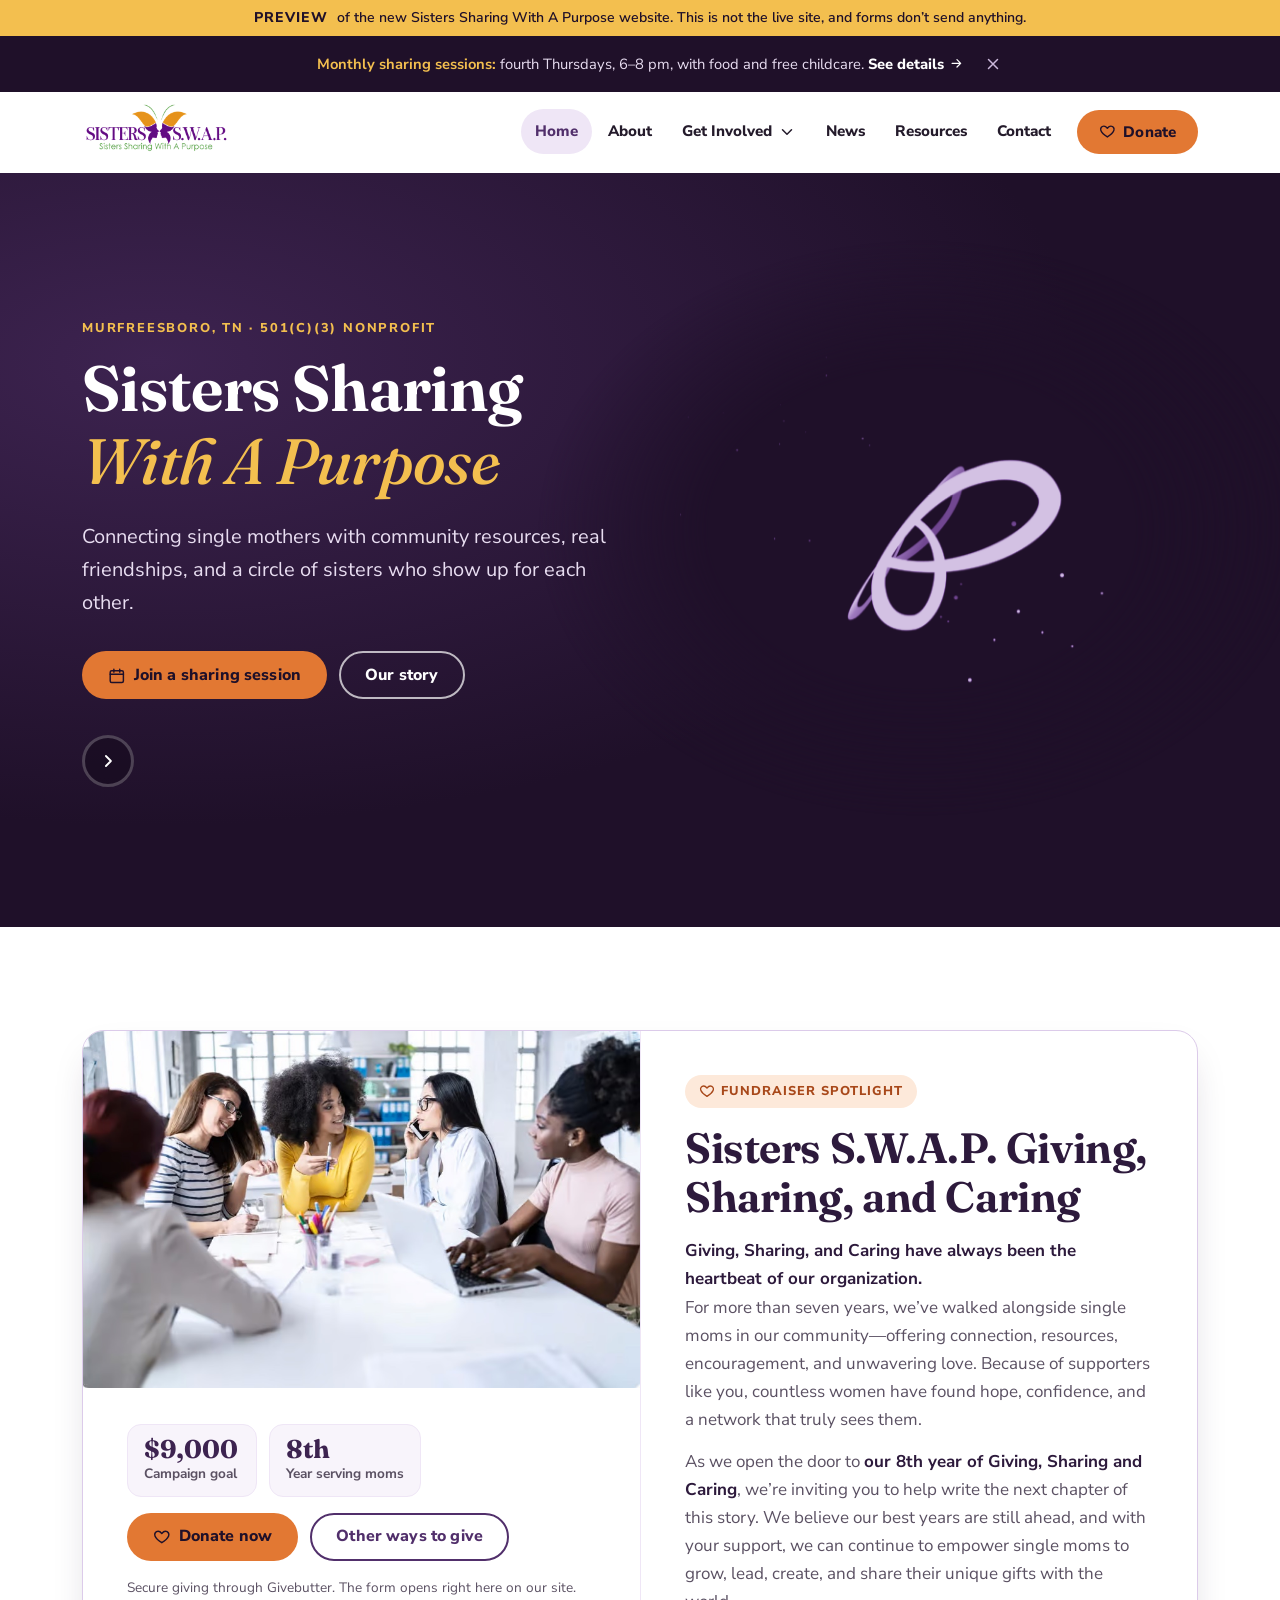
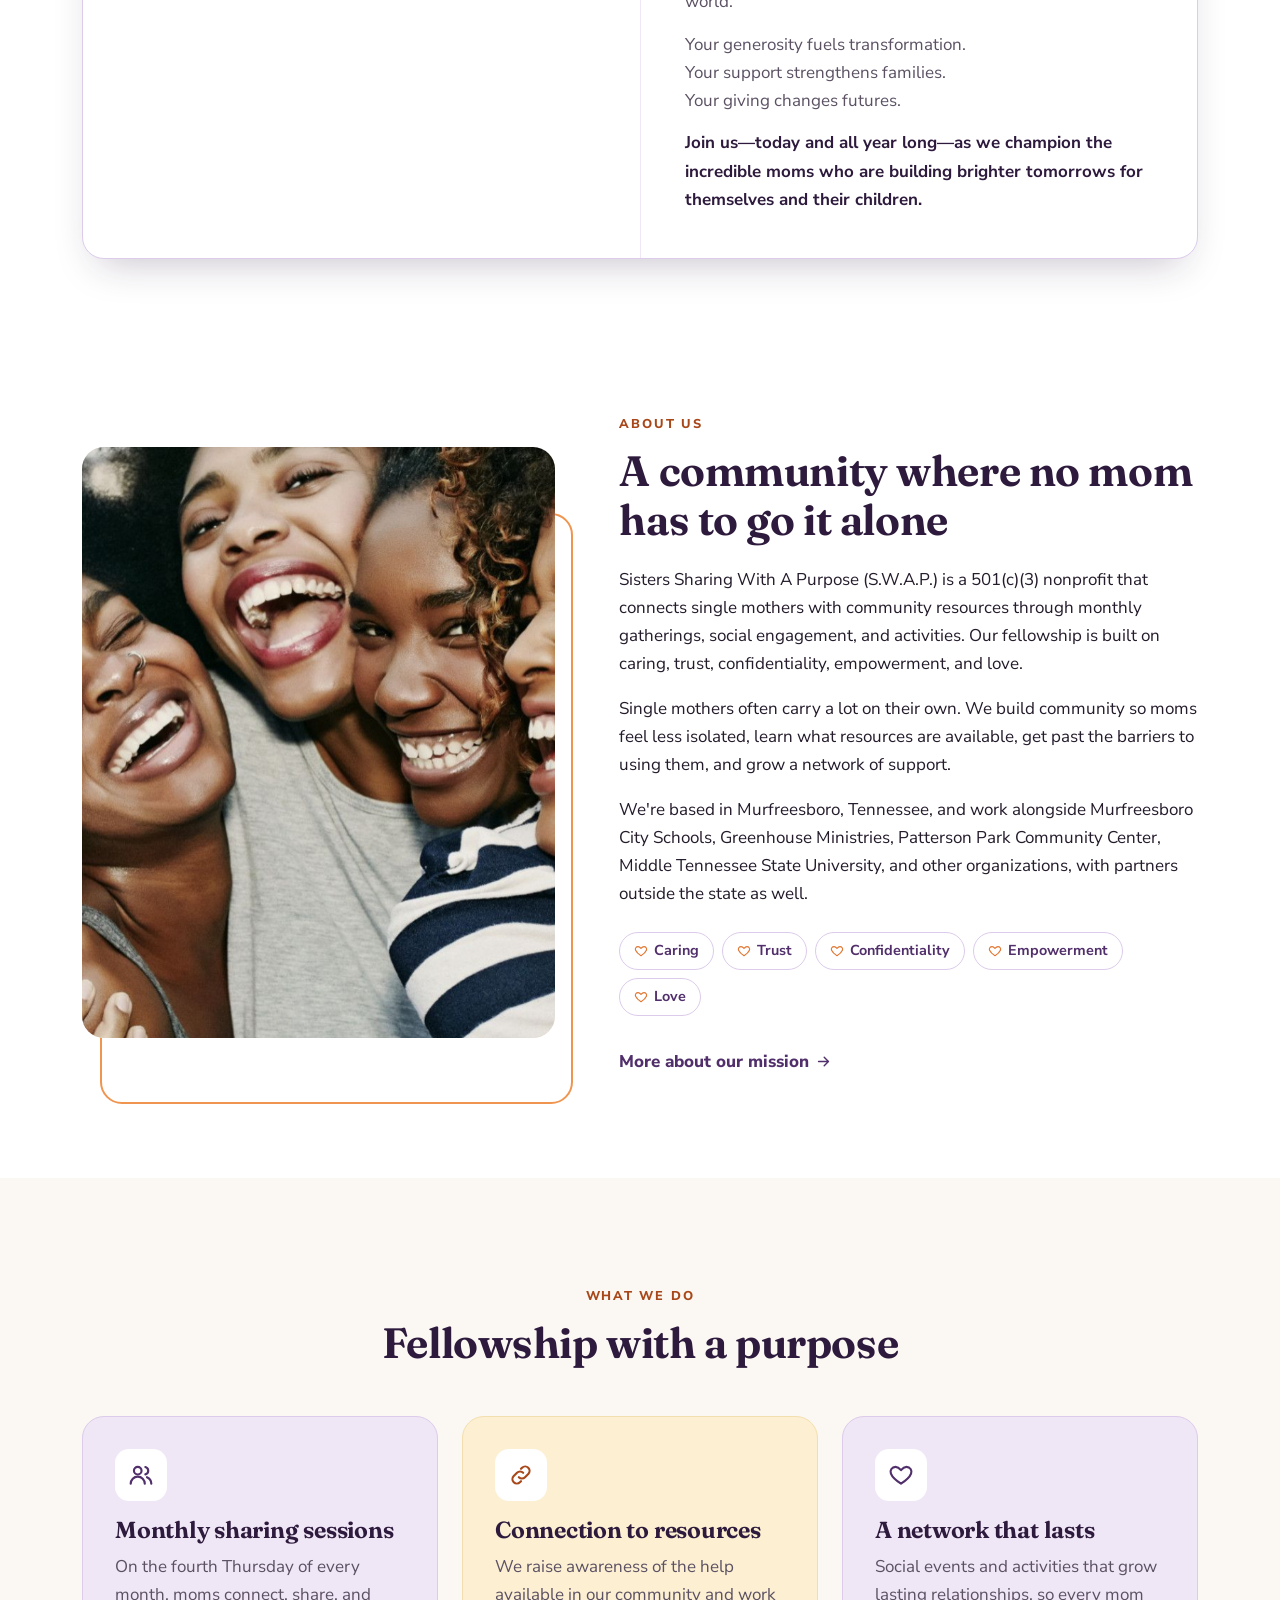
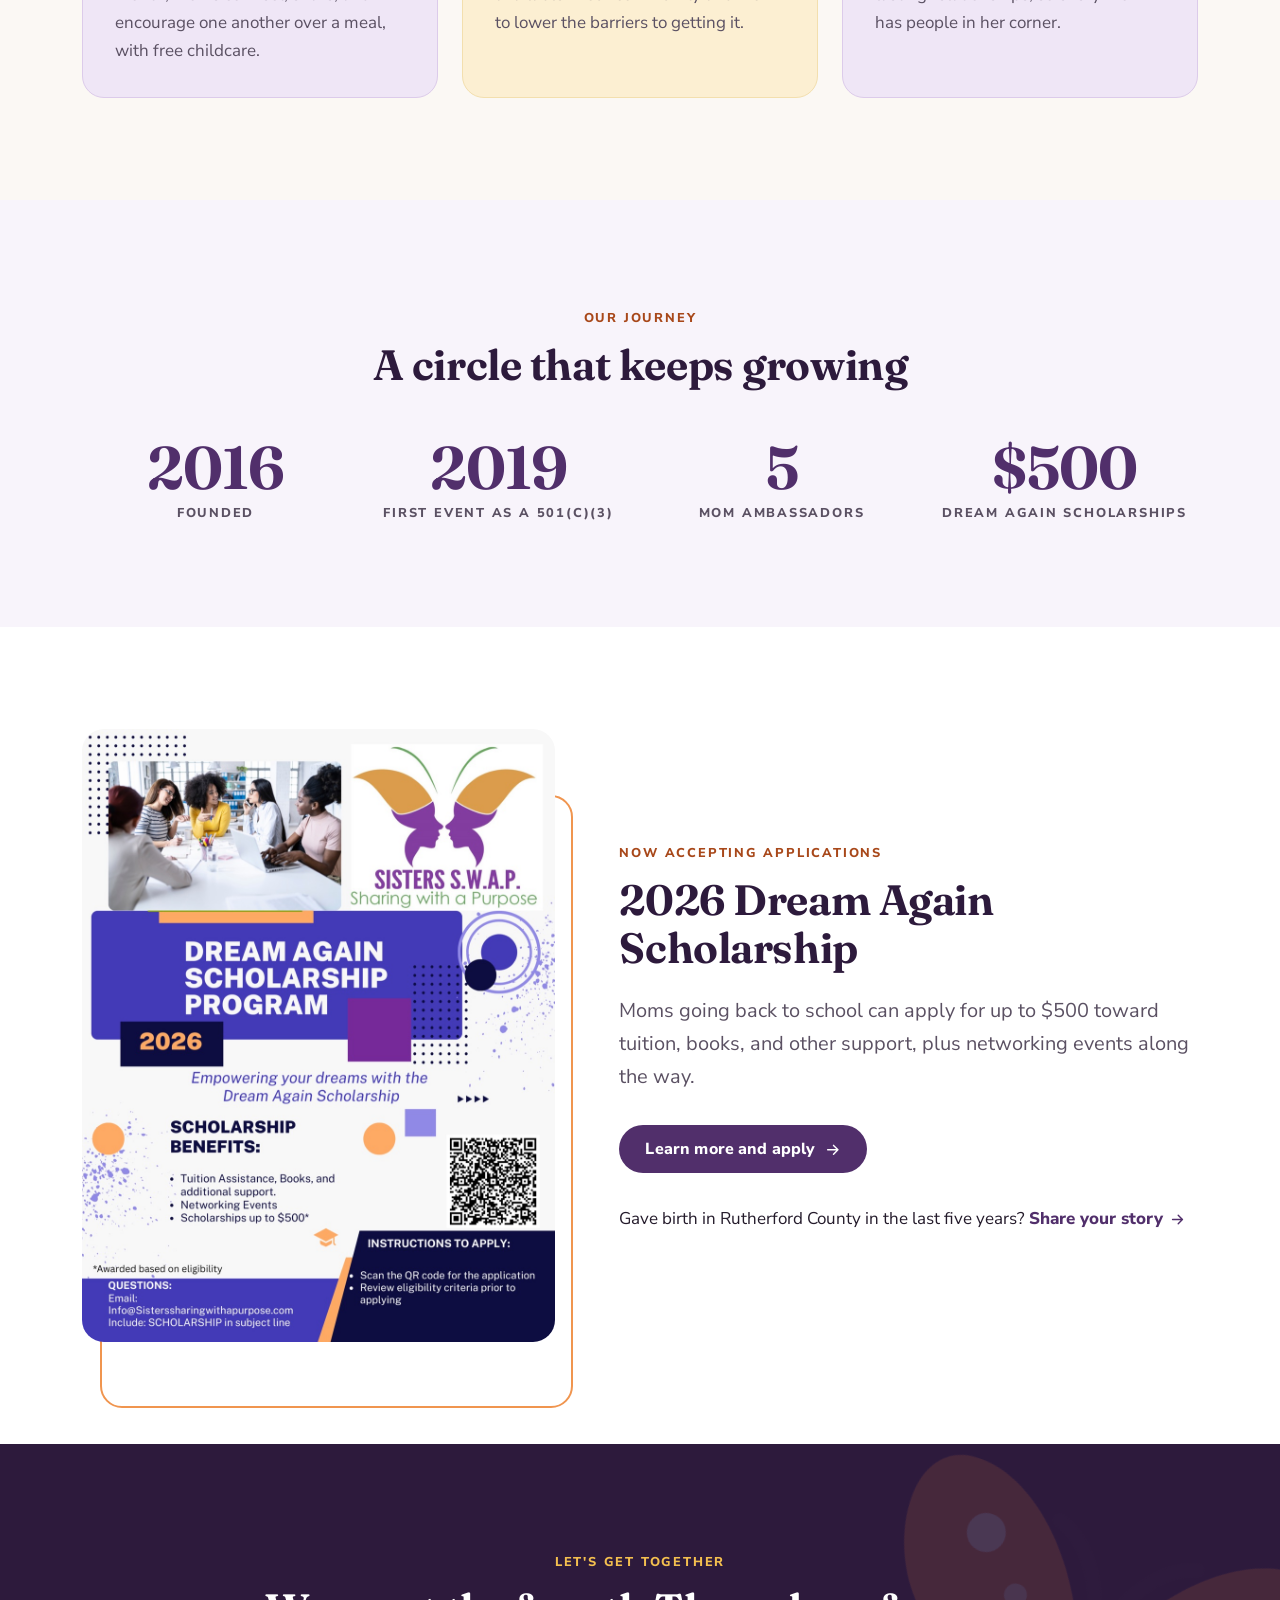
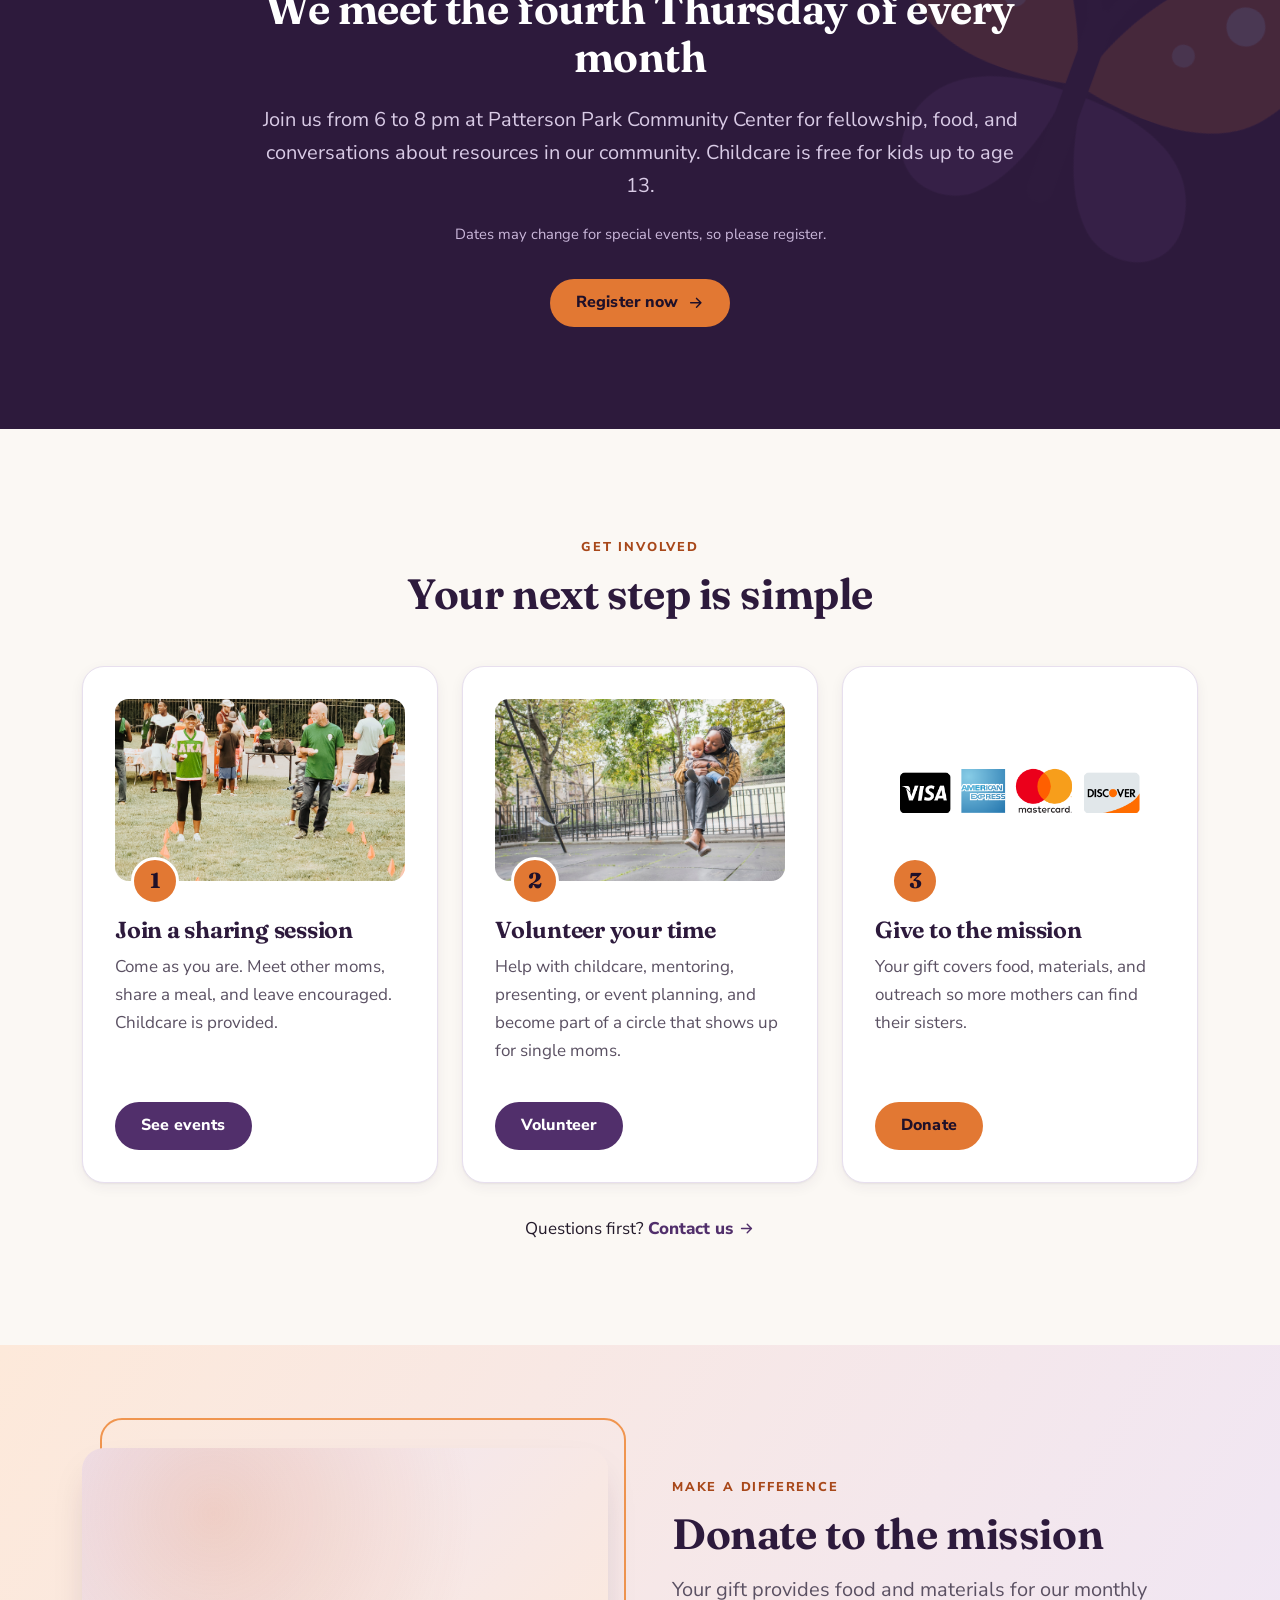
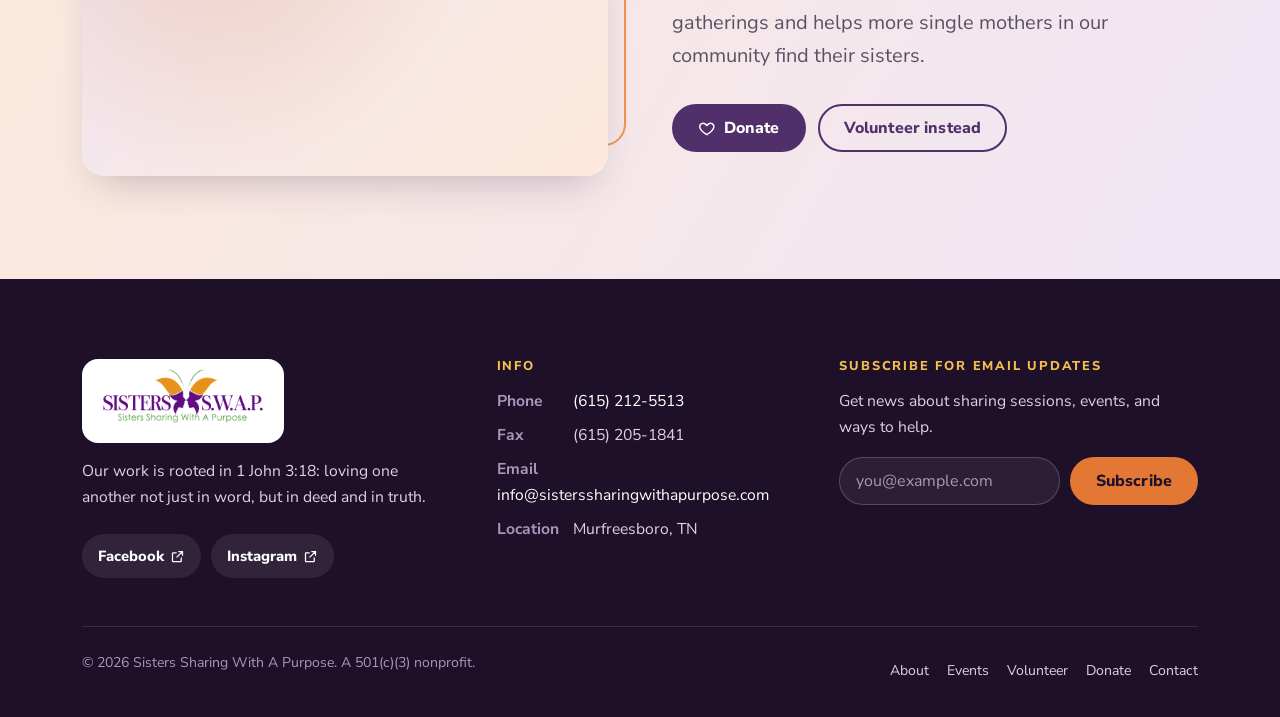
<file: index.html>
<!doctype html>
<html lang="en">
<head>
<meta charset="utf-8">
<meta name="viewport" content="width=device-width, initial-scale=1">
<meta name="robots" content="noindex, nofollow">
<title>Preview · Sisters Sharing With A Purpose | Murfreesboro, TN</title>
<meta name="description" content="Sisters Sharing With A Purpose (S.W.A.P.) is a Murfreesboro, TN nonprofit connecting single mothers with community resources, fellowship, and support.">
<meta name="theme-color" content="#2d1a3c">
<meta property="og:type" content="website">
<meta property="og:site_name" content="Sisters Sharing With A Purpose">
<meta property="og:title" content="Preview · Sisters Sharing With A Purpose | Murfreesboro, TN">
<meta property="og:description" content="Sisters Sharing With A Purpose (S.W.A.P.) is a Murfreesboro, TN nonprofit connecting single mothers with community resources, fellowship, and support.">
<link rel="icon" href="data:image/svg+xml,%3Csvg%20xmlns%3D%22http%3A//www.w3.org/2000/svg%22%20viewBox%3D%220%200%2064%2064%22%3E%3Cpath%20d%3D%22M31%2030C27%2018%2017%209%209%2011c-6%202-5%2012%200%2018%204%205%2012%206%2022%204z%22%20fill%3D%22%23e27833%22/%3E%3Cpath%20d%3D%22M33%2030c4-12%2014-21%2022-19%206%202%205%2012%200%2018-4%205-12%206-22%204z%22%20fill%3D%22%23e27833%22/%3E%3Cpath%20d%3D%22M31%2034c-9%200-16%203-17%2010-1%206%205%209%2010%206%204-3%206-9%207-16z%22%20fill%3D%22%236a3f8a%22/%3E%3Cpath%20d%3D%22M33%2034c9%200%2016%203%2017%2010%201%206-5%209-10%206-4-3-6-9-7-16z%22%20fill%3D%22%236a3f8a%22/%3E%3Crect%20x%3D%2230.5%22%20y%3D%2223%22%20width%3D%223%22%20height%3D%2225%22%20rx%3D%221.5%22%20fill%3D%22%232d1a3c%22/%3E%3C/svg%3E">
<link rel="preconnect" href="https://fonts.googleapis.com">
<link rel="preconnect" href="https://fonts.gstatic.com" crossorigin>
<link rel="stylesheet" href="https://fonts.googleapis.com/css2?family=Fraunces:ital,opsz,wght@0,9..144,400..800;1,9..144,400..700&family=Nunito+Sans:wght@400;600;700;800&display=swap">
<link rel="stylesheet" href="css/styles.css">
<script src="js/main.js" defer></script>
<script>document.documentElement.classList.add("js")</script>
</head>
<body>
<div class="preview-banner" role="note" style="background:#f3bf4f;color:#1f1029;font-family:'Nunito Sans',system-ui,-apple-system,'Segoe UI',Roboto,Arial,sans-serif;font-size:.88rem;font-weight:600;line-height:1.4;text-align:center;padding:8px 16px;"><strong style="font-weight:800;letter-spacing:.08em;text-transform:uppercase;margin-right:.35em">Preview</strong> of the new Sisters Sharing With A Purpose website. This is not the live site, and forms don&rsquo;t send anything.</div>
<a class="skip-link" href="#main">Skip to main content</a>
<div class="announce" id="announce" data-announce-id="2026-11-fourth-thursdays" role="region" aria-label="Announcement">
  <div class="container announce-inner">
    <p><strong>Monthly sharing sessions:</strong> fourth Thursdays, 6&ndash;8 pm, with food and free childcare. <a class="text-link" href="events.html">See details <svg viewBox="0 0 24 24" fill="none" stroke="currentColor" stroke-width="2" stroke-linecap="round" stroke-linejoin="round" aria-hidden="true"><path d="M5 12h14M13 6l6 6-6 6"/></svg></a></p>
    <button class="announce-close" type="button" aria-label="Dismiss announcement"><svg viewBox="0 0 24 24" fill="none" stroke="currentColor" stroke-width="2" stroke-linecap="round" aria-hidden="true"><path d="M18 6 6 18M6 6l12 12"/></svg></button>
  </div>
</div>
<script>try{var a=document.getElementById("announce");if(localStorage.getItem("announce-dismissed")===a.getAttribute("data-announce-id"))a.hidden=true}catch(e){}</script>
<header class="site-header">
  <div class="container header-inner">
    <a class="brand" href="index.html" aria-label="Sisters Sharing With A Purpose home">
      <img class="brand-logo" src="images/SSWAPLogo.png" alt="" width="478" height="180">
    </a>
    <button class="nav-toggle" type="button" aria-expanded="false" aria-controls="primary-nav">
      <svg class="icon-open" viewBox="0 0 24 24" fill="none" stroke="currentColor" stroke-width="2" stroke-linecap="round" aria-hidden="true"><path d="M4 7h16M4 12h16M4 17h16"/></svg>
      <svg class="icon-close" viewBox="0 0 24 24" fill="none" stroke="currentColor" stroke-width="2" stroke-linecap="round" aria-hidden="true"><path d="M18 6 6 18M6 6l12 12"/></svg>
      <span class="toggle-label">Menu</span>
    </button>
    <nav class="primary-nav" id="primary-nav" aria-label="Main">
      <ul class="nav-list">
        <li><a class="nav-link" href="index.html" aria-current="page">Home</a></li><li><a class="nav-link" href="about.html">About</a></li><li class="has-sub"><button class="nav-link sub-toggle" type="button" aria-expanded="false" aria-controls="sub-involved">Get Involved <svg viewBox="0 0 24 24" fill="none" stroke="currentColor" stroke-width="2" stroke-linecap="round" stroke-linejoin="round" aria-hidden="true" class="chev"><path d="m6 9 6 6 6-6"/></svg></button><ul class="submenu" id="sub-involved"><li><a href="volunteer.html">Volunteer</a></li><li><a href="events.html">Events</a></li><li><a href="gallery.html">Gallery</a></li></ul></li><li><a class="nav-link" href="news.html">News</a></li><li><a class="nav-link" href="resources.html">Resources</a></li><li><a class="nav-link" href="contact.html">Contact</a></li>
      </ul>
      <div class="nav-cta"><a class="btn btn-accent" href="donate.html"><svg viewBox="0 0 24 24" fill="none" stroke="currentColor" stroke-width="2" stroke-linecap="round" stroke-linejoin="round" aria-hidden="true"><path d="M12 20s-7.5-4.6-9.3-9.2C1.5 7.6 3.6 4.5 7 4.5c2 0 3.4 1.1 5 3 1.6-1.9 3-3 5-3 3.4 0 5.5 3.1 4.3 6.3C19.5 15.4 12 20 12 20z"/></svg> Donate</a></div>
    </nav>
  </div>
</header>
<main id="main">
<section class="hero hero--butterfly hero-carousel" aria-roledescription="carousel" aria-label="Welcome to Sisters Sharing With A Purpose">
  <div class="hero-art" aria-hidden="true">
    <picture>
      <source srcset="images/heroes/butterfly-purple-still.gif" media="(prefers-reduced-motion: reduce)">
      <img src="images/heroes/butterfly-purple.gif" alt="" width="800" height="600" fetchpriority="high" decoding="async">
    </picture>
  </div>
  <div class="container">
    <!-- Carousel: two slides that swap on a timer (js/main.js, "Hero carousel"). Without JavaScript both slides simply stack. -->
    <div class="hero-slides" aria-live="off">
      <div class="hero-slide hero-content is-active" role="group" aria-roledescription="slide" aria-label="1 of 2">
        <span class="eyebrow rise" style="--i:0">Murfreesboro, TN &middot; 501(c)(3) nonprofit</span>
        <h1 class="rise" style="--i:1">Sisters Sharing <em>With A Purpose</em></h1>
        <p class="lead rise" style="--i:2">Connecting single mothers with community resources, real friendships, and a circle of sisters who show up for each other.</p>
        <div class="btn-row stack-mobile rise" style="--i:3">
        <a class="btn btn-accent" href="events.html"><svg viewBox="0 0 24 24" fill="none" stroke="currentColor" stroke-width="2" stroke-linecap="round" stroke-linejoin="round" aria-hidden="true"><rect x="3" y="5" width="18" height="16" rx="2"/><path d="M3 10h18M8 3v4M16 3v4"/></svg> Join a sharing session</a>
        <a class="btn btn-ghost-light" href="about.html">Our story</a>
        </div>
      </div>
      <figure class="hero-slide hero-slide--quote" role="group" aria-roledescription="slide" aria-label="2 of 2">
        <blockquote><p>
          <span class="rise" style="--i:0">&ldquo;We delight in the beauty of the butterfly,</span>
          <span class="rise" style="--i:1">but rarely admit the changes</span>
          <span class="rise" style="--i:2">it has gone through to achieve that beauty.&rdquo;</span>
        </p></blockquote>
        <figcaption class="rise" style="--i:3">Maya Angelou</figcaption>
      </figure>
    </div>
    <div class="hero-controls">
      <!-- The gold ring fills up over each slide's time on screen, then the carousel moves on (js/main.js). -->
      <button class="hero-arrow hero-next" type="button" aria-label="Next slide"><svg class="hero-ring" viewBox="0 0 52 52" aria-hidden="true"><circle class="hero-ring-track" cx="26" cy="26" r="24.5"/><circle class="hero-ring-fill" cx="26" cy="26" r="24.5" pathLength="100"/></svg><svg class="hero-arrow-icon" viewBox="0 0 24 24" fill="none" stroke="currentColor" stroke-width="2.2" stroke-linecap="round" stroke-linejoin="round" aria-hidden="true"><path d="m9.5 6 6 6-6 6"/></svg></button>
    </div>
  </div>
</section>

<!-- Fundraiser spotlight: Givebutter campaign. Remove this section (here and on donate.html) when the campaign ends. -->
<section class="section spotlight-section" aria-labelledby="home-spotlight-title">
  <div class="container">
    <article class="spotlight">
      <div class="media"><img src="images/give.jpg" alt="Five women talking and working together around a table" width="884" height="567" loading="lazy" decoding="async"></div>
      <div class="spotlight-body">
        <span class="spotlight-badge"><svg viewBox="0 0 24 24" fill="none" stroke="currentColor" stroke-width="2" stroke-linecap="round" stroke-linejoin="round" aria-hidden="true"><path d="M12 20s-7.5-4.6-9.3-9.2C1.5 7.6 3.6 4.5 7 4.5c2 0 3.4 1.1 5 3 1.6-1.9 3-3 5-3 3.4 0 5.5 3.1 4.3 6.3C19.5 15.4 12 20 12 20z"/></svg> Fundraiser spotlight</span>
        <h2 id="home-spotlight-title">Sisters S.W.A.P. Giving, Sharing, and Caring</h2>
        <div class="spotlight-story" data-readmore="11em">
          <p><strong>Giving, Sharing, and Caring have always been the heartbeat of our organization.</strong><br>For more than seven years, we&rsquo;ve walked alongside single moms in our community&mdash;offering connection, resources, encouragement, and unwavering love. Because of supporters like you, countless women have found hope, confidence, and a network that truly sees them.</p>
          <p>As we open the door to <strong>our 8th year of Giving, Sharing and Caring</strong>, we&rsquo;re inviting you to help write the next chapter of this story. We believe our best years are still ahead, and with your support, we can continue to empower single moms to grow, lead, create, and share their unique gifts with the world.</p>
          <p>Your generosity fuels transformation.<br>Your support strengthens families.<br>Your giving changes futures.</p>
          <p><strong>Join us&mdash;today and all year long&mdash;as we champion the incredible moms who are building brighter tomorrows for themselves and their children.</strong></p>
        </div>
      </div>
      <div class="spotlight-actions">
        <ul class="spotlight-facts">
          <li><strong>$9,000</strong><span>Campaign goal</span></li>
          <li><strong>8th</strong><span>Year serving moms</span></li>
        </ul>
        <div class="btn-row stack-mobile">
          <a class="btn btn-accent" href="https://givebutter.com/0OvHKA" target="_blank" rel="noopener" data-donate-modal="https://givebutter.com/embed/c/0OvHKA" data-donate-title="Sisters S.W.A.P. Giving, Sharing, and Caring"><svg viewBox="0 0 24 24" fill="none" stroke="currentColor" stroke-width="2" stroke-linecap="round" stroke-linejoin="round" aria-hidden="true"><path d="M12 20s-7.5-4.6-9.3-9.2C1.5 7.6 3.6 4.5 7 4.5c2 0 3.4 1.1 5 3 1.6-1.9 3-3 5-3 3.4 0 5.5 3.1 4.3 6.3C19.5 15.4 12 20 12 20z"/></svg> Donate now</a>
          <a class="btn btn-outline" href="donate.html">Other ways to give</a>
        </div>
        <p class="spotlight-note">Secure giving through Givebutter. The form opens right here on our site.</p>
      </div>
    </article>
  </div>
</section>

<section class="section" aria-labelledby="about-title">
  <div class="container split wide-text">
    <div class="media-frame"><div class="media ratio-portrait"><img src="images/home-about.jpg" alt="Members of Sisters Sharing With A Purpose together at a gathering" loading="lazy" decoding="async"></div></div>
    <div>
      <span class="eyebrow">About us</span>
      <h2 id="about-title">A community where no mom has to go it alone</h2>
      <div data-readmore>
      <p>Sisters Sharing With A Purpose (S.W.A.P.) is a 501(c)(3) nonprofit that connects single mothers with community resources through monthly gatherings, social engagement, and activities. Our fellowship is built on caring, trust, confidentiality, empowerment, and love.</p>
      <p>Single mothers often carry a lot on their own. We build community so moms feel less isolated, learn what resources are available, get past the barriers to using them, and grow a network of support.</p>
      <p>We're based in Murfreesboro, Tennessee, and work alongside Murfreesboro City Schools, Greenhouse Ministries, Patterson Park Community Center, Middle Tennessee State University, and other organizations, with partners outside the state as well.</p>
      </div>
      <ul class="chips" aria-label="Our values"><li class="chip"><svg viewBox="0 0 24 24" fill="none" stroke="currentColor" stroke-width="2" stroke-linecap="round" stroke-linejoin="round" aria-hidden="true"><path d="M12 20s-7.5-4.6-9.3-9.2C1.5 7.6 3.6 4.5 7 4.5c2 0 3.4 1.1 5 3 1.6-1.9 3-3 5-3 3.4 0 5.5 3.1 4.3 6.3C19.5 15.4 12 20 12 20z"/></svg>Caring</li><li class="chip"><svg viewBox="0 0 24 24" fill="none" stroke="currentColor" stroke-width="2" stroke-linecap="round" stroke-linejoin="round" aria-hidden="true"><path d="M12 20s-7.5-4.6-9.3-9.2C1.5 7.6 3.6 4.5 7 4.5c2 0 3.4 1.1 5 3 1.6-1.9 3-3 5-3 3.4 0 5.5 3.1 4.3 6.3C19.5 15.4 12 20 12 20z"/></svg>Trust</li><li class="chip"><svg viewBox="0 0 24 24" fill="none" stroke="currentColor" stroke-width="2" stroke-linecap="round" stroke-linejoin="round" aria-hidden="true"><path d="M12 20s-7.5-4.6-9.3-9.2C1.5 7.6 3.6 4.5 7 4.5c2 0 3.4 1.1 5 3 1.6-1.9 3-3 5-3 3.4 0 5.5 3.1 4.3 6.3C19.5 15.4 12 20 12 20z"/></svg>Confidentiality</li><li class="chip"><svg viewBox="0 0 24 24" fill="none" stroke="currentColor" stroke-width="2" stroke-linecap="round" stroke-linejoin="round" aria-hidden="true"><path d="M12 20s-7.5-4.6-9.3-9.2C1.5 7.6 3.6 4.5 7 4.5c2 0 3.4 1.1 5 3 1.6-1.9 3-3 5-3 3.4 0 5.5 3.1 4.3 6.3C19.5 15.4 12 20 12 20z"/></svg>Empowerment</li><li class="chip"><svg viewBox="0 0 24 24" fill="none" stroke="currentColor" stroke-width="2" stroke-linecap="round" stroke-linejoin="round" aria-hidden="true"><path d="M12 20s-7.5-4.6-9.3-9.2C1.5 7.6 3.6 4.5 7 4.5c2 0 3.4 1.1 5 3 1.6-1.9 3-3 5-3 3.4 0 5.5 3.1 4.3 6.3C19.5 15.4 12 20 12 20z"/></svg>Love</li></ul>
      <p class="mt-2"><a class="text-link" href="about.html">More about our mission <svg viewBox="0 0 24 24" fill="none" stroke="currentColor" stroke-width="2" stroke-linecap="round" stroke-linejoin="round" aria-hidden="true"><path d="M5 12h14M13 6l6 6-6 6"/></svg></a></p>
    </div>
  </div>
</section>

<section class="section section-soft" aria-labelledby="what-title">
  <div class="container">
    <div class="section-head center">
      <span class="eyebrow">What we do</span>
      <h2 id="what-title">Fellowship with a purpose</h2>
    </div>
    <div class="grid-3">
      <details class="card m-collapse">
        <summary><div class="card-icon"><svg viewBox="0 0 24 24" fill="none" stroke="currentColor" stroke-width="2" stroke-linecap="round" stroke-linejoin="round" aria-hidden="true"><circle cx="9" cy="8" r="3.5"/><path d="M2.5 20a6.5 6.5 0 0 1 13 0"/><path d="M16 4.6a3.5 3.5 0 0 1 0 6.8M21.5 20a6.5 6.5 0 0 0-4-6"/></svg></div><h3>Monthly sharing sessions</h3></summary>
        <p>On the fourth Thursday of every month, moms connect, share, and encourage one another over a meal, with free childcare.</p>
      </details>
      <details class="card m-collapse">
        <summary><div class="card-icon accent"><svg viewBox="0 0 24 24" fill="none" stroke="currentColor" stroke-width="2" stroke-linecap="round" stroke-linejoin="round" aria-hidden="true"><path d="M10 14a4 4 0 0 0 5.7 0l3-3a4 4 0 0 0-5.7-5.7l-1 1"/><path d="M14 10a4 4 0 0 0-5.7 0l-3 3a4 4 0 0 0 5.7 5.7l1-1"/></svg></div><h3>Connection to resources</h3></summary>
        <p>We raise awareness of the help available in our community and work to lower the barriers to getting it.</p>
      </details>
      <details class="card m-collapse">
        <summary><div class="card-icon"><svg viewBox="0 0 24 24" fill="none" stroke="currentColor" stroke-width="2" stroke-linecap="round" stroke-linejoin="round" aria-hidden="true"><path d="M12 20s-7.5-4.6-9.3-9.2C1.5 7.6 3.6 4.5 7 4.5c2 0 3.4 1.1 5 3 1.6-1.9 3-3 5-3 3.4 0 5.5 3.1 4.3 6.3C19.5 15.4 12 20 12 20z"/></svg></div><h3>A network that lasts</h3></summary>
        <p>Social events and activities that grow lasting relationships, so every mom has people in her corner.</p>
      </details>
    </div>
  </div>
</section>

<section class="section section-lavender" aria-labelledby="impact-title">
  <div class="container">
    <div class="section-head center">
      <span class="eyebrow">Our journey</span>
      <h2 id="impact-title">A circle that keeps growing</h2>
    </div>
    <!-- Facts from the S.W.A.P. brochure and the In Review 2026 booklet (docs/). Keep in sync with donate.html. -->
    <ul class="stats">
      <li><span class="stat-num">2016</span><span class="stat-label">Founded</span></li>
      <li><span class="stat-num">2019</span><span class="stat-label">First event as a 501(c)(3)</span></li>
      <li><span class="stat-num">5</span><span class="stat-label">Mom Ambassadors</span></li>
      <li><span class="stat-num">$500</span><span class="stat-label">Dream Again scholarships</span></li>
    </ul>
  </div>
</section>

<section class="section" aria-labelledby="scholarship-callout-title">
  <div class="container split wide-text">
    <a class="media-frame media-frame--portrait media-frame--peek" href="resources.html#scholarship"><div class="media ratio-natural"><img src="images/resources/dream-again-scholarship-2026.jpg" alt="2026 Dream Again Scholarship Program flyer" width="1000" height="1294" loading="lazy" decoding="async"></div></a>
    <div>
      <span class="eyebrow">Now accepting applications</span>
      <h2 id="scholarship-callout-title">2026 Dream Again Scholarship</h2>
      <p class="lead">Moms going back to school can apply for up to $500 toward tuition, books, and other support, plus networking events along the way.</p>
      <div class="btn-row stack-mobile mt-2">
        <a class="btn btn-primary" href="resources.html#scholarship">Learn more and apply <svg viewBox="0 0 24 24" fill="none" stroke="currentColor" stroke-width="2" stroke-linecap="round" stroke-linejoin="round" aria-hidden="true"><path d="M5 12h14M13 6l6 6-6 6"/></svg></a>
      </div>
      <p class="mt-2">Gave birth in Rutherford County in the last five years? <a class="text-link" href="resources.html#your-voice-matters">Share your story <svg viewBox="0 0 24 24" fill="none" stroke="currentColor" stroke-width="2" stroke-linecap="round" stroke-linejoin="round" aria-hidden="true"><path d="M5 12h14M13 6l6 6-6 6"/></svg></a></p>
    </div>
  </div>
</section>

<!-- Filled by scripts/sync-social.mjs. Edits between these markers are overwritten. -->
<!-- SOCIAL:ig-home:start -->
<!-- SOCIAL:ig-home:end -->

<section class="section section-plum feature-band" aria-labelledby="together-title">
  <svg class="hero-butterfly" viewBox="0 0 64 64" aria-hidden="true" focusable="false"><path d="M31 30C27 18 17 9 9 11c-6 2-5 12 0 18 4 5 12 6 22 4z" fill="#e27833"/><path d="M33 30c4-12 14-21 22-19 6 2 5 12 0 18-4 5-12 6-22 4z" fill="#e27833"/><path d="M31 34c-9 0-16 3-17 10-1 6 5 9 10 6 4-3 6-9 7-16z" fill="#6a3f8a"/><path d="M33 34c9 0 16 3 17 10 1 6-5 9-10 6-4-3-6-9-7-16z" fill="#6a3f8a"/><circle cx="15" cy="19" r="2.4" fill="#fff" opacity=".85"/><circle cx="49" cy="19" r="2.4" fill="#fff" opacity=".85"/><circle cx="21" cy="25" r="1.4" fill="#fff" opacity=".7"/><circle cx="43" cy="25" r="1.4" fill="#fff" opacity=".7"/><rect x="30.5" y="23" width="3" height="25" rx="1.5" fill="#2d1a3c"/><path d="M31 24c-1.5-5-4.5-8.5-8-9.5M33 24c1.5-5 4.5-8.5 8-9.5" stroke="#2d1a3c" stroke-width="1.6" fill="none" stroke-linecap="round"/></svg>
  <div class="container container-narrow center">
    <span class="eyebrow">Let's get together</span>
    <h2 id="together-title">We meet the fourth Thursday of every month</h2>
    <p class="lead">Join us from 6 to 8 pm at Patterson Park Community Center for fellowship, food, and conversations about resources in our community. Childcare is free for kids up to age 13.</p>
    <p class="muted" style="color:#cbb8db;font-size:.92rem">Dates may change for special events, so please register.</p>
    <div class="btn-row mt-2" style="justify-content:center">
      <a class="btn btn-accent" href="events.html">Register now <svg viewBox="0 0 24 24" fill="none" stroke="currentColor" stroke-width="2" stroke-linecap="round" stroke-linejoin="round" aria-hidden="true"><path d="M5 12h14M13 6l6 6-6 6"/></svg></a>
    </div>
  </div>
</section>

<section class="section section-soft" aria-labelledby="steps-title">
  <div class="container">
    <div class="section-head center">
      <span class="eyebrow">Get involved</span>
      <h2 id="steps-title">Your next step is simple</h2>
    </div>
    <ol class="grid-3 steps">
      <li class="card step">
        <div class="media ratio-wide"><img src="images/events/past-event-01.jpg" alt="Moms gathered at a S.W.A.P. sharing session" loading="lazy" decoding="async"></div>
        <span class="step-num" aria-hidden="true">1</span>
        <h3>Join a sharing session</h3>
        <p>Come as you are. Meet other moms, share a meal, and leave encouraged. Childcare is provided.</p>
        <div class="card-actions"><a class="btn btn-primary" href="events.html">See events</a></div>
      </li>
      <li class="card step">
        <div class="media ratio-wide"><img src="images/volunteer-1.jpg" alt="S.W.A.P. volunteers at an event" loading="lazy" decoding="async"></div>
        <span class="step-num" aria-hidden="true">2</span>
        <h3>Volunteer your time</h3>
        <p>Help with childcare, mentoring, presenting, or event planning, and become part of a circle that shows up for single moms.</p>
        <div class="card-actions"><a class="btn btn-primary" href="volunteer.html">Volunteer</a></div>
      </li>
      <li class="card step">
        <div class="media ratio-wide"><img src="images/donate-feature.png" alt="Support Sisters Sharing With A Purpose" loading="lazy" decoding="async"></div>
        <span class="step-num" aria-hidden="true">3</span>
        <h3>Give to the mission</h3>
        <p>Your gift covers food, materials, and outreach so more mothers can find their sisters.</p>
        <div class="card-actions"><a class="btn btn-accent" href="donate.html">Donate</a></div>
      </li>
    </ol>
    <p class="center mt-2">Questions first? <a class="text-link" href="contact.html">Contact us <svg viewBox="0 0 24 24" fill="none" stroke="currentColor" stroke-width="2" stroke-linecap="round" stroke-linejoin="round" aria-hidden="true"><path d="M5 12h14M13 6l6 6-6 6"/></svg></a></p>
  </div>
</section>

<section class="section donate-band" aria-labelledby="donate-band-title">
  <div class="container split">
    <div class="media-frame"><div class="media ratio-wide"><img src="images/butterfly.jpg" alt="A monarch butterfly resting on a flower" loading="lazy" decoding="async"></div></div>
    <div>
      <span class="eyebrow">Make a difference</span>
      <h2 id="donate-band-title">Donate to the mission</h2>
      <p class="lead">Your gift provides food and materials for our monthly gatherings and helps more single mothers in our community find their sisters.</p>
      <div class="btn-row stack-mobile mt-2">
        <a class="btn btn-primary" href="donate.html"><svg viewBox="0 0 24 24" fill="none" stroke="currentColor" stroke-width="2" stroke-linecap="round" stroke-linejoin="round" aria-hidden="true"><path d="M12 20s-7.5-4.6-9.3-9.2C1.5 7.6 3.6 4.5 7 4.5c2 0 3.4 1.1 5 3 1.6-1.9 3-3 5-3 3.4 0 5.5 3.1 4.3 6.3C19.5 15.4 12 20 12 20z"/></svg> Donate</a>
        <a class="btn btn-outline" href="volunteer.html">Volunteer instead</a>
      </div>
    </div>
  </div>
</section>

</main>
<footer class="site-footer">
  <div class="container">
    <div class="footer-grid">
      <div>
        <a class="footer-brand" href="index.html" aria-label="Sisters Sharing With A Purpose home">
          <img class="brand-logo" src="images/SSWAPLogo.png" alt="" width="478" height="180" loading="lazy" decoding="async">
        </a>
        <h2 class="visually-hidden">About us</h2>
        <p>Our work is rooted in 1 John 3:18: loving one another not just in word, but in deed and in truth.</p>
        <ul class="social" aria-label="Social media">
          <li><a href="https://www.facebook.com/Sisters-Sharing-With-A-Purpose-107696370702715/" target="_blank" rel="noopener">Facebook <svg viewBox="0 0 24 24" fill="none" stroke="currentColor" stroke-width="2" stroke-linecap="round" stroke-linejoin="round" aria-hidden="true"><path d="M14 4h6v6M20 4l-9 9"/><path d="M18 14v5a1 1 0 0 1-1 1H5a1 1 0 0 1-1-1V7a1 1 0 0 1 1-1h5"/></svg></a></li>
          <li><a href="https://www.instagram.com/sisterssharingwithapurpose/" target="_blank" rel="noopener">Instagram <svg viewBox="0 0 24 24" fill="none" stroke="currentColor" stroke-width="2" stroke-linecap="round" stroke-linejoin="round" aria-hidden="true"><path d="M14 4h6v6M20 4l-9 9"/><path d="M18 14v5a1 1 0 0 1-1 1H5a1 1 0 0 1-1-1V7a1 1 0 0 1 1-1h5"/></svg></a></li>
        </ul>
      </div>
      <details class="m-collapse">
        <summary><h2>Info</h2></summary>
        <div class="m-collapse-body">
        <ul class="footer-info">
          <li><span>Phone</span> <a href="tel:+16152125513">(615) 212-5513</a></li>
          <li><span>Fax</span> (615) 205-1841</li>
          <li><span>Email</span> <a href="mailto:info@sisterssharingwithapurpose.com">info@sisterssharingwithapurpose.com</a></li>
          <li><span>Location</span> Murfreesboro, TN</li>
        </ul>
        </div>
      </details>
      <details class="m-collapse">
        <summary><h2>Subscribe for email updates</h2></summary>
        <div class="m-collapse-body">
        <p>Get news about sharing sessions, events, and ways to help.</p>
        <!-- Point this form's action at your email provider (e.g. Mailchimp) to collect real sign-ups. -->
        <form class="subscribe-form" action="#" method="post" data-form>
          <div class="subscribe">
            <label class="visually-hidden" for="sub-email">Email address</label>
            <input id="sub-email" type="email" name="email" placeholder="you@example.com" autocomplete="email" required>
            <button class="btn btn-accent" type="submit">Subscribe</button>
          </div>
          <p class="form-status" role="status">Thanks for subscribing!</p>
        </form>
        </div>
      </details>
    </div>
    <div class="footer-bottom">
      <p class="mt-0">&copy; <span data-year>2026</span> Sisters Sharing With A Purpose. A 501(c)(3) nonprofit.</p>
      <ul class="footer-links">
        <li><a href="about.html">About</a></li>
        <li><a href="events.html">Events</a></li>
        <li><a href="volunteer.html">Volunteer</a></li>
        <li><a href="donate.html">Donate</a></li>
        <li><a href="contact.html">Contact</a></li>
      </ul>
    </div>
  </div>
</footer>
</body>
</html>
</file>
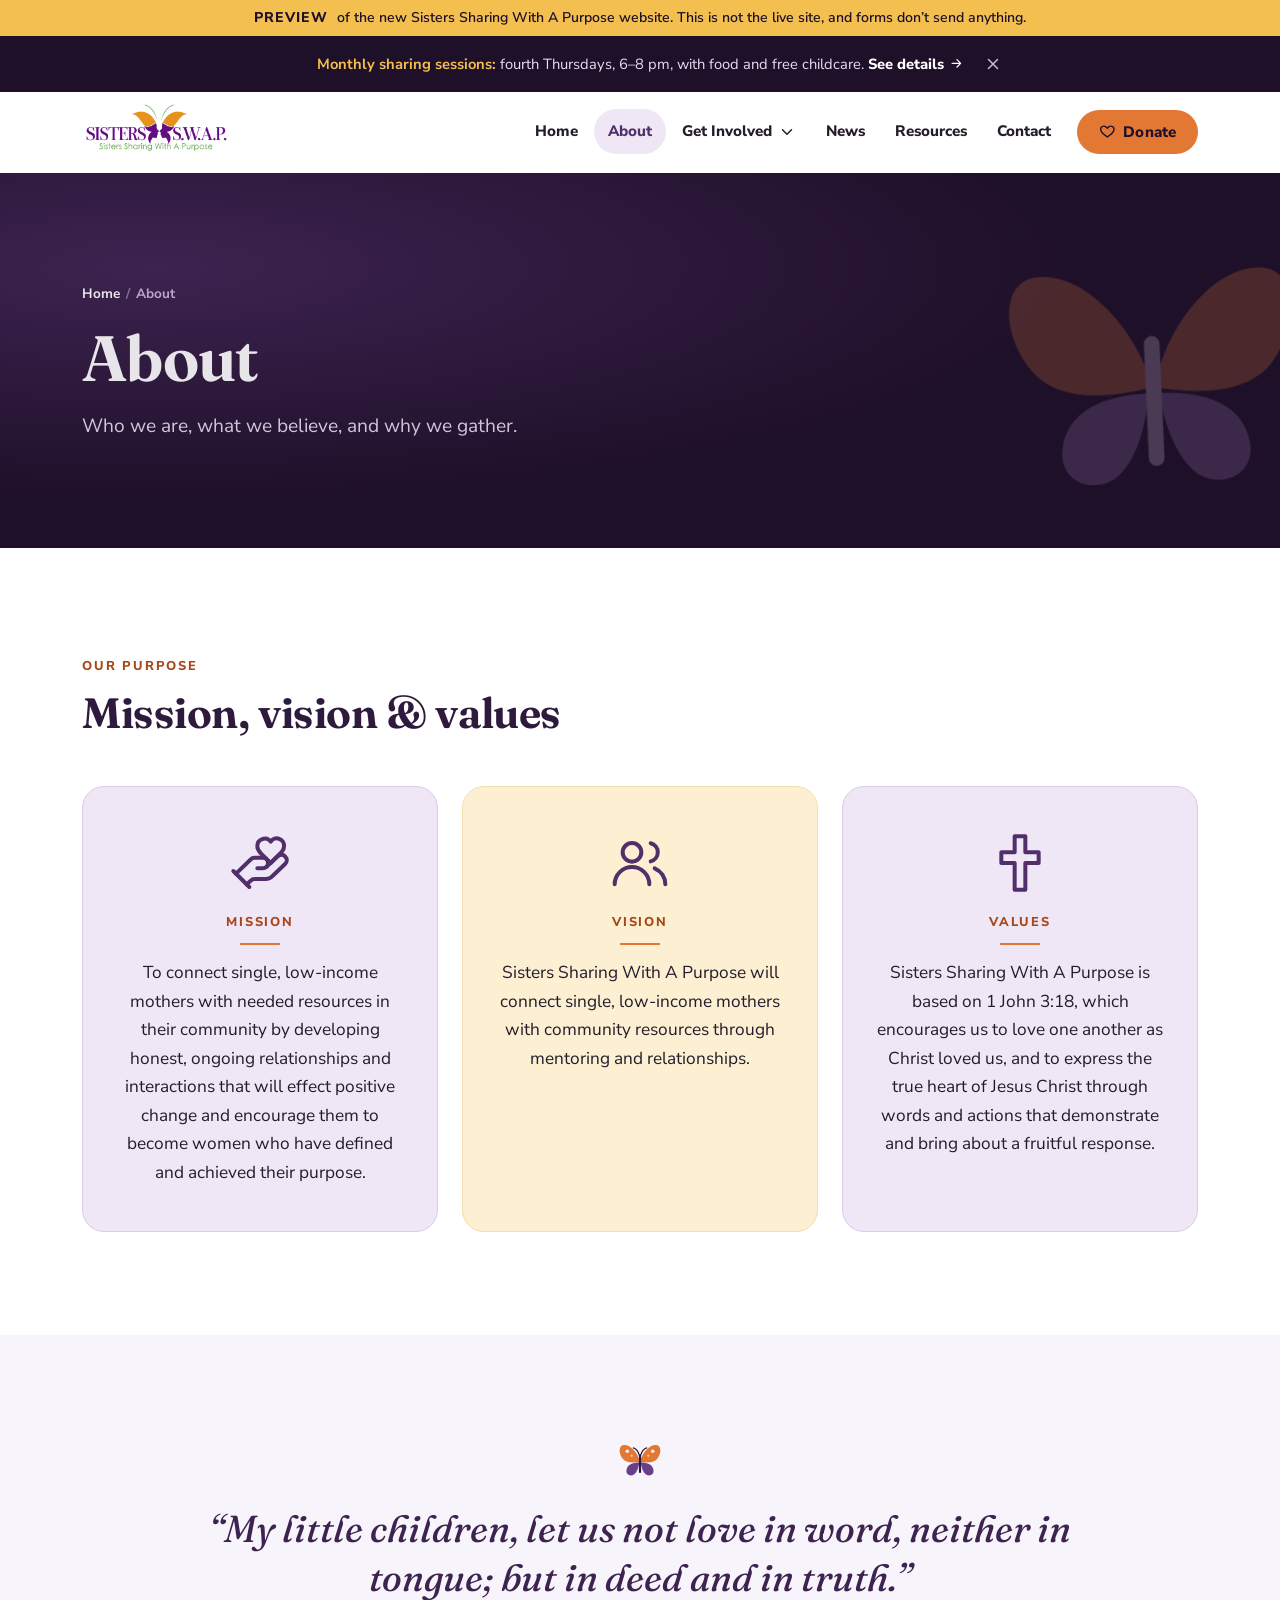
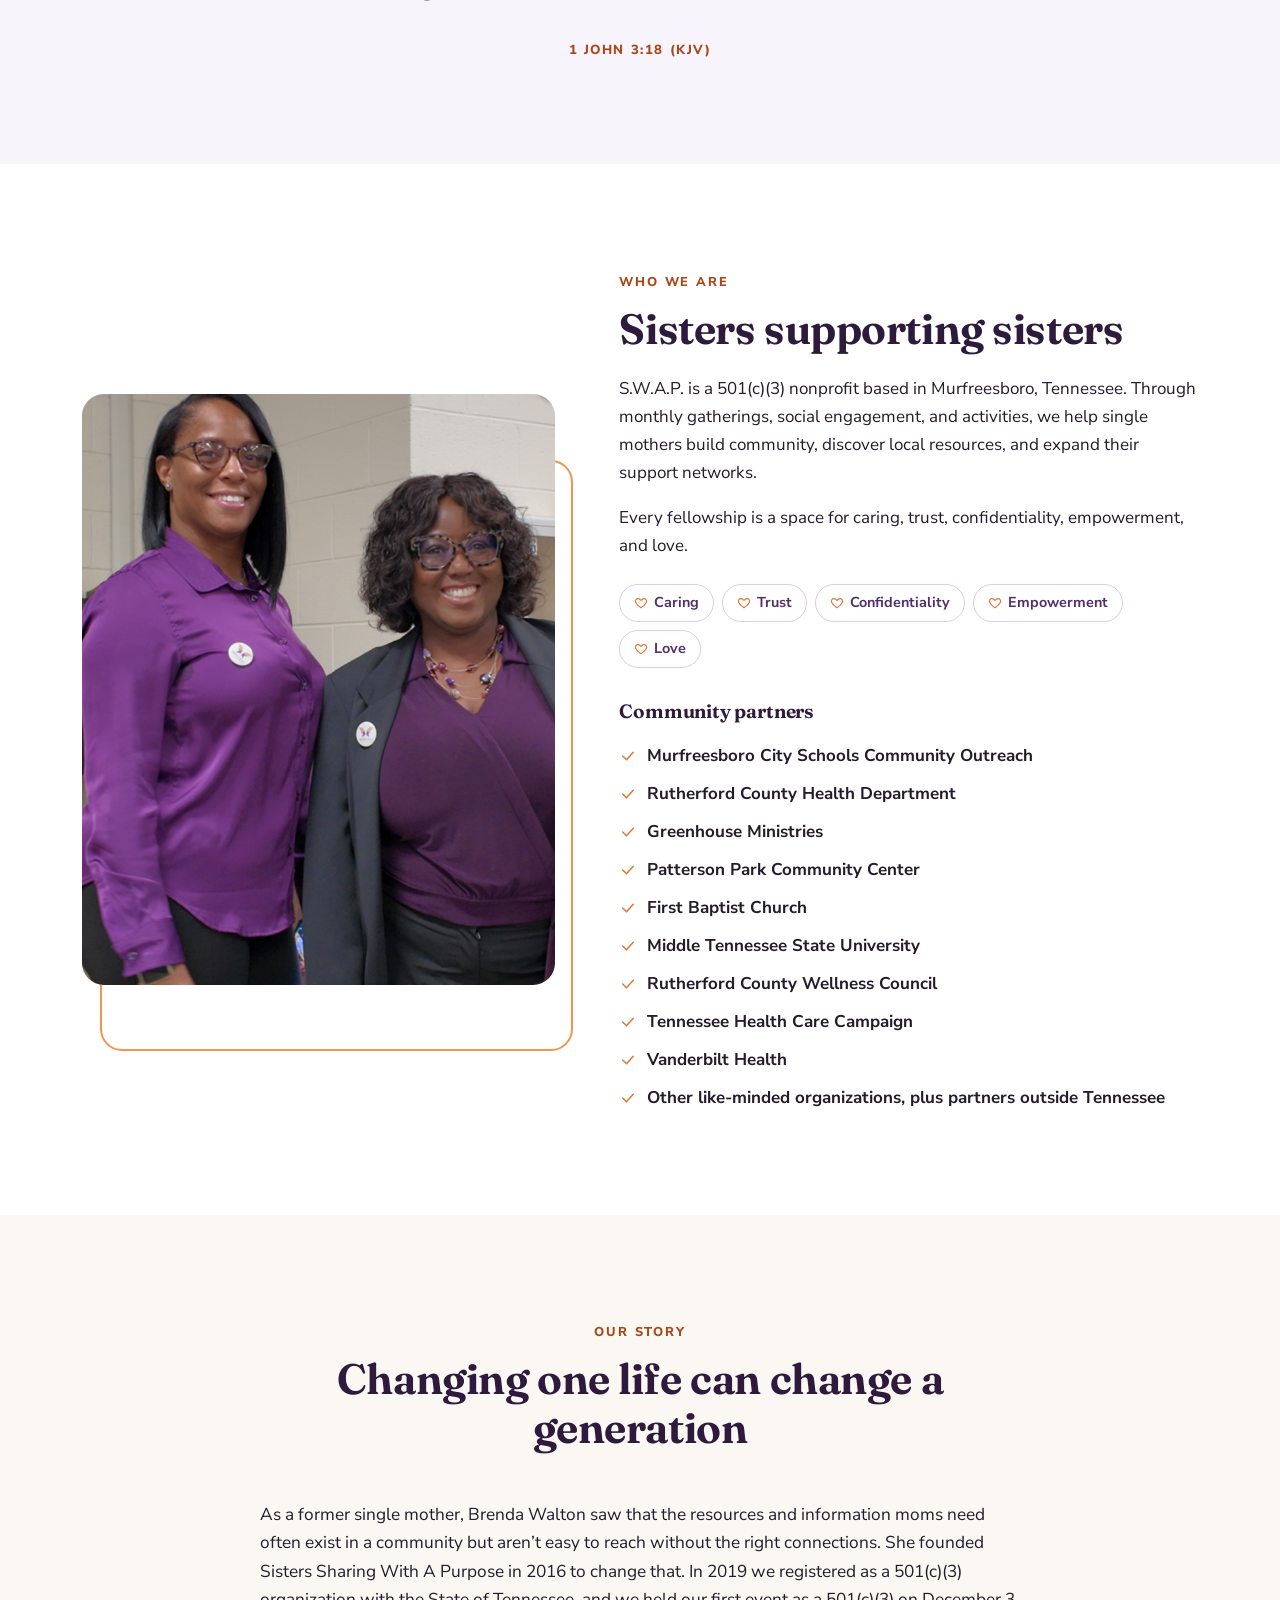
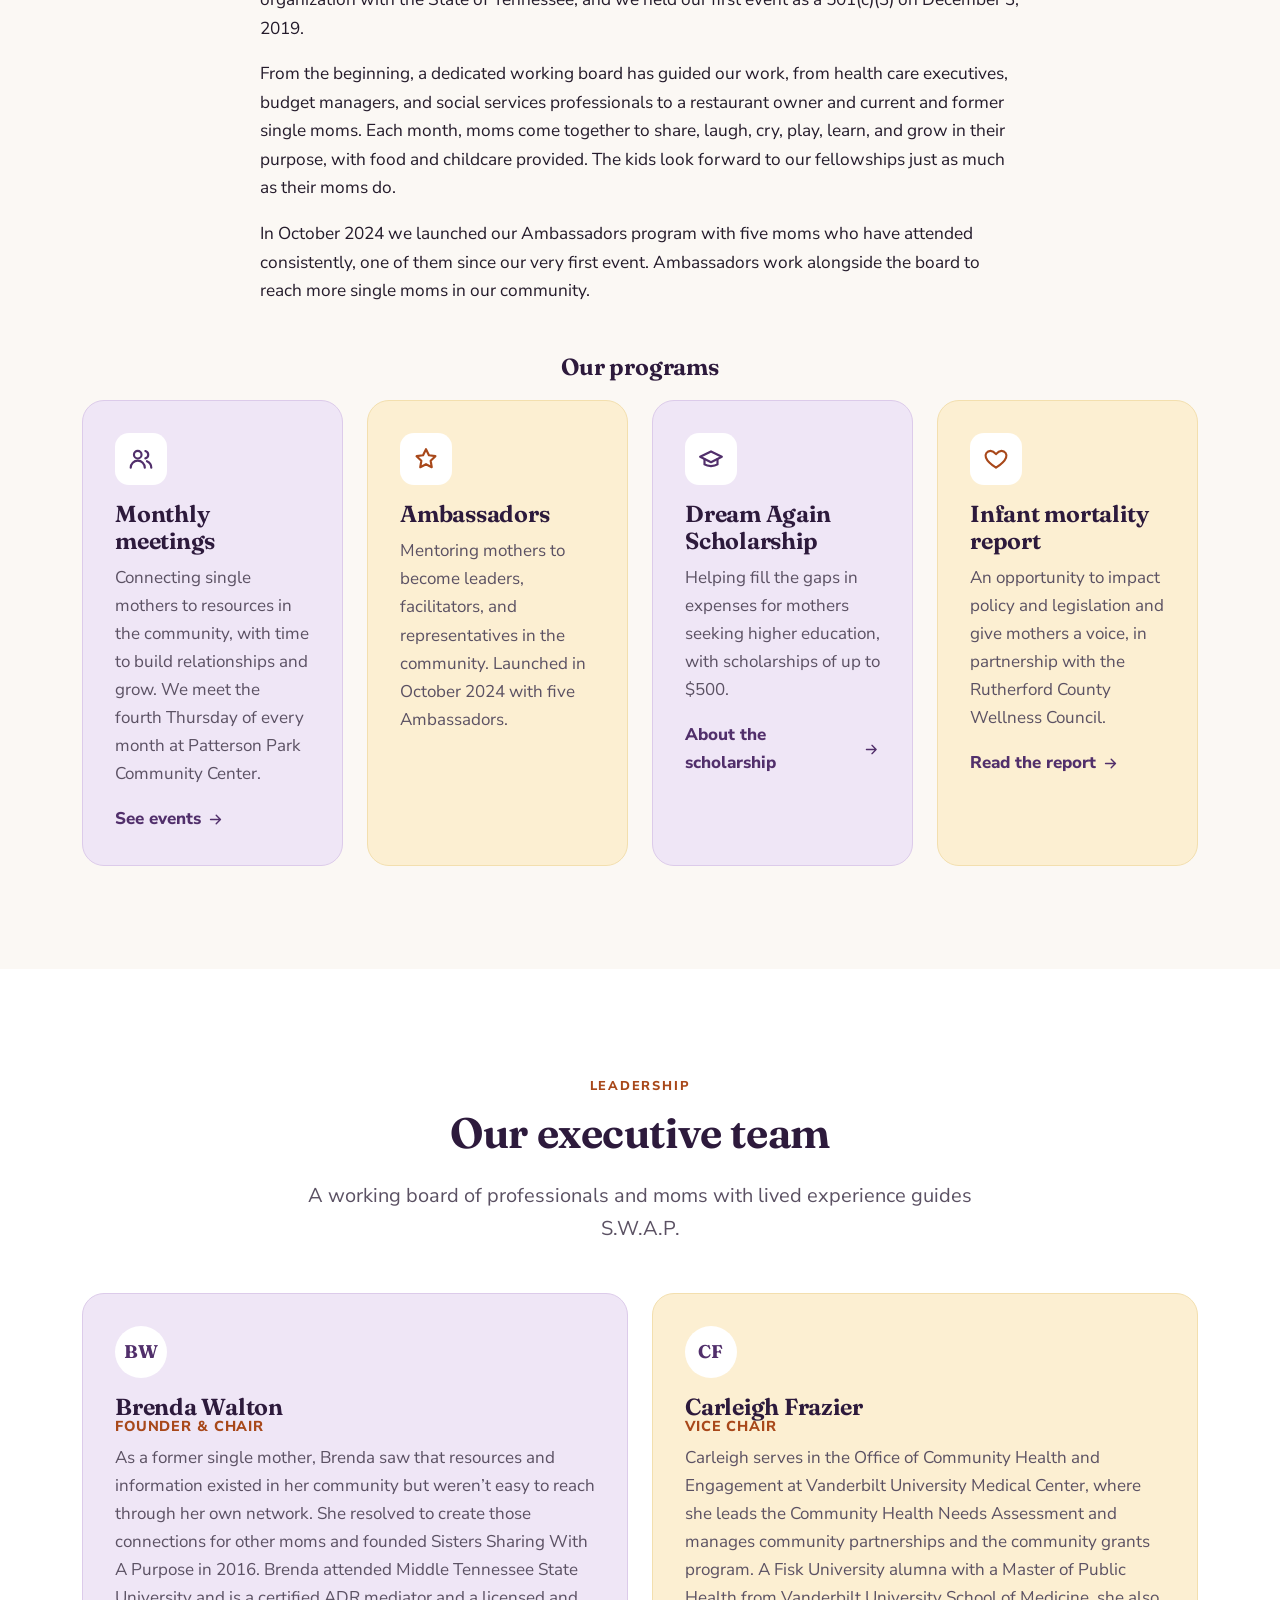
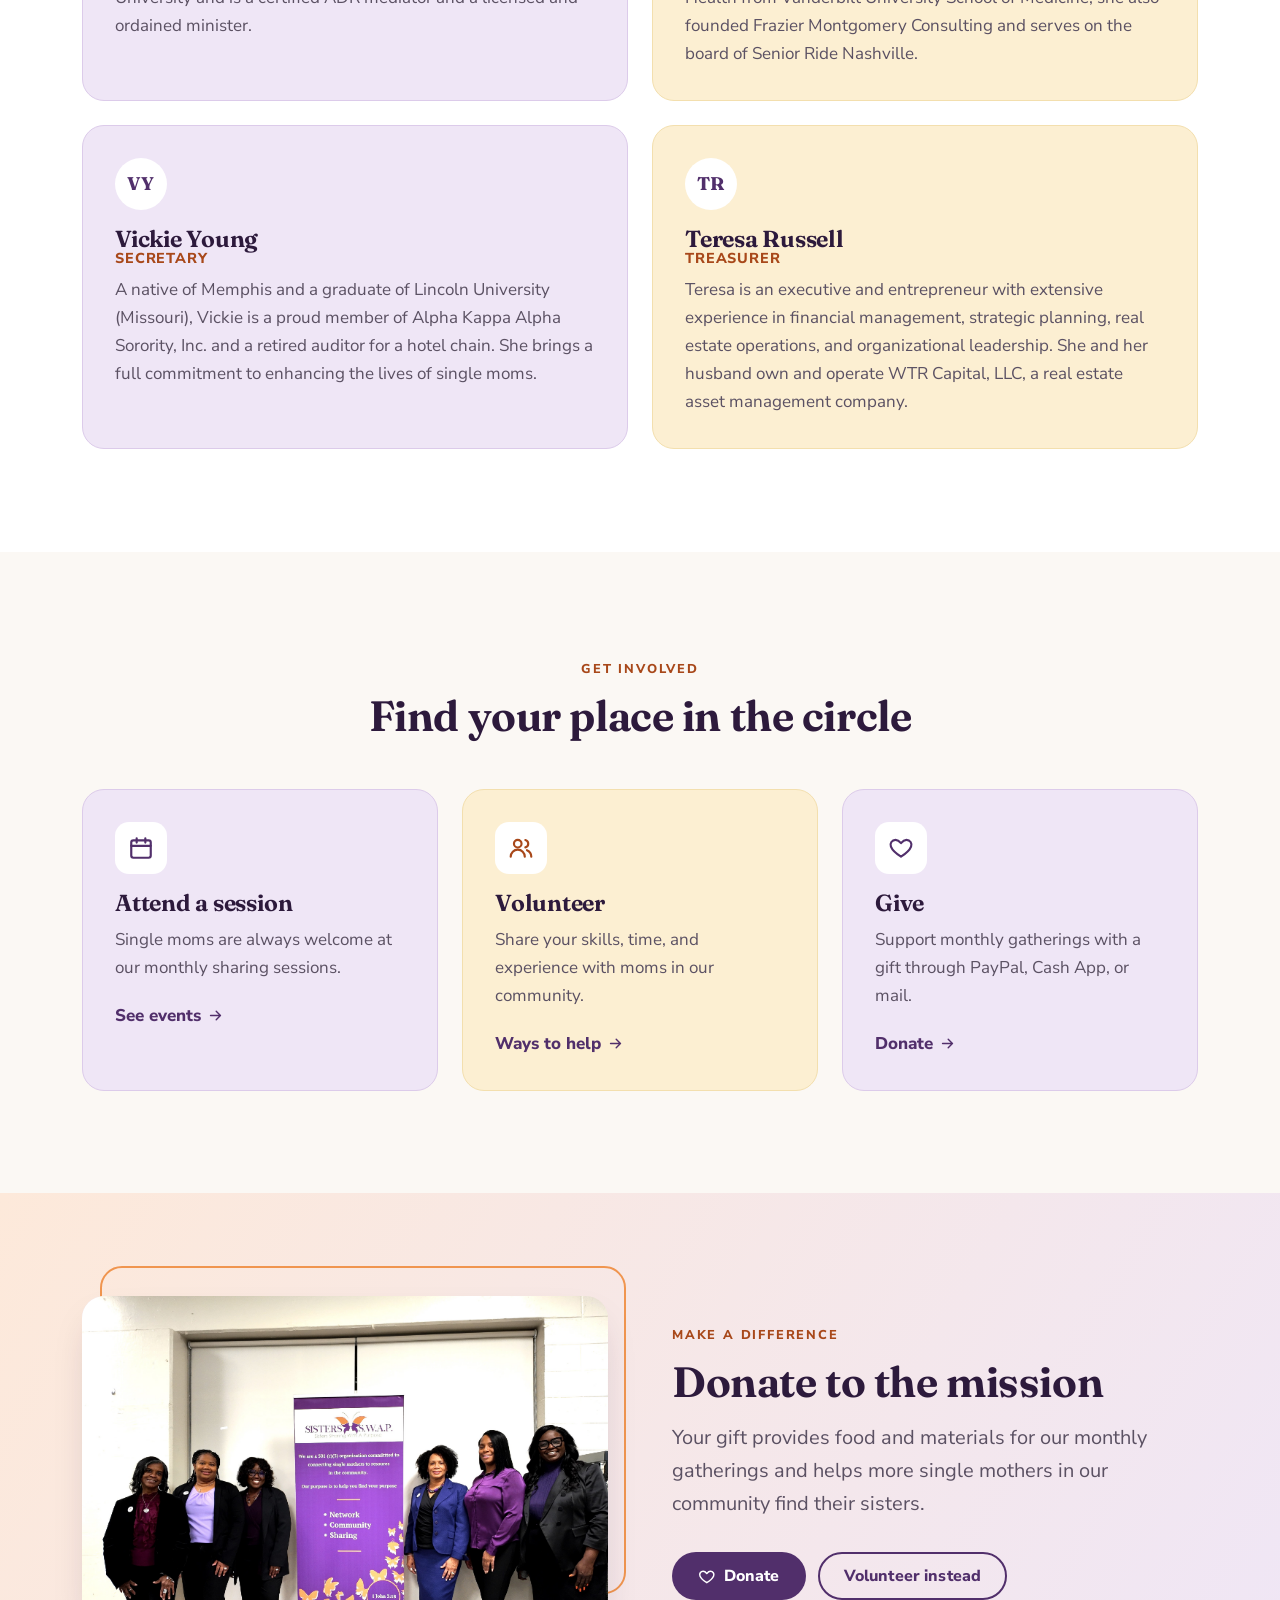
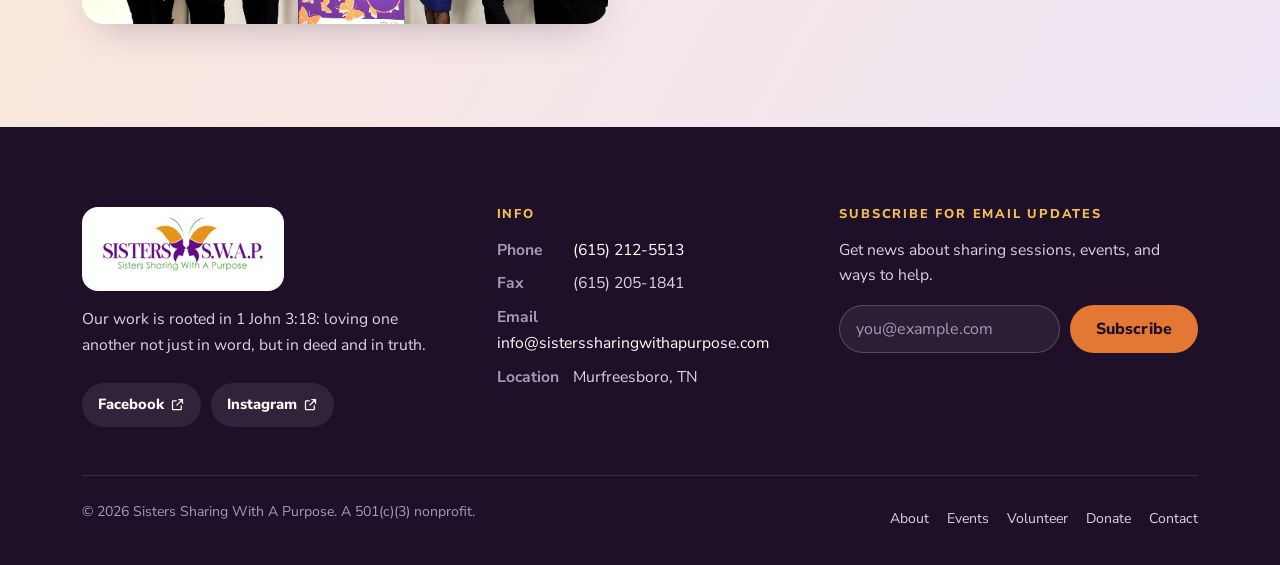
<file: about.html>
<!doctype html>
<html lang="en">
<head>
<meta charset="utf-8">
<meta name="viewport" content="width=device-width, initial-scale=1">
<meta name="robots" content="noindex, nofollow">
<title>Preview · About | Sisters Sharing With A Purpose</title>
<meta name="description" content="The mission, vision, and values of Sisters Sharing With A Purpose, a Murfreesboro, TN nonprofit serving single mothers.">
<meta name="theme-color" content="#2d1a3c">
<meta property="og:type" content="website">
<meta property="og:site_name" content="Sisters Sharing With A Purpose">
<meta property="og:title" content="Preview · About | Sisters Sharing With A Purpose">
<meta property="og:description" content="The mission, vision, and values of Sisters Sharing With A Purpose, a Murfreesboro, TN nonprofit serving single mothers.">
<link rel="icon" href="data:image/svg+xml,%3Csvg%20xmlns%3D%22http%3A//www.w3.org/2000/svg%22%20viewBox%3D%220%200%2064%2064%22%3E%3Cpath%20d%3D%22M31%2030C27%2018%2017%209%209%2011c-6%202-5%2012%200%2018%204%205%2012%206%2022%204z%22%20fill%3D%22%23e27833%22/%3E%3Cpath%20d%3D%22M33%2030c4-12%2014-21%2022-19%206%202%205%2012%200%2018-4%205-12%206-22%204z%22%20fill%3D%22%23e27833%22/%3E%3Cpath%20d%3D%22M31%2034c-9%200-16%203-17%2010-1%206%205%209%2010%206%204-3%206-9%207-16z%22%20fill%3D%22%236a3f8a%22/%3E%3Cpath%20d%3D%22M33%2034c9%200%2016%203%2017%2010%201%206-5%209-10%206-4-3-6-9-7-16z%22%20fill%3D%22%236a3f8a%22/%3E%3Crect%20x%3D%2230.5%22%20y%3D%2223%22%20width%3D%223%22%20height%3D%2225%22%20rx%3D%221.5%22%20fill%3D%22%232d1a3c%22/%3E%3C/svg%3E">
<link rel="preconnect" href="https://fonts.googleapis.com">
<link rel="preconnect" href="https://fonts.gstatic.com" crossorigin>
<link rel="stylesheet" href="https://fonts.googleapis.com/css2?family=Fraunces:ital,opsz,wght@0,9..144,400..800;1,9..144,400..700&family=Nunito+Sans:wght@400;600;700;800&display=swap">
<link rel="stylesheet" href="css/styles.css">
<script src="js/main.js" defer></script>
</head>
<body>
<div class="preview-banner" role="note" style="background:#f3bf4f;color:#1f1029;font-family:'Nunito Sans',system-ui,-apple-system,'Segoe UI',Roboto,Arial,sans-serif;font-size:.88rem;font-weight:600;line-height:1.4;text-align:center;padding:8px 16px;"><strong style="font-weight:800;letter-spacing:.08em;text-transform:uppercase;margin-right:.35em">Preview</strong> of the new Sisters Sharing With A Purpose website. This is not the live site, and forms don&rsquo;t send anything.</div>
<a class="skip-link" href="#main">Skip to main content</a>
<div class="announce" id="announce" data-announce-id="2026-11-fourth-thursdays" role="region" aria-label="Announcement">
  <div class="container announce-inner">
    <p><strong>Monthly sharing sessions:</strong> fourth Thursdays, 6&ndash;8 pm, with food and free childcare. <a class="text-link" href="events.html">See details <svg viewBox="0 0 24 24" fill="none" stroke="currentColor" stroke-width="2" stroke-linecap="round" stroke-linejoin="round" aria-hidden="true"><path d="M5 12h14M13 6l6 6-6 6"/></svg></a></p>
    <button class="announce-close" type="button" aria-label="Dismiss announcement"><svg viewBox="0 0 24 24" fill="none" stroke="currentColor" stroke-width="2" stroke-linecap="round" aria-hidden="true"><path d="M18 6 6 18M6 6l12 12"/></svg></button>
  </div>
</div>
<script>try{var a=document.getElementById("announce");if(localStorage.getItem("announce-dismissed")===a.getAttribute("data-announce-id"))a.hidden=true}catch(e){}</script>
<header class="site-header">
  <div class="container header-inner">
    <a class="brand" href="index.html" aria-label="Sisters Sharing With A Purpose home">
      <img class="brand-logo" src="images/SSWAPLogo.png" alt="" width="478" height="180">
    </a>
    <button class="nav-toggle" type="button" aria-expanded="false" aria-controls="primary-nav">
      <svg class="icon-open" viewBox="0 0 24 24" fill="none" stroke="currentColor" stroke-width="2" stroke-linecap="round" aria-hidden="true"><path d="M4 7h16M4 12h16M4 17h16"/></svg>
      <svg class="icon-close" viewBox="0 0 24 24" fill="none" stroke="currentColor" stroke-width="2" stroke-linecap="round" aria-hidden="true"><path d="M18 6 6 18M6 6l12 12"/></svg>
      <span class="toggle-label">Menu</span>
    </button>
    <nav class="primary-nav" id="primary-nav" aria-label="Main">
      <ul class="nav-list">
        <li><a class="nav-link" href="index.html">Home</a></li><li><a class="nav-link" href="about.html" aria-current="page">About</a></li><li class="has-sub"><button class="nav-link sub-toggle" type="button" aria-expanded="false" aria-controls="sub-involved">Get Involved <svg viewBox="0 0 24 24" fill="none" stroke="currentColor" stroke-width="2" stroke-linecap="round" stroke-linejoin="round" aria-hidden="true" class="chev"><path d="m6 9 6 6 6-6"/></svg></button><ul class="submenu" id="sub-involved"><li><a href="volunteer.html">Volunteer</a></li><li><a href="events.html">Events</a></li><li><a href="gallery.html">Gallery</a></li></ul></li><li><a class="nav-link" href="news.html">News</a></li><li><a class="nav-link" href="resources.html">Resources</a></li><li><a class="nav-link" href="contact.html">Contact</a></li>
      </ul>
      <div class="nav-cta"><a class="btn btn-accent" href="donate.html"><svg viewBox="0 0 24 24" fill="none" stroke="currentColor" stroke-width="2" stroke-linecap="round" stroke-linejoin="round" aria-hidden="true"><path d="M12 20s-7.5-4.6-9.3-9.2C1.5 7.6 3.6 4.5 7 4.5c2 0 3.4 1.1 5 3 1.6-1.9 3-3 5-3 3.4 0 5.5 3.1 4.3 6.3C19.5 15.4 12 20 12 20z"/></svg> Donate</a></div>
    </nav>
  </div>
</header>
<section class="page-hero">
  <svg class="page-hero-art" viewBox="0 0 64 64" aria-hidden="true" focusable="false"><path d="M31 30C27 18 17 9 9 11c-6 2-5 12 0 18 4 5 12 6 22 4z" fill="#e27833"/><path d="M33 30c4-12 14-21 22-19 6 2 5 12 0 18-4 5-12 6-22 4z" fill="#e27833"/><path d="M31 34c-9 0-16 3-17 10-1 6 5 9 10 6 4-3 6-9 7-16z" fill="#a07cc0"/><path d="M33 34c9 0 16 3 17 10 1 6-5 9-10 6-4-3-6-9-7-16z" fill="#a07cc0"/><rect x="30.5" y="23" width="3" height="25" rx="1.5" fill="#dccbea"/></svg>
  <div class="container">
    <ol class="crumbs"><li><a href="index.html">Home</a></li><li aria-current="page">About</li></ol>
    <h1>About</h1>
    <p>Who we are, what we believe, and why we gather.</p>
  </div>
</section>
<main id="main">
<section class="section" aria-labelledby="mvv-title">
  <div class="container">
    <div class="section-head">
      <span class="eyebrow">Our purpose</span>
      <h2 id="mvv-title">Mission, vision &amp; values</h2>
    </div>
    <div class="grid-3">
      <article class="card statement">
        <div class="statement-icon"><svg viewBox="0 0 24 24" fill="none" stroke="currentColor" stroke-width="1.5" stroke-linecap="round" stroke-linejoin="round" aria-hidden="true"><path d="M11 14h2a2 2 0 1 0 0-4h-3c-.6 0-1.1.2-1.4.6L3 16"/><path d="m7 20 1.6-1.4c.3-.4.8-.6 1.4-.6h4c1.1 0 2.1-.4 2.8-1.2l4.6-4.4a2 2 0 0 0-2.75-2.91l-4.2 3.9"/><path d="m2 15 6 6"/><path d="M19.5 8.5c.7-.7 1.5-1.6 1.5-2.7A2.73 2.73 0 0 0 16 4a2.78 2.78 0 0 0-5 1.8c0 1.2.8 2 1.5 2.8L16 12Z"/></svg></div>
        <span class="eyebrow">Mission</span>
        <p>To connect single, low-income mothers with needed resources in their community by developing honest, ongoing relationships and interactions that will effect positive change and encourage them to become women who have defined and achieved their purpose.</p>
      </article>
      <article class="card statement">
        <div class="statement-icon"><svg viewBox="0 0 24 24" fill="none" stroke="currentColor" stroke-width="1.5" stroke-linecap="round" stroke-linejoin="round" aria-hidden="true"><circle cx="9" cy="8" r="3.5"/><path d="M2.5 20a6.5 6.5 0 0 1 13 0"/><path d="M16 4.6a3.5 3.5 0 0 1 0 6.8M21.5 20a6.5 6.5 0 0 0-4-6"/></svg></div>
        <span class="eyebrow">Vision</span>
        <p>Sisters Sharing With A Purpose will connect single, low-income mothers with community resources through mentoring and relationships.</p>
      </article>
      <article class="card statement">
        <div class="statement-icon"><svg viewBox="0 0 24 24" fill="none" stroke="currentColor" stroke-width="1.5" stroke-linecap="round" stroke-linejoin="round" aria-hidden="true"><path d="M10 2h4v6h5v4h-5v10h-4V12H5V8h5z"/></svg></div>
        <span class="eyebrow">Values</span>
        <p>Sisters Sharing With A Purpose is based on 1 John 3:18, which encourages us to love one another as Christ loved us, and to express the true heart of Jesus Christ through words and actions that demonstrate and bring about a fruitful response.</p>
      </article>
    </div>
  </div>
</section>

<section class="section-lavender verse section" aria-label="Our foundation">
  <div class="container">
    <svg class="butterfly-sm" viewBox="0 0 64 64" aria-hidden="true" focusable="false"><path d="M31 30C27 18 17 9 9 11c-6 2-5 12 0 18 4 5 12 6 22 4z" fill="#e27833"/><path d="M33 30c4-12 14-21 22-19 6 2 5 12 0 18-4 5-12 6-22 4z" fill="#e27833"/><path d="M31 34c-9 0-16 3-17 10-1 6 5 9 10 6 4-3 6-9 7-16z" fill="#6a3f8a"/><path d="M33 34c9 0 16 3 17 10 1 6-5 9-10 6-4-3-6-9-7-16z" fill="#6a3f8a"/><circle cx="15" cy="19" r="2.4" fill="#fff" opacity=".85"/><circle cx="49" cy="19" r="2.4" fill="#fff" opacity=".85"/><circle cx="21" cy="25" r="1.4" fill="#fff" opacity=".7"/><circle cx="43" cy="25" r="1.4" fill="#fff" opacity=".7"/><rect x="30.5" y="23" width="3" height="25" rx="1.5" fill="#2d1a3c"/><path d="M31 24c-1.5-5-4.5-8.5-8-9.5M33 24c1.5-5 4.5-8.5 8-9.5" stroke="#2d1a3c" stroke-width="1.6" fill="none" stroke-linecap="round"/></svg>
    <blockquote>
      <p>&ldquo;My little children, let us not love in word, neither in tongue; but in deed and in truth.&rdquo;</p>
      <cite>1 John 3:18 (KJV)</cite>
    </blockquote>
  </div>
</section>

<section class="section" aria-labelledby="who-title">
  <div class="container split wide-text">
    <div class="media-frame"><div class="media ratio-portrait"><img src="images/gallery/appreciation-2023-05.jpg" alt="Two S.W.A.P. members in purple at the 2023 Appreciation Celebration" style="object-position:47% 50%" loading="lazy" decoding="async"></div></div>
    <div>
      <span class="eyebrow">Who we are</span>
      <h2 id="who-title">Sisters supporting sisters</h2>
      <p>S.W.A.P. is a 501(c)(3) nonprofit based in Murfreesboro, Tennessee. Through monthly gatherings, social engagement, and activities, we help single mothers build community, discover local resources, and expand their support networks.</p>
      <p>Every fellowship is a space for caring, trust, confidentiality, empowerment, and love.</p>
      <ul class="chips" aria-label="Our values"><li class="chip"><svg viewBox="0 0 24 24" fill="none" stroke="currentColor" stroke-width="2" stroke-linecap="round" stroke-linejoin="round" aria-hidden="true"><path d="M12 20s-7.5-4.6-9.3-9.2C1.5 7.6 3.6 4.5 7 4.5c2 0 3.4 1.1 5 3 1.6-1.9 3-3 5-3 3.4 0 5.5 3.1 4.3 6.3C19.5 15.4 12 20 12 20z"/></svg>Caring</li><li class="chip"><svg viewBox="0 0 24 24" fill="none" stroke="currentColor" stroke-width="2" stroke-linecap="round" stroke-linejoin="round" aria-hidden="true"><path d="M12 20s-7.5-4.6-9.3-9.2C1.5 7.6 3.6 4.5 7 4.5c2 0 3.4 1.1 5 3 1.6-1.9 3-3 5-3 3.4 0 5.5 3.1 4.3 6.3C19.5 15.4 12 20 12 20z"/></svg>Trust</li><li class="chip"><svg viewBox="0 0 24 24" fill="none" stroke="currentColor" stroke-width="2" stroke-linecap="round" stroke-linejoin="round" aria-hidden="true"><path d="M12 20s-7.5-4.6-9.3-9.2C1.5 7.6 3.6 4.5 7 4.5c2 0 3.4 1.1 5 3 1.6-1.9 3-3 5-3 3.4 0 5.5 3.1 4.3 6.3C19.5 15.4 12 20 12 20z"/></svg>Confidentiality</li><li class="chip"><svg viewBox="0 0 24 24" fill="none" stroke="currentColor" stroke-width="2" stroke-linecap="round" stroke-linejoin="round" aria-hidden="true"><path d="M12 20s-7.5-4.6-9.3-9.2C1.5 7.6 3.6 4.5 7 4.5c2 0 3.4 1.1 5 3 1.6-1.9 3-3 5-3 3.4 0 5.5 3.1 4.3 6.3C19.5 15.4 12 20 12 20z"/></svg>Empowerment</li><li class="chip"><svg viewBox="0 0 24 24" fill="none" stroke="currentColor" stroke-width="2" stroke-linecap="round" stroke-linejoin="round" aria-hidden="true"><path d="M12 20s-7.5-4.6-9.3-9.2C1.5 7.6 3.6 4.5 7 4.5c2 0 3.4 1.1 5 3 1.6-1.9 3-3 5-3 3.4 0 5.5 3.1 4.3 6.3C19.5 15.4 12 20 12 20z"/></svg>Love</li></ul>
      <details class="m-collapse partners mt-2">
        <summary><h3>Community partners</h3><span class="m-teaser">Schools, churches, health organizations and more</span></summary>
        <ul class="partner-list">
        <li><svg viewBox="0 0 24 24" fill="none" stroke="currentColor" stroke-width="2" stroke-linecap="round" stroke-linejoin="round" aria-hidden="true"><path d="m5 12 5 5 9-10"/></svg> Murfreesboro City Schools Community Outreach</li>
        <li><svg viewBox="0 0 24 24" fill="none" stroke="currentColor" stroke-width="2" stroke-linecap="round" stroke-linejoin="round" aria-hidden="true"><path d="m5 12 5 5 9-10"/></svg> Rutherford County Health Department</li>
        <li><svg viewBox="0 0 24 24" fill="none" stroke="currentColor" stroke-width="2" stroke-linecap="round" stroke-linejoin="round" aria-hidden="true"><path d="m5 12 5 5 9-10"/></svg> Greenhouse Ministries</li>
        <li><svg viewBox="0 0 24 24" fill="none" stroke="currentColor" stroke-width="2" stroke-linecap="round" stroke-linejoin="round" aria-hidden="true"><path d="m5 12 5 5 9-10"/></svg> Patterson Park Community Center</li>
        <li><svg viewBox="0 0 24 24" fill="none" stroke="currentColor" stroke-width="2" stroke-linecap="round" stroke-linejoin="round" aria-hidden="true"><path d="m5 12 5 5 9-10"/></svg> First Baptist Church</li>
        <li><svg viewBox="0 0 24 24" fill="none" stroke="currentColor" stroke-width="2" stroke-linecap="round" stroke-linejoin="round" aria-hidden="true"><path d="m5 12 5 5 9-10"/></svg> Middle Tennessee State University</li>
        <li><svg viewBox="0 0 24 24" fill="none" stroke="currentColor" stroke-width="2" stroke-linecap="round" stroke-linejoin="round" aria-hidden="true"><path d="m5 12 5 5 9-10"/></svg> Rutherford County Wellness Council</li>
        <li><svg viewBox="0 0 24 24" fill="none" stroke="currentColor" stroke-width="2" stroke-linecap="round" stroke-linejoin="round" aria-hidden="true"><path d="m5 12 5 5 9-10"/></svg> Tennessee Health Care Campaign</li>
        <li><svg viewBox="0 0 24 24" fill="none" stroke="currentColor" stroke-width="2" stroke-linecap="round" stroke-linejoin="round" aria-hidden="true"><path d="m5 12 5 5 9-10"/></svg> Vanderbilt Health</li>
        <li><svg viewBox="0 0 24 24" fill="none" stroke="currentColor" stroke-width="2" stroke-linecap="round" stroke-linejoin="round" aria-hidden="true"><path d="m5 12 5 5 9-10"/></svg> Other like-minded organizations, plus partners outside Tennessee</li>
        </ul>
      </details>
    </div>
  </div>
</section>

<section class="section section-soft" id="our-story" aria-labelledby="story-title">
  <div class="container">
    <div class="section-head center">
      <span class="eyebrow">Our story</span>
      <h2 id="story-title">Changing one life can change a generation</h2>
    </div>
    <div class="story-text" data-readmore>
      <p>As a former single mother, Brenda Walton saw that the resources and information moms need often exist in a community but aren&rsquo;t easy to reach without the right connections. She founded Sisters Sharing With A Purpose in 2016 to change that. In 2019 we registered as a 501(c)(3) organization with the State of Tennessee, and we held our first event as a 501(c)(3) on December 3, 2019.</p>
      <p>From the beginning, a dedicated working board has guided our work, from health care executives, budget managers, and social services professionals to a restaurant owner and current and former single moms. Each month, moms come together to share, laugh, cry, play, learn, and grow in their purpose, with food and childcare provided. The kids look forward to our fellowships just as much as their moms do.</p>
      <p>In October 2024 we launched our Ambassadors program with five moms who have attended consistently, one of them since our very first event. Ambassadors work alongside the board to reach more single moms in our community.</p>
    </div>
    <h3 class="center mt-3">Our programs</h3>
    <div class="grid programs">
      <details class="card m-collapse">
        <summary><div class="card-icon"><svg viewBox="0 0 24 24" fill="none" stroke="currentColor" stroke-width="2" stroke-linecap="round" stroke-linejoin="round" aria-hidden="true"><circle cx="9" cy="8" r="3.5"/><path d="M2.5 20a6.5 6.5 0 0 1 13 0"/><path d="M16 4.6a3.5 3.5 0 0 1 0 6.8M21.5 20a6.5 6.5 0 0 0-4-6"/></svg></div><h3>Monthly meetings</h3></summary>
        <p>Connecting single mothers to resources in the community, with time to build relationships and grow. We meet the fourth Thursday of every month at Patterson Park Community Center.</p>
        <p class="card-actions"><a class="text-link" href="events.html">See events <svg viewBox="0 0 24 24" fill="none" stroke="currentColor" stroke-width="2" stroke-linecap="round" stroke-linejoin="round" aria-hidden="true"><path d="M5 12h14M13 6l6 6-6 6"/></svg></a></p>
      </details>
      <details class="card m-collapse">
        <summary><div class="card-icon accent"><svg viewBox="0 0 24 24" fill="none" stroke="currentColor" stroke-width="2" stroke-linecap="round" stroke-linejoin="round" aria-hidden="true"><path d="M12 3l2.7 5.5 6 .9-4.4 4.2 1 6L12 16.8 6.7 19.6l1-6L3.3 9.4l6-.9z"/></svg></div><h3>Ambassadors</h3></summary>
        <p>Mentoring mothers to become leaders, facilitators, and representatives in the community. Launched in October 2024 with five Ambassadors.</p>
      </details>
      <details class="card m-collapse">
        <summary><div class="card-icon"><svg viewBox="0 0 24 24" fill="none" stroke="currentColor" stroke-width="2" stroke-linecap="round" stroke-linejoin="round" aria-hidden="true"><path d="M22 10 12 5 2 10l10 5 10-5z"/><path d="M6 12v5c3 2 9 2 12 0v-5"/></svg></div><h3>Dream Again Scholarship</h3></summary>
        <p>Helping fill the gaps in expenses for mothers seeking higher education, with scholarships of up to $500.</p>
        <p class="card-actions"><a class="text-link" href="resources.html#scholarship">About the scholarship <svg viewBox="0 0 24 24" fill="none" stroke="currentColor" stroke-width="2" stroke-linecap="round" stroke-linejoin="round" aria-hidden="true"><path d="M5 12h14M13 6l6 6-6 6"/></svg></a></p>
      </details>
      <details class="card m-collapse">
        <summary><div class="card-icon accent"><svg viewBox="0 0 24 24" fill="none" stroke="currentColor" stroke-width="2" stroke-linecap="round" stroke-linejoin="round" aria-hidden="true"><path d="M12 20s-7.5-4.6-9.3-9.2C1.5 7.6 3.6 4.5 7 4.5c2 0 3.4 1.1 5 3 1.6-1.9 3-3 5-3 3.4 0 5.5 3.1 4.3 6.3C19.5 15.4 12 20 12 20z"/></svg></div><h3>Infant mortality report</h3></summary>
        <p>An opportunity to impact policy and legislation and give mothers a voice, in partnership with the Rutherford County Wellness Council.</p>
        <p class="card-actions"><a class="text-link" href="resources.html#infant-health">Read the report <svg viewBox="0 0 24 24" fill="none" stroke="currentColor" stroke-width="2" stroke-linecap="round" stroke-linejoin="round" aria-hidden="true"><path d="M5 12h14M13 6l6 6-6 6"/></svg></a></p>
      </details>
    </div>
  </div>
</section>

<section class="section" id="leadership" aria-labelledby="leaders-title">
  <div class="container">
    <div class="section-head center">
      <span class="eyebrow">Leadership</span>
      <h2 id="leaders-title">Our executive team</h2>
      <p class="lead">A working board of professionals and moms with lived experience guides S.W.A.P.</p>
    </div>
    <div class="grid leaders">
      <details class="card m-collapse leader">
        <summary><div class="card-icon leader-initials" aria-hidden="true">BW</div><h3>Brenda Walton<span class="m-sub">Founder &amp; Chair</span></h3></summary>
        <p>As a former single mother, Brenda saw that resources and information existed in her community but weren&rsquo;t easy to reach through her own network. She resolved to create those connections for other moms and founded Sisters Sharing With A Purpose in 2016. Brenda attended Middle Tennessee State University and is a certified ADR mediator and a licensed and ordained minister.</p>
      </details>
      <details class="card m-collapse leader">
        <summary><div class="card-icon leader-initials" aria-hidden="true">CF</div><h3>Carleigh Frazier<span class="m-sub">Vice Chair</span></h3></summary>
        <p>Carleigh serves in the Office of Community Health and Engagement at Vanderbilt University Medical Center, where she leads the Community Health Needs Assessment and manages community partnerships and the community grants program. A Fisk University alumna with a Master of Public Health from Vanderbilt University School of Medicine, she also founded Frazier Montgomery Consulting and serves on the board of Senior Ride Nashville.</p>
      </details>
      <details class="card m-collapse leader">
        <summary><div class="card-icon leader-initials" aria-hidden="true">VY</div><h3>Vickie Young<span class="m-sub">Secretary</span></h3></summary>
        <p>A native of Memphis and a graduate of Lincoln University (Missouri), Vickie is a proud member of Alpha Kappa Alpha Sorority, Inc. and a retired auditor for a hotel chain. She brings a full commitment to enhancing the lives of single moms.</p>
      </details>
      <details class="card m-collapse leader">
        <summary><div class="card-icon leader-initials" aria-hidden="true">TR</div><h3>Teresa Russell<span class="m-sub">Treasurer</span></h3></summary>
        <p>Teresa is an executive and entrepreneur with extensive experience in financial management, strategic planning, real estate operations, and organizational leadership. She and her husband own and operate WTR Capital, LLC, a real estate asset management company.</p>
      </details>
    </div>
  </div>
</section>

<section class="section section-soft" aria-labelledby="next-title">
  <div class="container">
    <div class="section-head center">
      <span class="eyebrow">Get involved</span>
      <h2 id="next-title">Find your place in the circle</h2>
    </div>
    <div class="grid-3">
      <article class="card">
        <div class="card-icon"><svg viewBox="0 0 24 24" fill="none" stroke="currentColor" stroke-width="2" stroke-linecap="round" stroke-linejoin="round" aria-hidden="true"><rect x="3" y="5" width="18" height="16" rx="2"/><path d="M3 10h18M8 3v4M16 3v4"/></svg></div>
        <h3>Attend a session</h3>
        <p>Single moms are always welcome at our monthly sharing sessions.</p>
        <p class="card-actions"><a class="text-link" href="events.html">See events <svg viewBox="0 0 24 24" fill="none" stroke="currentColor" stroke-width="2" stroke-linecap="round" stroke-linejoin="round" aria-hidden="true"><path d="M5 12h14M13 6l6 6-6 6"/></svg></a></p>
      </article>
      <article class="card">
        <div class="card-icon accent"><svg viewBox="0 0 24 24" fill="none" stroke="currentColor" stroke-width="2" stroke-linecap="round" stroke-linejoin="round" aria-hidden="true"><circle cx="9" cy="8" r="3.5"/><path d="M2.5 20a6.5 6.5 0 0 1 13 0"/><path d="M16 4.6a3.5 3.5 0 0 1 0 6.8M21.5 20a6.5 6.5 0 0 0-4-6"/></svg></div>
        <h3>Volunteer</h3>
        <p>Share your skills, time, and experience with moms in our community.</p>
        <p class="card-actions"><a class="text-link" href="volunteer.html">Ways to help <svg viewBox="0 0 24 24" fill="none" stroke="currentColor" stroke-width="2" stroke-linecap="round" stroke-linejoin="round" aria-hidden="true"><path d="M5 12h14M13 6l6 6-6 6"/></svg></a></p>
      </article>
      <article class="card">
        <div class="card-icon"><svg viewBox="0 0 24 24" fill="none" stroke="currentColor" stroke-width="2" stroke-linecap="round" stroke-linejoin="round" aria-hidden="true"><path d="M12 20s-7.5-4.6-9.3-9.2C1.5 7.6 3.6 4.5 7 4.5c2 0 3.4 1.1 5 3 1.6-1.9 3-3 5-3 3.4 0 5.5 3.1 4.3 6.3C19.5 15.4 12 20 12 20z"/></svg></div>
        <h3>Give</h3>
        <p>Support monthly gatherings with a gift through PayPal, Cash App, or mail.</p>
        <p class="card-actions"><a class="text-link" href="donate.html">Donate <svg viewBox="0 0 24 24" fill="none" stroke="currentColor" stroke-width="2" stroke-linecap="round" stroke-linejoin="round" aria-hidden="true"><path d="M5 12h14M13 6l6 6-6 6"/></svg></a></p>
      </article>
    </div>
  </div>
</section>

<section class="section donate-band" aria-labelledby="donate-band-title">
  <div class="container split">
    <div class="media-frame"><div class="media ratio-wide"><img src="images/gallery/appreciation-2023-01.jpg" alt="S.W.A.P. members in purple standing beside the S.W.A.P. banner at the 2023 Appreciation Celebration" style="object-position:50% 60%" loading="lazy" decoding="async"></div></div>
    <div>
      <span class="eyebrow">Make a difference</span>
      <h2 id="donate-band-title">Donate to the mission</h2>
      <p class="lead">Your gift provides food and materials for our monthly gatherings and helps more single mothers in our community find their sisters.</p>
      <div class="btn-row stack-mobile mt-2">
        <a class="btn btn-primary" href="donate.html"><svg viewBox="0 0 24 24" fill="none" stroke="currentColor" stroke-width="2" stroke-linecap="round" stroke-linejoin="round" aria-hidden="true"><path d="M12 20s-7.5-4.6-9.3-9.2C1.5 7.6 3.6 4.5 7 4.5c2 0 3.4 1.1 5 3 1.6-1.9 3-3 5-3 3.4 0 5.5 3.1 4.3 6.3C19.5 15.4 12 20 12 20z"/></svg> Donate</a>
        <a class="btn btn-outline" href="volunteer.html">Volunteer instead</a>
      </div>
    </div>
  </div>
</section>

</main>
<footer class="site-footer">
  <div class="container">
    <div class="footer-grid">
      <div>
        <a class="footer-brand" href="index.html" aria-label="Sisters Sharing With A Purpose home">
          <img class="brand-logo" src="images/SSWAPLogo.png" alt="" width="478" height="180" loading="lazy" decoding="async">
        </a>
        <h2 class="visually-hidden">About us</h2>
        <p>Our work is rooted in 1 John 3:18: loving one another not just in word, but in deed and in truth.</p>
        <ul class="social" aria-label="Social media">
          <li><a href="https://www.facebook.com/Sisters-Sharing-With-A-Purpose-107696370702715/" target="_blank" rel="noopener">Facebook <svg viewBox="0 0 24 24" fill="none" stroke="currentColor" stroke-width="2" stroke-linecap="round" stroke-linejoin="round" aria-hidden="true"><path d="M14 4h6v6M20 4l-9 9"/><path d="M18 14v5a1 1 0 0 1-1 1H5a1 1 0 0 1-1-1V7a1 1 0 0 1 1-1h5"/></svg></a></li>
          <li><a href="https://www.instagram.com/sisterssharingwithapurpose/" target="_blank" rel="noopener">Instagram <svg viewBox="0 0 24 24" fill="none" stroke="currentColor" stroke-width="2" stroke-linecap="round" stroke-linejoin="round" aria-hidden="true"><path d="M14 4h6v6M20 4l-9 9"/><path d="M18 14v5a1 1 0 0 1-1 1H5a1 1 0 0 1-1-1V7a1 1 0 0 1 1-1h5"/></svg></a></li>
        </ul>
      </div>
      <details class="m-collapse">
        <summary><h2>Info</h2></summary>
        <div class="m-collapse-body">
        <ul class="footer-info">
          <li><span>Phone</span> <a href="tel:+16152125513">(615) 212-5513</a></li>
          <li><span>Fax</span> (615) 205-1841</li>
          <li><span>Email</span> <a href="mailto:info@sisterssharingwithapurpose.com">info@sisterssharingwithapurpose.com</a></li>
          <li><span>Location</span> Murfreesboro, TN</li>
        </ul>
        </div>
      </details>
      <details class="m-collapse">
        <summary><h2>Subscribe for email updates</h2></summary>
        <div class="m-collapse-body">
        <p>Get news about sharing sessions, events, and ways to help.</p>
        <!-- Point this form's action at your email provider (e.g. Mailchimp) to collect real sign-ups. -->
        <form class="subscribe-form" action="#" method="post" data-form>
          <div class="subscribe">
            <label class="visually-hidden" for="sub-email">Email address</label>
            <input id="sub-email" type="email" name="email" placeholder="you@example.com" autocomplete="email" required>
            <button class="btn btn-accent" type="submit">Subscribe</button>
          </div>
          <p class="form-status" role="status">Thanks for subscribing!</p>
        </form>
        </div>
      </details>
    </div>
    <div class="footer-bottom">
      <p class="mt-0">&copy; <span data-year>2026</span> Sisters Sharing With A Purpose. A 501(c)(3) nonprofit.</p>
      <ul class="footer-links">
        <li><a href="about.html">About</a></li>
        <li><a href="events.html">Events</a></li>
        <li><a href="volunteer.html">Volunteer</a></li>
        <li><a href="donate.html">Donate</a></li>
        <li><a href="contact.html">Contact</a></li>
      </ul>
    </div>
  </div>
</footer>
</body>
</html>
</file>
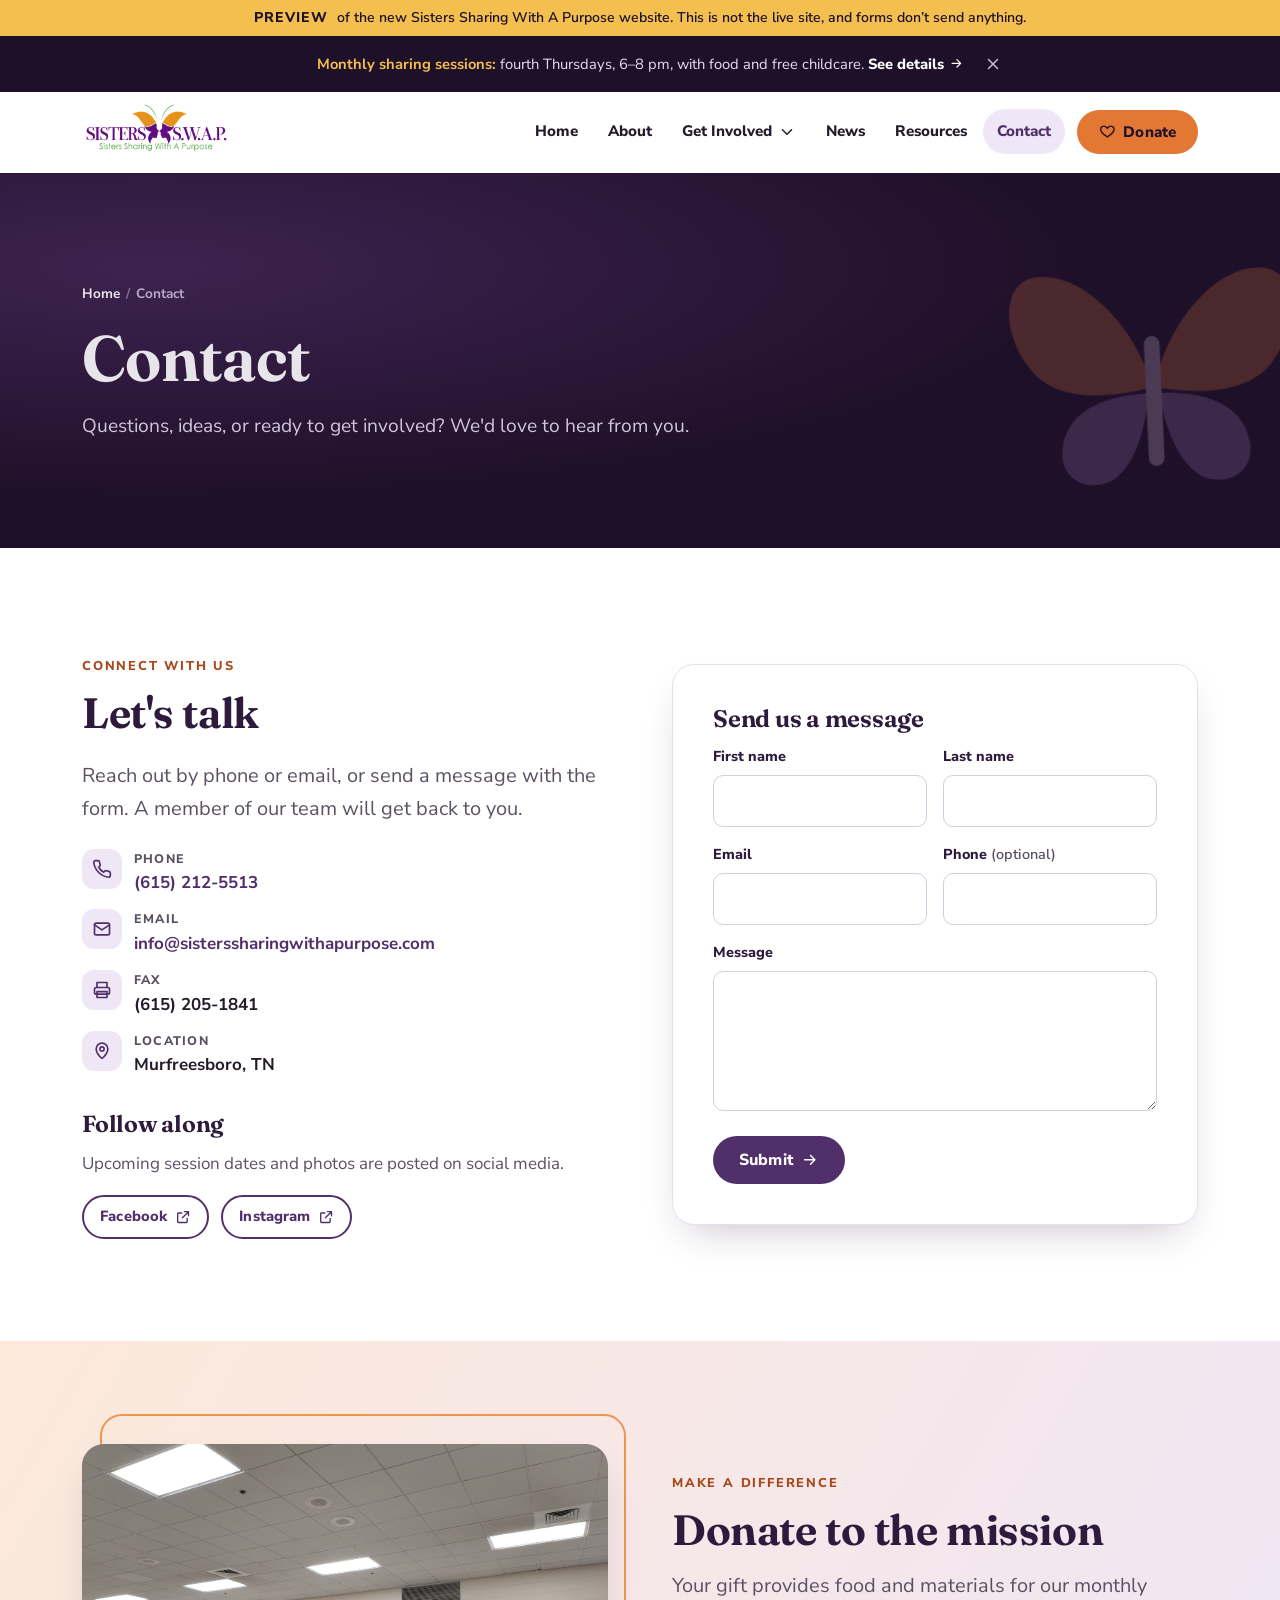
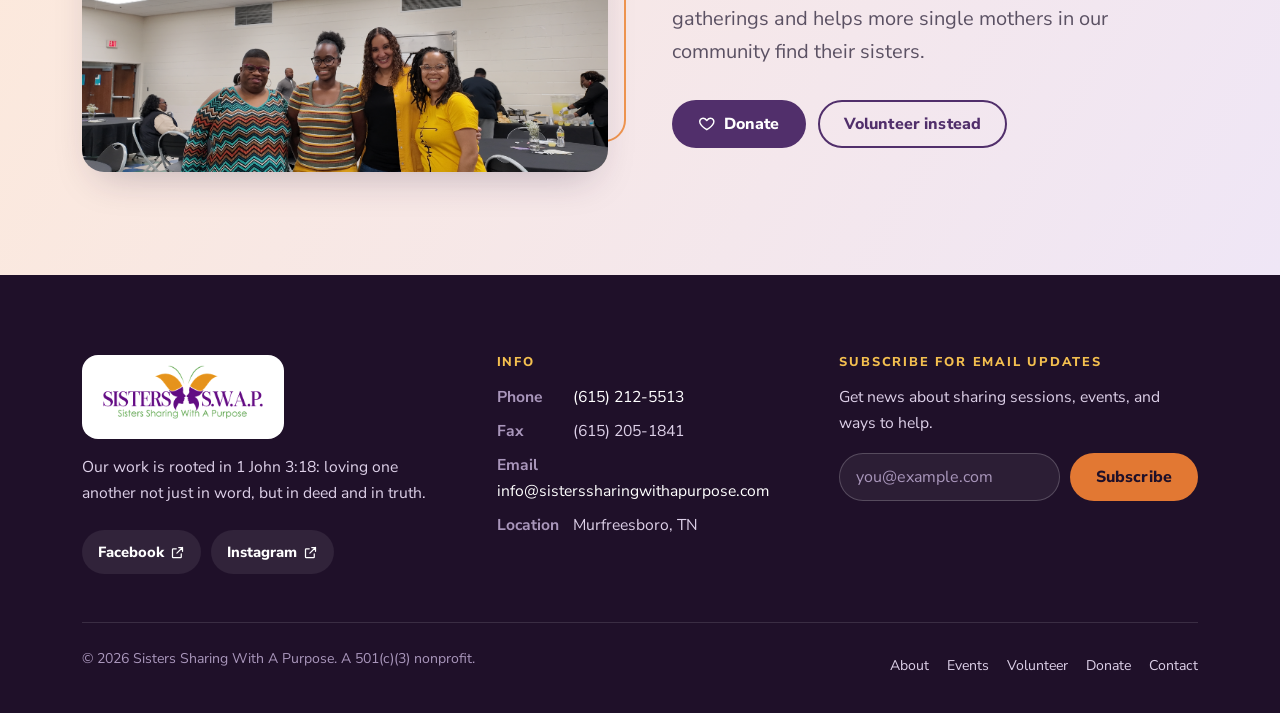
<file: contact.html>
<!doctype html>
<html lang="en">
<head>
<meta charset="utf-8">
<meta name="viewport" content="width=device-width, initial-scale=1">
<meta name="robots" content="noindex, nofollow">
<title>Preview · Contact | Sisters Sharing With A Purpose</title>
<meta name="description" content="Contact Sisters Sharing With A Purpose in Murfreesboro, TN by phone, email, or our online form.">
<meta name="theme-color" content="#2d1a3c">
<meta property="og:type" content="website">
<meta property="og:site_name" content="Sisters Sharing With A Purpose">
<meta property="og:title" content="Preview · Contact | Sisters Sharing With A Purpose">
<meta property="og:description" content="Contact Sisters Sharing With A Purpose in Murfreesboro, TN by phone, email, or our online form.">
<link rel="icon" href="data:image/svg+xml,%3Csvg%20xmlns%3D%22http%3A//www.w3.org/2000/svg%22%20viewBox%3D%220%200%2064%2064%22%3E%3Cpath%20d%3D%22M31%2030C27%2018%2017%209%209%2011c-6%202-5%2012%200%2018%204%205%2012%206%2022%204z%22%20fill%3D%22%23e27833%22/%3E%3Cpath%20d%3D%22M33%2030c4-12%2014-21%2022-19%206%202%205%2012%200%2018-4%205-12%206-22%204z%22%20fill%3D%22%23e27833%22/%3E%3Cpath%20d%3D%22M31%2034c-9%200-16%203-17%2010-1%206%205%209%2010%206%204-3%206-9%207-16z%22%20fill%3D%22%236a3f8a%22/%3E%3Cpath%20d%3D%22M33%2034c9%200%2016%203%2017%2010%201%206-5%209-10%206-4-3-6-9-7-16z%22%20fill%3D%22%236a3f8a%22/%3E%3Crect%20x%3D%2230.5%22%20y%3D%2223%22%20width%3D%223%22%20height%3D%2225%22%20rx%3D%221.5%22%20fill%3D%22%232d1a3c%22/%3E%3C/svg%3E">
<link rel="preconnect" href="https://fonts.googleapis.com">
<link rel="preconnect" href="https://fonts.gstatic.com" crossorigin>
<link rel="stylesheet" href="https://fonts.googleapis.com/css2?family=Fraunces:ital,opsz,wght@0,9..144,400..800;1,9..144,400..700&family=Nunito+Sans:wght@400;600;700;800&display=swap">
<link rel="stylesheet" href="css/styles.css">
<script src="js/main.js" defer></script>
</head>
<body>
<div class="preview-banner" role="note" style="background:#f3bf4f;color:#1f1029;font-family:'Nunito Sans',system-ui,-apple-system,'Segoe UI',Roboto,Arial,sans-serif;font-size:.88rem;font-weight:600;line-height:1.4;text-align:center;padding:8px 16px;"><strong style="font-weight:800;letter-spacing:.08em;text-transform:uppercase;margin-right:.35em">Preview</strong> of the new Sisters Sharing With A Purpose website. This is not the live site, and forms don&rsquo;t send anything.</div>
<a class="skip-link" href="#main">Skip to main content</a>
<div class="announce" id="announce" data-announce-id="2026-11-fourth-thursdays" role="region" aria-label="Announcement">
  <div class="container announce-inner">
    <p><strong>Monthly sharing sessions:</strong> fourth Thursdays, 6&ndash;8 pm, with food and free childcare. <a class="text-link" href="events.html">See details <svg viewBox="0 0 24 24" fill="none" stroke="currentColor" stroke-width="2" stroke-linecap="round" stroke-linejoin="round" aria-hidden="true"><path d="M5 12h14M13 6l6 6-6 6"/></svg></a></p>
    <button class="announce-close" type="button" aria-label="Dismiss announcement"><svg viewBox="0 0 24 24" fill="none" stroke="currentColor" stroke-width="2" stroke-linecap="round" aria-hidden="true"><path d="M18 6 6 18M6 6l12 12"/></svg></button>
  </div>
</div>
<script>try{var a=document.getElementById("announce");if(localStorage.getItem("announce-dismissed")===a.getAttribute("data-announce-id"))a.hidden=true}catch(e){}</script>
<header class="site-header">
  <div class="container header-inner">
    <a class="brand" href="index.html" aria-label="Sisters Sharing With A Purpose home">
      <img class="brand-logo" src="images/SSWAPLogo.png" alt="" width="478" height="180">
    </a>
    <button class="nav-toggle" type="button" aria-expanded="false" aria-controls="primary-nav">
      <svg class="icon-open" viewBox="0 0 24 24" fill="none" stroke="currentColor" stroke-width="2" stroke-linecap="round" aria-hidden="true"><path d="M4 7h16M4 12h16M4 17h16"/></svg>
      <svg class="icon-close" viewBox="0 0 24 24" fill="none" stroke="currentColor" stroke-width="2" stroke-linecap="round" aria-hidden="true"><path d="M18 6 6 18M6 6l12 12"/></svg>
      <span class="toggle-label">Menu</span>
    </button>
    <nav class="primary-nav" id="primary-nav" aria-label="Main">
      <ul class="nav-list">
        <li><a class="nav-link" href="index.html">Home</a></li><li><a class="nav-link" href="about.html">About</a></li><li class="has-sub"><button class="nav-link sub-toggle" type="button" aria-expanded="false" aria-controls="sub-involved">Get Involved <svg viewBox="0 0 24 24" fill="none" stroke="currentColor" stroke-width="2" stroke-linecap="round" stroke-linejoin="round" aria-hidden="true" class="chev"><path d="m6 9 6 6 6-6"/></svg></button><ul class="submenu" id="sub-involved"><li><a href="volunteer.html">Volunteer</a></li><li><a href="events.html">Events</a></li><li><a href="gallery.html">Gallery</a></li></ul></li><li><a class="nav-link" href="news.html">News</a></li><li><a class="nav-link" href="resources.html">Resources</a></li><li><a class="nav-link" href="contact.html" aria-current="page">Contact</a></li>
      </ul>
      <div class="nav-cta"><a class="btn btn-accent" href="donate.html"><svg viewBox="0 0 24 24" fill="none" stroke="currentColor" stroke-width="2" stroke-linecap="round" stroke-linejoin="round" aria-hidden="true"><path d="M12 20s-7.5-4.6-9.3-9.2C1.5 7.6 3.6 4.5 7 4.5c2 0 3.4 1.1 5 3 1.6-1.9 3-3 5-3 3.4 0 5.5 3.1 4.3 6.3C19.5 15.4 12 20 12 20z"/></svg> Donate</a></div>
    </nav>
  </div>
</header>
<section class="page-hero">
  <svg class="page-hero-art" viewBox="0 0 64 64" aria-hidden="true" focusable="false"><path d="M31 30C27 18 17 9 9 11c-6 2-5 12 0 18 4 5 12 6 22 4z" fill="#e27833"/><path d="M33 30c4-12 14-21 22-19 6 2 5 12 0 18-4 5-12 6-22 4z" fill="#e27833"/><path d="M31 34c-9 0-16 3-17 10-1 6 5 9 10 6 4-3 6-9 7-16z" fill="#a07cc0"/><path d="M33 34c9 0 16 3 17 10 1 6-5 9-10 6-4-3-6-9-7-16z" fill="#a07cc0"/><rect x="30.5" y="23" width="3" height="25" rx="1.5" fill="#dccbea"/></svg>
  <div class="container">
    <ol class="crumbs"><li><a href="index.html">Home</a></li><li aria-current="page">Contact</li></ol>
    <h1>Contact</h1>
    <p>Questions, ideas, or ready to get involved? We'd love to hear from you.</p>
  </div>
</section>
<main id="main">
<section class="section" aria-labelledby="connect-title">
  <div class="container split">
    <div>
      <span class="eyebrow">Connect with us</span>
      <h2 id="connect-title">Let's talk</h2>
      <p class="lead">Reach out by phone or email, or send a message with the form. A member of our team will get back to you.</p>
      <ul class="details">
  <li><span class="d-icon"><svg viewBox="0 0 24 24" fill="none" stroke="currentColor" stroke-width="2" stroke-linecap="round" stroke-linejoin="round" aria-hidden="true"><path d="M22 16.9v3a2 2 0 0 1-2.2 2 19.8 19.8 0 0 1-8.6-3.1 19.5 19.5 0 0 1-6-6A19.8 19.8 0 0 1 2.1 4.2 2 2 0 0 1 4.1 2h3a2 2 0 0 1 2 1.7c.1 1 .4 1.9.7 2.8a2 2 0 0 1-.5 2.1L8 9.9a16 16 0 0 0 6 6l1.3-1.3a2 2 0 0 1 2.1-.5c.9.3 1.8.6 2.8.7a2 2 0 0 1 1.7 2z"/></svg></span><span><span class="d-label">Phone</span><a class="d-value" href="tel:+16152125513">(615) 212-5513</a></span></li>
  <li><span class="d-icon"><svg viewBox="0 0 24 24" fill="none" stroke="currentColor" stroke-width="2" stroke-linecap="round" stroke-linejoin="round" aria-hidden="true"><rect x="3" y="5" width="18" height="14" rx="2"/><path d="m3 7 9 6 9-6"/></svg></span><span><span class="d-label">Email</span><a class="d-value" href="mailto:info@sisterssharingwithapurpose.com">info@sisterssharingwithapurpose.com</a></span></li>
  <li><span class="d-icon"><svg viewBox="0 0 24 24" fill="none" stroke="currentColor" stroke-width="2" stroke-linecap="round" stroke-linejoin="round" aria-hidden="true"><path d="M6 9V3h12v6"/><rect x="3" y="9" width="18" height="8" rx="2"/><path d="M6 14h12v7H6z"/></svg></span><span><span class="d-label">Fax</span><span class="d-value">(615) 205-1841</span></span></li>
  <li><span class="d-icon"><svg viewBox="0 0 24 24" fill="none" stroke="currentColor" stroke-width="2" stroke-linecap="round" stroke-linejoin="round" aria-hidden="true"><path d="M12 21s-7-6.2-7-11.5a7 7 0 0 1 14 0C19 14.8 12 21 12 21z"/><circle cx="12" cy="9.5" r="2.5"/></svg></span><span><span class="d-label">Location</span><span class="d-value">Murfreesboro, TN</span></span></li>
</ul>
      <h3 class="mt-2">Follow along</h3>
      <p class="muted">Upcoming session dates and photos are posted on social media.</p>
      <div class="btn-row">
  <a class="btn btn-outline btn-sm" href="https://www.facebook.com/Sisters-Sharing-With-A-Purpose-107696370702715/" target="_blank" rel="noopener">Facebook <svg viewBox="0 0 24 24" fill="none" stroke="currentColor" stroke-width="2" stroke-linecap="round" stroke-linejoin="round" aria-hidden="true"><path d="M14 4h6v6M20 4l-9 9"/><path d="M18 14v5a1 1 0 0 1-1 1H5a1 1 0 0 1-1-1V7a1 1 0 0 1 1-1h5"/></svg></a>
  <a class="btn btn-outline btn-sm" href="https://www.instagram.com/sisterssharingwithapurpose/" target="_blank" rel="noopener">Instagram <svg viewBox="0 0 24 24" fill="none" stroke="currentColor" stroke-width="2" stroke-linecap="round" stroke-linejoin="round" aria-hidden="true"><path d="M14 4h6v6M20 4l-9 9"/><path d="M18 14v5a1 1 0 0 1-1 1H5a1 1 0 0 1-1-1V7a1 1 0 0 1 1-1h5"/></svg></a>
</div>
    </div>
    <div class="form-card">
      <h2 class="h3" style="font-size:1.5rem">Send us a message</h2>
      <!-- Point this form's action at a form handler (Formspree, Netlify Forms, etc.) to receive messages. -->
<form class="form" action="#" method="post" data-form>
  <div class="form-row two">
    <div class="field"><label for="contact-first">First name</label><input id="contact-first" name="first_name" autocomplete="given-name" required></div>
    <div class="field"><label for="contact-last">Last name</label><input id="contact-last" name="last_name" autocomplete="family-name" required></div>
  </div>
  <div class="form-row two">
    <div class="field"><label for="contact-email">Email</label><input id="contact-email" type="email" name="email" autocomplete="email" required></div>
    <div class="field"><label for="contact-phone">Phone <span class="optional">(optional)</span></label><input id="contact-phone" type="tel" name="phone" autocomplete="tel"></div>
  </div>
  <div class="field"><label for="contact-message">Message</label><textarea id="contact-message" name="message" required></textarea></div>
  <button class="btn btn-primary" type="submit">Submit <svg viewBox="0 0 24 24" fill="none" stroke="currentColor" stroke-width="2" stroke-linecap="round" stroke-linejoin="round" aria-hidden="true"><path d="M5 12h14M13 6l6 6-6 6"/></svg></button>
  <p class="form-status" role="status">Thanks for submitting! We'll be in touch soon.</p>
</form>
    </div>
  </div>
</section>
<section class="section donate-band" aria-labelledby="donate-band-title">
  <div class="container split">
    <div class="media-frame"><div class="media ratio-wide"><img src="images/gallery/appreciation-2023-04.jpg" alt="A group of smiling members at the 2023 Appreciation Celebration" style="object-position:62% 85%" loading="lazy" decoding="async"></div></div>
    <div>
      <span class="eyebrow">Make a difference</span>
      <h2 id="donate-band-title">Donate to the mission</h2>
      <p class="lead">Your gift provides food and materials for our monthly gatherings and helps more single mothers in our community find their sisters.</p>
      <div class="btn-row stack-mobile mt-2">
        <a class="btn btn-primary" href="donate.html"><svg viewBox="0 0 24 24" fill="none" stroke="currentColor" stroke-width="2" stroke-linecap="round" stroke-linejoin="round" aria-hidden="true"><path d="M12 20s-7.5-4.6-9.3-9.2C1.5 7.6 3.6 4.5 7 4.5c2 0 3.4 1.1 5 3 1.6-1.9 3-3 5-3 3.4 0 5.5 3.1 4.3 6.3C19.5 15.4 12 20 12 20z"/></svg> Donate</a>
        <a class="btn btn-outline" href="volunteer.html">Volunteer instead</a>
      </div>
    </div>
  </div>
</section>

</main>
<footer class="site-footer">
  <div class="container">
    <div class="footer-grid">
      <div>
        <a class="footer-brand" href="index.html" aria-label="Sisters Sharing With A Purpose home">
          <img class="brand-logo" src="images/SSWAPLogo.png" alt="" width="478" height="180" loading="lazy" decoding="async">
        </a>
        <h2 class="visually-hidden">About us</h2>
        <p>Our work is rooted in 1 John 3:18: loving one another not just in word, but in deed and in truth.</p>
        <ul class="social" aria-label="Social media">
          <li><a href="https://www.facebook.com/Sisters-Sharing-With-A-Purpose-107696370702715/" target="_blank" rel="noopener">Facebook <svg viewBox="0 0 24 24" fill="none" stroke="currentColor" stroke-width="2" stroke-linecap="round" stroke-linejoin="round" aria-hidden="true"><path d="M14 4h6v6M20 4l-9 9"/><path d="M18 14v5a1 1 0 0 1-1 1H5a1 1 0 0 1-1-1V7a1 1 0 0 1 1-1h5"/></svg></a></li>
          <li><a href="https://www.instagram.com/sisterssharingwithapurpose/" target="_blank" rel="noopener">Instagram <svg viewBox="0 0 24 24" fill="none" stroke="currentColor" stroke-width="2" stroke-linecap="round" stroke-linejoin="round" aria-hidden="true"><path d="M14 4h6v6M20 4l-9 9"/><path d="M18 14v5a1 1 0 0 1-1 1H5a1 1 0 0 1-1-1V7a1 1 0 0 1 1-1h5"/></svg></a></li>
        </ul>
      </div>
      <details class="m-collapse">
        <summary><h2>Info</h2></summary>
        <div class="m-collapse-body">
        <ul class="footer-info">
          <li><span>Phone</span> <a href="tel:+16152125513">(615) 212-5513</a></li>
          <li><span>Fax</span> (615) 205-1841</li>
          <li><span>Email</span> <a href="mailto:info@sisterssharingwithapurpose.com">info@sisterssharingwithapurpose.com</a></li>
          <li><span>Location</span> Murfreesboro, TN</li>
        </ul>
        </div>
      </details>
      <details class="m-collapse">
        <summary><h2>Subscribe for email updates</h2></summary>
        <div class="m-collapse-body">
        <p>Get news about sharing sessions, events, and ways to help.</p>
        <!-- Point this form's action at your email provider (e.g. Mailchimp) to collect real sign-ups. -->
        <form class="subscribe-form" action="#" method="post" data-form>
          <div class="subscribe">
            <label class="visually-hidden" for="sub-email">Email address</label>
            <input id="sub-email" type="email" name="email" placeholder="you@example.com" autocomplete="email" required>
            <button class="btn btn-accent" type="submit">Subscribe</button>
          </div>
          <p class="form-status" role="status">Thanks for subscribing!</p>
        </form>
        </div>
      </details>
    </div>
    <div class="footer-bottom">
      <p class="mt-0">&copy; <span data-year>2026</span> Sisters Sharing With A Purpose. A 501(c)(3) nonprofit.</p>
      <ul class="footer-links">
        <li><a href="about.html">About</a></li>
        <li><a href="events.html">Events</a></li>
        <li><a href="volunteer.html">Volunteer</a></li>
        <li><a href="donate.html">Donate</a></li>
        <li><a href="contact.html">Contact</a></li>
      </ul>
    </div>
  </div>
</footer>
</body>
</html>
</file>
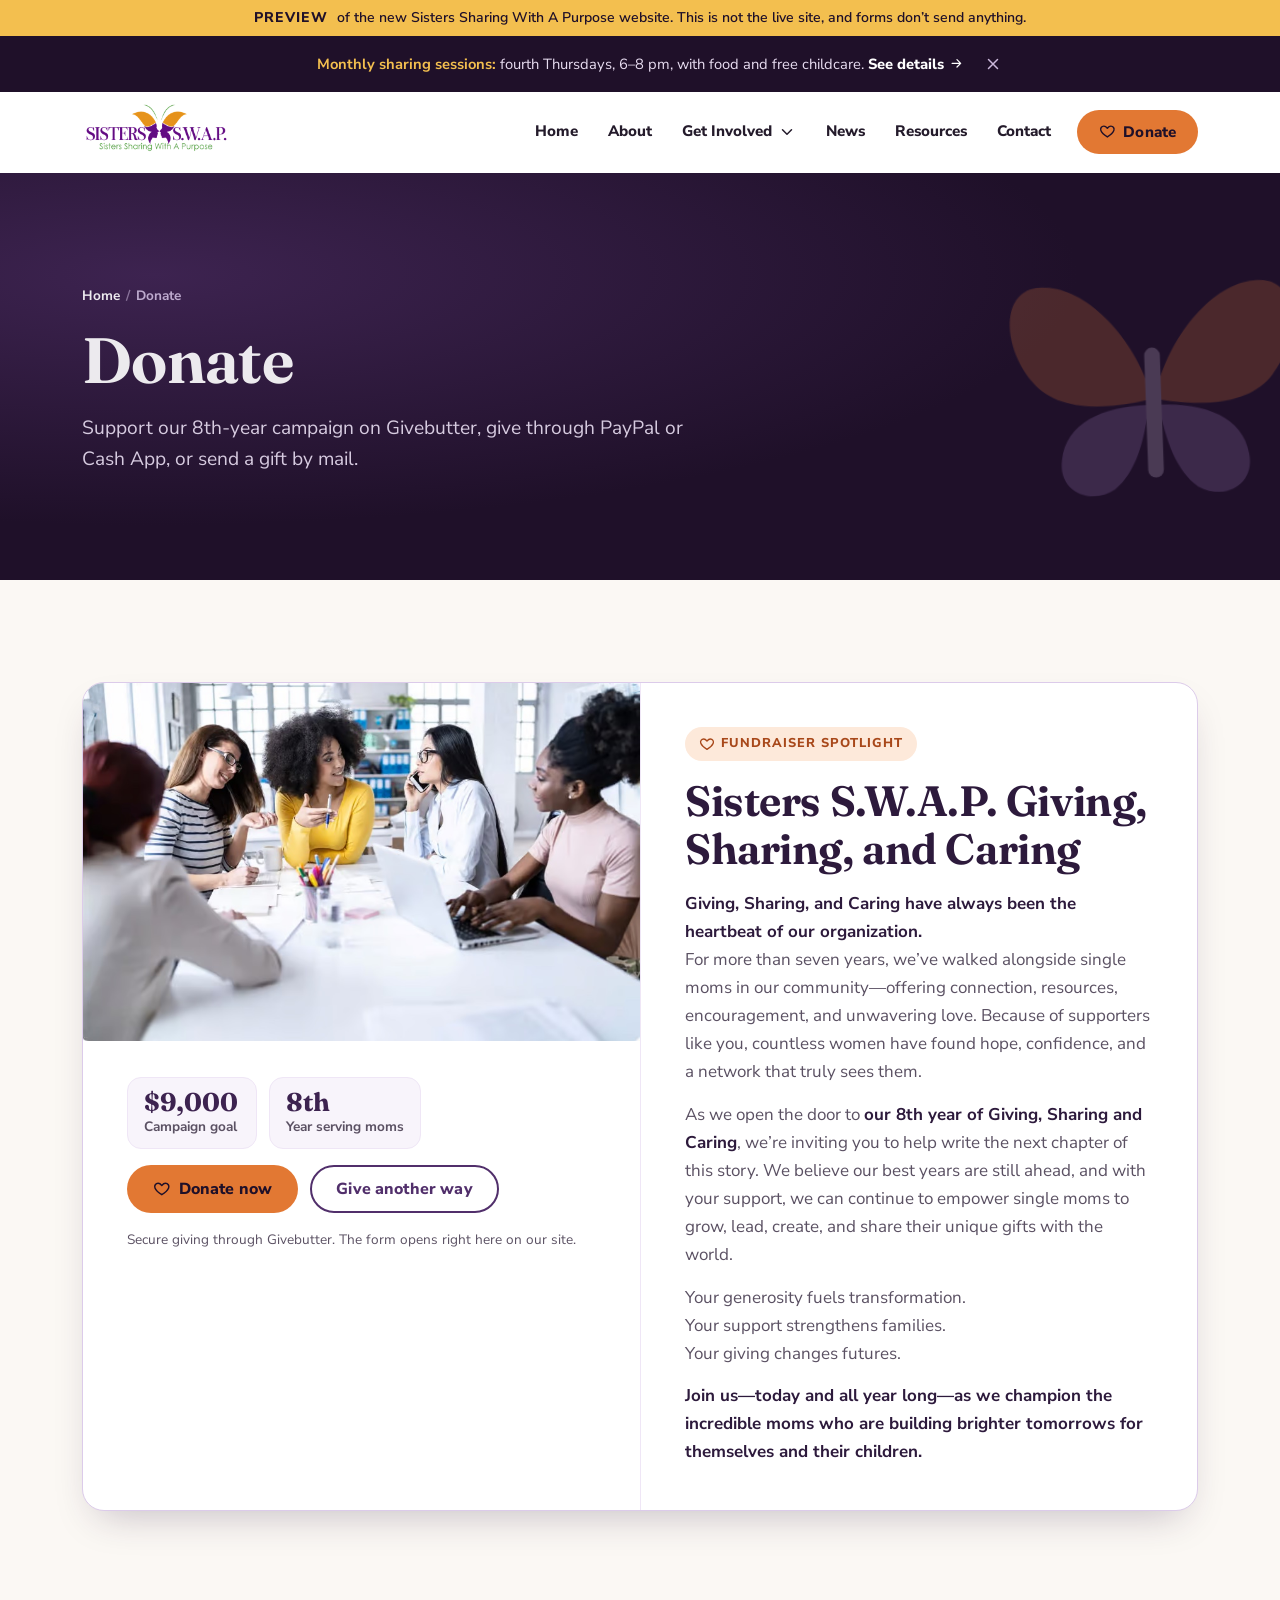
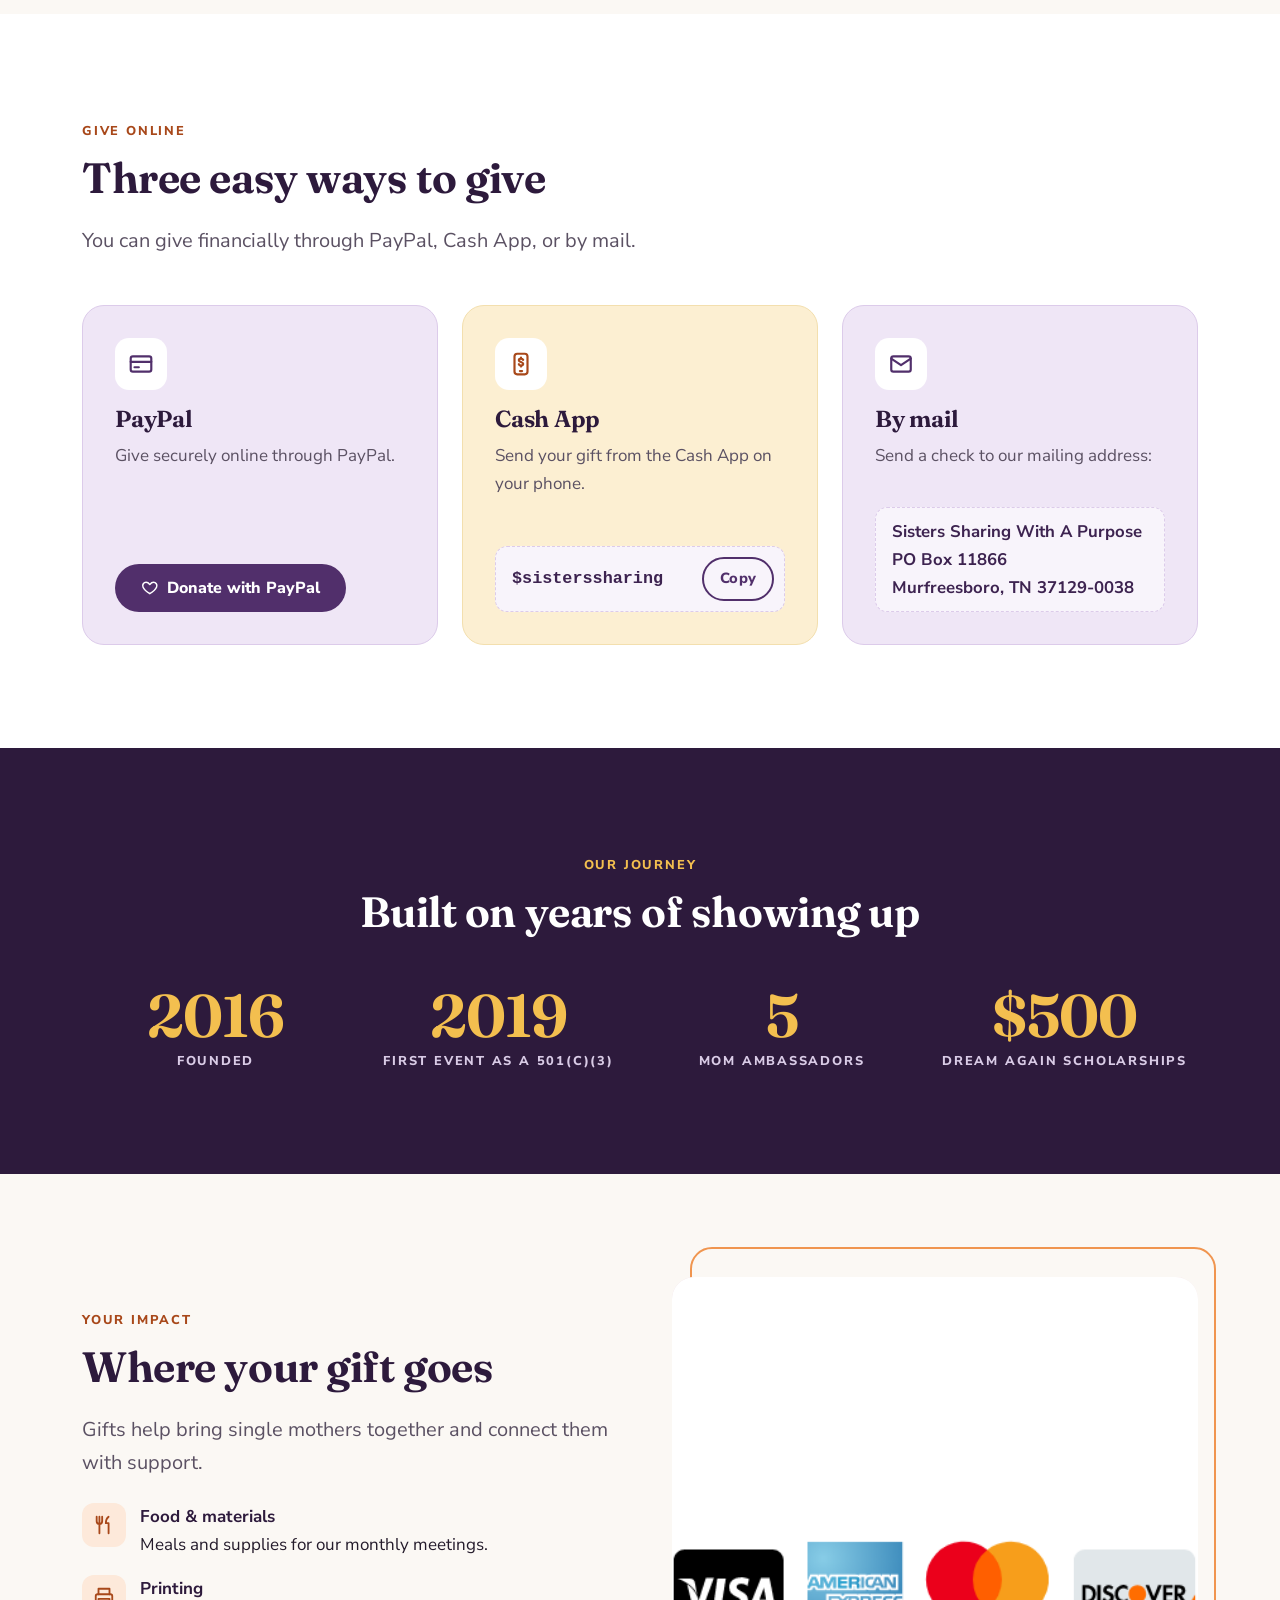
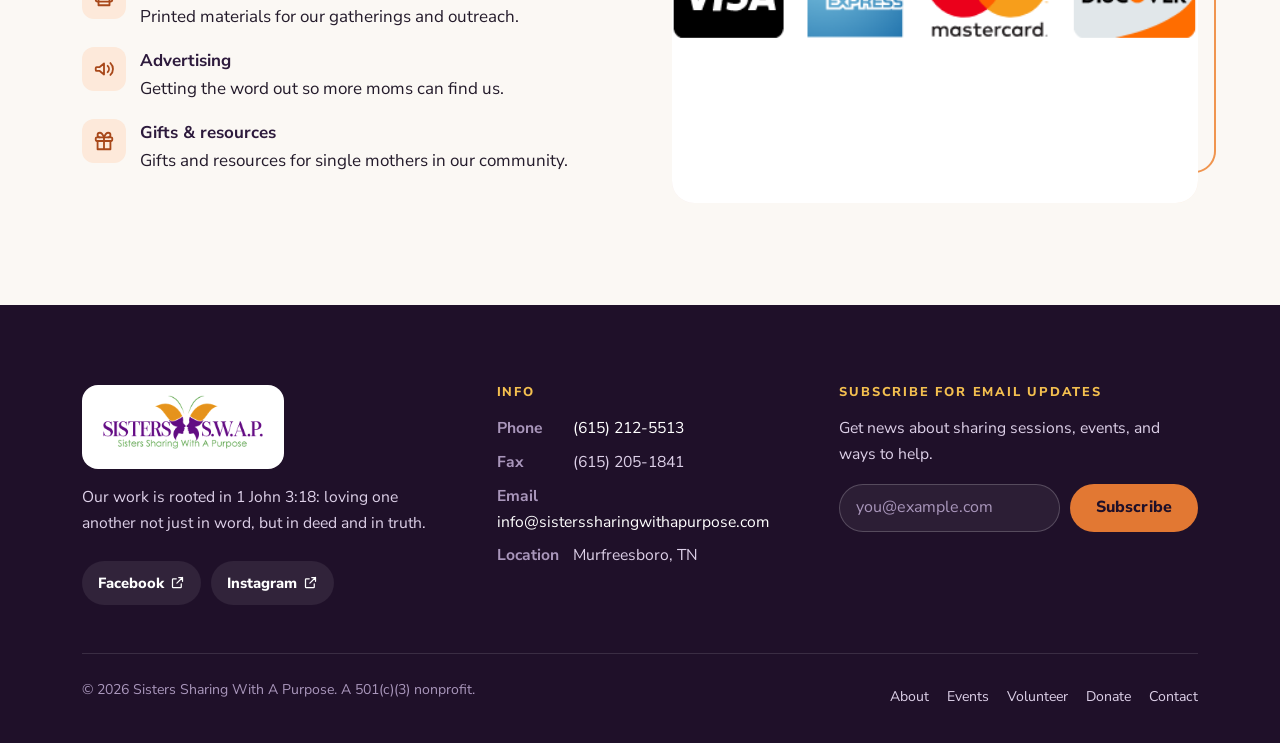
<file: donate.html>
<!doctype html>
<html lang="en">
<head>
<meta charset="utf-8">
<meta name="viewport" content="width=device-width, initial-scale=1">
<meta name="robots" content="noindex, nofollow">
<title>Preview · Donate | Sisters Sharing With A Purpose</title>
<meta name="description" content="Support Sisters Sharing With A Purpose through PayPal, Cash App, or by mail. Gifts fund monthly gatherings for single mothers.">
<meta name="theme-color" content="#2d1a3c">
<meta property="og:type" content="website">
<meta property="og:site_name" content="Sisters Sharing With A Purpose">
<meta property="og:title" content="Preview · Donate | Sisters Sharing With A Purpose">
<meta property="og:description" content="Support Sisters Sharing With A Purpose through PayPal, Cash App, or by mail. Gifts fund monthly gatherings for single mothers.">
<link rel="icon" href="data:image/svg+xml,%3Csvg%20xmlns%3D%22http%3A//www.w3.org/2000/svg%22%20viewBox%3D%220%200%2064%2064%22%3E%3Cpath%20d%3D%22M31%2030C27%2018%2017%209%209%2011c-6%202-5%2012%200%2018%204%205%2012%206%2022%204z%22%20fill%3D%22%23e27833%22/%3E%3Cpath%20d%3D%22M33%2030c4-12%2014-21%2022-19%206%202%205%2012%200%2018-4%205-12%206-22%204z%22%20fill%3D%22%23e27833%22/%3E%3Cpath%20d%3D%22M31%2034c-9%200-16%203-17%2010-1%206%205%209%2010%206%204-3%206-9%207-16z%22%20fill%3D%22%236a3f8a%22/%3E%3Cpath%20d%3D%22M33%2034c9%200%2016%203%2017%2010%201%206-5%209-10%206-4-3-6-9-7-16z%22%20fill%3D%22%236a3f8a%22/%3E%3Crect%20x%3D%2230.5%22%20y%3D%2223%22%20width%3D%223%22%20height%3D%2225%22%20rx%3D%221.5%22%20fill%3D%22%232d1a3c%22/%3E%3C/svg%3E">
<link rel="preconnect" href="https://fonts.googleapis.com">
<link rel="preconnect" href="https://fonts.gstatic.com" crossorigin>
<link rel="stylesheet" href="https://fonts.googleapis.com/css2?family=Fraunces:ital,opsz,wght@0,9..144,400..800;1,9..144,400..700&family=Nunito+Sans:wght@400;600;700;800&display=swap">
<link rel="stylesheet" href="css/styles.css">
<script src="js/main.js" defer></script>
</head>
<body>
<div class="preview-banner" role="note" style="background:#f3bf4f;color:#1f1029;font-family:'Nunito Sans',system-ui,-apple-system,'Segoe UI',Roboto,Arial,sans-serif;font-size:.88rem;font-weight:600;line-height:1.4;text-align:center;padding:8px 16px;"><strong style="font-weight:800;letter-spacing:.08em;text-transform:uppercase;margin-right:.35em">Preview</strong> of the new Sisters Sharing With A Purpose website. This is not the live site, and forms don&rsquo;t send anything.</div>
<a class="skip-link" href="#main">Skip to main content</a>
<div class="announce" id="announce" data-announce-id="2026-11-fourth-thursdays" role="region" aria-label="Announcement">
  <div class="container announce-inner">
    <p><strong>Monthly sharing sessions:</strong> fourth Thursdays, 6&ndash;8 pm, with food and free childcare. <a class="text-link" href="events.html">See details <svg viewBox="0 0 24 24" fill="none" stroke="currentColor" stroke-width="2" stroke-linecap="round" stroke-linejoin="round" aria-hidden="true"><path d="M5 12h14M13 6l6 6-6 6"/></svg></a></p>
    <button class="announce-close" type="button" aria-label="Dismiss announcement"><svg viewBox="0 0 24 24" fill="none" stroke="currentColor" stroke-width="2" stroke-linecap="round" aria-hidden="true"><path d="M18 6 6 18M6 6l12 12"/></svg></button>
  </div>
</div>
<script>try{var a=document.getElementById("announce");if(localStorage.getItem("announce-dismissed")===a.getAttribute("data-announce-id"))a.hidden=true}catch(e){}</script>
<header class="site-header">
  <div class="container header-inner">
    <a class="brand" href="index.html" aria-label="Sisters Sharing With A Purpose home">
      <img class="brand-logo" src="images/SSWAPLogo.png" alt="" width="478" height="180">
    </a>
    <button class="nav-toggle" type="button" aria-expanded="false" aria-controls="primary-nav">
      <svg class="icon-open" viewBox="0 0 24 24" fill="none" stroke="currentColor" stroke-width="2" stroke-linecap="round" aria-hidden="true"><path d="M4 7h16M4 12h16M4 17h16"/></svg>
      <svg class="icon-close" viewBox="0 0 24 24" fill="none" stroke="currentColor" stroke-width="2" stroke-linecap="round" aria-hidden="true"><path d="M18 6 6 18M6 6l12 12"/></svg>
      <span class="toggle-label">Menu</span>
    </button>
    <nav class="primary-nav" id="primary-nav" aria-label="Main">
      <ul class="nav-list">
        <li><a class="nav-link" href="index.html">Home</a></li><li><a class="nav-link" href="about.html">About</a></li><li class="has-sub"><button class="nav-link sub-toggle" type="button" aria-expanded="false" aria-controls="sub-involved">Get Involved <svg viewBox="0 0 24 24" fill="none" stroke="currentColor" stroke-width="2" stroke-linecap="round" stroke-linejoin="round" aria-hidden="true" class="chev"><path d="m6 9 6 6 6-6"/></svg></button><ul class="submenu" id="sub-involved"><li><a href="volunteer.html">Volunteer</a></li><li><a href="events.html">Events</a></li><li><a href="gallery.html">Gallery</a></li></ul></li><li><a class="nav-link" href="news.html">News</a></li><li><a class="nav-link" href="resources.html">Resources</a></li><li><a class="nav-link" href="contact.html">Contact</a></li>
      </ul>
      <div class="nav-cta"><a class="btn btn-accent" href="donate.html" aria-current="page"><svg viewBox="0 0 24 24" fill="none" stroke="currentColor" stroke-width="2" stroke-linecap="round" stroke-linejoin="round" aria-hidden="true"><path d="M12 20s-7.5-4.6-9.3-9.2C1.5 7.6 3.6 4.5 7 4.5c2 0 3.4 1.1 5 3 1.6-1.9 3-3 5-3 3.4 0 5.5 3.1 4.3 6.3C19.5 15.4 12 20 12 20z"/></svg> Donate</a></div>
    </nav>
  </div>
</header>
<section class="page-hero">
  <svg class="page-hero-art" viewBox="0 0 64 64" aria-hidden="true" focusable="false"><path d="M31 30C27 18 17 9 9 11c-6 2-5 12 0 18 4 5 12 6 22 4z" fill="#e27833"/><path d="M33 30c4-12 14-21 22-19 6 2 5 12 0 18-4 5-12 6-22 4z" fill="#e27833"/><path d="M31 34c-9 0-16 3-17 10-1 6 5 9 10 6 4-3 6-9 7-16z" fill="#a07cc0"/><path d="M33 34c9 0 16 3 17 10 1 6-5 9-10 6-4-3-6-9-7-16z" fill="#a07cc0"/><rect x="30.5" y="23" width="3" height="25" rx="1.5" fill="#dccbea"/></svg>
  <div class="container">
    <ol class="crumbs"><li><a href="index.html">Home</a></li><li aria-current="page">Donate</li></ol>
    <h1>Donate</h1>
    <p>Support our 8th-year campaign on Givebutter, give through PayPal or Cash App, or send a gift by mail.</p>
  </div>
</section>
<main id="main">
<!-- Fundraiser spotlight: Givebutter campaign. Remove this section (here and on index.html) when the campaign ends. -->
<section class="section section-soft" aria-labelledby="donate-spotlight-title">
  <div class="container">
    <article class="spotlight">
      <div class="media"><img src="images/give.jpg" alt="Five women talking and working together around a table" width="884" height="567" loading="lazy" decoding="async"></div>
      <div class="spotlight-body">
        <span class="spotlight-badge"><svg viewBox="0 0 24 24" fill="none" stroke="currentColor" stroke-width="2" stroke-linecap="round" stroke-linejoin="round" aria-hidden="true"><path d="M12 20s-7.5-4.6-9.3-9.2C1.5 7.6 3.6 4.5 7 4.5c2 0 3.4 1.1 5 3 1.6-1.9 3-3 5-3 3.4 0 5.5 3.1 4.3 6.3C19.5 15.4 12 20 12 20z"/></svg> Fundraiser spotlight</span>
        <h2 id="donate-spotlight-title">Sisters S.W.A.P. Giving, Sharing, and Caring</h2>
        <div class="spotlight-story" data-readmore="11em">
          <p><strong>Giving, Sharing, and Caring have always been the heartbeat of our organization.</strong><br>For more than seven years, we&rsquo;ve walked alongside single moms in our community&mdash;offering connection, resources, encouragement, and unwavering love. Because of supporters like you, countless women have found hope, confidence, and a network that truly sees them.</p>
          <p>As we open the door to <strong>our 8th year of Giving, Sharing and Caring</strong>, we&rsquo;re inviting you to help write the next chapter of this story. We believe our best years are still ahead, and with your support, we can continue to empower single moms to grow, lead, create, and share their unique gifts with the world.</p>
          <p>Your generosity fuels transformation.<br>Your support strengthens families.<br>Your giving changes futures.</p>
          <p><strong>Join us&mdash;today and all year long&mdash;as we champion the incredible moms who are building brighter tomorrows for themselves and their children.</strong></p>
        </div>
      </div>
      <div class="spotlight-actions">
        <ul class="spotlight-facts">
          <li><strong>$9,000</strong><span>Campaign goal</span></li>
          <li><strong>8th</strong><span>Year serving moms</span></li>
        </ul>
        <div class="btn-row stack-mobile">
          <a class="btn btn-accent" href="https://givebutter.com/0OvHKA" target="_blank" rel="noopener" data-donate-modal="https://givebutter.com/embed/c/0OvHKA" data-donate-title="Sisters S.W.A.P. Giving, Sharing, and Caring"><svg viewBox="0 0 24 24" fill="none" stroke="currentColor" stroke-width="2" stroke-linecap="round" stroke-linejoin="round" aria-hidden="true"><path d="M12 20s-7.5-4.6-9.3-9.2C1.5 7.6 3.6 4.5 7 4.5c2 0 3.4 1.1 5 3 1.6-1.9 3-3 5-3 3.4 0 5.5 3.1 4.3 6.3C19.5 15.4 12 20 12 20z"/></svg> Donate now</a>
          <a class="btn btn-outline" href="#give-title">Give another way</a>
        </div>
        <p class="spotlight-note">Secure giving through Givebutter. The form opens right here on our site.</p>
      </div>
    </article>
  </div>
</section>

<section class="section" aria-labelledby="give-title">
  <div class="container">
    <div class="section-head">
      <span class="eyebrow">Give online</span>
      <h2 id="give-title">Three easy ways to give</h2>
      <p class="lead">You can give financially through PayPal, Cash App, or by mail.</p>
    </div>
    <div class="grid-3">
      <article class="card give-card">
        <div class="card-icon"><svg viewBox="0 0 24 24" fill="none" stroke="currentColor" stroke-width="2" stroke-linecap="round" stroke-linejoin="round" aria-hidden="true"><rect x="2.5" y="5" width="19" height="14" rx="2"/><path d="M2.5 10h19M6 15h4"/></svg></div>
        <h3>PayPal</h3>
        <p>Give securely online through PayPal.</p>
        <div class="card-actions"><a class="btn btn-primary" href="https://www.paypal.com/donate?hosted_button_id=DVTBYHWFJSALS" target="_blank" rel="noopener"><svg viewBox="0 0 24 24" fill="none" stroke="currentColor" stroke-width="2" stroke-linecap="round" stroke-linejoin="round" aria-hidden="true"><path d="M12 20s-7.5-4.6-9.3-9.2C1.5 7.6 3.6 4.5 7 4.5c2 0 3.4 1.1 5 3 1.6-1.9 3-3 5-3 3.4 0 5.5 3.1 4.3 6.3C19.5 15.4 12 20 12 20z"/></svg> Donate with PayPal</a></div>
      </article>
      <article class="card give-card">
        <div class="card-icon accent"><svg viewBox="0 0 24 24" fill="none" stroke="currentColor" stroke-width="2" stroke-linecap="round" stroke-linejoin="round" aria-hidden="true"><rect x="6" y="2.5" width="12" height="19" rx="2.5"/><path d="M11 18.5h2"/><path d="M14 8.2c-.4-.7-1.1-1.2-2-1.2-1.2 0-2 .6-2 1.5 0 2 4 1.2 4 3.3 0 .9-.9 1.6-2 1.6-.9 0-1.7-.5-2-1.2M12 6v1M12 13.4v1"/></svg></div>
        <h3>Cash App</h3>
        <p>Send your gift from the Cash App on your phone.</p>
        <div class="card-actions">
          <div class="handle"><span>$sisterssharing</span><button class="btn btn-outline btn-sm copy-btn" type="button" data-copy="$sisterssharing">Copy</button></div>
        </div>
      </article>
      <article class="card give-card">
        <div class="card-icon"><svg viewBox="0 0 24 24" fill="none" stroke="currentColor" stroke-width="2" stroke-linecap="round" stroke-linejoin="round" aria-hidden="true"><rect x="3" y="5" width="18" height="14" rx="2"/><path d="m3 7 9 6 9-6"/></svg></div>
        <h3>By mail</h3>
        <p>Send a check to our mailing address:</p>
        <div class="card-actions">
          <address class="handle" style="font-family:inherit;display:block">Sisters Sharing With A Purpose<br>PO Box 11866<br>Murfreesboro, TN 37129-0038</address>
        </div>
      </article>
    </div>
  </div>
</section>

<section class="section section-plum" aria-labelledby="stats-title">
  <div class="container">
    <div class="section-head center">
      <span class="eyebrow">Our journey</span>
      <h2 id="stats-title">Built on years of showing up</h2>
    </div>
    <!-- Facts from the S.W.A.P. brochure and the In Review 2026 booklet (docs/). Keep in sync with index.html. -->
    <ul class="stats">
      <li><span class="stat-num">2016</span><span class="stat-label">Founded</span></li>
      <li><span class="stat-num">2019</span><span class="stat-label">First event as a 501(c)(3)</span></li>
      <li><span class="stat-num">5</span><span class="stat-label">Mom Ambassadors</span></li>
      <li><span class="stat-num">$500</span><span class="stat-label">Dream Again scholarships</span></li>
    </ul>
  </div>
</section>

<section class="section section-soft" aria-labelledby="impact-title">
  <div class="container split">
    <div>
      <span class="eyebrow">Your impact</span>
      <h2 id="impact-title">Where your gift goes</h2>
      <p class="lead">Gifts help bring single mothers together and connect them with support.</p>
      <ul class="impact">
        <li><span class="d-icon"><svg viewBox="0 0 24 24" fill="none" stroke="currentColor" stroke-width="2" stroke-linecap="round" stroke-linejoin="round" aria-hidden="true"><path d="M7 3v8M4 3v5a3 3 0 0 0 6 0V3M7 11v10"/><path d="M17 3c-2 1.5-3 4-3 7h3v11"/></svg></span><span><strong>Food &amp; materials</strong>Meals and supplies for our monthly meetings.</span></li>
        <li><span class="d-icon"><svg viewBox="0 0 24 24" fill="none" stroke="currentColor" stroke-width="2" stroke-linecap="round" stroke-linejoin="round" aria-hidden="true"><path d="M6 9V3h12v6"/><rect x="3" y="9" width="18" height="8" rx="2"/><path d="M6 14h12v7H6z"/></svg></span><span><strong>Printing</strong>Printed materials for our gatherings and outreach.</span></li>
        <li><span class="d-icon"><svg viewBox="0 0 24 24" fill="none" stroke="currentColor" stroke-width="2" stroke-linecap="round" stroke-linejoin="round" aria-hidden="true"><path d="M3 11v2a1 1 0 0 0 1 1h3l5 4V6L7 10H4a1 1 0 0 0-1 1z"/><path d="M16 8.5a5 5 0 0 1 0 7M19 5.5a9 9 0 0 1 0 13"/></svg></span><span><strong>Advertising</strong>Getting the word out so more moms can find us.</span></li>
        <li><span class="d-icon"><svg viewBox="0 0 24 24" fill="none" stroke="currentColor" stroke-width="2" stroke-linecap="round" stroke-linejoin="round" aria-hidden="true"><rect x="3" y="8" width="18" height="4" rx="1"/><path d="M12 8v13M19 12v9H5v-9"/><path d="M7.5 8a2.5 2.5 0 0 1 0-5C10 3 12 8 12 8s2-5 4.5-5a2.5 2.5 0 0 1 0 5"/></svg></span><span><strong>Gifts &amp; resources</strong>Gifts and resources for single mothers in our community.</span></li>
      </ul>
    </div>
    <div class="media-frame"><div class="media ratio-square"><img src="images/donate-feature.png" alt="Support Sisters Sharing With A Purpose" loading="lazy" decoding="async"></div></div>
  </div>
</section>
</main>
<footer class="site-footer">
  <div class="container">
    <div class="footer-grid">
      <div>
        <a class="footer-brand" href="index.html" aria-label="Sisters Sharing With A Purpose home">
          <img class="brand-logo" src="images/SSWAPLogo.png" alt="" width="478" height="180" loading="lazy" decoding="async">
        </a>
        <h2 class="visually-hidden">About us</h2>
        <p>Our work is rooted in 1 John 3:18: loving one another not just in word, but in deed and in truth.</p>
        <ul class="social" aria-label="Social media">
          <li><a href="https://www.facebook.com/Sisters-Sharing-With-A-Purpose-107696370702715/" target="_blank" rel="noopener">Facebook <svg viewBox="0 0 24 24" fill="none" stroke="currentColor" stroke-width="2" stroke-linecap="round" stroke-linejoin="round" aria-hidden="true"><path d="M14 4h6v6M20 4l-9 9"/><path d="M18 14v5a1 1 0 0 1-1 1H5a1 1 0 0 1-1-1V7a1 1 0 0 1 1-1h5"/></svg></a></li>
          <li><a href="https://www.instagram.com/sisterssharingwithapurpose/" target="_blank" rel="noopener">Instagram <svg viewBox="0 0 24 24" fill="none" stroke="currentColor" stroke-width="2" stroke-linecap="round" stroke-linejoin="round" aria-hidden="true"><path d="M14 4h6v6M20 4l-9 9"/><path d="M18 14v5a1 1 0 0 1-1 1H5a1 1 0 0 1-1-1V7a1 1 0 0 1 1-1h5"/></svg></a></li>
        </ul>
      </div>
      <details class="m-collapse">
        <summary><h2>Info</h2></summary>
        <div class="m-collapse-body">
        <ul class="footer-info">
          <li><span>Phone</span> <a href="tel:+16152125513">(615) 212-5513</a></li>
          <li><span>Fax</span> (615) 205-1841</li>
          <li><span>Email</span> <a href="mailto:info@sisterssharingwithapurpose.com">info@sisterssharingwithapurpose.com</a></li>
          <li><span>Location</span> Murfreesboro, TN</li>
        </ul>
        </div>
      </details>
      <details class="m-collapse">
        <summary><h2>Subscribe for email updates</h2></summary>
        <div class="m-collapse-body">
        <p>Get news about sharing sessions, events, and ways to help.</p>
        <!-- Point this form's action at your email provider (e.g. Mailchimp) to collect real sign-ups. -->
        <form class="subscribe-form" action="#" method="post" data-form>
          <div class="subscribe">
            <label class="visually-hidden" for="sub-email">Email address</label>
            <input id="sub-email" type="email" name="email" placeholder="you@example.com" autocomplete="email" required>
            <button class="btn btn-accent" type="submit">Subscribe</button>
          </div>
          <p class="form-status" role="status">Thanks for subscribing!</p>
        </form>
        </div>
      </details>
    </div>
    <div class="footer-bottom">
      <p class="mt-0">&copy; <span data-year>2026</span> Sisters Sharing With A Purpose. A 501(c)(3) nonprofit.</p>
      <ul class="footer-links">
        <li><a href="about.html">About</a></li>
        <li><a href="events.html">Events</a></li>
        <li><a href="volunteer.html">Volunteer</a></li>
        <li><a href="donate.html">Donate</a></li>
        <li><a href="contact.html">Contact</a></li>
      </ul>
    </div>
  </div>
</footer>
</body>
</html>
</file>
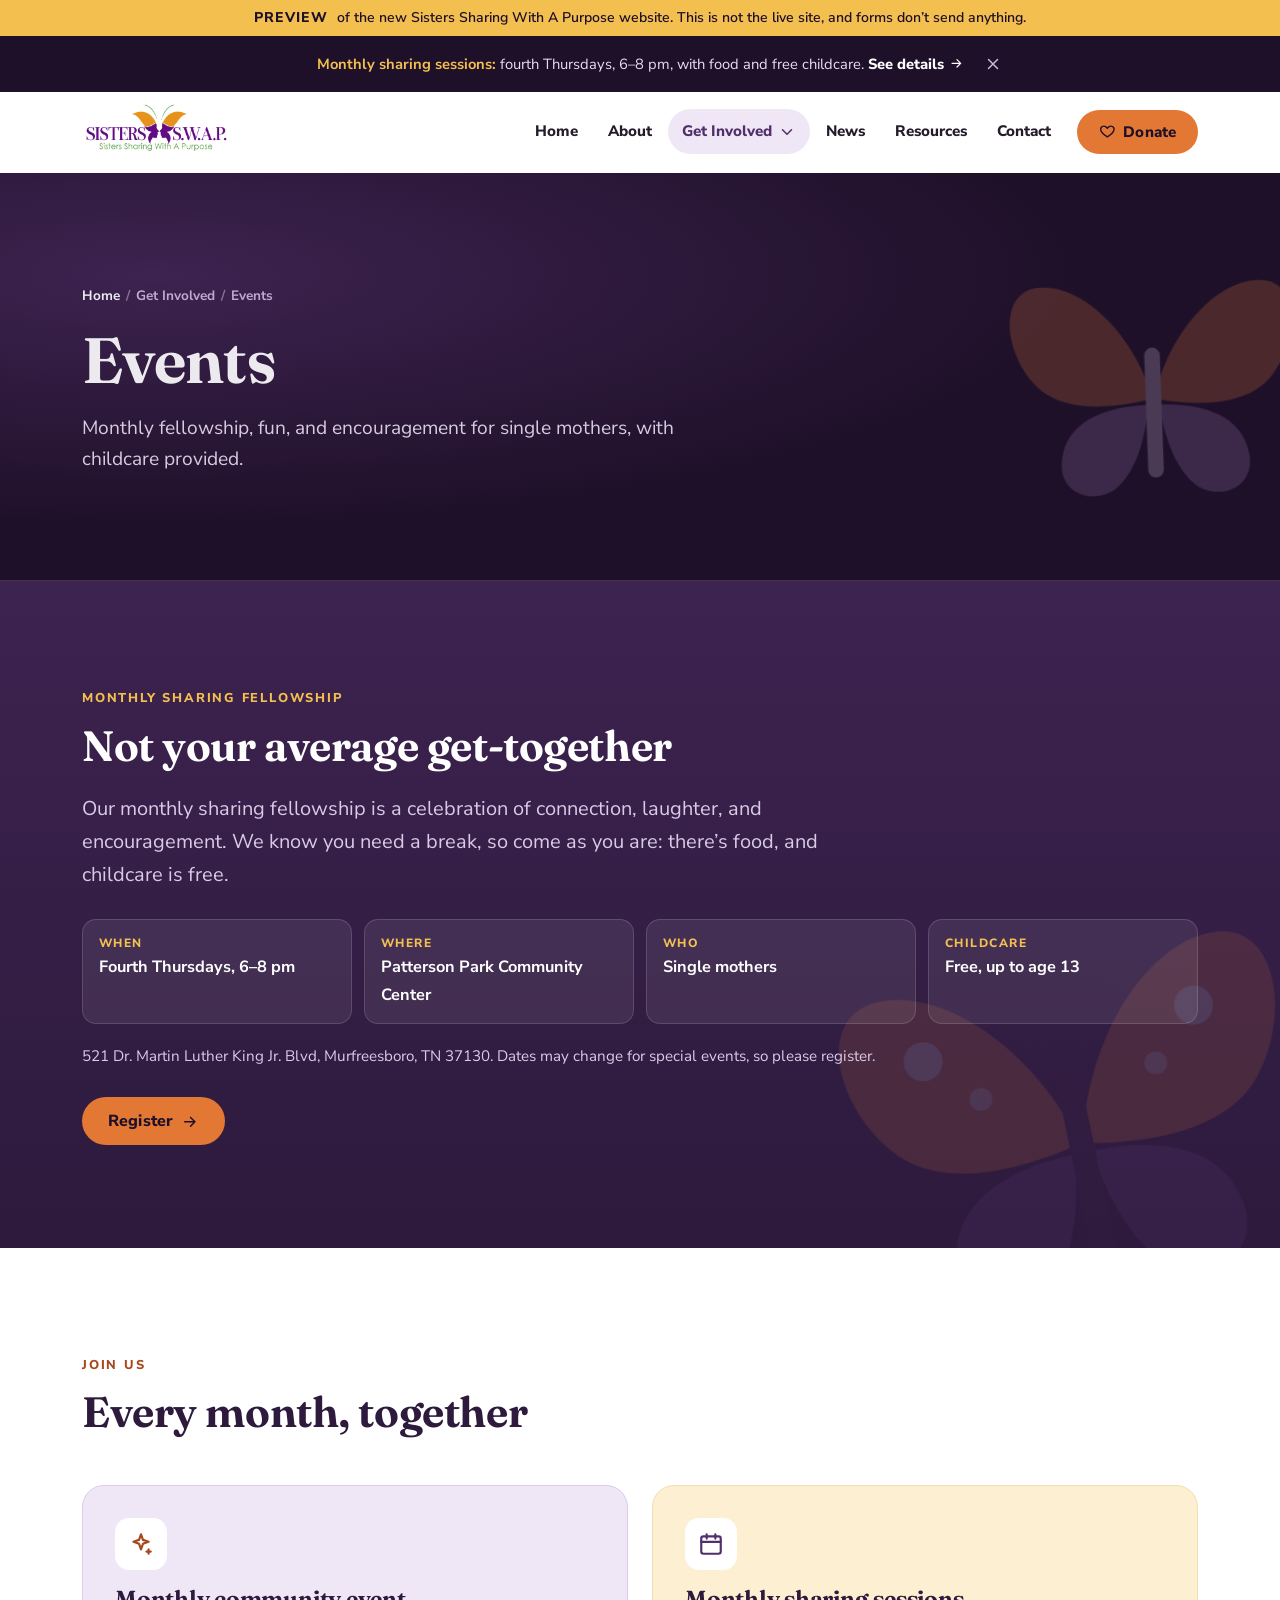
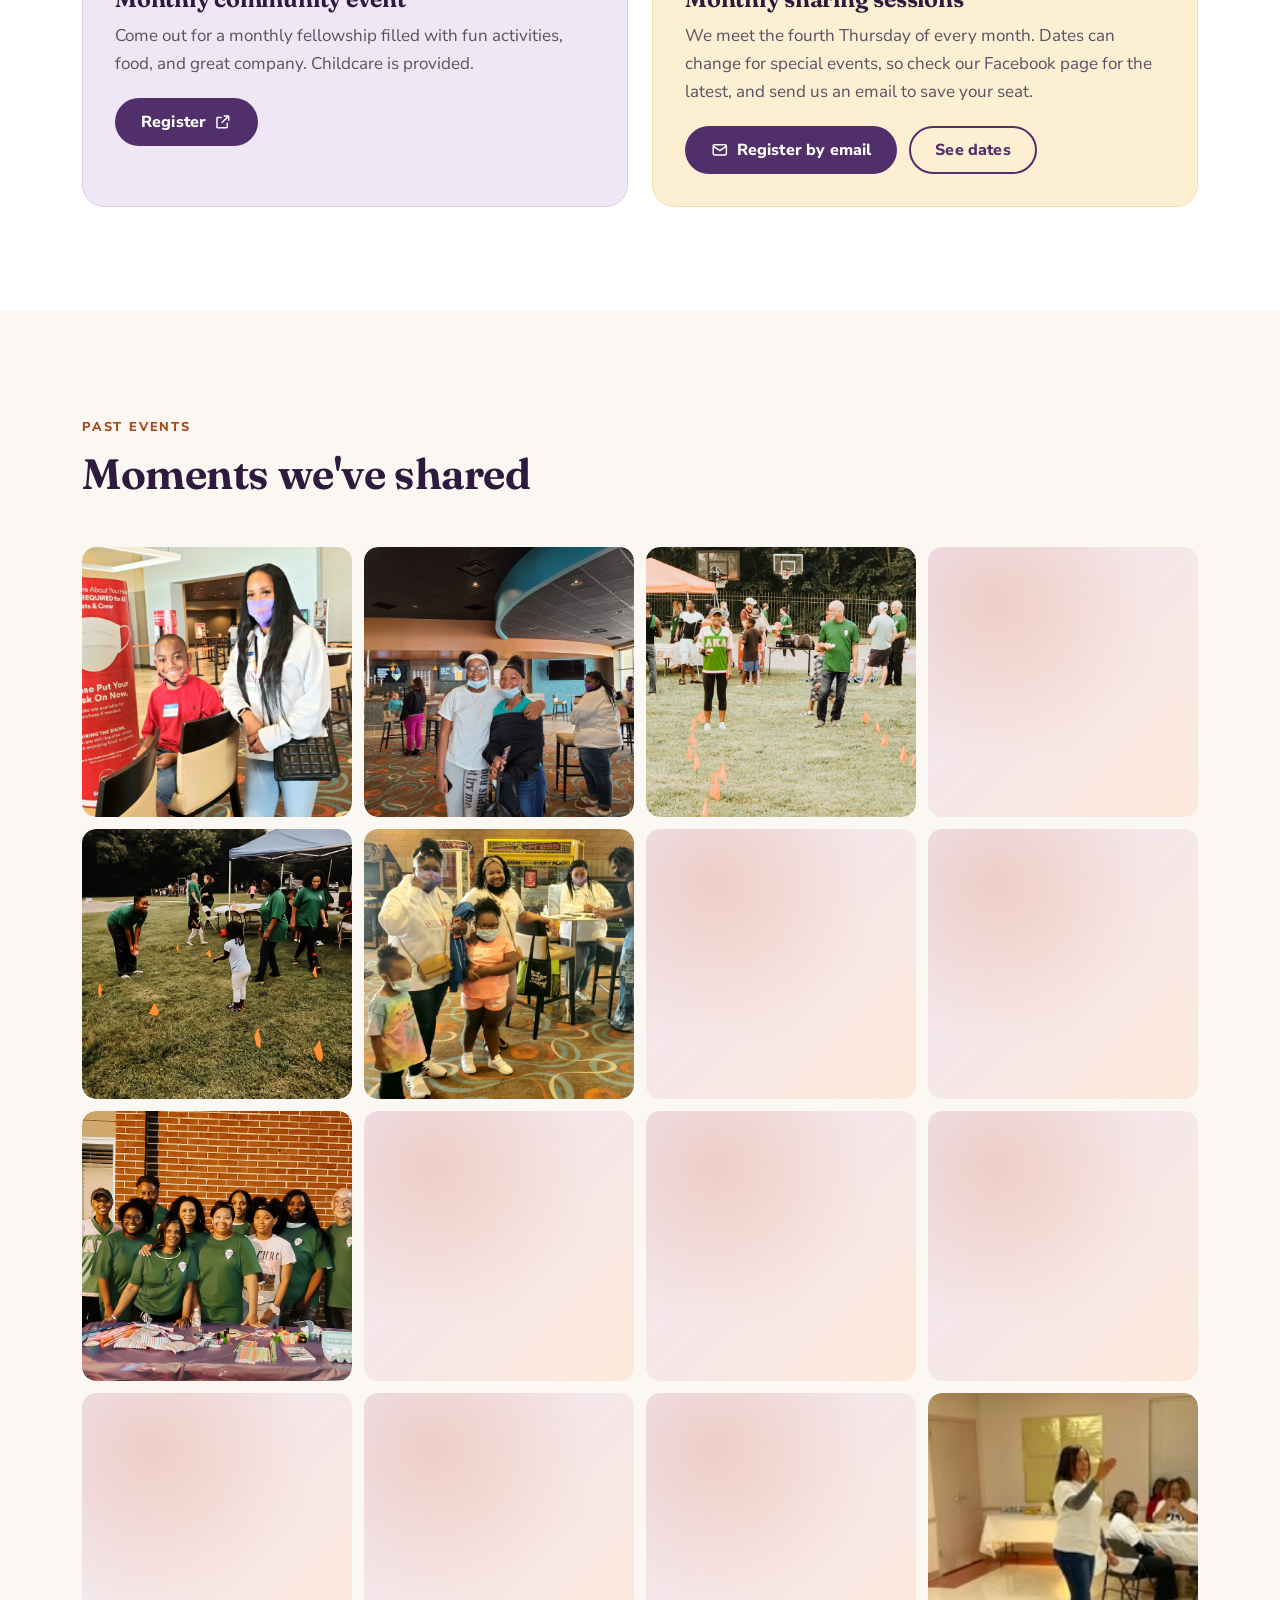
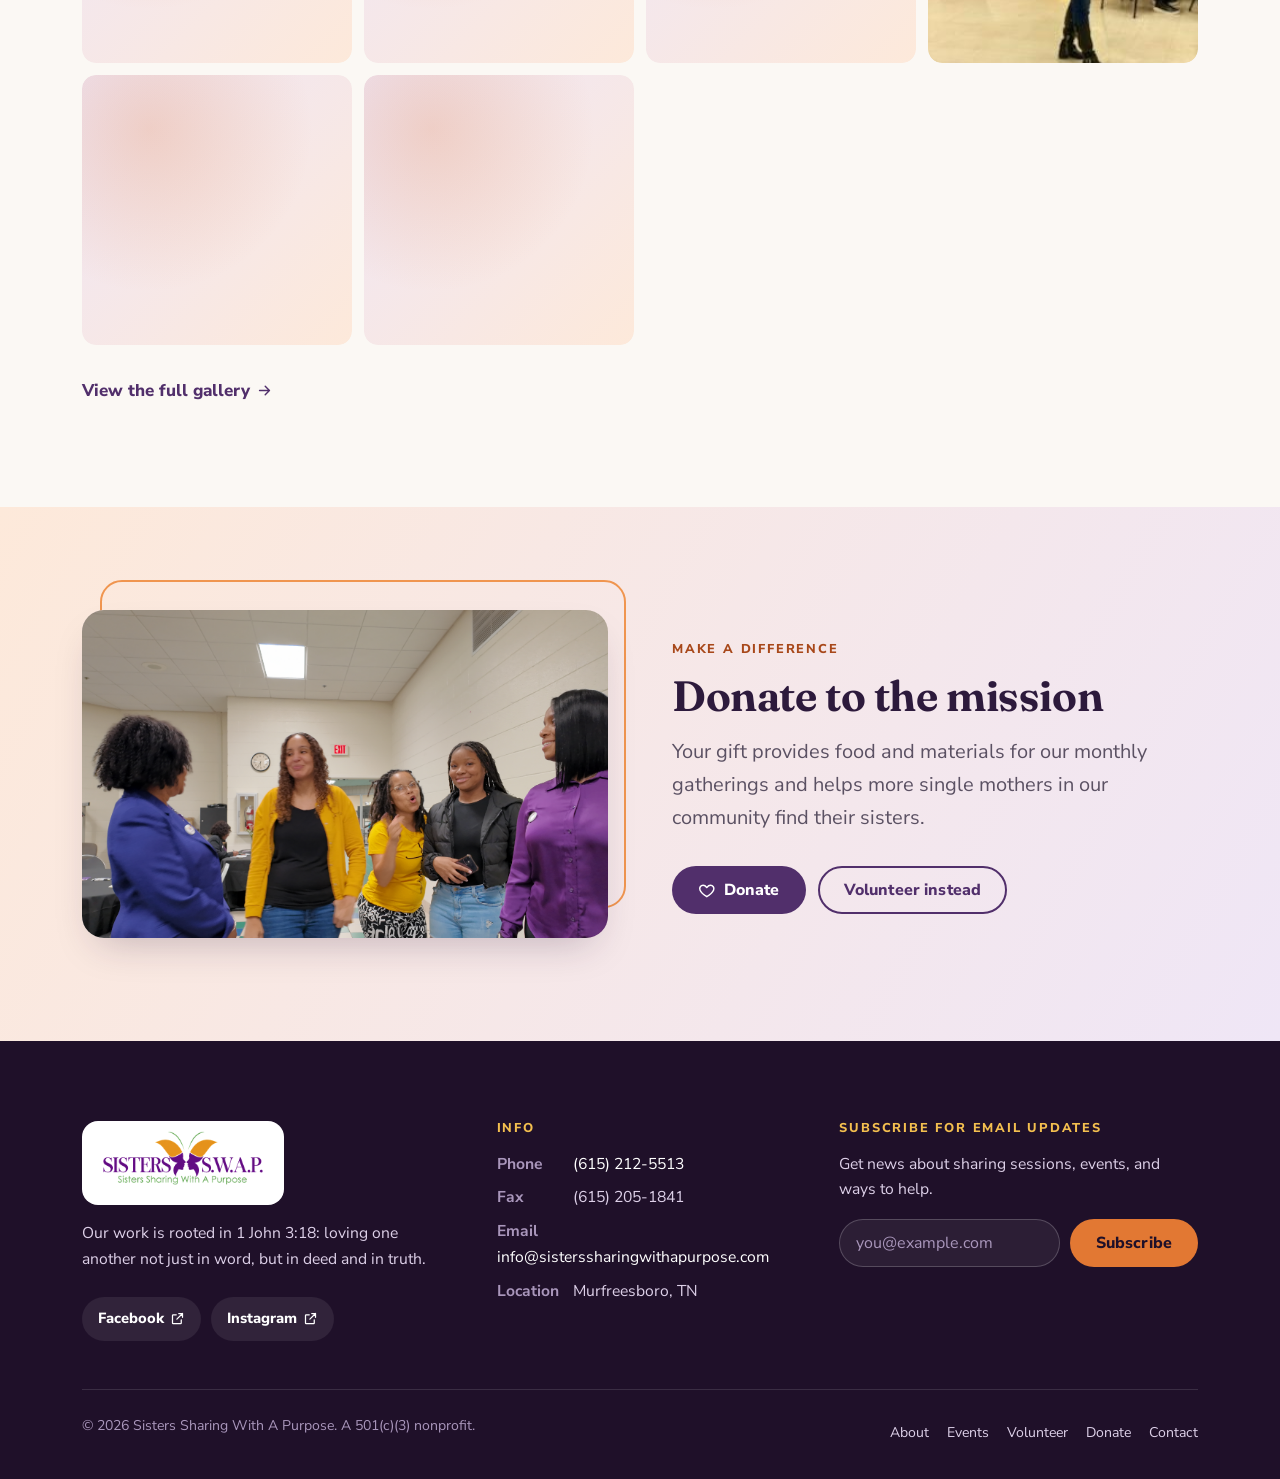
<file: events.html>
<!doctype html>
<html lang="en">
<head>
<meta charset="utf-8">
<meta name="viewport" content="width=device-width, initial-scale=1">
<meta name="robots" content="noindex, nofollow">
<title>Preview · Events | Sisters Sharing With A Purpose</title>
<meta name="description" content="Monthly sharing sessions and community events for single mothers in Murfreesboro, TN. Childcare provided.">
<meta name="theme-color" content="#2d1a3c">
<meta property="og:type" content="website">
<meta property="og:site_name" content="Sisters Sharing With A Purpose">
<meta property="og:title" content="Preview · Events | Sisters Sharing With A Purpose">
<meta property="og:description" content="Monthly sharing sessions and community events for single mothers in Murfreesboro, TN. Childcare provided.">
<link rel="icon" href="data:image/svg+xml,%3Csvg%20xmlns%3D%22http%3A//www.w3.org/2000/svg%22%20viewBox%3D%220%200%2064%2064%22%3E%3Cpath%20d%3D%22M31%2030C27%2018%2017%209%209%2011c-6%202-5%2012%200%2018%204%205%2012%206%2022%204z%22%20fill%3D%22%23e27833%22/%3E%3Cpath%20d%3D%22M33%2030c4-12%2014-21%2022-19%206%202%205%2012%200%2018-4%205-12%206-22%204z%22%20fill%3D%22%23e27833%22/%3E%3Cpath%20d%3D%22M31%2034c-9%200-16%203-17%2010-1%206%205%209%2010%206%204-3%206-9%207-16z%22%20fill%3D%22%236a3f8a%22/%3E%3Cpath%20d%3D%22M33%2034c9%200%2016%203%2017%2010%201%206-5%209-10%206-4-3-6-9-7-16z%22%20fill%3D%22%236a3f8a%22/%3E%3Crect%20x%3D%2230.5%22%20y%3D%2223%22%20width%3D%223%22%20height%3D%2225%22%20rx%3D%221.5%22%20fill%3D%22%232d1a3c%22/%3E%3C/svg%3E">
<link rel="preconnect" href="https://fonts.googleapis.com">
<link rel="preconnect" href="https://fonts.gstatic.com" crossorigin>
<link rel="stylesheet" href="https://fonts.googleapis.com/css2?family=Fraunces:ital,opsz,wght@0,9..144,400..800;1,9..144,400..700&family=Nunito+Sans:wght@400;600;700;800&display=swap">
<link rel="stylesheet" href="css/styles.css">
<script src="js/main.js" defer></script>
</head>
<body>
<div class="preview-banner" role="note" style="background:#f3bf4f;color:#1f1029;font-family:'Nunito Sans',system-ui,-apple-system,'Segoe UI',Roboto,Arial,sans-serif;font-size:.88rem;font-weight:600;line-height:1.4;text-align:center;padding:8px 16px;"><strong style="font-weight:800;letter-spacing:.08em;text-transform:uppercase;margin-right:.35em">Preview</strong> of the new Sisters Sharing With A Purpose website. This is not the live site, and forms don&rsquo;t send anything.</div>
<a class="skip-link" href="#main">Skip to main content</a>
<div class="announce" id="announce" data-announce-id="2026-11-fourth-thursdays" role="region" aria-label="Announcement">
  <div class="container announce-inner">
    <p><strong>Monthly sharing sessions:</strong> fourth Thursdays, 6&ndash;8 pm, with food and free childcare. <a class="text-link" href="events.html">See details <svg viewBox="0 0 24 24" fill="none" stroke="currentColor" stroke-width="2" stroke-linecap="round" stroke-linejoin="round" aria-hidden="true"><path d="M5 12h14M13 6l6 6-6 6"/></svg></a></p>
    <button class="announce-close" type="button" aria-label="Dismiss announcement"><svg viewBox="0 0 24 24" fill="none" stroke="currentColor" stroke-width="2" stroke-linecap="round" aria-hidden="true"><path d="M18 6 6 18M6 6l12 12"/></svg></button>
  </div>
</div>
<script>try{var a=document.getElementById("announce");if(localStorage.getItem("announce-dismissed")===a.getAttribute("data-announce-id"))a.hidden=true}catch(e){}</script>
<header class="site-header">
  <div class="container header-inner">
    <a class="brand" href="index.html" aria-label="Sisters Sharing With A Purpose home">
      <img class="brand-logo" src="images/SSWAPLogo.png" alt="" width="478" height="180">
    </a>
    <button class="nav-toggle" type="button" aria-expanded="false" aria-controls="primary-nav">
      <svg class="icon-open" viewBox="0 0 24 24" fill="none" stroke="currentColor" stroke-width="2" stroke-linecap="round" aria-hidden="true"><path d="M4 7h16M4 12h16M4 17h16"/></svg>
      <svg class="icon-close" viewBox="0 0 24 24" fill="none" stroke="currentColor" stroke-width="2" stroke-linecap="round" aria-hidden="true"><path d="M18 6 6 18M6 6l12 12"/></svg>
      <span class="toggle-label">Menu</span>
    </button>
    <nav class="primary-nav" id="primary-nav" aria-label="Main">
      <ul class="nav-list">
        <li><a class="nav-link" href="index.html">Home</a></li><li><a class="nav-link" href="about.html">About</a></li><li class="has-sub is-current"><button class="nav-link sub-toggle" type="button" aria-expanded="false" aria-controls="sub-involved">Get Involved <svg viewBox="0 0 24 24" fill="none" stroke="currentColor" stroke-width="2" stroke-linecap="round" stroke-linejoin="round" aria-hidden="true" class="chev"><path d="m6 9 6 6 6-6"/></svg></button><ul class="submenu" id="sub-involved"><li><a href="volunteer.html">Volunteer</a></li><li><a href="events.html" aria-current="page">Events</a></li><li><a href="gallery.html">Gallery</a></li></ul></li><li><a class="nav-link" href="news.html">News</a></li><li><a class="nav-link" href="resources.html">Resources</a></li><li><a class="nav-link" href="contact.html">Contact</a></li>
      </ul>
      <div class="nav-cta"><a class="btn btn-accent" href="donate.html"><svg viewBox="0 0 24 24" fill="none" stroke="currentColor" stroke-width="2" stroke-linecap="round" stroke-linejoin="round" aria-hidden="true"><path d="M12 20s-7.5-4.6-9.3-9.2C1.5 7.6 3.6 4.5 7 4.5c2 0 3.4 1.1 5 3 1.6-1.9 3-3 5-3 3.4 0 5.5 3.1 4.3 6.3C19.5 15.4 12 20 12 20z"/></svg> Donate</a></div>
    </nav>
  </div>
</header>
<section class="page-hero">
  <svg class="page-hero-art" viewBox="0 0 64 64" aria-hidden="true" focusable="false"><path d="M31 30C27 18 17 9 9 11c-6 2-5 12 0 18 4 5 12 6 22 4z" fill="#e27833"/><path d="M33 30c4-12 14-21 22-19 6 2 5 12 0 18-4 5-12 6-22 4z" fill="#e27833"/><path d="M31 34c-9 0-16 3-17 10-1 6 5 9 10 6 4-3 6-9 7-16z" fill="#a07cc0"/><path d="M33 34c9 0 16 3 17 10 1 6-5 9-10 6-4-3-6-9-7-16z" fill="#a07cc0"/><rect x="30.5" y="23" width="3" height="25" rx="1.5" fill="#dccbea"/></svg>
  <div class="container">
    <ol class="crumbs"><li><a href="index.html">Home</a></li><li>Get Involved</li><li aria-current="page">Events</li></ol>
    <h1>Events</h1>
    <p>Monthly fellowship, fun, and encouragement for single mothers, with childcare provided.</p>
  </div>
</section>
<main id="main">
<section class="section section-plum feature-band" aria-labelledby="avg-title">
  <svg class="hero-butterfly" viewBox="0 0 64 64" aria-hidden="true" focusable="false"><path d="M31 30C27 18 17 9 9 11c-6 2-5 12 0 18 4 5 12 6 22 4z" fill="#e27833"/><path d="M33 30c4-12 14-21 22-19 6 2 5 12 0 18-4 5-12 6-22 4z" fill="#e27833"/><path d="M31 34c-9 0-16 3-17 10-1 6 5 9 10 6 4-3 6-9 7-16z" fill="#6a3f8a"/><path d="M33 34c9 0 16 3 17 10 1 6-5 9-10 6-4-3-6-9-7-16z" fill="#6a3f8a"/><circle cx="15" cy="19" r="2.4" fill="#fff" opacity=".85"/><circle cx="49" cy="19" r="2.4" fill="#fff" opacity=".85"/><circle cx="21" cy="25" r="1.4" fill="#fff" opacity=".7"/><circle cx="43" cy="25" r="1.4" fill="#fff" opacity=".7"/><rect x="30.5" y="23" width="3" height="25" rx="1.5" fill="#2d1a3c"/><path d="M31 24c-1.5-5-4.5-8.5-8-9.5M33 24c1.5-5 4.5-8.5 8-9.5" stroke="#2d1a3c" stroke-width="1.6" fill="none" stroke-linecap="round"/></svg>
  <div class="container">
    <div style="max-width:760px">
      <span class="eyebrow">Monthly sharing fellowship</span>
      <h2 id="avg-title">Not your average get-together</h2>
      <p class="lead">Our monthly sharing fellowship is a celebration of connection, laughter, and encouragement. We know you need a break, so come as you are: there&rsquo;s food, and childcare is free.</p>
    </div>
    <ul class="event-facts">
      <li><span>When</span><strong>Fourth Thursdays, 6&ndash;8 pm</strong></li>
      <li><span>Where</span><strong>Patterson Park Community Center</strong></li>
      <li><span>Who</span><strong>Single mothers</strong></li>
      <li><span>Childcare</span><strong>Free, up to age 13</strong></li>
    </ul>
    <p class="event-note">521 Dr. Martin Luther King Jr. Blvd, Murfreesboro, TN 37130. Dates may change for special events, so please register.</p>
    <div class="btn-row stack-mobile">
      <a class="btn btn-accent" href="https://docs.google.com/forms/d/e/1FAIpQLScTOXInWQ2X3hTT36OPU_LsUo95f3LjnMsggG_If59AxZVApw/viewform" target="_blank" rel="noopener">Register <svg viewBox="0 0 24 24" fill="none" stroke="currentColor" stroke-width="2" stroke-linecap="round" stroke-linejoin="round" aria-hidden="true"><path d="M5 12h14M13 6l6 6-6 6"/></svg></a>
    </div>
  </div>
</section>

<section class="section" aria-labelledby="monthly-title">
  <div class="container">
    <div class="section-head">
      <span class="eyebrow">Join us</span>
      <h2 id="monthly-title">Every month, together</h2>
    </div>
    <div class="grid-2">
      <article class="card">
        <div class="card-icon accent"><svg viewBox="0 0 24 24" fill="none" stroke="currentColor" stroke-width="2" stroke-linecap="round" stroke-linejoin="round" aria-hidden="true"><path d="M12 3l1.8 5.2L19 10l-5.2 1.8L12 17l-1.8-5.2L5 10l5.2-1.8z"/><path d="M19 17v4M17 19h4"/></svg></div>
        <h3>Monthly community event</h3>
        <p>Come out for a monthly fellowship filled with fun activities, food, and great company. Childcare is provided.</p>
        <div class="card-actions btn-row"><a class="btn btn-primary" href="https://docs.google.com/forms/d/e/1FAIpQLScTOXInWQ2X3hTT36OPU_LsUo95f3LjnMsggG_If59AxZVApw/viewform" target="_blank" rel="noopener">Register <svg viewBox="0 0 24 24" fill="none" stroke="currentColor" stroke-width="2" stroke-linecap="round" stroke-linejoin="round" aria-hidden="true"><path d="M14 4h6v6M20 4l-9 9"/><path d="M18 14v5a1 1 0 0 1-1 1H5a1 1 0 0 1-1-1V7a1 1 0 0 1 1-1h5"/></svg></a></div>
      </article>
      <article class="card">
        <div class="card-icon"><svg viewBox="0 0 24 24" fill="none" stroke="currentColor" stroke-width="2" stroke-linecap="round" stroke-linejoin="round" aria-hidden="true"><rect x="3" y="5" width="18" height="16" rx="2"/><path d="M3 10h18M8 3v4M16 3v4"/></svg></div>
        <h3>Monthly sharing sessions</h3>
        <p>We meet the fourth Thursday of every month. Dates can change for special events, so check our Facebook page for the latest, and send us an email to save your seat.</p>
        <div class="card-actions btn-row">
          <a class="btn btn-primary" href="mailto:info@sisterssharingwithapurpose.com?subject=Sharing%20session%20registration"><svg viewBox="0 0 24 24" fill="none" stroke="currentColor" stroke-width="2" stroke-linecap="round" stroke-linejoin="round" aria-hidden="true"><rect x="3" y="5" width="18" height="14" rx="2"/><path d="m3 7 9 6 9-6"/></svg> Register by email</a>
          <a class="btn btn-outline" href="https://www.facebook.com/Sisters-Sharing-With-A-Purpose-107696370702715/" target="_blank" rel="noopener">See dates</a>
        </div>
      </article>
    </div>
  </div>
</section>

<!-- Filled by scripts/sync-social.mjs. Edits between these markers are overwritten. -->
<!-- SOCIAL:fb-events:start -->
<!-- SOCIAL:fb-events:end -->

<section class="section section-soft" aria-labelledby="past-title">
  <div class="container">
    <div class="section-head">
      <span class="eyebrow">Past events</span>
      <h2 id="past-title">Moments we've shared</h2>
    </div>
    <div class="photo-grid" data-show-more="4" data-show-more-label="Show {n} more photos"><a class="tile" href="images/gallery/may-2021-03.jpg" data-lightbox="events" data-caption="Moms and families at a past S.W.A.P. gathering"><div class="media ratio-square"><img src="images/gallery/may-2021-03.jpg" alt="Moms and families at a past S.W.A.P. gathering" loading="lazy" decoding="async"></div></a><a class="tile" href="images/gallery/may-2021-05.jpg" data-lightbox="events" data-caption="Moms and families at a past S.W.A.P. gathering"><div class="media ratio-square"><img src="images/gallery/may-2021-05.jpg" alt="Moms and families at a past S.W.A.P. gathering" loading="lazy" decoding="async"></div></a><a class="tile" href="images/events/past-event-01.jpg" data-lightbox="events" data-caption="September 2021 gathering"><div class="media ratio-square"><img src="images/events/past-event-01.jpg" alt="September 2021 gathering" loading="lazy" decoding="async"></div></a><a class="tile" href="images/gallery/may-2021-02.jpg" data-lightbox="events" data-caption="Moms and families at a past S.W.A.P. gathering"><div class="media ratio-square"><img src="images/gallery/may-2021-02.jpg" alt="Moms and families at a past S.W.A.P. gathering" loading="lazy" decoding="async"></div></a><a class="tile" href="images/events/past-event-02.jpg" data-lightbox="events" data-caption="September 2021 gathering"><div class="media ratio-square"><img src="images/events/past-event-02.jpg" alt="September 2021 gathering" loading="lazy" decoding="async"></div></a><a class="tile" href="images/gallery/may-2021-04.jpg" data-lightbox="events" data-caption="Moms and families at a past S.W.A.P. gathering"><div class="media ratio-square"><img src="images/gallery/may-2021-04.jpg" alt="Moms and families at a past S.W.A.P. gathering" loading="lazy" decoding="async"></div></a><a class="tile" href="images/gallery/may-2021-01.jpg" data-lightbox="events" data-caption="Moms and families at a past S.W.A.P. gathering"><div class="media ratio-square"><img src="images/gallery/may-2021-01.jpg" alt="Moms and families at a past S.W.A.P. gathering" loading="lazy" decoding="async"></div></a><a class="tile" href="images/gallery/feb-2020-01.jpg" data-lightbox="events" data-caption="Moms and families at a past S.W.A.P. gathering"><div class="media ratio-square"><img src="images/gallery/feb-2020-01.jpg" alt="Moms and families at a past S.W.A.P. gathering" loading="lazy" decoding="async"></div></a><a class="tile" href="images/events/past-event-03.jpg" data-lightbox="events" data-caption="September 2021 gathering"><div class="media ratio-square"><img src="images/events/past-event-03.jpg" alt="September 2021 gathering" loading="lazy" decoding="async"></div></a><a class="tile" href="images/gallery/feb-2020-02.jpg" data-lightbox="events" data-caption="Moms and families at a past S.W.A.P. gathering"><div class="media ratio-square"><img src="images/gallery/feb-2020-02.jpg" alt="Moms and families at a past S.W.A.P. gathering" loading="lazy" decoding="async"></div></a><a class="tile" href="images/gallery/may-2020-01.jpg" data-lightbox="events" data-caption="Moms and families at a past S.W.A.P. gathering"><div class="media ratio-square"><img src="images/gallery/may-2020-01.jpg" alt="Moms and families at a past S.W.A.P. gathering" loading="lazy" decoding="async"></div></a><a class="tile" href="images/gallery/feb-2020-03.jpg" data-lightbox="events" data-caption="Moms and families at a past S.W.A.P. gathering"><div class="media ratio-square"><img src="images/gallery/feb-2020-03.jpg" alt="Moms and families at a past S.W.A.P. gathering" loading="lazy" decoding="async"></div></a><a class="tile" href="images/events/past-event-04.jpg" data-lightbox="events" data-caption="Moms and families at a past S.W.A.P. gathering"><div class="media ratio-square"><img src="images/events/past-event-04.jpg" alt="Moms and families at a past S.W.A.P. gathering" loading="lazy" decoding="async"></div></a><a class="tile" href="images/events/past-event-05.jpg" data-lightbox="events" data-caption="Moms and families at a past S.W.A.P. gathering"><div class="media ratio-square"><img src="images/events/past-event-05.jpg" alt="Moms and families at a past S.W.A.P. gathering" loading="lazy" decoding="async"></div></a><a class="tile" href="images/events/past-event-06.jpg" data-lightbox="events" data-caption="Moms and families at a past S.W.A.P. gathering"><div class="media ratio-square"><img src="images/events/past-event-06.jpg" alt="Moms and families at a past S.W.A.P. gathering" loading="lazy" decoding="async"></div></a><a class="tile" href="images/events/past-event-07.jpg" data-lightbox="events" data-caption="Moms and families at a past S.W.A.P. gathering"><div class="media ratio-square"><img src="images/events/past-event-07.jpg" alt="Moms and families at a past S.W.A.P. gathering" loading="lazy" decoding="async"></div></a><a class="tile" href="images/events/past-event-08.jpg" data-lightbox="events" data-caption="Moms and families at a past S.W.A.P. gathering"><div class="media ratio-square"><img src="images/events/past-event-08.jpg" alt="Moms and families at a past S.W.A.P. gathering" loading="lazy" decoding="async"></div></a><a class="tile" href="images/events/past-event-09.jpg" data-lightbox="events" data-caption="Moms and families at a past S.W.A.P. gathering"><div class="media ratio-square"><img src="images/events/past-event-09.jpg" alt="Moms and families at a past S.W.A.P. gathering" loading="lazy" decoding="async"></div></a></div>
    <p class="mt-2"><a class="text-link" href="gallery.html">View the full gallery <svg viewBox="0 0 24 24" fill="none" stroke="currentColor" stroke-width="2" stroke-linecap="round" stroke-linejoin="round" aria-hidden="true"><path d="M5 12h14M13 6l6 6-6 6"/></svg></a></p>
  </div>
</section>

<section class="section donate-band" aria-labelledby="donate-band-title">
  <div class="container split">
    <div class="media-frame"><div class="media ratio-wide"><img src="images/gallery/appreciation-2023-02.jpg" alt="Members in purple and gold talking together at the 2023 Appreciation Celebration" style="object-position:50% 60%" loading="lazy" decoding="async"></div></div>
    <div>
      <span class="eyebrow">Make a difference</span>
      <h2 id="donate-band-title">Donate to the mission</h2>
      <p class="lead">Your gift provides food and materials for our monthly gatherings and helps more single mothers in our community find their sisters.</p>
      <div class="btn-row stack-mobile mt-2">
        <a class="btn btn-primary" href="donate.html"><svg viewBox="0 0 24 24" fill="none" stroke="currentColor" stroke-width="2" stroke-linecap="round" stroke-linejoin="round" aria-hidden="true"><path d="M12 20s-7.5-4.6-9.3-9.2C1.5 7.6 3.6 4.5 7 4.5c2 0 3.4 1.1 5 3 1.6-1.9 3-3 5-3 3.4 0 5.5 3.1 4.3 6.3C19.5 15.4 12 20 12 20z"/></svg> Donate</a>
        <a class="btn btn-outline" href="volunteer.html">Volunteer instead</a>
      </div>
    </div>
  </div>
</section>

</main>
<footer class="site-footer">
  <div class="container">
    <div class="footer-grid">
      <div>
        <a class="footer-brand" href="index.html" aria-label="Sisters Sharing With A Purpose home">
          <img class="brand-logo" src="images/SSWAPLogo.png" alt="" width="478" height="180" loading="lazy" decoding="async">
        </a>
        <h2 class="visually-hidden">About us</h2>
        <p>Our work is rooted in 1 John 3:18: loving one another not just in word, but in deed and in truth.</p>
        <ul class="social" aria-label="Social media">
          <li><a href="https://www.facebook.com/Sisters-Sharing-With-A-Purpose-107696370702715/" target="_blank" rel="noopener">Facebook <svg viewBox="0 0 24 24" fill="none" stroke="currentColor" stroke-width="2" stroke-linecap="round" stroke-linejoin="round" aria-hidden="true"><path d="M14 4h6v6M20 4l-9 9"/><path d="M18 14v5a1 1 0 0 1-1 1H5a1 1 0 0 1-1-1V7a1 1 0 0 1 1-1h5"/></svg></a></li>
          <li><a href="https://www.instagram.com/sisterssharingwithapurpose/" target="_blank" rel="noopener">Instagram <svg viewBox="0 0 24 24" fill="none" stroke="currentColor" stroke-width="2" stroke-linecap="round" stroke-linejoin="round" aria-hidden="true"><path d="M14 4h6v6M20 4l-9 9"/><path d="M18 14v5a1 1 0 0 1-1 1H5a1 1 0 0 1-1-1V7a1 1 0 0 1 1-1h5"/></svg></a></li>
        </ul>
      </div>
      <details class="m-collapse">
        <summary><h2>Info</h2></summary>
        <div class="m-collapse-body">
        <ul class="footer-info">
          <li><span>Phone</span> <a href="tel:+16152125513">(615) 212-5513</a></li>
          <li><span>Fax</span> (615) 205-1841</li>
          <li><span>Email</span> <a href="mailto:info@sisterssharingwithapurpose.com">info@sisterssharingwithapurpose.com</a></li>
          <li><span>Location</span> Murfreesboro, TN</li>
        </ul>
        </div>
      </details>
      <details class="m-collapse">
        <summary><h2>Subscribe for email updates</h2></summary>
        <div class="m-collapse-body">
        <p>Get news about sharing sessions, events, and ways to help.</p>
        <!-- Point this form's action at your email provider (e.g. Mailchimp) to collect real sign-ups. -->
        <form class="subscribe-form" action="#" method="post" data-form>
          <div class="subscribe">
            <label class="visually-hidden" for="sub-email">Email address</label>
            <input id="sub-email" type="email" name="email" placeholder="you@example.com" autocomplete="email" required>
            <button class="btn btn-accent" type="submit">Subscribe</button>
          </div>
          <p class="form-status" role="status">Thanks for subscribing!</p>
        </form>
        </div>
      </details>
    </div>
    <div class="footer-bottom">
      <p class="mt-0">&copy; <span data-year>2026</span> Sisters Sharing With A Purpose. A 501(c)(3) nonprofit.</p>
      <ul class="footer-links">
        <li><a href="about.html">About</a></li>
        <li><a href="events.html">Events</a></li>
        <li><a href="volunteer.html">Volunteer</a></li>
        <li><a href="donate.html">Donate</a></li>
        <li><a href="contact.html">Contact</a></li>
      </ul>
    </div>
  </div>
</footer>
</body>
</html>
</file>
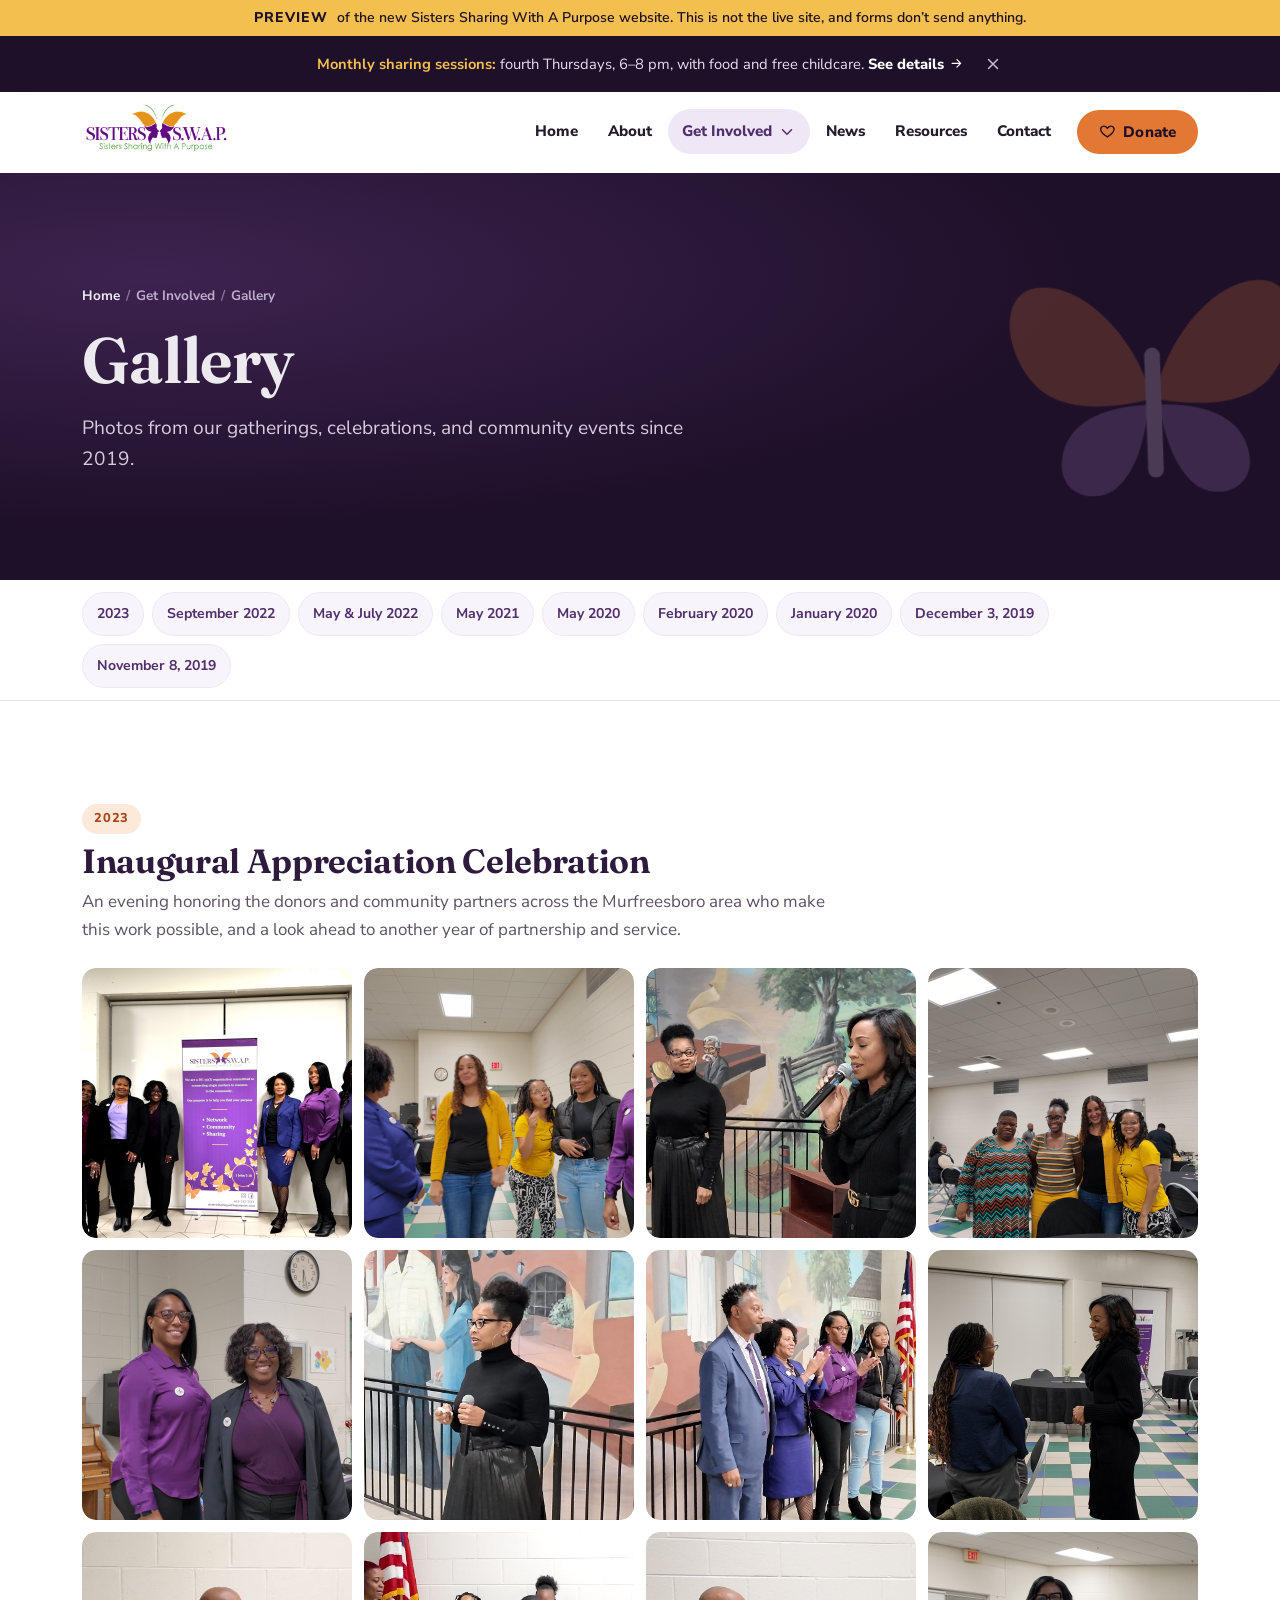
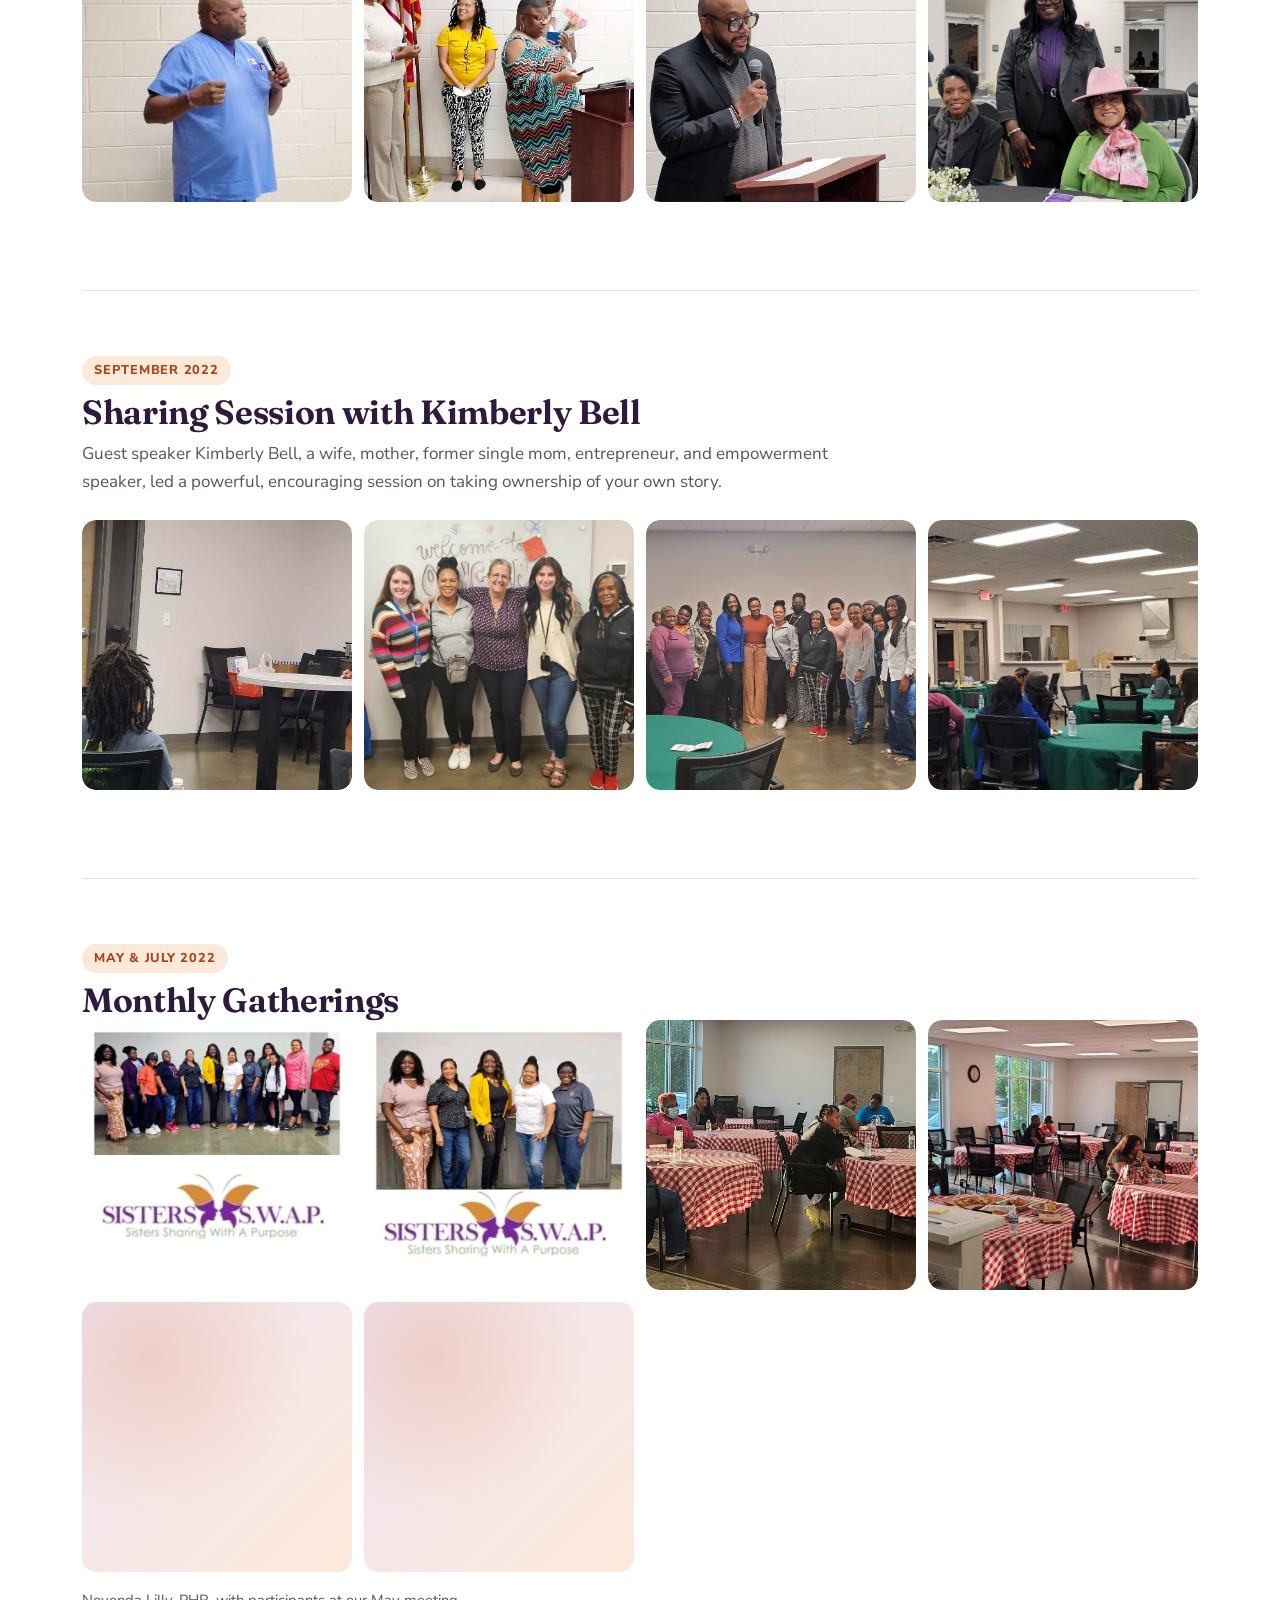
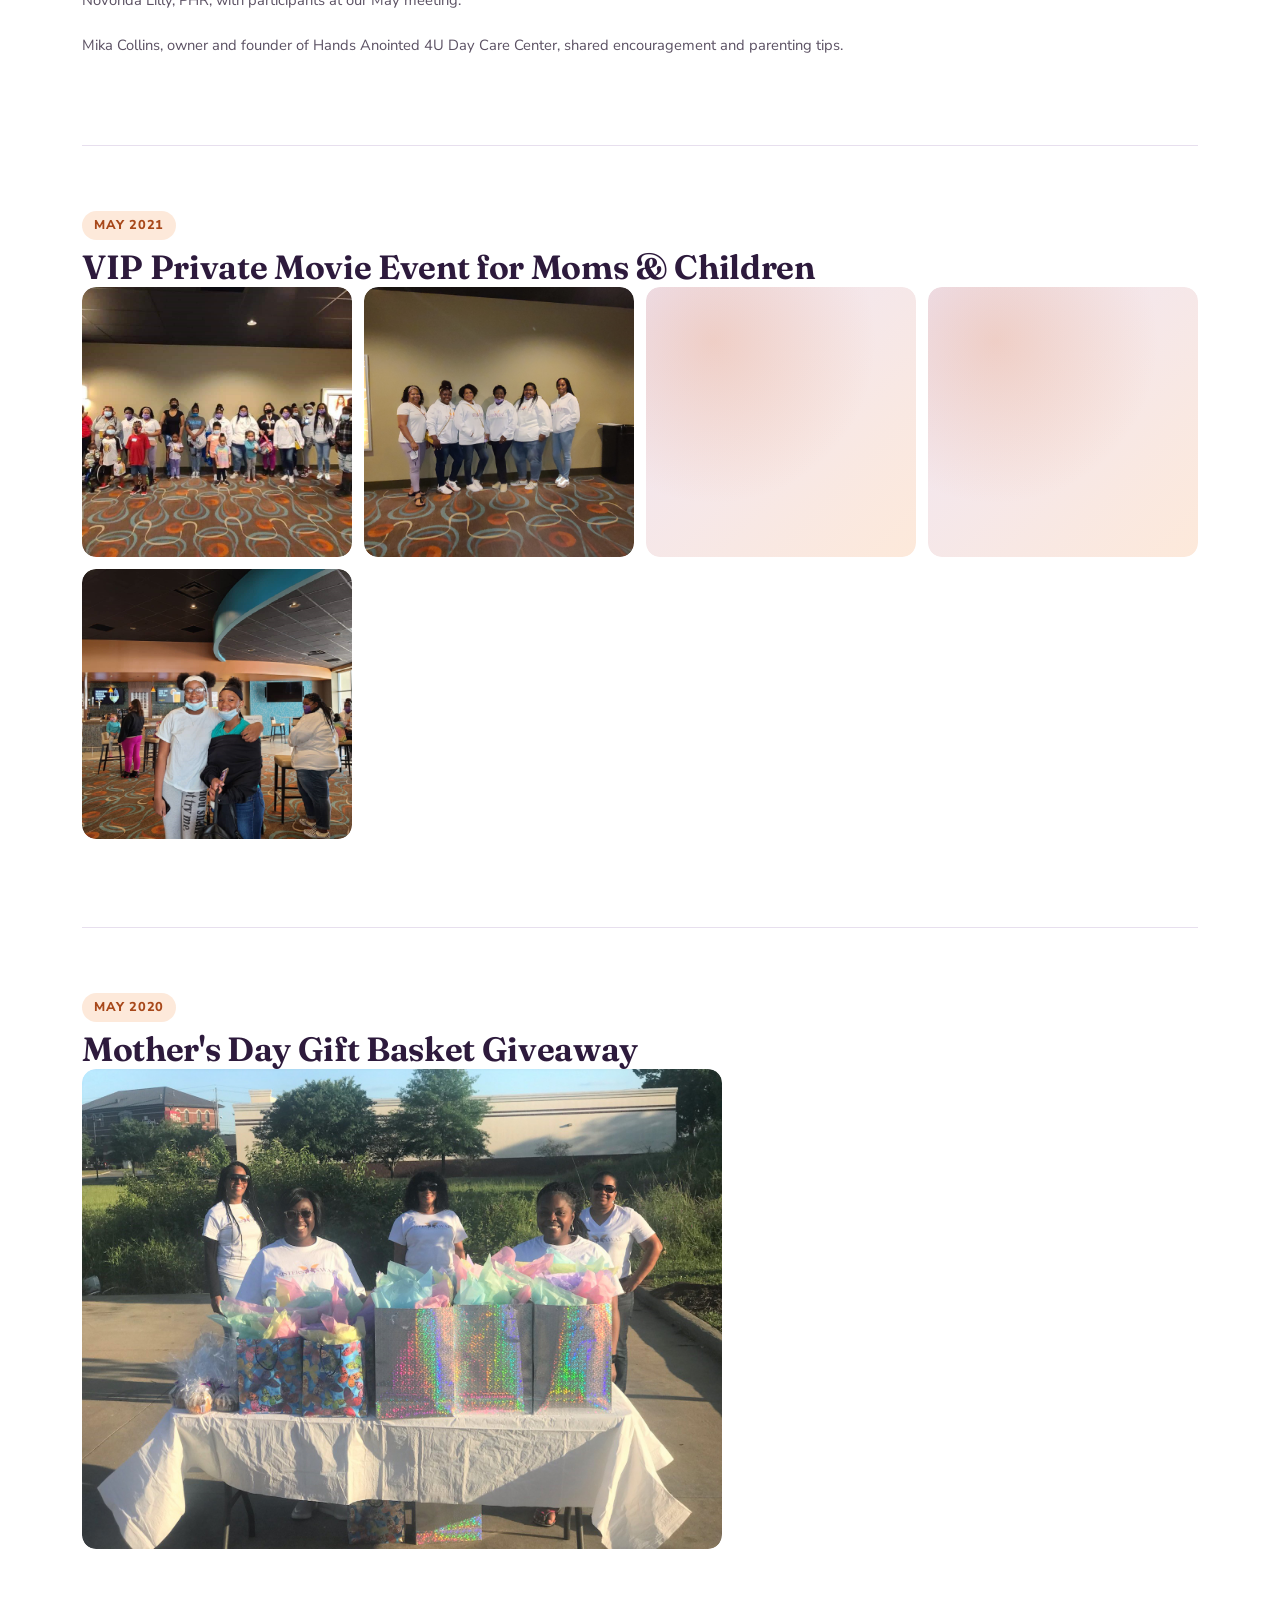
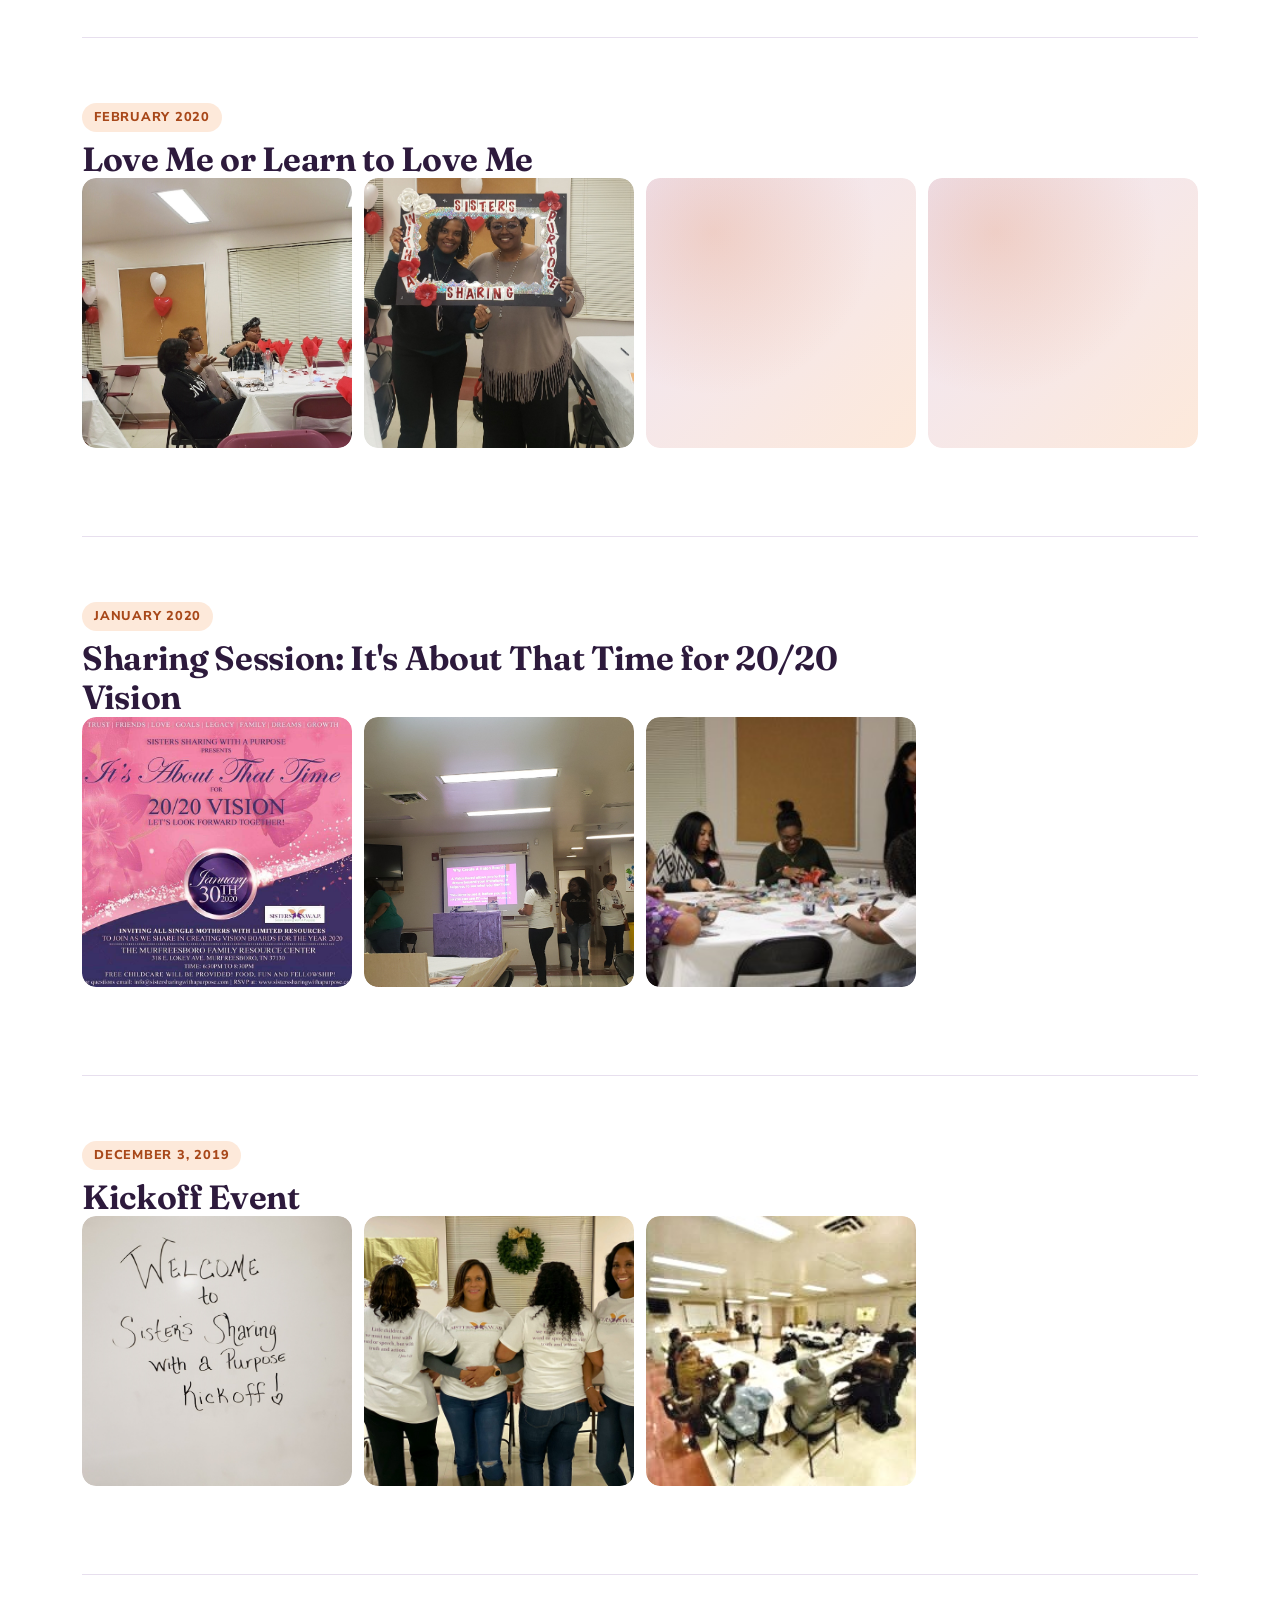
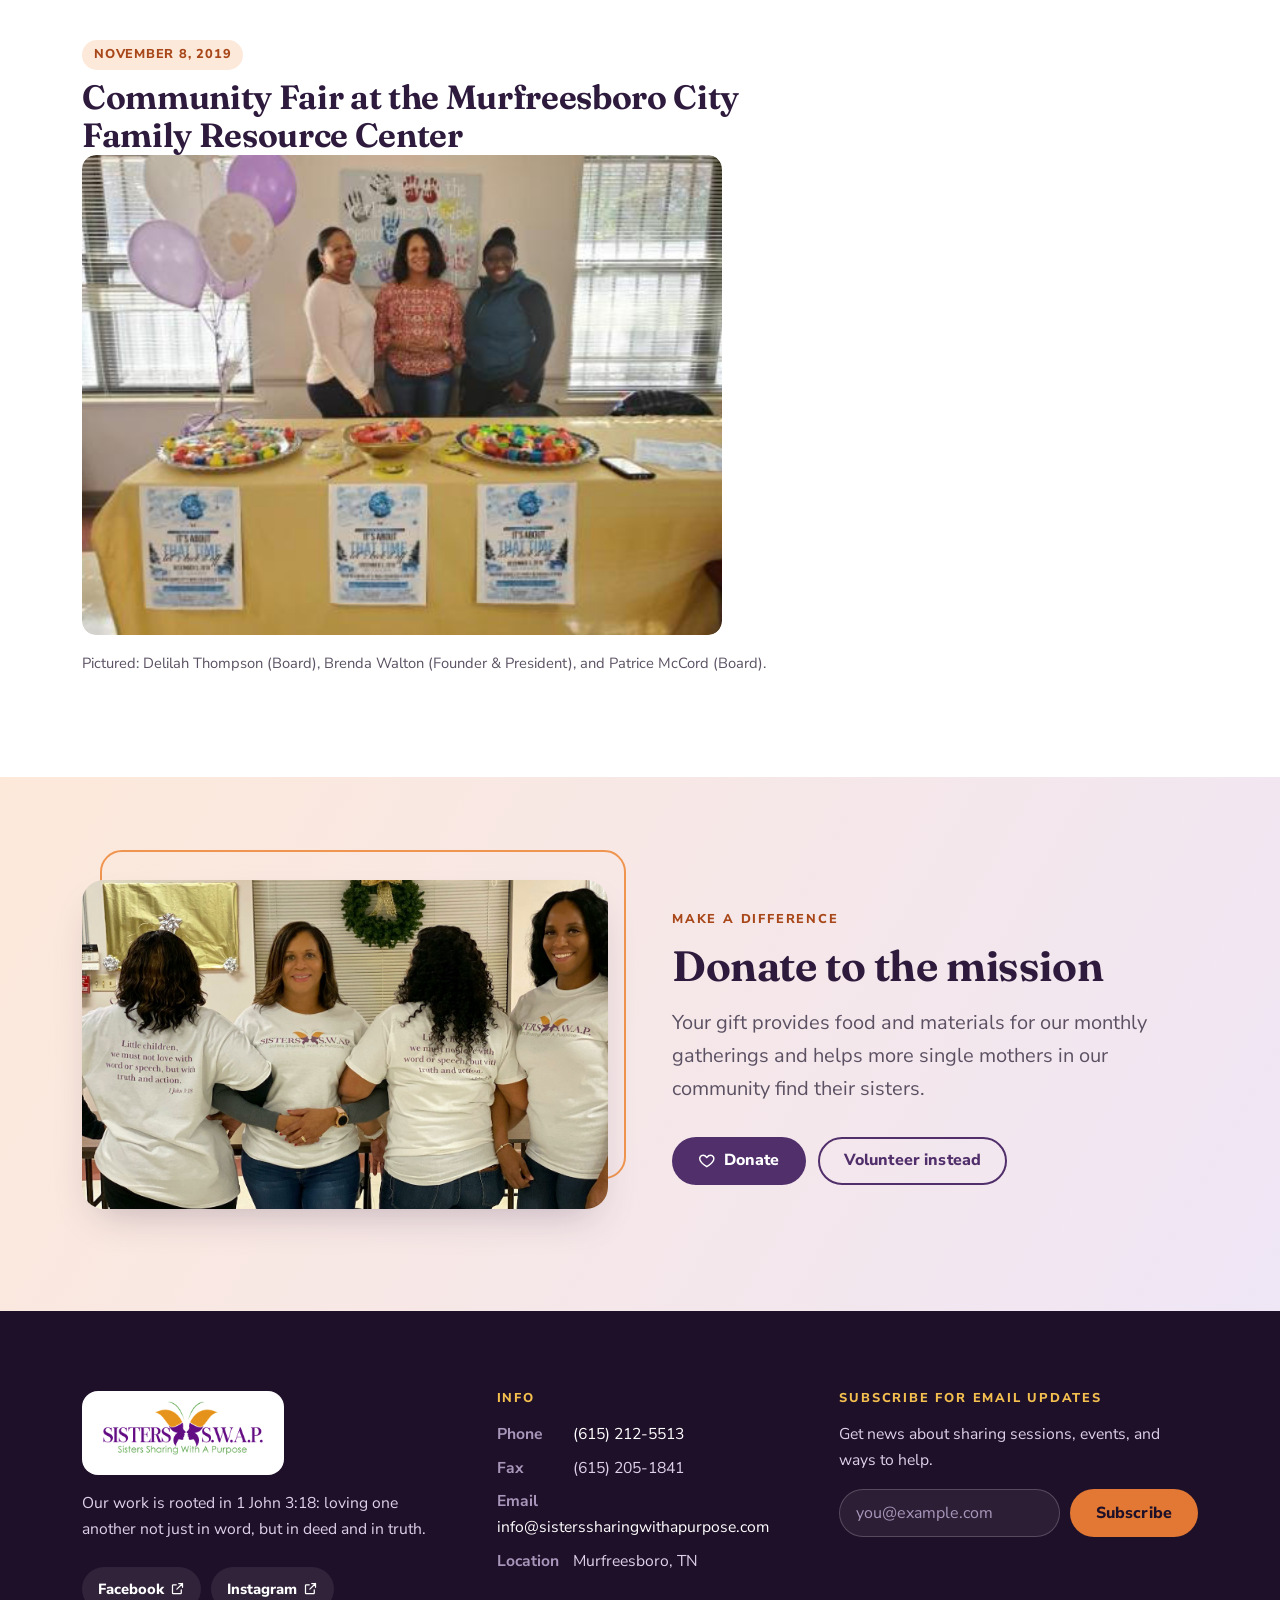
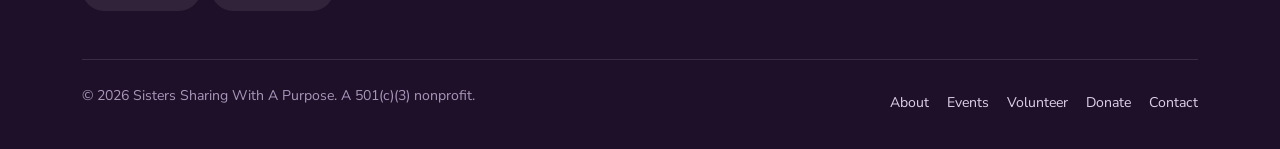
<file: gallery.html>
<!doctype html>
<html lang="en">
<head>
<meta charset="utf-8">
<meta name="viewport" content="width=device-width, initial-scale=1">
<meta name="robots" content="noindex, nofollow">
<title>Preview · Gallery | Sisters Sharing With A Purpose</title>
<meta name="description" content="Photos from Sisters Sharing With A Purpose gatherings, celebrations, and community events since 2019.">
<meta name="theme-color" content="#2d1a3c">
<meta property="og:type" content="website">
<meta property="og:site_name" content="Sisters Sharing With A Purpose">
<meta property="og:title" content="Preview · Gallery | Sisters Sharing With A Purpose">
<meta property="og:description" content="Photos from Sisters Sharing With A Purpose gatherings, celebrations, and community events since 2019.">
<link rel="icon" href="data:image/svg+xml,%3Csvg%20xmlns%3D%22http%3A//www.w3.org/2000/svg%22%20viewBox%3D%220%200%2064%2064%22%3E%3Cpath%20d%3D%22M31%2030C27%2018%2017%209%209%2011c-6%202-5%2012%200%2018%204%205%2012%206%2022%204z%22%20fill%3D%22%23e27833%22/%3E%3Cpath%20d%3D%22M33%2030c4-12%2014-21%2022-19%206%202%205%2012%200%2018-4%205-12%206-22%204z%22%20fill%3D%22%23e27833%22/%3E%3Cpath%20d%3D%22M31%2034c-9%200-16%203-17%2010-1%206%205%209%2010%206%204-3%206-9%207-16z%22%20fill%3D%22%236a3f8a%22/%3E%3Cpath%20d%3D%22M33%2034c9%200%2016%203%2017%2010%201%206-5%209-10%206-4-3-6-9-7-16z%22%20fill%3D%22%236a3f8a%22/%3E%3Crect%20x%3D%2230.5%22%20y%3D%2223%22%20width%3D%223%22%20height%3D%2225%22%20rx%3D%221.5%22%20fill%3D%22%232d1a3c%22/%3E%3C/svg%3E">
<link rel="preconnect" href="https://fonts.googleapis.com">
<link rel="preconnect" href="https://fonts.gstatic.com" crossorigin>
<link rel="stylesheet" href="https://fonts.googleapis.com/css2?family=Fraunces:ital,opsz,wght@0,9..144,400..800;1,9..144,400..700&family=Nunito+Sans:wght@400;600;700;800&display=swap">
<link rel="stylesheet" href="css/styles.css">
<script src="js/main.js" defer></script>
</head>
<body>
<div class="preview-banner" role="note" style="background:#f3bf4f;color:#1f1029;font-family:'Nunito Sans',system-ui,-apple-system,'Segoe UI',Roboto,Arial,sans-serif;font-size:.88rem;font-weight:600;line-height:1.4;text-align:center;padding:8px 16px;"><strong style="font-weight:800;letter-spacing:.08em;text-transform:uppercase;margin-right:.35em">Preview</strong> of the new Sisters Sharing With A Purpose website. This is not the live site, and forms don&rsquo;t send anything.</div>
<a class="skip-link" href="#main">Skip to main content</a>
<div class="announce" id="announce" data-announce-id="2026-11-fourth-thursdays" role="region" aria-label="Announcement">
  <div class="container announce-inner">
    <p><strong>Monthly sharing sessions:</strong> fourth Thursdays, 6&ndash;8 pm, with food and free childcare. <a class="text-link" href="events.html">See details <svg viewBox="0 0 24 24" fill="none" stroke="currentColor" stroke-width="2" stroke-linecap="round" stroke-linejoin="round" aria-hidden="true"><path d="M5 12h14M13 6l6 6-6 6"/></svg></a></p>
    <button class="announce-close" type="button" aria-label="Dismiss announcement"><svg viewBox="0 0 24 24" fill="none" stroke="currentColor" stroke-width="2" stroke-linecap="round" aria-hidden="true"><path d="M18 6 6 18M6 6l12 12"/></svg></button>
  </div>
</div>
<script>try{var a=document.getElementById("announce");if(localStorage.getItem("announce-dismissed")===a.getAttribute("data-announce-id"))a.hidden=true}catch(e){}</script>
<header class="site-header">
  <div class="container header-inner">
    <a class="brand" href="index.html" aria-label="Sisters Sharing With A Purpose home">
      <img class="brand-logo" src="images/SSWAPLogo.png" alt="" width="478" height="180">
    </a>
    <button class="nav-toggle" type="button" aria-expanded="false" aria-controls="primary-nav">
      <svg class="icon-open" viewBox="0 0 24 24" fill="none" stroke="currentColor" stroke-width="2" stroke-linecap="round" aria-hidden="true"><path d="M4 7h16M4 12h16M4 17h16"/></svg>
      <svg class="icon-close" viewBox="0 0 24 24" fill="none" stroke="currentColor" stroke-width="2" stroke-linecap="round" aria-hidden="true"><path d="M18 6 6 18M6 6l12 12"/></svg>
      <span class="toggle-label">Menu</span>
    </button>
    <nav class="primary-nav" id="primary-nav" aria-label="Main">
      <ul class="nav-list">
        <li><a class="nav-link" href="index.html">Home</a></li><li><a class="nav-link" href="about.html">About</a></li><li class="has-sub is-current"><button class="nav-link sub-toggle" type="button" aria-expanded="false" aria-controls="sub-involved">Get Involved <svg viewBox="0 0 24 24" fill="none" stroke="currentColor" stroke-width="2" stroke-linecap="round" stroke-linejoin="round" aria-hidden="true" class="chev"><path d="m6 9 6 6 6-6"/></svg></button><ul class="submenu" id="sub-involved"><li><a href="volunteer.html">Volunteer</a></li><li><a href="events.html">Events</a></li><li><a href="gallery.html" aria-current="page">Gallery</a></li></ul></li><li><a class="nav-link" href="news.html">News</a></li><li><a class="nav-link" href="resources.html">Resources</a></li><li><a class="nav-link" href="contact.html">Contact</a></li>
      </ul>
      <div class="nav-cta"><a class="btn btn-accent" href="donate.html"><svg viewBox="0 0 24 24" fill="none" stroke="currentColor" stroke-width="2" stroke-linecap="round" stroke-linejoin="round" aria-hidden="true"><path d="M12 20s-7.5-4.6-9.3-9.2C1.5 7.6 3.6 4.5 7 4.5c2 0 3.4 1.1 5 3 1.6-1.9 3-3 5-3 3.4 0 5.5 3.1 4.3 6.3C19.5 15.4 12 20 12 20z"/></svg> Donate</a></div>
    </nav>
  </div>
</header>
<section class="page-hero">
  <svg class="page-hero-art" viewBox="0 0 64 64" aria-hidden="true" focusable="false"><path d="M31 30C27 18 17 9 9 11c-6 2-5 12 0 18 4 5 12 6 22 4z" fill="#e27833"/><path d="M33 30c4-12 14-21 22-19 6 2 5 12 0 18-4 5-12 6-22 4z" fill="#e27833"/><path d="M31 34c-9 0-16 3-17 10-1 6 5 9 10 6 4-3 6-9 7-16z" fill="#a07cc0"/><path d="M33 34c9 0 16 3 17 10 1 6-5 9-10 6-4-3-6-9-7-16z" fill="#a07cc0"/><rect x="30.5" y="23" width="3" height="25" rx="1.5" fill="#dccbea"/></svg>
  <div class="container">
    <ol class="crumbs"><li><a href="index.html">Home</a></li><li>Get Involved</li><li aria-current="page">Gallery</li></ol>
    <h1>Gallery</h1>
    <p>Photos from our gatherings, celebrations, and community events since 2019.</p>
  </div>
</section>
<main id="main">
<nav class="album-nav" aria-label="Jump to album">
  <div class="container"><ul><!-- SOCIAL:ig-gallery-nav:start --><!-- SOCIAL:ig-gallery-nav:end --><li><a href="#appreciation-2023">2023</a></li><li><a href="#sept-2022">September 2022</a></li><li><a href="#may-july-2022">May &amp; July 2022</a></li><li><a href="#may-2021">May 2021</a></li><li><a href="#may-2020">May 2020</a></li><li><a href="#feb-2020">February 2020</a></li><li><a href="#jan-2020">January 2020</a></li><li><a href="#dec-2019">December 3, 2019</a></li><li><a href="#nov-2019">November 8, 2019</a></li></ul></div>
</nav>
<div class="section">
  <div class="container">
<!-- Filled by scripts/sync-social.mjs. Edits between these markers are overwritten. -->
<!-- SOCIAL:ig-gallery:start -->
<!-- SOCIAL:ig-gallery:end -->
<section class="album m-collapse-host" id="appreciation-2023" aria-labelledby="appreciation-2023-title">
  <details class="m-collapse" data-open-mobile>
  <summary class="album-head"><span class="album-date">2023</span>
    <h2 id="appreciation-2023-title">Inaugural Appreciation Celebration</h2></summary>
  <div class="m-collapse-body">
  <p>An evening honoring the donors and community partners across the Murfreesboro area who make this work possible, and a look ahead to another year of partnership and service.</p>
  <div class="photo-grid "><a class="tile" href="images/gallery/appreciation-2023-01.jpg" data-lightbox="appreciation-2023" data-caption="Inaugural Appreciation Celebration (2023), photo 1"><div class="media ratio-square"><img src="images/gallery/appreciation-2023-01.jpg" alt="Inaugural Appreciation Celebration (2023), photo 1" loading="lazy" decoding="async"></div></a><a class="tile" href="images/gallery/appreciation-2023-02.jpg" data-lightbox="appreciation-2023" data-caption="Inaugural Appreciation Celebration (2023), photo 2"><div class="media ratio-square"><img src="images/gallery/appreciation-2023-02.jpg" alt="Inaugural Appreciation Celebration (2023), photo 2" loading="lazy" decoding="async"></div></a><a class="tile" href="images/gallery/appreciation-2023-03.jpg" data-lightbox="appreciation-2023" data-caption="Inaugural Appreciation Celebration (2023), photo 3"><div class="media ratio-square"><img src="images/gallery/appreciation-2023-03.jpg" alt="Inaugural Appreciation Celebration (2023), photo 3" loading="lazy" decoding="async"></div></a><a class="tile" href="images/gallery/appreciation-2023-04.jpg" data-lightbox="appreciation-2023" data-caption="Inaugural Appreciation Celebration (2023), photo 4"><div class="media ratio-square"><img src="images/gallery/appreciation-2023-04.jpg" alt="Inaugural Appreciation Celebration (2023), photo 4" loading="lazy" decoding="async"></div></a><a class="tile" href="images/gallery/appreciation-2023-05.jpg" data-lightbox="appreciation-2023" data-caption="Inaugural Appreciation Celebration (2023), photo 5"><div class="media ratio-square"><img src="images/gallery/appreciation-2023-05.jpg" alt="Inaugural Appreciation Celebration (2023), photo 5" loading="lazy" decoding="async"></div></a><a class="tile" href="images/gallery/appreciation-2023-06.jpg" data-lightbox="appreciation-2023" data-caption="Inaugural Appreciation Celebration (2023), photo 6"><div class="media ratio-square"><img src="images/gallery/appreciation-2023-06.jpg" alt="Inaugural Appreciation Celebration (2023), photo 6" loading="lazy" decoding="async"></div></a><a class="tile" href="images/gallery/appreciation-2023-07.jpg" data-lightbox="appreciation-2023" data-caption="Inaugural Appreciation Celebration (2023), photo 7"><div class="media ratio-square"><img src="images/gallery/appreciation-2023-07.jpg" alt="Inaugural Appreciation Celebration (2023), photo 7" loading="lazy" decoding="async"></div></a><a class="tile" href="images/gallery/appreciation-2023-08.jpg" data-lightbox="appreciation-2023" data-caption="Inaugural Appreciation Celebration (2023), photo 8"><div class="media ratio-square"><img src="images/gallery/appreciation-2023-08.jpg" alt="Inaugural Appreciation Celebration (2023), photo 8" loading="lazy" decoding="async"></div></a><a class="tile" href="images/gallery/appreciation-2023-09.jpg" data-lightbox="appreciation-2023" data-caption="Inaugural Appreciation Celebration (2023), photo 9"><div class="media ratio-square"><img src="images/gallery/appreciation-2023-09.jpg" alt="Inaugural Appreciation Celebration (2023), photo 9" loading="lazy" decoding="async"></div></a><a class="tile" href="images/gallery/appreciation-2023-10.jpg" data-lightbox="appreciation-2023" data-caption="Inaugural Appreciation Celebration (2023), photo 10"><div class="media ratio-square"><img src="images/gallery/appreciation-2023-10.jpg" alt="Inaugural Appreciation Celebration (2023), photo 10" loading="lazy" decoding="async"></div></a><a class="tile" href="images/gallery/appreciation-2023-11.jpg" data-lightbox="appreciation-2023" data-caption="Inaugural Appreciation Celebration (2023), photo 11"><div class="media ratio-square"><img src="images/gallery/appreciation-2023-11.jpg" alt="Inaugural Appreciation Celebration (2023), photo 11" loading="lazy" decoding="async"></div></a><a class="tile" href="images/gallery/appreciation-2023-12.jpg" data-lightbox="appreciation-2023" data-caption="Inaugural Appreciation Celebration (2023), photo 12"><div class="media ratio-square"><img src="images/gallery/appreciation-2023-12.jpg" alt="Inaugural Appreciation Celebration (2023), photo 12" loading="lazy" decoding="async"></div></a></div>
  
  </div>
  </details>
</section>
<section class="album m-collapse-host" id="sept-2022" aria-labelledby="sept-2022-title">
  <details class="m-collapse">
  <summary class="album-head"><span class="album-date">September 2022</span>
    <h2 id="sept-2022-title">Sharing Session with Kimberly Bell</h2></summary>
  <div class="m-collapse-body">
  <p>Guest speaker Kimberly Bell, a wife, mother, former single mom, entrepreneur, and empowerment speaker, led a powerful, encouraging session on taking ownership of your own story.</p>
  <div class="photo-grid "><a class="tile" href="images/gallery/sept-2022-01.jpeg" data-lightbox="sept-2022" data-caption="Sharing Session with Kimberly Bell (September 2022), photo 1"><div class="media ratio-square"><img src="images/gallery/sept-2022-01.jpeg" alt="Sharing Session with Kimberly Bell (September 2022), photo 1" loading="lazy" decoding="async"></div></a><a class="tile" href="images/gallery/sept-2022-02.jpeg" data-lightbox="sept-2022" data-caption="Sharing Session with Kimberly Bell (September 2022), photo 2"><div class="media ratio-square"><img src="images/gallery/sept-2022-02.jpeg" alt="Sharing Session with Kimberly Bell (September 2022), photo 2" loading="lazy" decoding="async"></div></a><a class="tile" href="images/gallery/sept-2022-03.jpeg" data-lightbox="sept-2022" data-caption="Sharing Session with Kimberly Bell (September 2022), photo 3"><div class="media ratio-square"><img src="images/gallery/sept-2022-03.jpeg" alt="Sharing Session with Kimberly Bell (September 2022), photo 3" loading="lazy" decoding="async"></div></a><a class="tile" href="images/gallery/sept-2022-04.jpeg" data-lightbox="sept-2022" data-caption="Sharing Session with Kimberly Bell (September 2022), photo 4"><div class="media ratio-square"><img src="images/gallery/sept-2022-04.jpeg" alt="Sharing Session with Kimberly Bell (September 2022), photo 4" loading="lazy" decoding="async"></div></a></div>
  
  </div>
  </details>
</section>
<section class="album m-collapse-host" id="may-july-2022" aria-labelledby="may-july-2022-title">
  <details class="m-collapse">
  <summary class="album-head"><span class="album-date">May &amp; July 2022</span>
    <h2 id="may-july-2022-title">Monthly Gatherings</h2></summary>
  <div class="m-collapse-body">
  <div class="photo-grid "><a class="tile" href="images/gallery/may-july-2022-01.jpeg" data-lightbox="may-july-2022" data-caption="Novonda Lilly, PHR, with participants at the May 2022 meeting"><div class="media ratio-square"><img src="images/gallery/may-july-2022-01.jpeg" alt="Novonda Lilly, PHR, with participants at the May 2022 meeting" loading="lazy" decoding="async"></div></a><a class="tile" href="images/gallery/may-july-2022-02.jpeg" data-lightbox="may-july-2022" data-caption="Novonda Lilly, PHR, with participants at the May 2022 meeting"><div class="media ratio-square"><img src="images/gallery/may-july-2022-02.jpeg" alt="Novonda Lilly, PHR, with participants at the May 2022 meeting" loading="lazy" decoding="async"></div></a><a class="tile" href="images/gallery/may-july-2022-03.jpeg" data-lightbox="may-july-2022" data-caption="Monthly Gatherings (May &amp; July 2022), photo 3"><div class="media ratio-square"><img src="images/gallery/may-july-2022-03.jpeg" alt="Monthly Gatherings (May &amp; July 2022), photo 3" loading="lazy" decoding="async"></div></a><a class="tile" href="images/gallery/may-july-2022-04.jpeg" data-lightbox="may-july-2022" data-caption="Monthly Gatherings (May &amp; July 2022), photo 4"><div class="media ratio-square"><img src="images/gallery/may-july-2022-04.jpeg" alt="Monthly Gatherings (May &amp; July 2022), photo 4" loading="lazy" decoding="async"></div></a><a class="tile" href="images/gallery/may-july-2022-05.jpeg" data-lightbox="may-july-2022" data-caption="Monthly Gatherings (May &amp; July 2022), photo 5"><div class="media ratio-square"><img src="images/gallery/may-july-2022-05.jpeg" alt="Monthly Gatherings (May &amp; July 2022), photo 5" loading="lazy" decoding="async"></div></a><a class="tile" href="images/gallery/may-july-2022-06.jpeg" data-lightbox="may-july-2022" data-caption="Mika Collins, owner and founder of Hands Anointed 4U Day Care Center"><div class="media ratio-square"><img src="images/gallery/may-july-2022-06.jpeg" alt="Mika Collins, owner and founder of Hands Anointed 4U Day Care Center" loading="lazy" decoding="async"></div></a></div>
  <div class="album-captions"><p>Novonda Lilly, PHR, with participants at our May meeting.</p><p>Mika Collins, owner and founder of Hands Anointed 4U Day Care Center, shared encouragement and parenting tips.</p></div>
  </div>
  </details>
</section>
<section class="album m-collapse-host" id="may-2021" aria-labelledby="may-2021-title">
  <details class="m-collapse">
  <summary class="album-head"><span class="album-date">May 2021</span>
    <h2 id="may-2021-title">VIP Private Movie Event for Moms &amp; Children</h2></summary>
  <div class="m-collapse-body">
  <div class="photo-grid "><a class="tile" href="images/gallery/may-2021-01.jpg" data-lightbox="may-2021" data-caption="Moms and children with S.W.A.P. board members"><div class="media ratio-square"><img src="images/gallery/may-2021-01.jpg" alt="Moms and children with S.W.A.P. board members" loading="lazy" decoding="async"></div></a><a class="tile" href="images/gallery/may-2021-02.jpg" data-lightbox="may-2021" data-caption="S.W.A.P. board members"><div class="media ratio-square"><img src="images/gallery/may-2021-02.jpg" alt="S.W.A.P. board members" loading="lazy" decoding="async"></div></a><a class="tile" href="images/gallery/may-2021-03.jpg" data-lightbox="may-2021" data-caption="VIP Private Movie Event for Moms &amp; Children (May 2021), photo 3"><div class="media ratio-square"><img src="images/gallery/may-2021-03.jpg" alt="VIP Private Movie Event for Moms &amp; Children (May 2021), photo 3" loading="lazy" decoding="async"></div></a><a class="tile" href="images/gallery/may-2021-04.jpg" data-lightbox="may-2021" data-caption="VIP Private Movie Event for Moms &amp; Children (May 2021), photo 4"><div class="media ratio-square"><img src="images/gallery/may-2021-04.jpg" alt="VIP Private Movie Event for Moms &amp; Children (May 2021), photo 4" loading="lazy" decoding="async"></div></a><a class="tile" href="images/gallery/may-2021-05.jpg" data-lightbox="may-2021" data-caption="VIP Private Movie Event for Moms &amp; Children (May 2021), photo 5"><div class="media ratio-square"><img src="images/gallery/may-2021-05.jpg" alt="VIP Private Movie Event for Moms &amp; Children (May 2021), photo 5" loading="lazy" decoding="async"></div></a></div>
  
  </div>
  </details>
</section>
<section class="album m-collapse-host" id="may-2020" aria-labelledby="may-2020-title">
  <details class="m-collapse">
  <summary class="album-head"><span class="album-date">May 2020</span>
    <h2 id="may-2020-title">Mother&#x27;s Day Gift Basket Giveaway</h2></summary>
  <div class="m-collapse-body">
  <div class="photo-grid single"><a class="tile" href="images/gallery/may-2020-01.jpg" data-lightbox="may-2020" data-caption="Mother&#x27;s Day Gift Basket Giveaway (May 2020), photo 1"><div class="media ratio-square"><img src="images/gallery/may-2020-01.jpg" alt="Mother&#x27;s Day Gift Basket Giveaway (May 2020), photo 1" loading="lazy" decoding="async"></div></a></div>
  
  </div>
  </details>
</section>
<section class="album m-collapse-host" id="feb-2020" aria-labelledby="feb-2020-title">
  <details class="m-collapse">
  <summary class="album-head"><span class="album-date">February 2020</span>
    <h2 id="feb-2020-title">Love Me or Learn to Love Me</h2></summary>
  <div class="m-collapse-body">
  <div class="photo-grid "><a class="tile" href="images/gallery/feb-2020-01.jpg" data-lightbox="feb-2020" data-caption="Love Me or Learn to Love Me (February 2020), photo 1"><div class="media ratio-square"><img src="images/gallery/feb-2020-01.jpg" alt="Love Me or Learn to Love Me (February 2020), photo 1" loading="lazy" decoding="async"></div></a><a class="tile" href="images/gallery/feb-2020-02.jpg" data-lightbox="feb-2020" data-caption="Love Me or Learn to Love Me (February 2020), photo 2"><div class="media ratio-square"><img src="images/gallery/feb-2020-02.jpg" alt="Love Me or Learn to Love Me (February 2020), photo 2" loading="lazy" decoding="async"></div></a><a class="tile" href="images/gallery/feb-2020-03.jpg" data-lightbox="feb-2020" data-caption="Love Me or Learn to Love Me (February 2020), photo 3"><div class="media ratio-square"><img src="images/gallery/feb-2020-03.jpg" alt="Love Me or Learn to Love Me (February 2020), photo 3" loading="lazy" decoding="async"></div></a><a class="tile" href="images/gallery/feb-2020-04.jpg" data-lightbox="feb-2020" data-caption="Love Me or Learn to Love Me (February 2020), photo 4"><div class="media ratio-square"><img src="images/gallery/feb-2020-04.jpg" alt="Love Me or Learn to Love Me (February 2020), photo 4" loading="lazy" decoding="async"></div></a></div>
  
  </div>
  </details>
</section>
<section class="album m-collapse-host" id="jan-2020" aria-labelledby="jan-2020-title">
  <details class="m-collapse">
  <summary class="album-head"><span class="album-date">January 2020</span>
    <h2 id="jan-2020-title">Sharing Session: It&#x27;s About That Time for 20/20 Vision</h2></summary>
  <div class="m-collapse-body">
  <div class="photo-grid "><a class="tile" href="images/gallery/jan-2020-01.jpg" data-lightbox="jan-2020" data-caption="Sharing Session: It&#x27;s About That Time for 20/20 Vision (January 2020), photo 1"><div class="media ratio-square"><img src="images/gallery/jan-2020-01.jpg" alt="Sharing Session: It&#x27;s About That Time for 20/20 Vision (January 2020), photo 1" loading="lazy" decoding="async"></div></a><a class="tile" href="images/gallery/jan-2020-02.jpg" data-lightbox="jan-2020" data-caption="Board and volunteers preparing the space"><div class="media ratio-square"><img src="images/gallery/jan-2020-02.jpg" alt="Board and volunteers preparing the space" loading="lazy" decoding="async"></div></a><a class="tile" href="images/gallery/jan-2020-03.jpg" data-lightbox="jan-2020" data-caption="Focused"><div class="media ratio-square"><img src="images/gallery/jan-2020-03.jpg" alt="Focused" loading="lazy" decoding="async"></div></a></div>
  
  </div>
  </details>
</section>
<section class="album m-collapse-host" id="dec-2019" aria-labelledby="dec-2019-title">
  <details class="m-collapse">
  <summary class="album-head"><span class="album-date">December 3, 2019</span>
    <h2 id="dec-2019-title">Kickoff Event</h2></summary>
  <div class="m-collapse-body">
  <div class="photo-grid "><a class="tile" href="images/gallery/dec-2019-01.jpg" data-lightbox="dec-2019" data-caption="Kickoff Event (December 3, 2019), photo 1"><div class="media ratio-square"><img src="images/gallery/dec-2019-01.jpg" alt="Kickoff Event (December 3, 2019), photo 1" loading="lazy" decoding="async"></div></a><a class="tile" href="images/gallery/dec-2019-02.jpg" data-lightbox="dec-2019" data-caption="Kickoff Event (December 3, 2019), photo 2"><div class="media ratio-square"><img src="images/gallery/dec-2019-02.jpg" alt="Kickoff Event (December 3, 2019), photo 2" loading="lazy" decoding="async"></div></a><a class="tile" href="images/gallery/dec-2019-03.jpg" data-lightbox="dec-2019" data-caption="Kickoff Event (December 3, 2019), photo 3"><div class="media ratio-square"><img src="images/gallery/dec-2019-03.jpg" alt="Kickoff Event (December 3, 2019), photo 3" loading="lazy" decoding="async"></div></a></div>
  
  </div>
  </details>
</section>
<section class="album m-collapse-host" id="nov-2019" aria-labelledby="nov-2019-title">
  <details class="m-collapse">
  <summary class="album-head"><span class="album-date">November 8, 2019</span>
    <h2 id="nov-2019-title">Community Fair at the Murfreesboro City Family Resource Center</h2></summary>
  <div class="m-collapse-body">
  <div class="photo-grid single"><a class="tile" href="images/gallery/nov-2019-01.jpg" data-lightbox="nov-2019" data-caption="Delilah Thompson, Brenda Walton, and Patrice McCord at the community fair"><div class="media ratio-square"><img src="images/gallery/nov-2019-01.jpg" alt="Delilah Thompson, Brenda Walton, and Patrice McCord at the community fair" loading="lazy" decoding="async"></div></a></div>
  <div class="album-captions"><p>Pictured: Delilah Thompson (Board), Brenda Walton (Founder &amp; President), and Patrice McCord (Board).</p></div>
  </div>
  </details>
</section>

  </div>
</div>
<section class="section donate-band" aria-labelledby="donate-band-title">
  <div class="container split">
    <div class="media-frame"><div class="media ratio-wide"><img src="images/gallery/dec-2019-02.jpg" alt="Members in matching S.W.A.P. shirts at the December 2019 kickoff" style="object-position:50% 40%" loading="lazy" decoding="async"></div></div>
    <div>
      <span class="eyebrow">Make a difference</span>
      <h2 id="donate-band-title">Donate to the mission</h2>
      <p class="lead">Your gift provides food and materials for our monthly gatherings and helps more single mothers in our community find their sisters.</p>
      <div class="btn-row stack-mobile mt-2">
        <a class="btn btn-primary" href="donate.html"><svg viewBox="0 0 24 24" fill="none" stroke="currentColor" stroke-width="2" stroke-linecap="round" stroke-linejoin="round" aria-hidden="true"><path d="M12 20s-7.5-4.6-9.3-9.2C1.5 7.6 3.6 4.5 7 4.5c2 0 3.4 1.1 5 3 1.6-1.9 3-3 5-3 3.4 0 5.5 3.1 4.3 6.3C19.5 15.4 12 20 12 20z"/></svg> Donate</a>
        <a class="btn btn-outline" href="volunteer.html">Volunteer instead</a>
      </div>
    </div>
  </div>
</section>

</main>
<footer class="site-footer">
  <div class="container">
    <div class="footer-grid">
      <div>
        <a class="footer-brand" href="index.html" aria-label="Sisters Sharing With A Purpose home">
          <img class="brand-logo" src="images/SSWAPLogo.png" alt="" width="478" height="180" loading="lazy" decoding="async">
        </a>
        <h2 class="visually-hidden">About us</h2>
        <p>Our work is rooted in 1 John 3:18: loving one another not just in word, but in deed and in truth.</p>
        <ul class="social" aria-label="Social media">
          <li><a href="https://www.facebook.com/Sisters-Sharing-With-A-Purpose-107696370702715/" target="_blank" rel="noopener">Facebook <svg viewBox="0 0 24 24" fill="none" stroke="currentColor" stroke-width="2" stroke-linecap="round" stroke-linejoin="round" aria-hidden="true"><path d="M14 4h6v6M20 4l-9 9"/><path d="M18 14v5a1 1 0 0 1-1 1H5a1 1 0 0 1-1-1V7a1 1 0 0 1 1-1h5"/></svg></a></li>
          <li><a href="https://www.instagram.com/sisterssharingwithapurpose/" target="_blank" rel="noopener">Instagram <svg viewBox="0 0 24 24" fill="none" stroke="currentColor" stroke-width="2" stroke-linecap="round" stroke-linejoin="round" aria-hidden="true"><path d="M14 4h6v6M20 4l-9 9"/><path d="M18 14v5a1 1 0 0 1-1 1H5a1 1 0 0 1-1-1V7a1 1 0 0 1 1-1h5"/></svg></a></li>
        </ul>
      </div>
      <details class="m-collapse">
        <summary><h2>Info</h2></summary>
        <div class="m-collapse-body">
        <ul class="footer-info">
          <li><span>Phone</span> <a href="tel:+16152125513">(615) 212-5513</a></li>
          <li><span>Fax</span> (615) 205-1841</li>
          <li><span>Email</span> <a href="mailto:info@sisterssharingwithapurpose.com">info@sisterssharingwithapurpose.com</a></li>
          <li><span>Location</span> Murfreesboro, TN</li>
        </ul>
        </div>
      </details>
      <details class="m-collapse">
        <summary><h2>Subscribe for email updates</h2></summary>
        <div class="m-collapse-body">
        <p>Get news about sharing sessions, events, and ways to help.</p>
        <!-- Point this form's action at your email provider (e.g. Mailchimp) to collect real sign-ups. -->
        <form class="subscribe-form" action="#" method="post" data-form>
          <div class="subscribe">
            <label class="visually-hidden" for="sub-email">Email address</label>
            <input id="sub-email" type="email" name="email" placeholder="you@example.com" autocomplete="email" required>
            <button class="btn btn-accent" type="submit">Subscribe</button>
          </div>
          <p class="form-status" role="status">Thanks for subscribing!</p>
        </form>
        </div>
      </details>
    </div>
    <div class="footer-bottom">
      <p class="mt-0">&copy; <span data-year>2026</span> Sisters Sharing With A Purpose. A 501(c)(3) nonprofit.</p>
      <ul class="footer-links">
        <li><a href="about.html">About</a></li>
        <li><a href="events.html">Events</a></li>
        <li><a href="volunteer.html">Volunteer</a></li>
        <li><a href="donate.html">Donate</a></li>
        <li><a href="contact.html">Contact</a></li>
      </ul>
    </div>
  </div>
</footer>
</body>
</html>
</file>
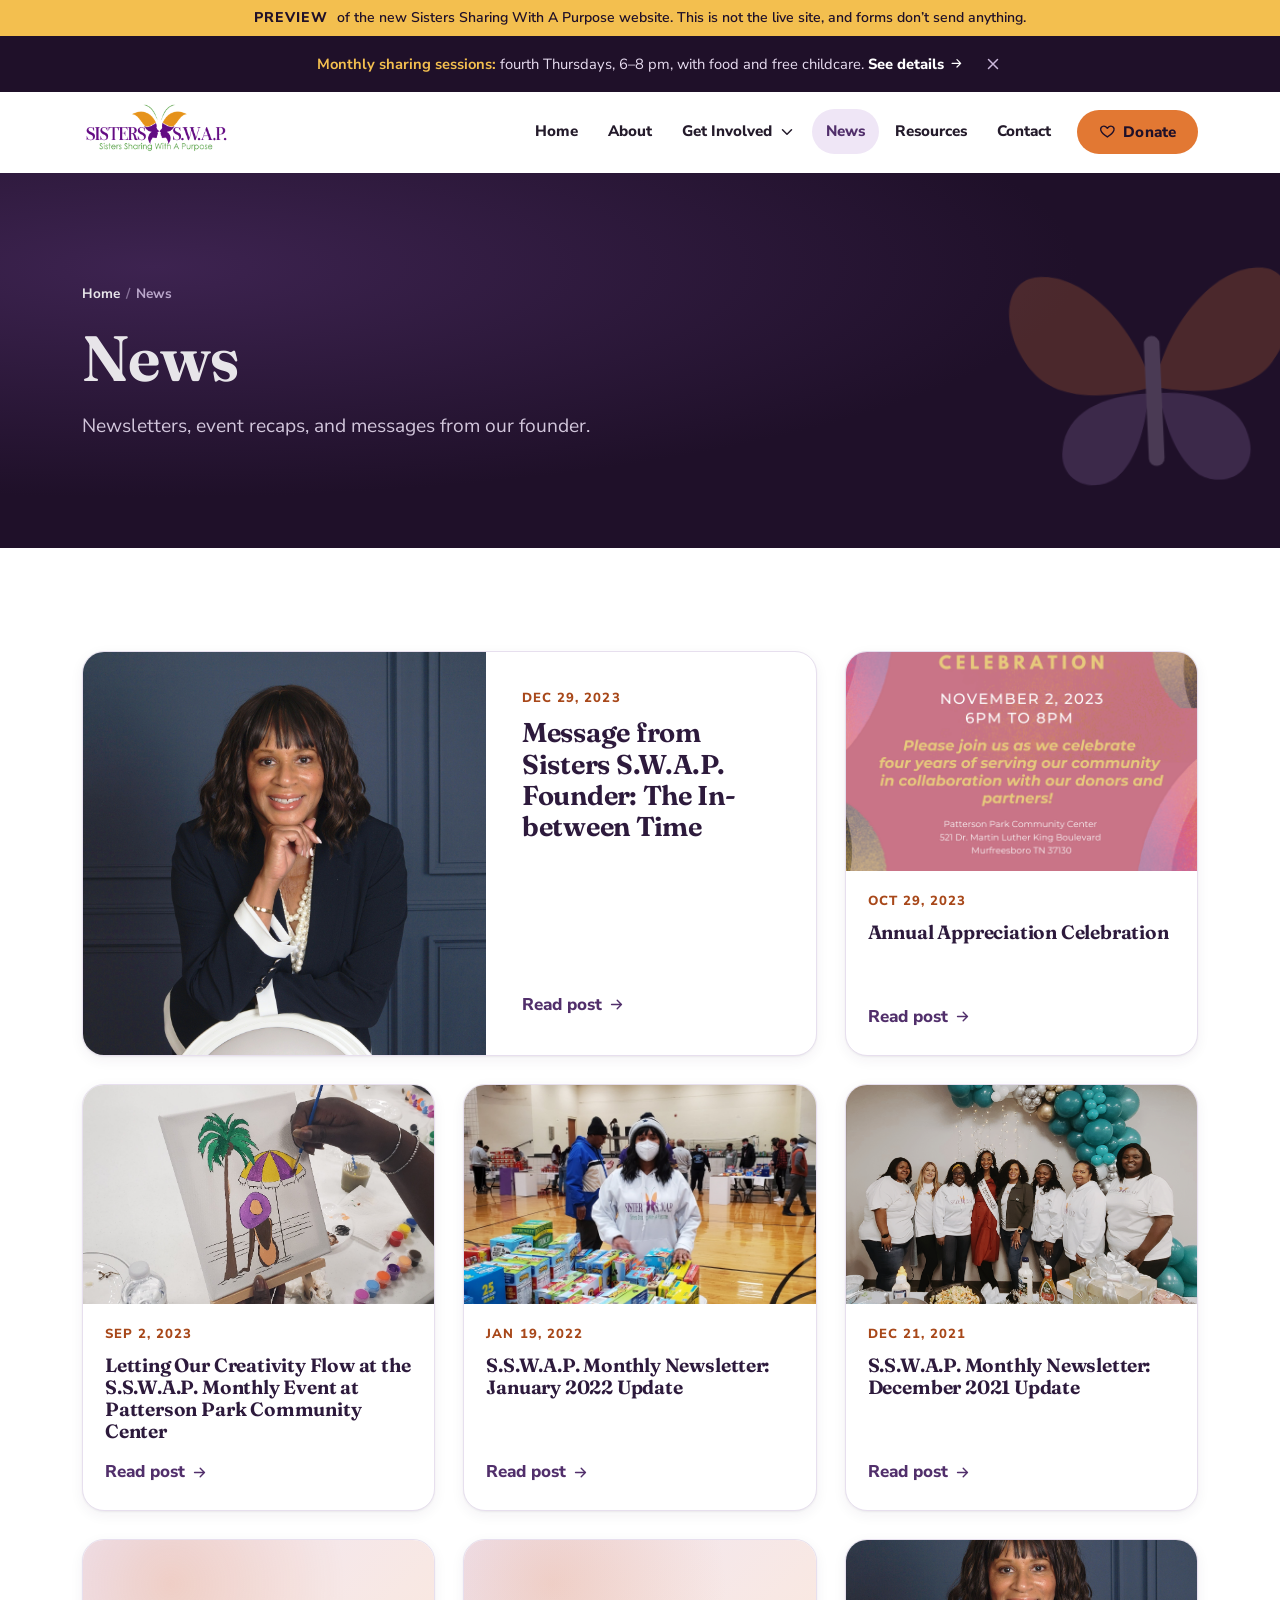
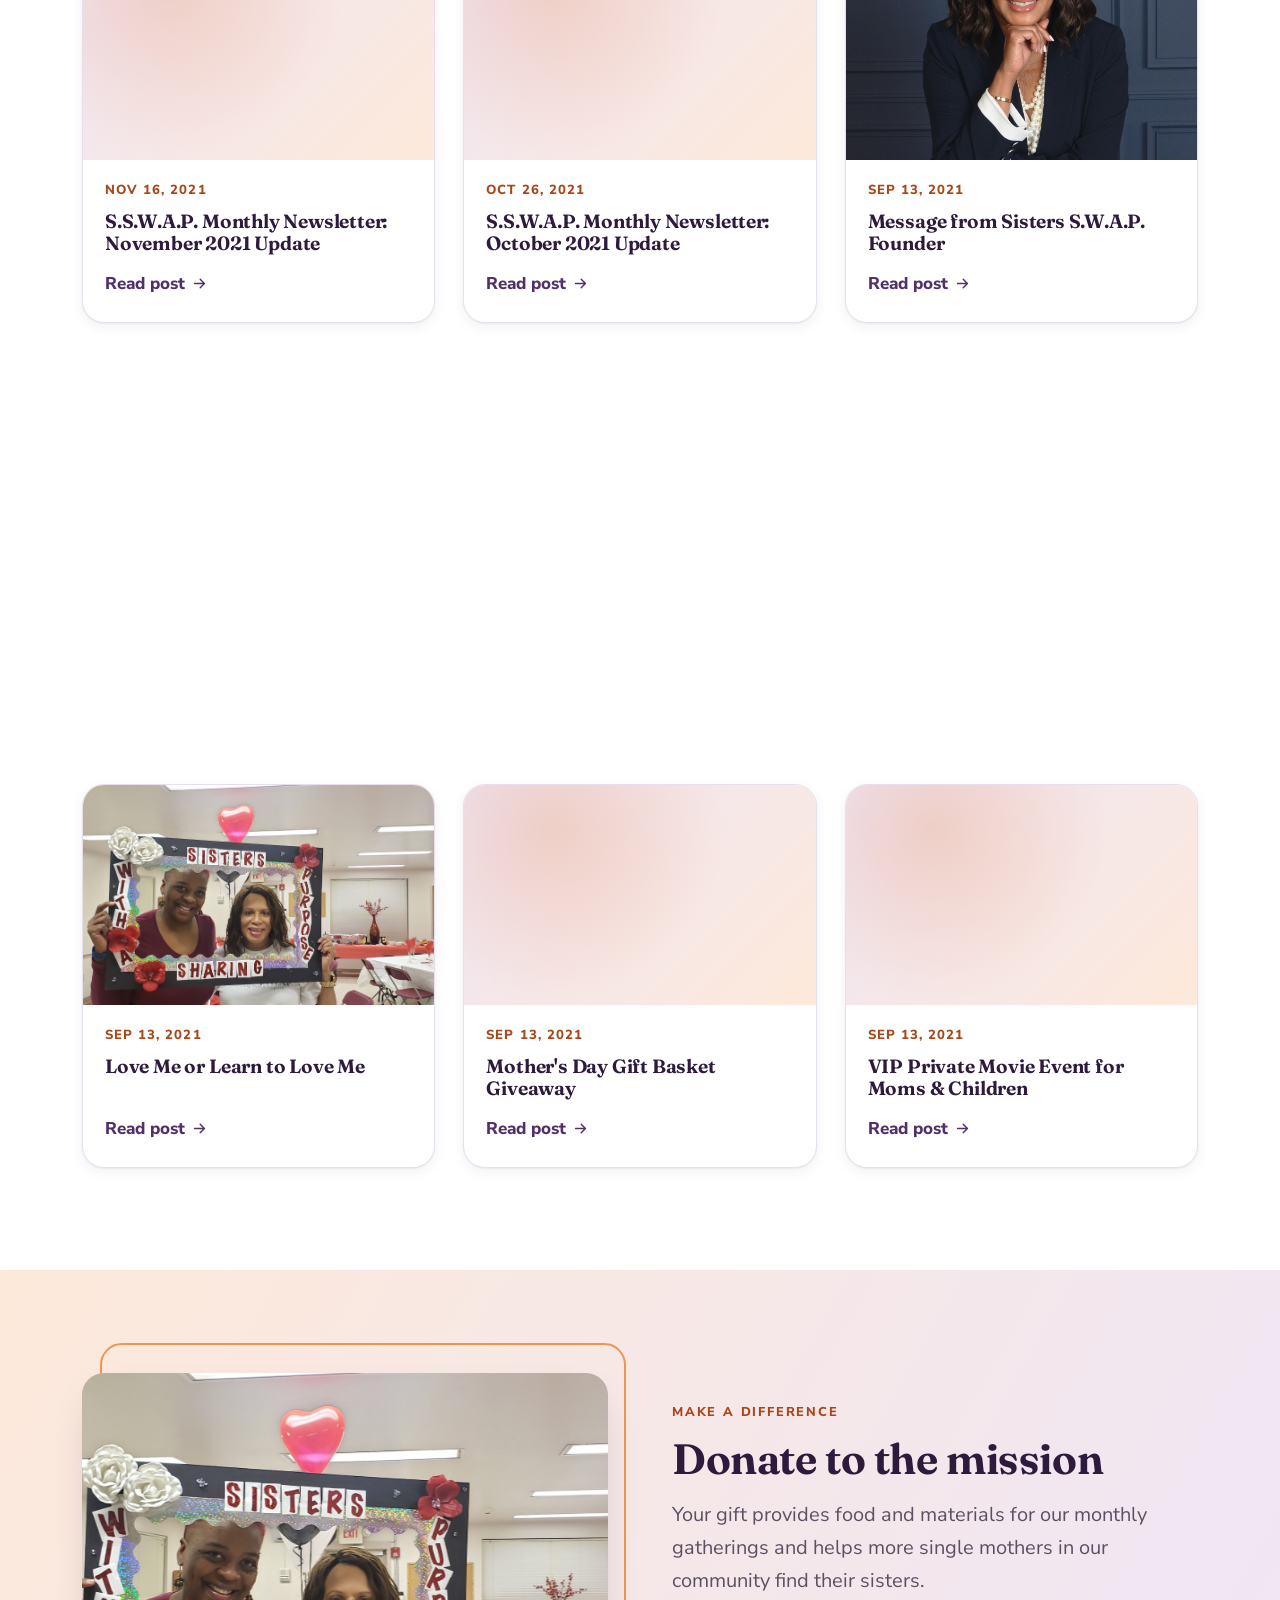
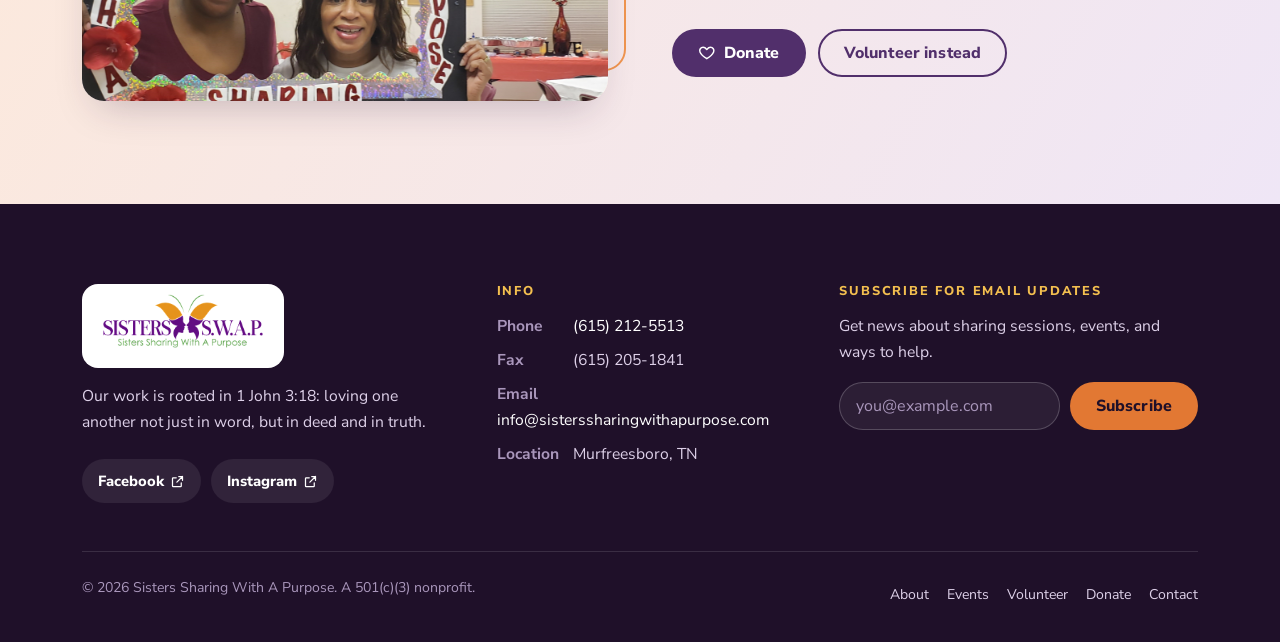
<file: news.html>
<!doctype html>
<html lang="en">
<head>
<meta charset="utf-8">
<meta name="viewport" content="width=device-width, initial-scale=1">
<meta name="robots" content="noindex, nofollow">
<title>Preview · News | Sisters Sharing With A Purpose</title>
<meta name="description" content="News, newsletters, and messages from the founder of Sisters Sharing With A Purpose.">
<meta name="theme-color" content="#2d1a3c">
<meta property="og:type" content="website">
<meta property="og:site_name" content="Sisters Sharing With A Purpose">
<meta property="og:title" content="Preview · News | Sisters Sharing With A Purpose">
<meta property="og:description" content="News, newsletters, and messages from the founder of Sisters Sharing With A Purpose.">
<link rel="icon" href="data:image/svg+xml,%3Csvg%20xmlns%3D%22http%3A//www.w3.org/2000/svg%22%20viewBox%3D%220%200%2064%2064%22%3E%3Cpath%20d%3D%22M31%2030C27%2018%2017%209%209%2011c-6%202-5%2012%200%2018%204%205%2012%206%2022%204z%22%20fill%3D%22%23e27833%22/%3E%3Cpath%20d%3D%22M33%2030c4-12%2014-21%2022-19%206%202%205%2012%200%2018-4%205-12%206-22%204z%22%20fill%3D%22%23e27833%22/%3E%3Cpath%20d%3D%22M31%2034c-9%200-16%203-17%2010-1%206%205%209%2010%206%204-3%206-9%207-16z%22%20fill%3D%22%236a3f8a%22/%3E%3Cpath%20d%3D%22M33%2034c9%200%2016%203%2017%2010%201%206-5%209-10%206-4-3-6-9-7-16z%22%20fill%3D%22%236a3f8a%22/%3E%3Crect%20x%3D%2230.5%22%20y%3D%2223%22%20width%3D%223%22%20height%3D%2225%22%20rx%3D%221.5%22%20fill%3D%22%232d1a3c%22/%3E%3C/svg%3E">
<link rel="preconnect" href="https://fonts.googleapis.com">
<link rel="preconnect" href="https://fonts.gstatic.com" crossorigin>
<link rel="stylesheet" href="https://fonts.googleapis.com/css2?family=Fraunces:ital,opsz,wght@0,9..144,400..800;1,9..144,400..700&family=Nunito+Sans:wght@400;600;700;800&display=swap">
<link rel="stylesheet" href="css/styles.css">
<script src="js/main.js" defer></script>
</head>
<body>
<div class="preview-banner" role="note" style="background:#f3bf4f;color:#1f1029;font-family:'Nunito Sans',system-ui,-apple-system,'Segoe UI',Roboto,Arial,sans-serif;font-size:.88rem;font-weight:600;line-height:1.4;text-align:center;padding:8px 16px;"><strong style="font-weight:800;letter-spacing:.08em;text-transform:uppercase;margin-right:.35em">Preview</strong> of the new Sisters Sharing With A Purpose website. This is not the live site, and forms don&rsquo;t send anything.</div>
<a class="skip-link" href="#main">Skip to main content</a>
<div class="announce" id="announce" data-announce-id="2026-11-fourth-thursdays" role="region" aria-label="Announcement">
  <div class="container announce-inner">
    <p><strong>Monthly sharing sessions:</strong> fourth Thursdays, 6&ndash;8 pm, with food and free childcare. <a class="text-link" href="events.html">See details <svg viewBox="0 0 24 24" fill="none" stroke="currentColor" stroke-width="2" stroke-linecap="round" stroke-linejoin="round" aria-hidden="true"><path d="M5 12h14M13 6l6 6-6 6"/></svg></a></p>
    <button class="announce-close" type="button" aria-label="Dismiss announcement"><svg viewBox="0 0 24 24" fill="none" stroke="currentColor" stroke-width="2" stroke-linecap="round" aria-hidden="true"><path d="M18 6 6 18M6 6l12 12"/></svg></button>
  </div>
</div>
<script>try{var a=document.getElementById("announce");if(localStorage.getItem("announce-dismissed")===a.getAttribute("data-announce-id"))a.hidden=true}catch(e){}</script>
<header class="site-header">
  <div class="container header-inner">
    <a class="brand" href="index.html" aria-label="Sisters Sharing With A Purpose home">
      <img class="brand-logo" src="images/SSWAPLogo.png" alt="" width="478" height="180">
    </a>
    <button class="nav-toggle" type="button" aria-expanded="false" aria-controls="primary-nav">
      <svg class="icon-open" viewBox="0 0 24 24" fill="none" stroke="currentColor" stroke-width="2" stroke-linecap="round" aria-hidden="true"><path d="M4 7h16M4 12h16M4 17h16"/></svg>
      <svg class="icon-close" viewBox="0 0 24 24" fill="none" stroke="currentColor" stroke-width="2" stroke-linecap="round" aria-hidden="true"><path d="M18 6 6 18M6 6l12 12"/></svg>
      <span class="toggle-label">Menu</span>
    </button>
    <nav class="primary-nav" id="primary-nav" aria-label="Main">
      <ul class="nav-list">
        <li><a class="nav-link" href="index.html">Home</a></li><li><a class="nav-link" href="about.html">About</a></li><li class="has-sub"><button class="nav-link sub-toggle" type="button" aria-expanded="false" aria-controls="sub-involved">Get Involved <svg viewBox="0 0 24 24" fill="none" stroke="currentColor" stroke-width="2" stroke-linecap="round" stroke-linejoin="round" aria-hidden="true" class="chev"><path d="m6 9 6 6 6-6"/></svg></button><ul class="submenu" id="sub-involved"><li><a href="volunteer.html">Volunteer</a></li><li><a href="events.html">Events</a></li><li><a href="gallery.html">Gallery</a></li></ul></li><li><a class="nav-link" href="news.html" aria-current="page">News</a></li><li><a class="nav-link" href="resources.html">Resources</a></li><li><a class="nav-link" href="contact.html">Contact</a></li>
      </ul>
      <div class="nav-cta"><a class="btn btn-accent" href="donate.html"><svg viewBox="0 0 24 24" fill="none" stroke="currentColor" stroke-width="2" stroke-linecap="round" stroke-linejoin="round" aria-hidden="true"><path d="M12 20s-7.5-4.6-9.3-9.2C1.5 7.6 3.6 4.5 7 4.5c2 0 3.4 1.1 5 3 1.6-1.9 3-3 5-3 3.4 0 5.5 3.1 4.3 6.3C19.5 15.4 12 20 12 20z"/></svg> Donate</a></div>
    </nav>
  </div>
</header>
<section class="page-hero">
  <svg class="page-hero-art" viewBox="0 0 64 64" aria-hidden="true" focusable="false"><path d="M31 30C27 18 17 9 9 11c-6 2-5 12 0 18 4 5 12 6 22 4z" fill="#e27833"/><path d="M33 30c4-12 14-21 22-19 6 2 5 12 0 18-4 5-12 6-22 4z" fill="#e27833"/><path d="M31 34c-9 0-16 3-17 10-1 6 5 9 10 6 4-3 6-9 7-16z" fill="#a07cc0"/><path d="M33 34c9 0 16 3 17 10 1 6-5 9-10 6-4-3-6-9-7-16z" fill="#a07cc0"/><rect x="30.5" y="23" width="3" height="25" rx="1.5" fill="#dccbea"/></svg>
  <div class="container">
    <ol class="crumbs"><li><a href="index.html">Home</a></li><li aria-current="page">News</li></ol>
    <h1>News</h1>
    <p>Newsletters, event recaps, and messages from our founder.</p>
  </div>
</section>
<main id="main">
<!-- Filled by scripts/sync-social.mjs. Edits between these markers are overwritten. -->
<!-- SOCIAL:ig-news:start -->
<!-- SOCIAL:ig-news:end -->
<!-- SOCIAL:fb-news:start -->
<!-- SOCIAL:fb-news:end -->
<section class="section">
  <div class="container">
    <!-- Each card links to the post on the current Wix blog. Update the hrefs if posts move. -->
    <div class="post-grid" data-show-more="4" data-show-more-label="Show {n} older posts">
<a class="post-card featured" href="https://www.sisterssharingwithapurpose.com/post/message-from-sisters-s-w-a-p-founder-the-in-between-time">
  <div class="media ratio-wide"><img src="images/news/post-01.jpg" alt="" loading="lazy" decoding="async"></div>
  <div class="post-body">
    <time datetime="2023-12-29">Dec 29, 2023</time>
    <h3>Message from Sisters S.W.A.P. Founder: The In-between Time</h3>
    <span class="text-link">Read post <svg viewBox="0 0 24 24" fill="none" stroke="currentColor" stroke-width="2" stroke-linecap="round" stroke-linejoin="round" aria-hidden="true"><path d="M5 12h14M13 6l6 6-6 6"/></svg></span>
  </div>
</a>
<a class="post-card" href="https://www.sisterssharingwithapurpose.com/post/annual-appreciation-celebration">
  <div class="media ratio-wide"><img src="images/news/post-02.png" alt="" loading="lazy" decoding="async"></div>
  <div class="post-body">
    <time datetime="2023-10-29">Oct 29, 2023</time>
    <h3>Annual Appreciation Celebration</h3>
    <span class="text-link">Read post <svg viewBox="0 0 24 24" fill="none" stroke="currentColor" stroke-width="2" stroke-linecap="round" stroke-linejoin="round" aria-hidden="true"><path d="M5 12h14M13 6l6 6-6 6"/></svg></span>
  </div>
</a>
<a class="post-card" href="https://www.sisterssharingwithapurpose.com/post/letting-our-creativity-flow-at-s-s-w-a-p-monthly-event-at-patterson-park-community-center">
  <div class="media ratio-wide"><img src="images/news/post-03.jpg" alt="" loading="lazy" decoding="async"></div>
  <div class="post-body">
    <time datetime="2023-09-02">Sep 2, 2023</time>
    <h3>Letting Our Creativity Flow at the S.S.W.A.P. Monthly Event at Patterson Park Community Center</h3>
    <span class="text-link">Read post <svg viewBox="0 0 24 24" fill="none" stroke="currentColor" stroke-width="2" stroke-linecap="round" stroke-linejoin="round" aria-hidden="true"><path d="M5 12h14M13 6l6 6-6 6"/></svg></span>
  </div>
</a>
<a class="post-card" href="https://www.sisterssharingwithapurpose.com/post/s-s-w-a-p-monthly-newsletter-january-2022-update">
  <div class="media ratio-wide"><img src="images/news/post-04.jpeg" alt="" loading="lazy" decoding="async"></div>
  <div class="post-body">
    <time datetime="2022-01-19">Jan 19, 2022</time>
    <h3>S.S.W.A.P. Monthly Newsletter: January 2022 Update</h3>
    <span class="text-link">Read post <svg viewBox="0 0 24 24" fill="none" stroke="currentColor" stroke-width="2" stroke-linecap="round" stroke-linejoin="round" aria-hidden="true"><path d="M5 12h14M13 6l6 6-6 6"/></svg></span>
  </div>
</a>
<a class="post-card" href="https://www.sisterssharingwithapurpose.com/post/s-s-w-a-p-monthly-newsletter-december-2021-update">
  <div class="media ratio-wide"><img src="images/news/post-05.jpg" alt="" loading="lazy" decoding="async"></div>
  <div class="post-body">
    <time datetime="2021-12-21">Dec 21, 2021</time>
    <h3>S.S.W.A.P. Monthly Newsletter: December 2021 Update</h3>
    <span class="text-link">Read post <svg viewBox="0 0 24 24" fill="none" stroke="currentColor" stroke-width="2" stroke-linecap="round" stroke-linejoin="round" aria-hidden="true"><path d="M5 12h14M13 6l6 6-6 6"/></svg></span>
  </div>
</a>
<a class="post-card" href="https://www.sisterssharingwithapurpose.com/post/copy-of-s-s-w-a-p-monthly-newsletter-november-2021-update">
  <div class="media ratio-wide"><img src="images/news/post-06.jpg" alt="" loading="lazy" decoding="async"></div>
  <div class="post-body">
    <time datetime="2021-11-16">Nov 16, 2021</time>
    <h3>S.S.W.A.P. Monthly Newsletter: November 2021 Update</h3>
    <span class="text-link">Read post <svg viewBox="0 0 24 24" fill="none" stroke="currentColor" stroke-width="2" stroke-linecap="round" stroke-linejoin="round" aria-hidden="true"><path d="M5 12h14M13 6l6 6-6 6"/></svg></span>
  </div>
</a>
<a class="post-card" href="https://www.sisterssharingwithapurpose.com/post/s-w-a-p-monthly-newsletter-october-2021-update">
  <div class="media ratio-wide"><img src="images/news/post-07.jpg" alt="" loading="lazy" decoding="async"></div>
  <div class="post-body">
    <time datetime="2021-10-26">Oct 26, 2021</time>
    <h3>S.S.W.A.P. Monthly Newsletter: October 2021 Update</h3>
    <span class="text-link">Read post <svg viewBox="0 0 24 24" fill="none" stroke="currentColor" stroke-width="2" stroke-linecap="round" stroke-linejoin="round" aria-hidden="true"><path d="M5 12h14M13 6l6 6-6 6"/></svg></span>
  </div>
</a>
<a class="post-card" href="https://www.sisterssharingwithapurpose.com/post/message-from-sisters-s-w-a-p-founder">
  <div class="media ratio-wide"><img src="images/news/post-01.jpg" alt="" loading="lazy" decoding="async"></div>
  <div class="post-body">
    <time datetime="2021-09-13">Sep 13, 2021</time>
    <h3>Message from Sisters S.W.A.P. Founder</h3>
    <span class="text-link">Read post <svg viewBox="0 0 24 24" fill="none" stroke="currentColor" stroke-width="2" stroke-linecap="round" stroke-linejoin="round" aria-hidden="true"><path d="M5 12h14M13 6l6 6-6 6"/></svg></span>
  </div>
</a>
<a class="post-card" href="https://www.sisterssharingwithapurpose.com/post/community-fair-at-the-murfreesboro-city-family-resources-center-on-november-8-2019">
  <div class="media ratio-wide"><img src="images/gallery/nov-2019-01.jpg" alt="" loading="lazy" decoding="async"></div>
  <div class="post-body">
    <time datetime="2021-09-13">Sep 13, 2021</time>
    <h3>November 8, 2019: Community Fair at the Murfreesboro City Resource Center</h3>
    <span class="text-link">Read post <svg viewBox="0 0 24 24" fill="none" stroke="currentColor" stroke-width="2" stroke-linecap="round" stroke-linejoin="round" aria-hidden="true"><path d="M5 12h14M13 6l6 6-6 6"/></svg></span>
  </div>
</a>
<a class="post-card" href="https://www.sisterssharingwithapurpose.com/post/december-3-2019-kick-off-event">
  <div class="media ratio-wide"><img src="images/news/post-10.jpg" alt="" loading="lazy" decoding="async"></div>
  <div class="post-body">
    <time datetime="2021-09-13">Sep 13, 2021</time>
    <h3>December 3, 2019: Kick Off Event</h3>
    <span class="text-link">Read post <svg viewBox="0 0 24 24" fill="none" stroke="currentColor" stroke-width="2" stroke-linecap="round" stroke-linejoin="round" aria-hidden="true"><path d="M5 12h14M13 6l6 6-6 6"/></svg></span>
  </div>
</a>
<a class="post-card" href="https://www.sisterssharingwithapurpose.com/post/january-2020-sharing-session-it-s-about-that-time-for-20-20-vision">
  <div class="media ratio-wide"><img src="images/news/post-11.jpg" alt="" loading="lazy" decoding="async"></div>
  <div class="post-body">
    <time datetime="2021-09-13">Sep 13, 2021</time>
    <h3>January 2020: Sharing Session — It&#x27;s About That Time for 20/20 Vision</h3>
    <span class="text-link">Read post <svg viewBox="0 0 24 24" fill="none" stroke="currentColor" stroke-width="2" stroke-linecap="round" stroke-linejoin="round" aria-hidden="true"><path d="M5 12h14M13 6l6 6-6 6"/></svg></span>
  </div>
</a>
<a class="post-card" href="https://www.sisterssharingwithapurpose.com/post/love-me-or-learn-to-love-me">
  <div class="media ratio-wide"><img src="images/gallery/feb-2020-03.jpg" alt="" loading="lazy" decoding="async"></div>
  <div class="post-body">
    <time datetime="2021-09-13">Sep 13, 2021</time>
    <h3>Love Me or Learn to Love Me</h3>
    <span class="text-link">Read post <svg viewBox="0 0 24 24" fill="none" stroke="currentColor" stroke-width="2" stroke-linecap="round" stroke-linejoin="round" aria-hidden="true"><path d="M5 12h14M13 6l6 6-6 6"/></svg></span>
  </div>
</a>
<a class="post-card" href="https://www.sisterssharingwithapurpose.com/post/mother-s-day-gift-basket-giveaway">
  <div class="media ratio-wide"><img src="images/gallery/may-2020-01.jpg" alt="" loading="lazy" decoding="async"></div>
  <div class="post-body">
    <time datetime="2021-09-13">Sep 13, 2021</time>
    <h3>Mother&#x27;s Day Gift Basket Giveaway</h3>
    <span class="text-link">Read post <svg viewBox="0 0 24 24" fill="none" stroke="currentColor" stroke-width="2" stroke-linecap="round" stroke-linejoin="round" aria-hidden="true"><path d="M5 12h14M13 6l6 6-6 6"/></svg></span>
  </div>
</a>
<a class="post-card" href="https://www.sisterssharingwithapurpose.com/post/vip-private-movie-event-for-moms-children">
  <div class="media ratio-wide"><img src="images/gallery/may-2021-01.jpg" alt="" loading="lazy" decoding="async"></div>
  <div class="post-body">
    <time datetime="2021-09-13">Sep 13, 2021</time>
    <h3>VIP Private Movie Event for Moms &amp; Children</h3>
    <span class="text-link">Read post <svg viewBox="0 0 24 24" fill="none" stroke="currentColor" stroke-width="2" stroke-linecap="round" stroke-linejoin="round" aria-hidden="true"><path d="M5 12h14M13 6l6 6-6 6"/></svg></span>
  </div>
</a>
    </div>
  </div>
</section>
<section class="section donate-band" aria-labelledby="donate-band-title">
  <div class="container split">
    <div class="media-frame"><div class="media ratio-wide"><img src="images/gallery/feb-2020-03.jpg" alt="Two members smiling inside a &ldquo;Sisters Sharing With A Purpose&rdquo; photo frame" style="object-position:45% 50%" loading="lazy" decoding="async"></div></div>
    <div>
      <span class="eyebrow">Make a difference</span>
      <h2 id="donate-band-title">Donate to the mission</h2>
      <p class="lead">Your gift provides food and materials for our monthly gatherings and helps more single mothers in our community find their sisters.</p>
      <div class="btn-row stack-mobile mt-2">
        <a class="btn btn-primary" href="donate.html"><svg viewBox="0 0 24 24" fill="none" stroke="currentColor" stroke-width="2" stroke-linecap="round" stroke-linejoin="round" aria-hidden="true"><path d="M12 20s-7.5-4.6-9.3-9.2C1.5 7.6 3.6 4.5 7 4.5c2 0 3.4 1.1 5 3 1.6-1.9 3-3 5-3 3.4 0 5.5 3.1 4.3 6.3C19.5 15.4 12 20 12 20z"/></svg> Donate</a>
        <a class="btn btn-outline" href="volunteer.html">Volunteer instead</a>
      </div>
    </div>
  </div>
</section>

</main>
<footer class="site-footer">
  <div class="container">
    <div class="footer-grid">
      <div>
        <a class="footer-brand" href="index.html" aria-label="Sisters Sharing With A Purpose home">
          <img class="brand-logo" src="images/SSWAPLogo.png" alt="" width="478" height="180" loading="lazy" decoding="async">
        </a>
        <h2 class="visually-hidden">About us</h2>
        <p>Our work is rooted in 1 John 3:18: loving one another not just in word, but in deed and in truth.</p>
        <ul class="social" aria-label="Social media">
          <li><a href="https://www.facebook.com/Sisters-Sharing-With-A-Purpose-107696370702715/" target="_blank" rel="noopener">Facebook <svg viewBox="0 0 24 24" fill="none" stroke="currentColor" stroke-width="2" stroke-linecap="round" stroke-linejoin="round" aria-hidden="true"><path d="M14 4h6v6M20 4l-9 9"/><path d="M18 14v5a1 1 0 0 1-1 1H5a1 1 0 0 1-1-1V7a1 1 0 0 1 1-1h5"/></svg></a></li>
          <li><a href="https://www.instagram.com/sisterssharingwithapurpose/" target="_blank" rel="noopener">Instagram <svg viewBox="0 0 24 24" fill="none" stroke="currentColor" stroke-width="2" stroke-linecap="round" stroke-linejoin="round" aria-hidden="true"><path d="M14 4h6v6M20 4l-9 9"/><path d="M18 14v5a1 1 0 0 1-1 1H5a1 1 0 0 1-1-1V7a1 1 0 0 1 1-1h5"/></svg></a></li>
        </ul>
      </div>
      <details class="m-collapse">
        <summary><h2>Info</h2></summary>
        <div class="m-collapse-body">
        <ul class="footer-info">
          <li><span>Phone</span> <a href="tel:+16152125513">(615) 212-5513</a></li>
          <li><span>Fax</span> (615) 205-1841</li>
          <li><span>Email</span> <a href="mailto:info@sisterssharingwithapurpose.com">info@sisterssharingwithapurpose.com</a></li>
          <li><span>Location</span> Murfreesboro, TN</li>
        </ul>
        </div>
      </details>
      <details class="m-collapse">
        <summary><h2>Subscribe for email updates</h2></summary>
        <div class="m-collapse-body">
        <p>Get news about sharing sessions, events, and ways to help.</p>
        <!-- Point this form's action at your email provider (e.g. Mailchimp) to collect real sign-ups. -->
        <form class="subscribe-form" action="#" method="post" data-form>
          <div class="subscribe">
            <label class="visually-hidden" for="sub-email">Email address</label>
            <input id="sub-email" type="email" name="email" placeholder="you@example.com" autocomplete="email" required>
            <button class="btn btn-accent" type="submit">Subscribe</button>
          </div>
          <p class="form-status" role="status">Thanks for subscribing!</p>
        </form>
        </div>
      </details>
    </div>
    <div class="footer-bottom">
      <p class="mt-0">&copy; <span data-year>2026</span> Sisters Sharing With A Purpose. A 501(c)(3) nonprofit.</p>
      <ul class="footer-links">
        <li><a href="about.html">About</a></li>
        <li><a href="events.html">Events</a></li>
        <li><a href="volunteer.html">Volunteer</a></li>
        <li><a href="donate.html">Donate</a></li>
        <li><a href="contact.html">Contact</a></li>
      </ul>
    </div>
  </div>
</footer>
</body>
</html>
</file>
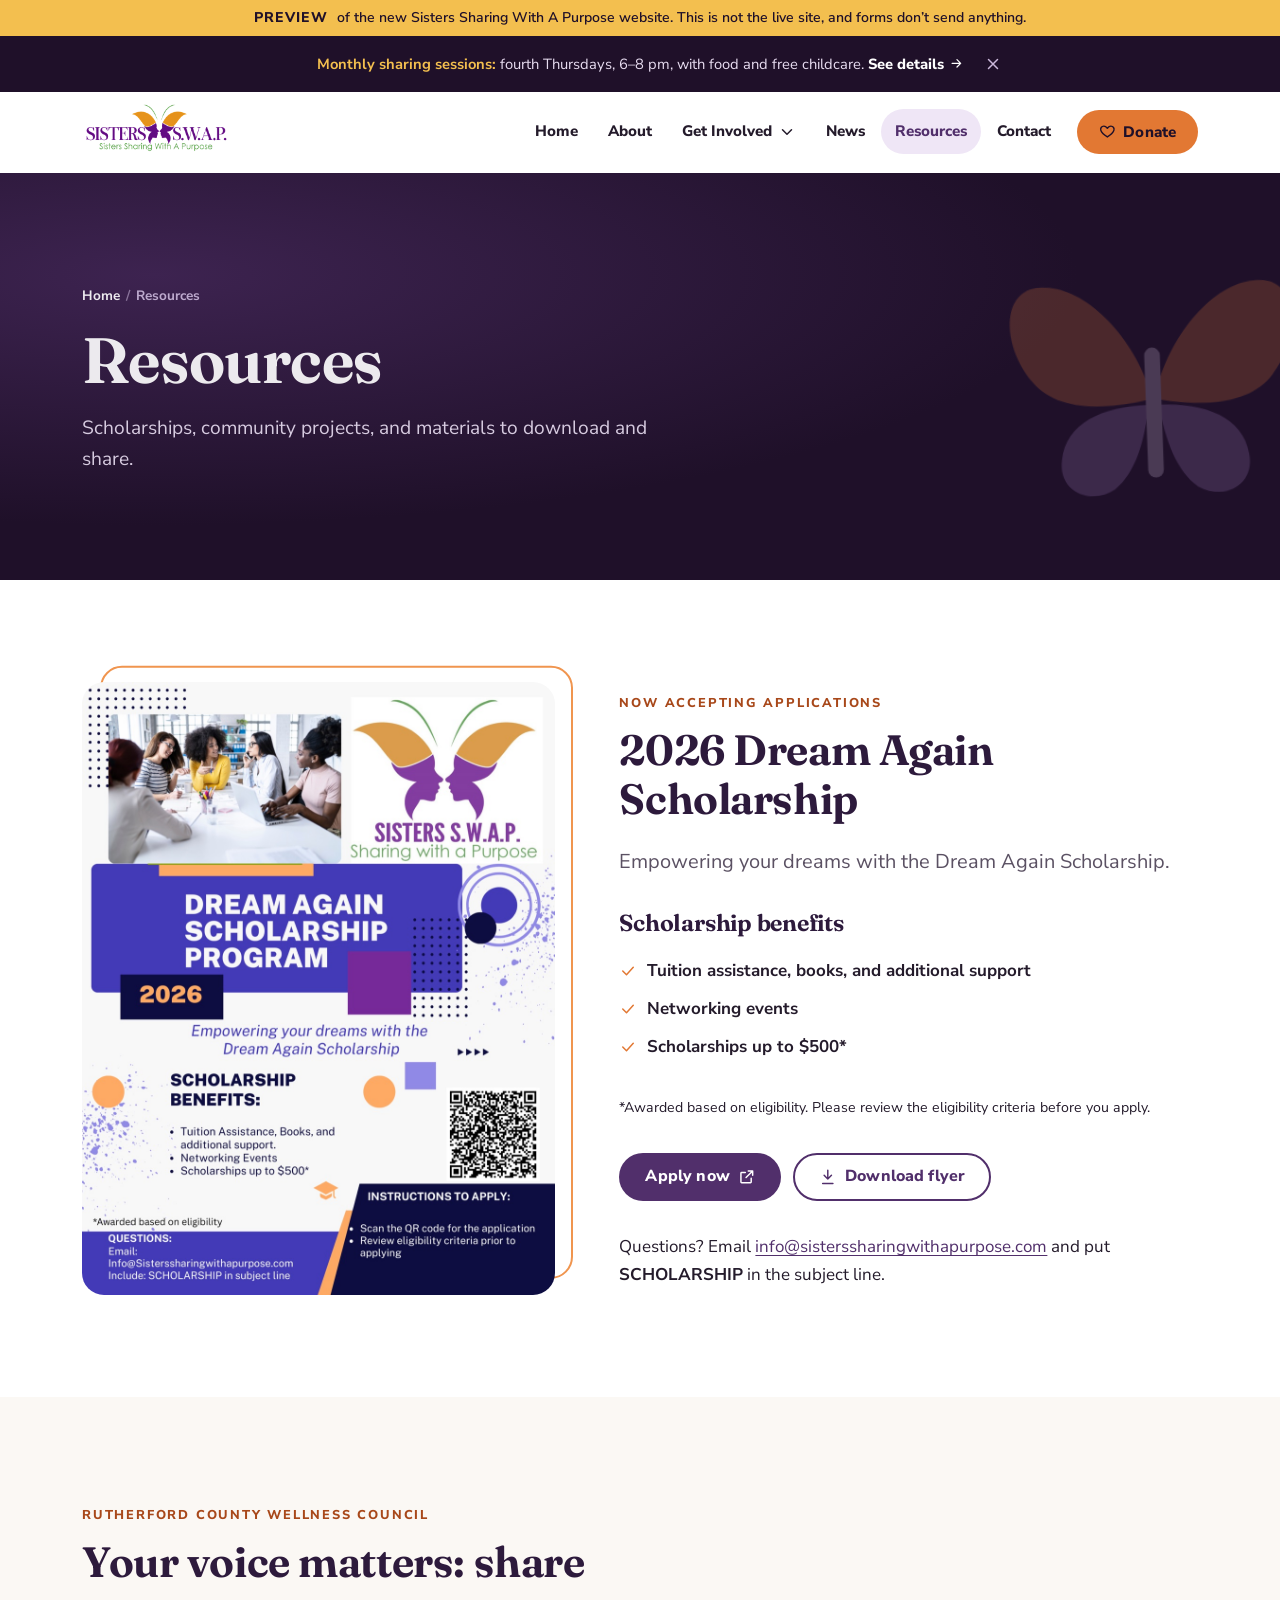
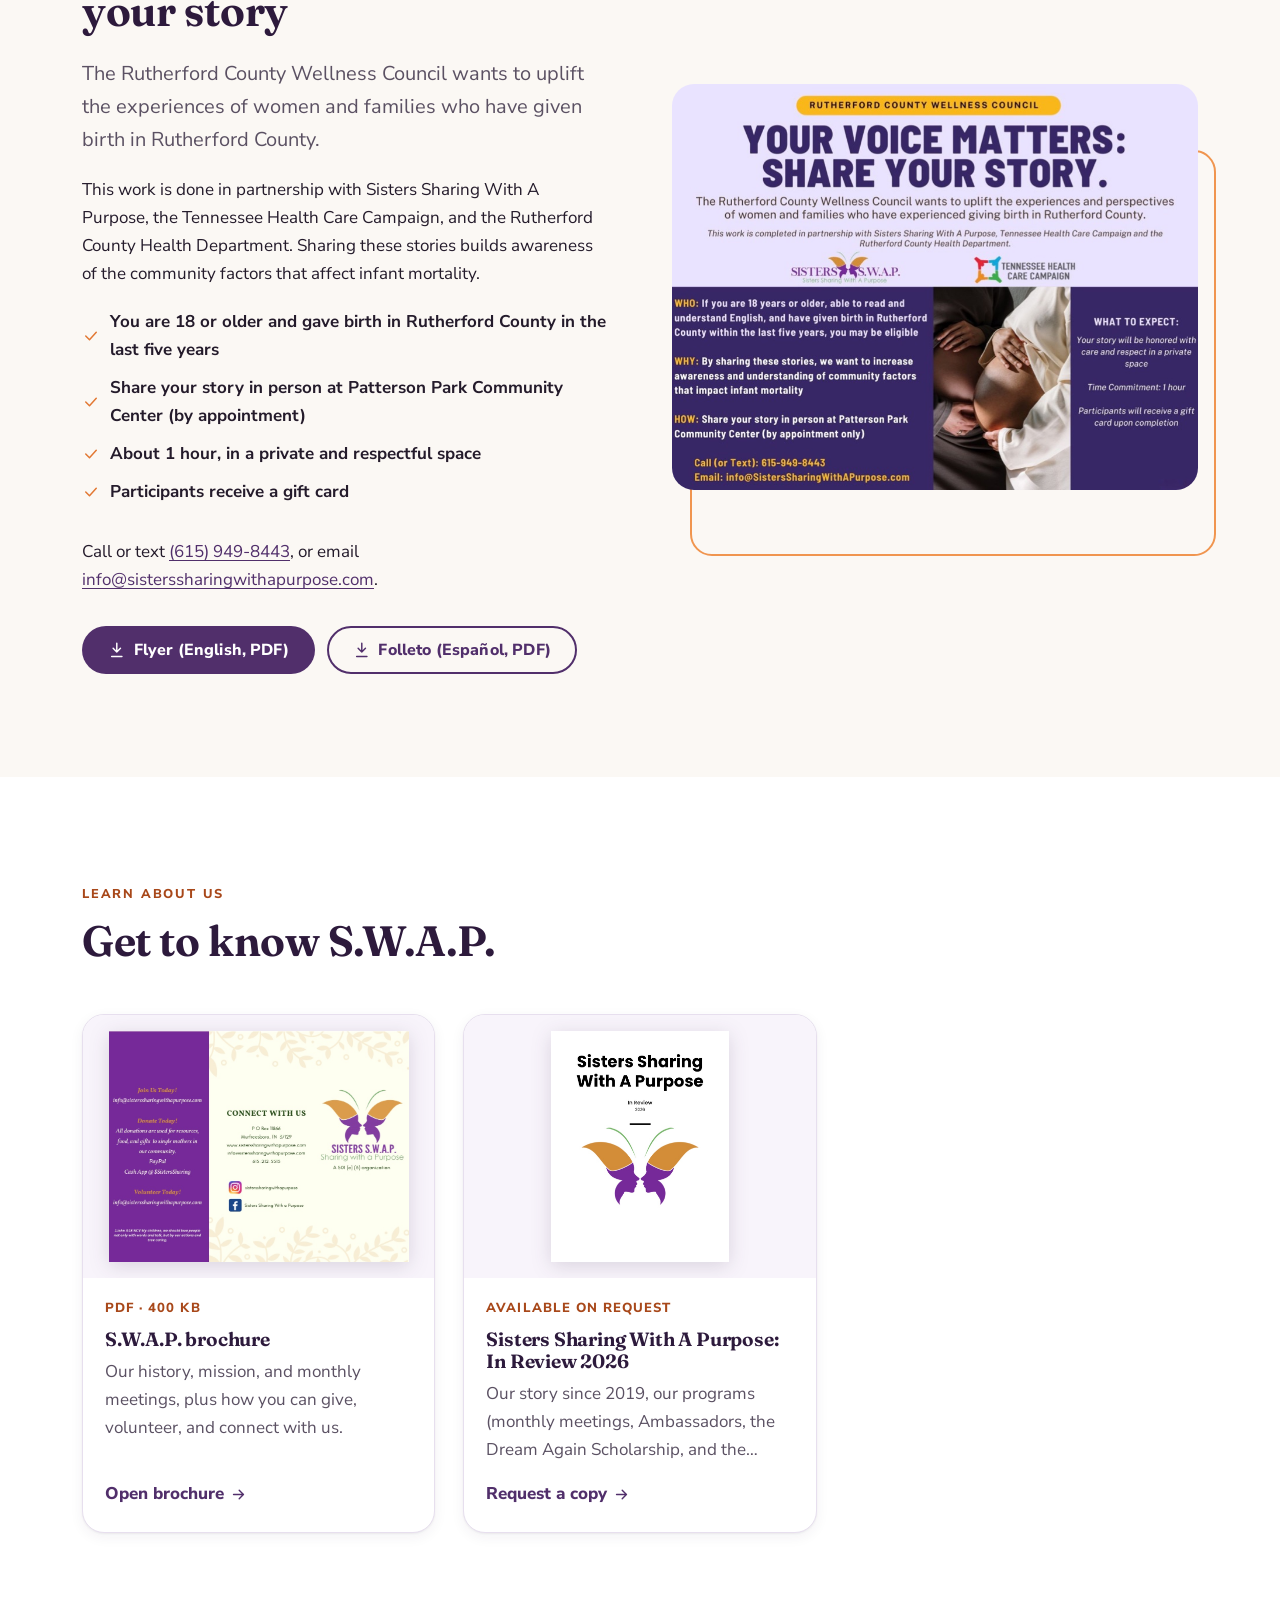
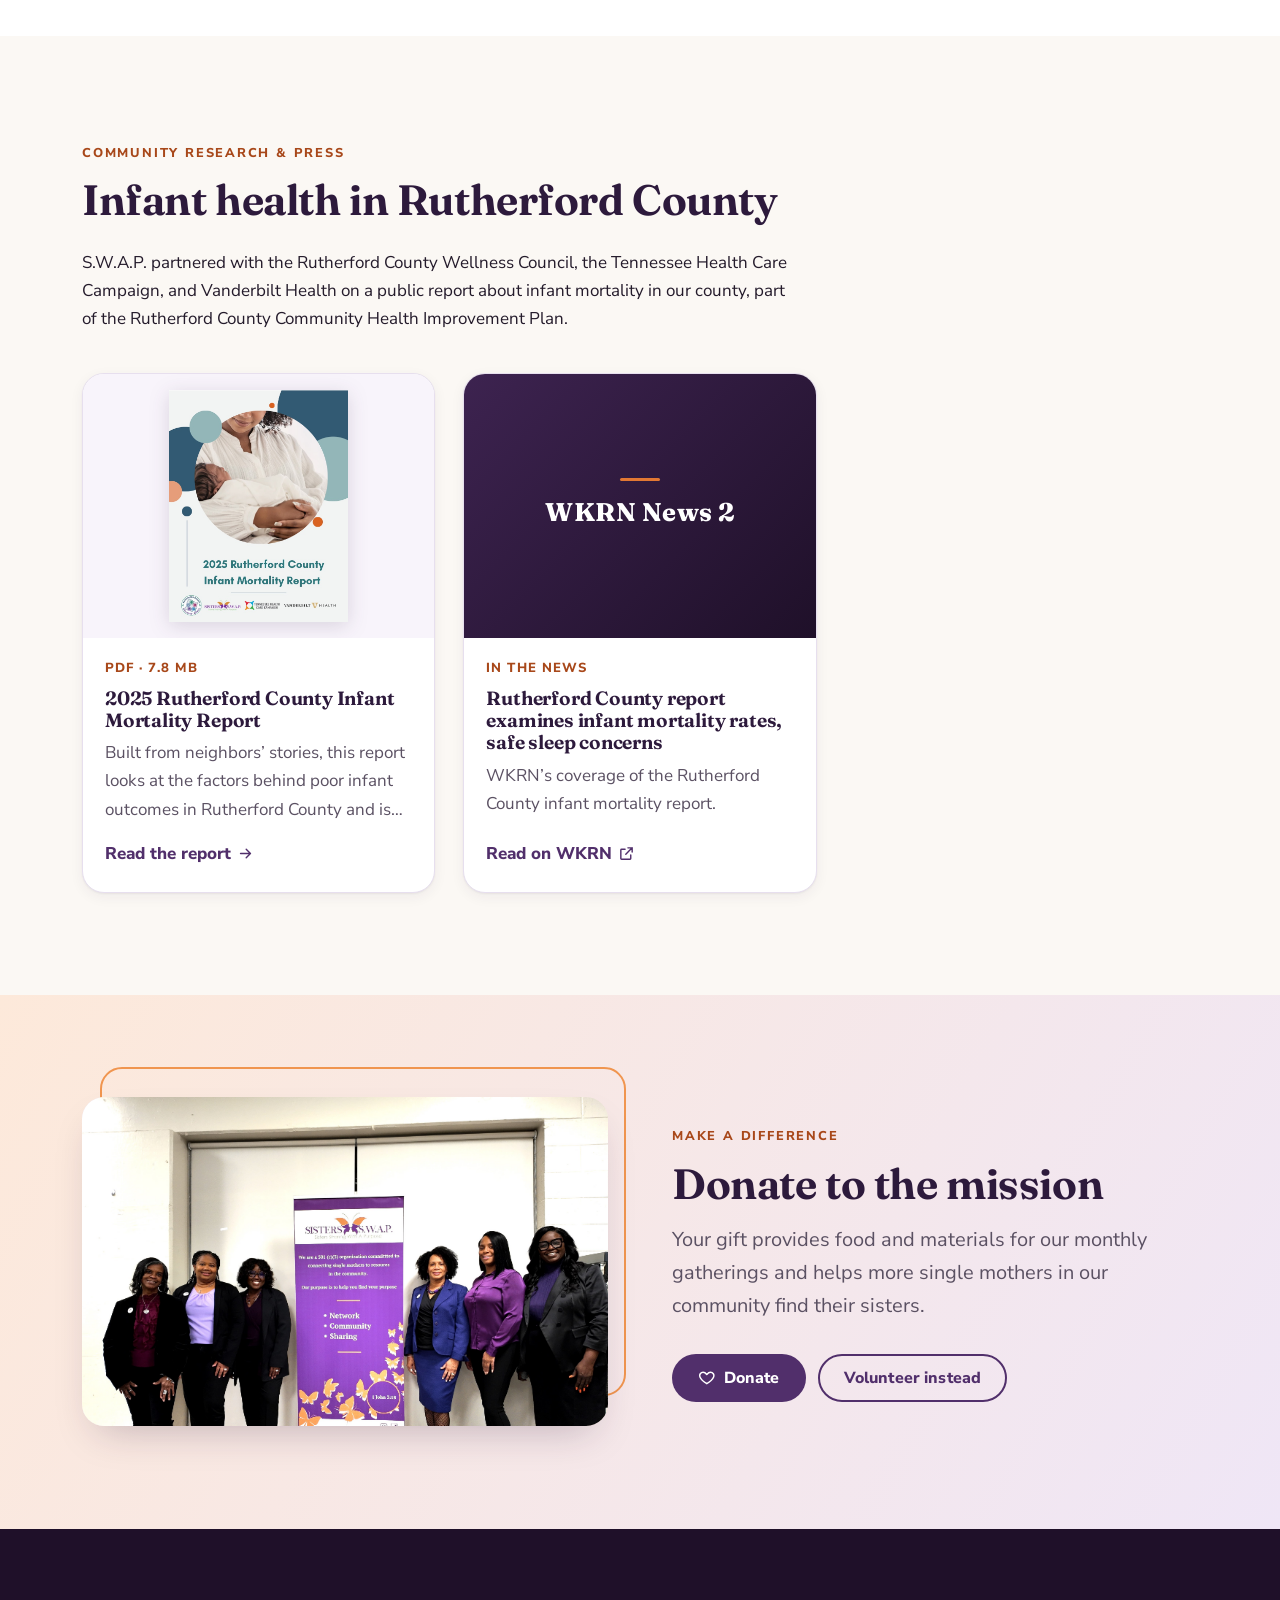
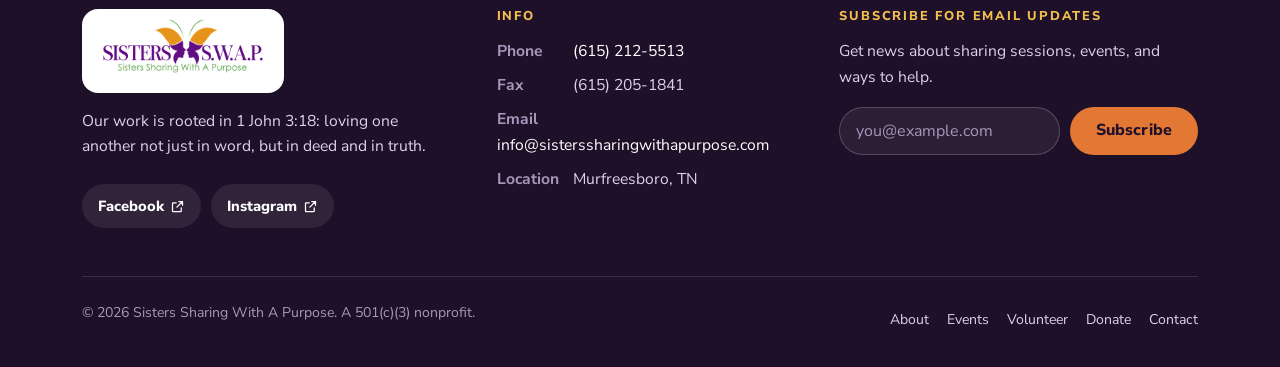
<file: resources.html>
<!doctype html>
<html lang="en">
<head>
<meta charset="utf-8">
<meta name="viewport" content="width=device-width, initial-scale=1">
<meta name="robots" content="noindex, nofollow">
<title>Preview · Resources | Sisters Sharing With A Purpose</title>
<meta name="description" content="The 2026 Dream Again Scholarship, the Your Voice Matters story project, our brochure, and community reports from Sisters Sharing With A Purpose.">
<meta name="theme-color" content="#2d1a3c">
<meta property="og:type" content="website">
<meta property="og:site_name" content="Sisters Sharing With A Purpose">
<meta property="og:title" content="Preview · Resources | Sisters Sharing With A Purpose">
<meta property="og:description" content="The 2026 Dream Again Scholarship, the Your Voice Matters story project, our brochure, and community reports from Sisters Sharing With A Purpose.">
<link rel="icon" href="data:image/svg+xml,%3Csvg%20xmlns%3D%22http%3A//www.w3.org/2000/svg%22%20viewBox%3D%220%200%2064%2064%22%3E%3Cpath%20d%3D%22M31%2030C27%2018%2017%209%209%2011c-6%202-5%2012%200%2018%204%205%2012%206%2022%204z%22%20fill%3D%22%23e27833%22/%3E%3Cpath%20d%3D%22M33%2030c4-12%2014-21%2022-19%206%202%205%2012%200%2018-4%205-12%206-22%204z%22%20fill%3D%22%23e27833%22/%3E%3Cpath%20d%3D%22M31%2034c-9%200-16%203-17%2010-1%206%205%209%2010%206%204-3%206-9%207-16z%22%20fill%3D%22%236a3f8a%22/%3E%3Cpath%20d%3D%22M33%2034c9%200%2016%203%2017%2010%201%206-5%209-10%206-4-3-6-9-7-16z%22%20fill%3D%22%236a3f8a%22/%3E%3Crect%20x%3D%2230.5%22%20y%3D%2223%22%20width%3D%223%22%20height%3D%2225%22%20rx%3D%221.5%22%20fill%3D%22%232d1a3c%22/%3E%3C/svg%3E">
<link rel="preconnect" href="https://fonts.googleapis.com">
<link rel="preconnect" href="https://fonts.gstatic.com" crossorigin>
<link rel="stylesheet" href="https://fonts.googleapis.com/css2?family=Fraunces:ital,opsz,wght@0,9..144,400..800;1,9..144,400..700&family=Nunito+Sans:wght@400;600;700;800&display=swap">
<link rel="stylesheet" href="css/styles.css">
<script src="js/main.js" defer></script>
</head>
<body>
<div class="preview-banner" role="note" style="background:#f3bf4f;color:#1f1029;font-family:'Nunito Sans',system-ui,-apple-system,'Segoe UI',Roboto,Arial,sans-serif;font-size:.88rem;font-weight:600;line-height:1.4;text-align:center;padding:8px 16px;"><strong style="font-weight:800;letter-spacing:.08em;text-transform:uppercase;margin-right:.35em">Preview</strong> of the new Sisters Sharing With A Purpose website. This is not the live site, and forms don&rsquo;t send anything.</div>
<a class="skip-link" href="#main">Skip to main content</a>
<div class="announce" id="announce" data-announce-id="2026-11-fourth-thursdays" role="region" aria-label="Announcement">
  <div class="container announce-inner">
    <p><strong>Monthly sharing sessions:</strong> fourth Thursdays, 6&ndash;8 pm, with food and free childcare. <a class="text-link" href="events.html">See details <svg viewBox="0 0 24 24" fill="none" stroke="currentColor" stroke-width="2" stroke-linecap="round" stroke-linejoin="round" aria-hidden="true"><path d="M5 12h14M13 6l6 6-6 6"/></svg></a></p>
    <button class="announce-close" type="button" aria-label="Dismiss announcement"><svg viewBox="0 0 24 24" fill="none" stroke="currentColor" stroke-width="2" stroke-linecap="round" aria-hidden="true"><path d="M18 6 6 18M6 6l12 12"/></svg></button>
  </div>
</div>
<script>try{var a=document.getElementById("announce");if(localStorage.getItem("announce-dismissed")===a.getAttribute("data-announce-id"))a.hidden=true}catch(e){}</script>
<header class="site-header">
  <div class="container header-inner">
    <a class="brand" href="index.html" aria-label="Sisters Sharing With A Purpose home">
      <img class="brand-logo" src="images/SSWAPLogo.png" alt="" width="478" height="180">
    </a>
    <button class="nav-toggle" type="button" aria-expanded="false" aria-controls="primary-nav">
      <svg class="icon-open" viewBox="0 0 24 24" fill="none" stroke="currentColor" stroke-width="2" stroke-linecap="round" aria-hidden="true"><path d="M4 7h16M4 12h16M4 17h16"/></svg>
      <svg class="icon-close" viewBox="0 0 24 24" fill="none" stroke="currentColor" stroke-width="2" stroke-linecap="round" aria-hidden="true"><path d="M18 6 6 18M6 6l12 12"/></svg>
      <span class="toggle-label">Menu</span>
    </button>
    <nav class="primary-nav" id="primary-nav" aria-label="Main">
      <ul class="nav-list">
        <li><a class="nav-link" href="index.html">Home</a></li><li><a class="nav-link" href="about.html">About</a></li><li class="has-sub"><button class="nav-link sub-toggle" type="button" aria-expanded="false" aria-controls="sub-involved">Get Involved <svg viewBox="0 0 24 24" fill="none" stroke="currentColor" stroke-width="2" stroke-linecap="round" stroke-linejoin="round" aria-hidden="true" class="chev"><path d="m6 9 6 6 6-6"/></svg></button><ul class="submenu" id="sub-involved"><li><a href="volunteer.html">Volunteer</a></li><li><a href="events.html">Events</a></li><li><a href="gallery.html">Gallery</a></li></ul></li><li><a class="nav-link" href="news.html">News</a></li><li><a class="nav-link" href="resources.html" aria-current="page">Resources</a></li><li><a class="nav-link" href="contact.html">Contact</a></li>
      </ul>
      <div class="nav-cta"><a class="btn btn-accent" href="donate.html"><svg viewBox="0 0 24 24" fill="none" stroke="currentColor" stroke-width="2" stroke-linecap="round" stroke-linejoin="round" aria-hidden="true"><path d="M12 20s-7.5-4.6-9.3-9.2C1.5 7.6 3.6 4.5 7 4.5c2 0 3.4 1.1 5 3 1.6-1.9 3-3 5-3 3.4 0 5.5 3.1 4.3 6.3C19.5 15.4 12 20 12 20z"/></svg> Donate</a></div>
    </nav>
  </div>
</header>
<section class="page-hero">
  <svg class="page-hero-art" viewBox="0 0 64 64" aria-hidden="true" focusable="false"><path d="M31 30C27 18 17 9 9 11c-6 2-5 12 0 18 4 5 12 6 22 4z" fill="#e27833"/><path d="M33 30c4-12 14-21 22-19 6 2 5 12 0 18-4 5-12 6-22 4z" fill="#e27833"/><path d="M31 34c-9 0-16 3-17 10-1 6 5 9 10 6 4-3 6-9 7-16z" fill="#a07cc0"/><path d="M33 34c9 0 16 3 17 10 1 6-5 9-10 6-4-3-6-9-7-16z" fill="#a07cc0"/><rect x="30.5" y="23" width="3" height="25" rx="1.5" fill="#dccbea"/></svg>
  <div class="container">
    <ol class="crumbs"><li><a href="index.html">Home</a></li><li aria-current="page">Resources</li></ol>
    <h1>Resources</h1>
    <p>Scholarships, community projects, and materials to download and share.</p>
  </div>
</section>
<main id="main">
<section class="section" id="scholarship" aria-labelledby="scholarship-title">
  <div class="container">
  <details class="m-collapse m-section" data-open-mobile>
  <summary class="m-only"><div class="section-head"><span class="eyebrow">Now accepting applications</span><span class="h2">2026 Dream Again Scholarship</span><span class="m-teaser">Up to $500 for moms going back to school.</span></div></summary>
  <div class="split wide-text">
    <a class="media-frame media-frame--portrait" href="docs/dream-again-scholarship-2026.png" target="_blank" rel="noopener" aria-label="Open the full-size 2026 Dream Again Scholarship flyer"><div class="media ratio-natural"><img src="images/resources/dream-again-scholarship-2026.jpg" alt="2026 Dream Again Scholarship Program flyer from Sisters S.W.A.P." width="1000" height="1294" loading="lazy" decoding="async"></div></a>
    <div>
      <span class="eyebrow m-hide">Now accepting applications</span>
      <h2 id="scholarship-title" class="m-hide">2026 Dream Again Scholarship</h2>
      <p class="lead">Empowering your dreams with the Dream Again Scholarship.</p>
      <h3 class="mt-2">Scholarship benefits</h3>
      <ul class="partner-list">
        <li><svg viewBox="0 0 24 24" fill="none" stroke="currentColor" stroke-width="2" stroke-linecap="round" stroke-linejoin="round" aria-hidden="true"><path d="m5 12 5 5 9-10"/></svg> Tuition assistance, books, and additional support</li>
        <li><svg viewBox="0 0 24 24" fill="none" stroke="currentColor" stroke-width="2" stroke-linecap="round" stroke-linejoin="round" aria-hidden="true"><path d="m5 12 5 5 9-10"/></svg> Networking events</li>
        <li><svg viewBox="0 0 24 24" fill="none" stroke="currentColor" stroke-width="2" stroke-linecap="round" stroke-linejoin="round" aria-hidden="true"><path d="m5 12 5 5 9-10"/></svg> Scholarships up to $500*</li>
      </ul>
      <p class="mt-2"><small>*Awarded based on eligibility. Please review the eligibility criteria before you apply.</small></p>
      <div class="btn-row stack-mobile mt-2">
        <a class="btn btn-primary" href="https://docs.google.com/forms/d/e/1FAIpQLSdm9S-gWGJ49Gsa5HVstFk80U9AQ2XQEyZMC1S6F0WCCVzokg/viewform" target="_blank" rel="noopener">Apply now <svg viewBox="0 0 24 24" fill="none" stroke="currentColor" stroke-width="2" stroke-linecap="round" stroke-linejoin="round" aria-hidden="true"><path d="M14 4h6v6M20 4l-9 9"/><path d="M18 14v5a1 1 0 0 1-1 1H5a1 1 0 0 1-1-1V7a1 1 0 0 1 1-1h5"/></svg></a>
        <a class="btn btn-outline" href="docs/dream-again-scholarship-2026.png" download><svg viewBox="0 0 24 24" fill="none" stroke="currentColor" stroke-width="2" stroke-linecap="round" stroke-linejoin="round" aria-hidden="true"><path d="M12 3v12M7 10l5 5 5-5M5 21h14"/></svg> Download flyer</a>
      </div>
      <p class="mt-2">Questions? Email <a href="mailto:info@sisterssharingwithapurpose.com?subject=SCHOLARSHIP">info@sisterssharingwithapurpose.com</a> and put <strong>SCHOLARSHIP</strong> in the subject line.</p>
    </div>
  </div>
  </details>
  </div>
</section>

<section class="section section-soft" id="your-voice-matters" aria-labelledby="voice-title">
  <div class="container">
  <details class="m-collapse m-section">
  <summary class="m-only"><div class="section-head"><span class="eyebrow">Rutherford County Wellness Council</span><span class="h2">Your voice matters: share your story</span><span class="m-teaser">Gave birth in Rutherford County in the last five years? Share your story.</span></div></summary>
  <div class="split reverse">
    <a class="media-frame" href="docs/your-voice-matters-english.pdf" target="_blank" rel="noopener" aria-label="Open the Your Voice Matters flyer (PDF)"><div class="media ratio-natural"><img src="images/resources/voice-en.jpg" alt="Your Voice Matters: Share Your Story flyer from the Rutherford County Wellness Council" width="900" height="695" loading="lazy" decoding="async"></div></a>
    <div>
      <span class="eyebrow m-hide">Rutherford County Wellness Council</span>
      <h2 id="voice-title" class="m-hide">Your voice matters: share your story</h2>
      <p class="lead">The Rutherford County Wellness Council wants to uplift the experiences of women and families who have given birth in Rutherford County.</p>
      <p>This work is done in partnership with Sisters Sharing With A Purpose, the Tennessee Health Care Campaign, and the Rutherford County Health Department. Sharing these stories builds awareness of the community factors that affect infant mortality.</p>
      <ul class="partner-list">
        <li><svg viewBox="0 0 24 24" fill="none" stroke="currentColor" stroke-width="2" stroke-linecap="round" stroke-linejoin="round" aria-hidden="true"><path d="m5 12 5 5 9-10"/></svg> You are 18 or older and gave birth in Rutherford County in the last five years</li>
        <li><svg viewBox="0 0 24 24" fill="none" stroke="currentColor" stroke-width="2" stroke-linecap="round" stroke-linejoin="round" aria-hidden="true"><path d="m5 12 5 5 9-10"/></svg> Share your story in person at Patterson Park Community Center (by appointment)</li>
        <li><svg viewBox="0 0 24 24" fill="none" stroke="currentColor" stroke-width="2" stroke-linecap="round" stroke-linejoin="round" aria-hidden="true"><path d="m5 12 5 5 9-10"/></svg> About 1 hour, in a private and respectful space</li>
        <li><svg viewBox="0 0 24 24" fill="none" stroke="currentColor" stroke-width="2" stroke-linecap="round" stroke-linejoin="round" aria-hidden="true"><path d="m5 12 5 5 9-10"/></svg> Participants receive a gift card</li>
      </ul>
      <p class="mt-2">Call or text <a href="tel:+16159498443">(615) 949-8443</a>, or email <a href="mailto:info@sisterssharingwithapurpose.com">info@sisterssharingwithapurpose.com</a>.</p>
      <div class="btn-row stack-mobile mt-2">
        <a class="btn btn-primary" href="docs/your-voice-matters-english.pdf" target="_blank" rel="noopener"><svg viewBox="0 0 24 24" fill="none" stroke="currentColor" stroke-width="2" stroke-linecap="round" stroke-linejoin="round" aria-hidden="true"><path d="M12 3v12M7 10l5 5 5-5M5 21h14"/></svg> Flyer (English, PDF)</a>
        <a class="btn btn-outline" href="docs/your-voice-matters-spanish.pdf" hreflang="es" target="_blank" rel="noopener"><svg viewBox="0 0 24 24" fill="none" stroke="currentColor" stroke-width="2" stroke-linecap="round" stroke-linejoin="round" aria-hidden="true"><path d="M12 3v12M7 10l5 5 5-5M5 21h14"/></svg> <span lang="es">Folleto (Español, PDF)</span></a>
      </div>
    </div>
  </div>
  </details>
  </div>
</section>

<section class="section" id="learn" aria-labelledby="learn-title">
  <div class="container">
  <details class="m-collapse m-section">
    <summary><div class="section-head">
      <span class="eyebrow">Learn about us</span>
      <h2 id="learn-title">Get to know S.W.A.P.</h2>
      <span class="m-teaser">Our brochure and the In Review 2026 booklet.</span>
    </div></summary>
    <div class="post-grid">
<a class="post-card resource-card" href="docs/sswap-brochure.pdf" target="_blank" rel="noopener">
  <div class="media"><img src="images/resources/brochure.jpg" alt="" loading="lazy" decoding="async"></div>
  <div class="post-body">
    <span class="file-meta">PDF &middot; 400 KB</span>
    <h3>S.W.A.P. brochure</h3>
    <p class="post-excerpt">Our history, mission, and monthly meetings, plus how you can give, volunteer, and connect with us.</p>
    <span class="text-link">Open brochure <svg viewBox="0 0 24 24" fill="none" stroke="currentColor" stroke-width="2" stroke-linecap="round" stroke-linejoin="round" aria-hidden="true"><path d="M5 12h14M13 6l6 6-6 6"/></svg></span>
  </div>
</a>
<a class="post-card resource-card" href="mailto:info@sisterssharingwithapurpose.com?subject=In%20Review%202026">
  <div class="media"><img src="images/resources/in-review.jpg" alt="" loading="lazy" decoding="async"></div>
  <div class="post-body">
    <span class="file-meta">Available on request</span>
    <h3>Sisters Sharing With A Purpose: In Review 2026</h3>
    <p class="post-excerpt">Our story since 2019, our programs (monthly meetings, Ambassadors, the Dream Again Scholarship, and the infant mortality report), and how our board works.</p>
    <span class="text-link">Request a copy <svg viewBox="0 0 24 24" fill="none" stroke="currentColor" stroke-width="2" stroke-linecap="round" stroke-linejoin="round" aria-hidden="true"><path d="M5 12h14M13 6l6 6-6 6"/></svg></span>
  </div>
</a>
    </div>
  </details>
  </div>
</section>

<section class="section section-soft" id="infant-health" aria-labelledby="press-title">
  <div class="container">
  <details class="m-collapse m-section">
    <summary><div class="section-head">
      <span class="eyebrow">Community research &amp; press</span>
      <h2 id="press-title">Infant health in Rutherford County</h2>
      <span class="m-teaser">The 2025 infant mortality report and news coverage.</span>
    </div></summary>
    <p class="section-intro">S.W.A.P. partnered with the Rutherford County Wellness Council, the Tennessee Health Care Campaign, and Vanderbilt Health on a public report about infant mortality in our county, part of the Rutherford County Community Health Improvement Plan.</p>
    <div class="post-grid">
<a class="post-card resource-card" href="docs/rutherford-county-infant-mortality-report.pdf" target="_blank" rel="noopener">
  <div class="media"><img src="images/resources/infant-report.jpg" alt="" loading="lazy" decoding="async"></div>
  <div class="post-body">
    <span class="file-meta">PDF &middot; 7.8 MB</span>
    <h3>2025 Rutherford County Infant Mortality Report</h3>
    <p class="post-excerpt">Built from neighbors&rsquo; stories, this report looks at the factors behind poor infant outcomes in Rutherford County and is meant to guide policy and advocacy.</p>
    <span class="text-link">Read the report <svg viewBox="0 0 24 24" fill="none" stroke="currentColor" stroke-width="2" stroke-linecap="round" stroke-linejoin="round" aria-hidden="true"><path d="M5 12h14M13 6l6 6-6 6"/></svg></span>
  </div>
</a>
<a class="post-card resource-card" href="https://www.wkrn.com/news/local-news/murfreesboro/rutherford-county-report-examines-infant-mortality-rates-safe-sleep-concerns/" target="_blank" rel="noopener">
  <div class="media press-media"><span>WKRN News 2</span></div>
  <div class="post-body">
    <span class="file-meta">In the news</span>
    <h3>Rutherford County report examines infant mortality rates, safe sleep concerns</h3>
    <p class="post-excerpt">WKRN&rsquo;s coverage of the Rutherford County infant mortality report.</p>
    <span class="text-link">Read on WKRN <svg viewBox="0 0 24 24" fill="none" stroke="currentColor" stroke-width="2" stroke-linecap="round" stroke-linejoin="round" aria-hidden="true"><path d="M14 4h6v6M20 4l-9 9"/><path d="M18 14v5a1 1 0 0 1-1 1H5a1 1 0 0 1-1-1V7a1 1 0 0 1 1-1h5"/></svg></span>
  </div>
</a>
    </div>
  </details>
  </div>
</section>

<section class="section donate-band" aria-labelledby="donate-band-title">
  <div class="container split">
    <div class="media-frame"><div class="media ratio-wide"><img src="images/gallery/appreciation-2023-01.jpg" alt="S.W.A.P. members in purple standing beside the S.W.A.P. banner at the 2023 Appreciation Celebration" style="object-position:50% 60%" loading="lazy" decoding="async"></div></div>
    <div>
      <span class="eyebrow">Make a difference</span>
      <h2 id="donate-band-title">Donate to the mission</h2>
      <p class="lead">Your gift provides food and materials for our monthly gatherings and helps more single mothers in our community find their sisters.</p>
      <div class="btn-row stack-mobile mt-2">
        <a class="btn btn-primary" href="donate.html"><svg viewBox="0 0 24 24" fill="none" stroke="currentColor" stroke-width="2" stroke-linecap="round" stroke-linejoin="round" aria-hidden="true"><path d="M12 20s-7.5-4.6-9.3-9.2C1.5 7.6 3.6 4.5 7 4.5c2 0 3.4 1.1 5 3 1.6-1.9 3-3 5-3 3.4 0 5.5 3.1 4.3 6.3C19.5 15.4 12 20 12 20z"/></svg> Donate</a>
        <a class="btn btn-outline" href="volunteer.html">Volunteer instead</a>
      </div>
    </div>
  </div>
</section>

</main>
<footer class="site-footer">
  <div class="container">
    <div class="footer-grid">
      <div>
        <a class="footer-brand" href="index.html" aria-label="Sisters Sharing With A Purpose home">
          <img class="brand-logo" src="images/SSWAPLogo.png" alt="" width="478" height="180" loading="lazy" decoding="async">
        </a>
        <h2 class="visually-hidden">About us</h2>
        <p>Our work is rooted in 1 John 3:18: loving one another not just in word, but in deed and in truth.</p>
        <ul class="social" aria-label="Social media">
          <li><a href="https://www.facebook.com/Sisters-Sharing-With-A-Purpose-107696370702715/" target="_blank" rel="noopener">Facebook <svg viewBox="0 0 24 24" fill="none" stroke="currentColor" stroke-width="2" stroke-linecap="round" stroke-linejoin="round" aria-hidden="true"><path d="M14 4h6v6M20 4l-9 9"/><path d="M18 14v5a1 1 0 0 1-1 1H5a1 1 0 0 1-1-1V7a1 1 0 0 1 1-1h5"/></svg></a></li>
          <li><a href="https://www.instagram.com/sisterssharingwithapurpose/" target="_blank" rel="noopener">Instagram <svg viewBox="0 0 24 24" fill="none" stroke="currentColor" stroke-width="2" stroke-linecap="round" stroke-linejoin="round" aria-hidden="true"><path d="M14 4h6v6M20 4l-9 9"/><path d="M18 14v5a1 1 0 0 1-1 1H5a1 1 0 0 1-1-1V7a1 1 0 0 1 1-1h5"/></svg></a></li>
        </ul>
      </div>
      <details class="m-collapse">
        <summary><h2>Info</h2></summary>
        <div class="m-collapse-body">
        <ul class="footer-info">
          <li><span>Phone</span> <a href="tel:+16152125513">(615) 212-5513</a></li>
          <li><span>Fax</span> (615) 205-1841</li>
          <li><span>Email</span> <a href="mailto:info@sisterssharingwithapurpose.com">info@sisterssharingwithapurpose.com</a></li>
          <li><span>Location</span> Murfreesboro, TN</li>
        </ul>
        </div>
      </details>
      <details class="m-collapse">
        <summary><h2>Subscribe for email updates</h2></summary>
        <div class="m-collapse-body">
        <p>Get news about sharing sessions, events, and ways to help.</p>
        <!-- Point this form's action at your email provider (e.g. Mailchimp) to collect real sign-ups. -->
        <form class="subscribe-form" action="#" method="post" data-form>
          <div class="subscribe">
            <label class="visually-hidden" for="sub-email">Email address</label>
            <input id="sub-email" type="email" name="email" placeholder="you@example.com" autocomplete="email" required>
            <button class="btn btn-accent" type="submit">Subscribe</button>
          </div>
          <p class="form-status" role="status">Thanks for subscribing!</p>
        </form>
        </div>
      </details>
    </div>
    <div class="footer-bottom">
      <p class="mt-0">&copy; <span data-year>2026</span> Sisters Sharing With A Purpose. A 501(c)(3) nonprofit.</p>
      <ul class="footer-links">
        <li><a href="about.html">About</a></li>
        <li><a href="events.html">Events</a></li>
        <li><a href="volunteer.html">Volunteer</a></li>
        <li><a href="donate.html">Donate</a></li>
        <li><a href="contact.html">Contact</a></li>
      </ul>
    </div>
  </div>
</footer>
</body>
</html>
</file>
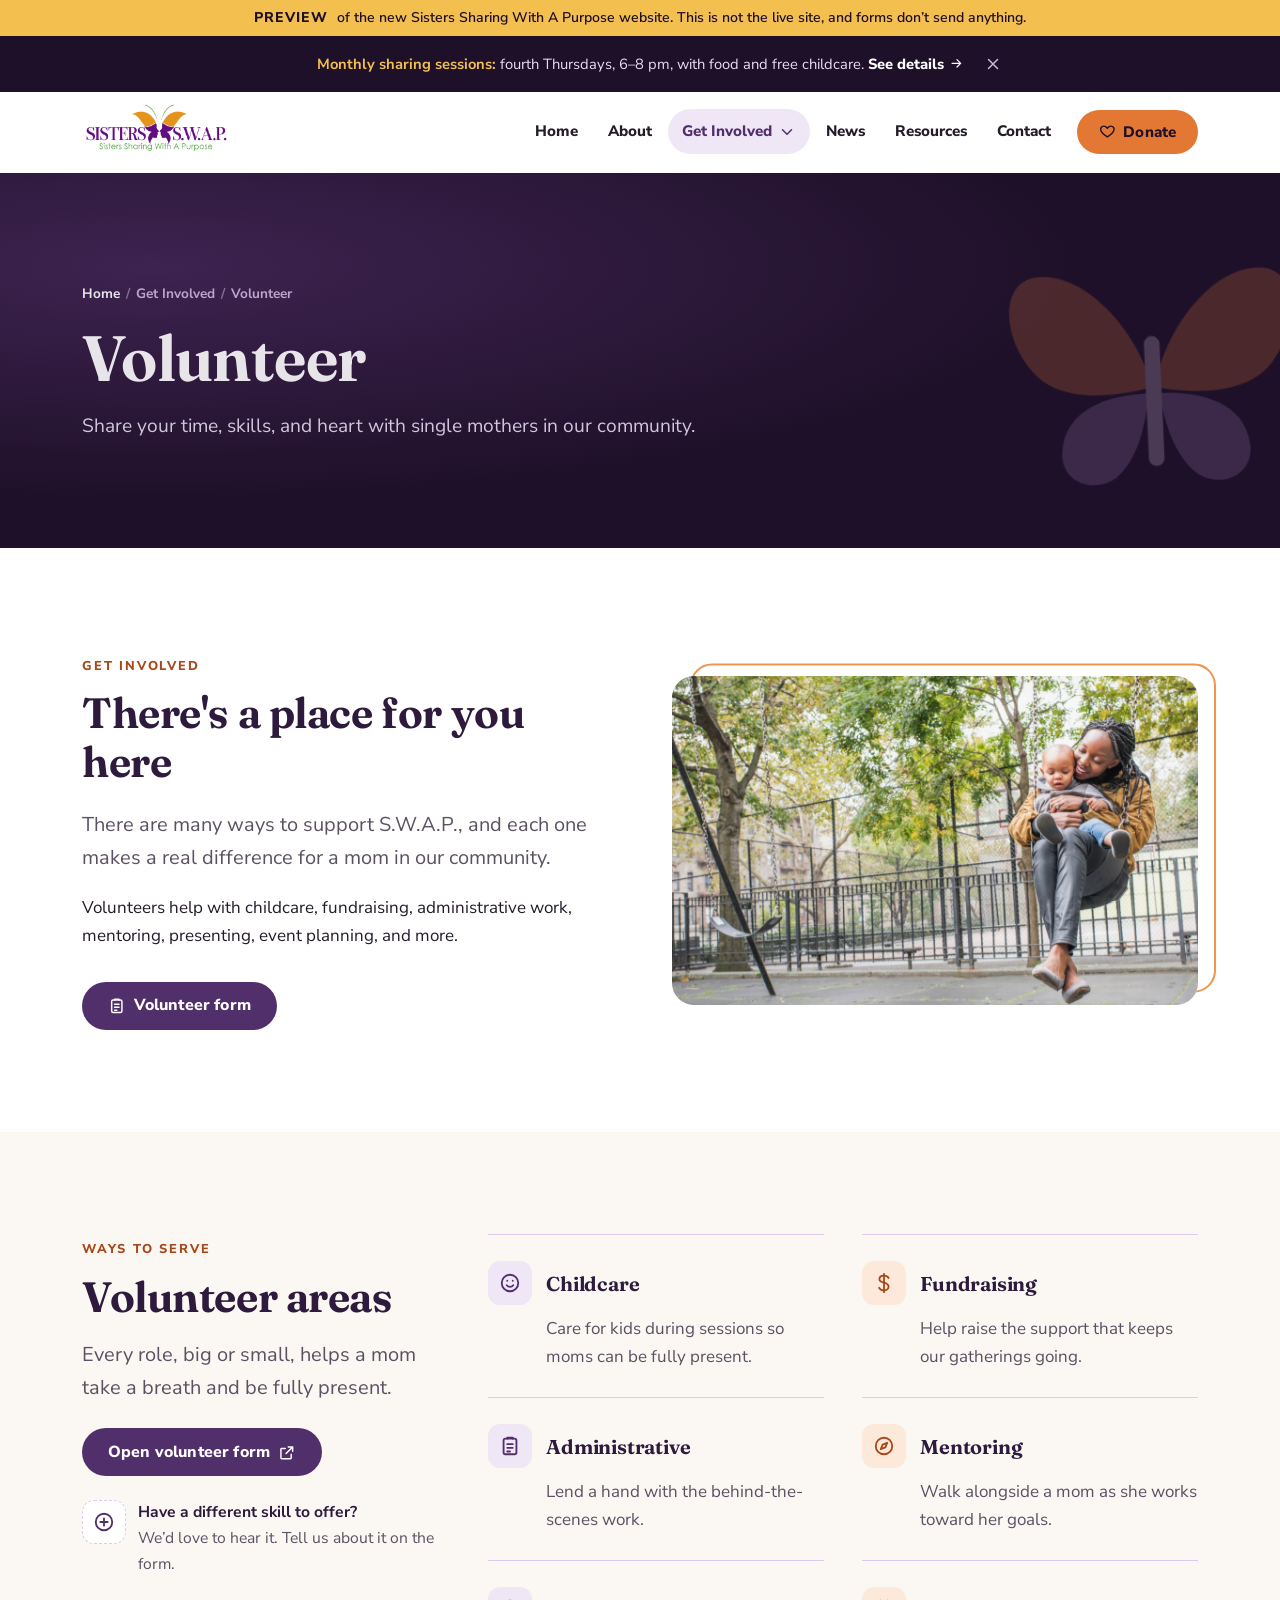
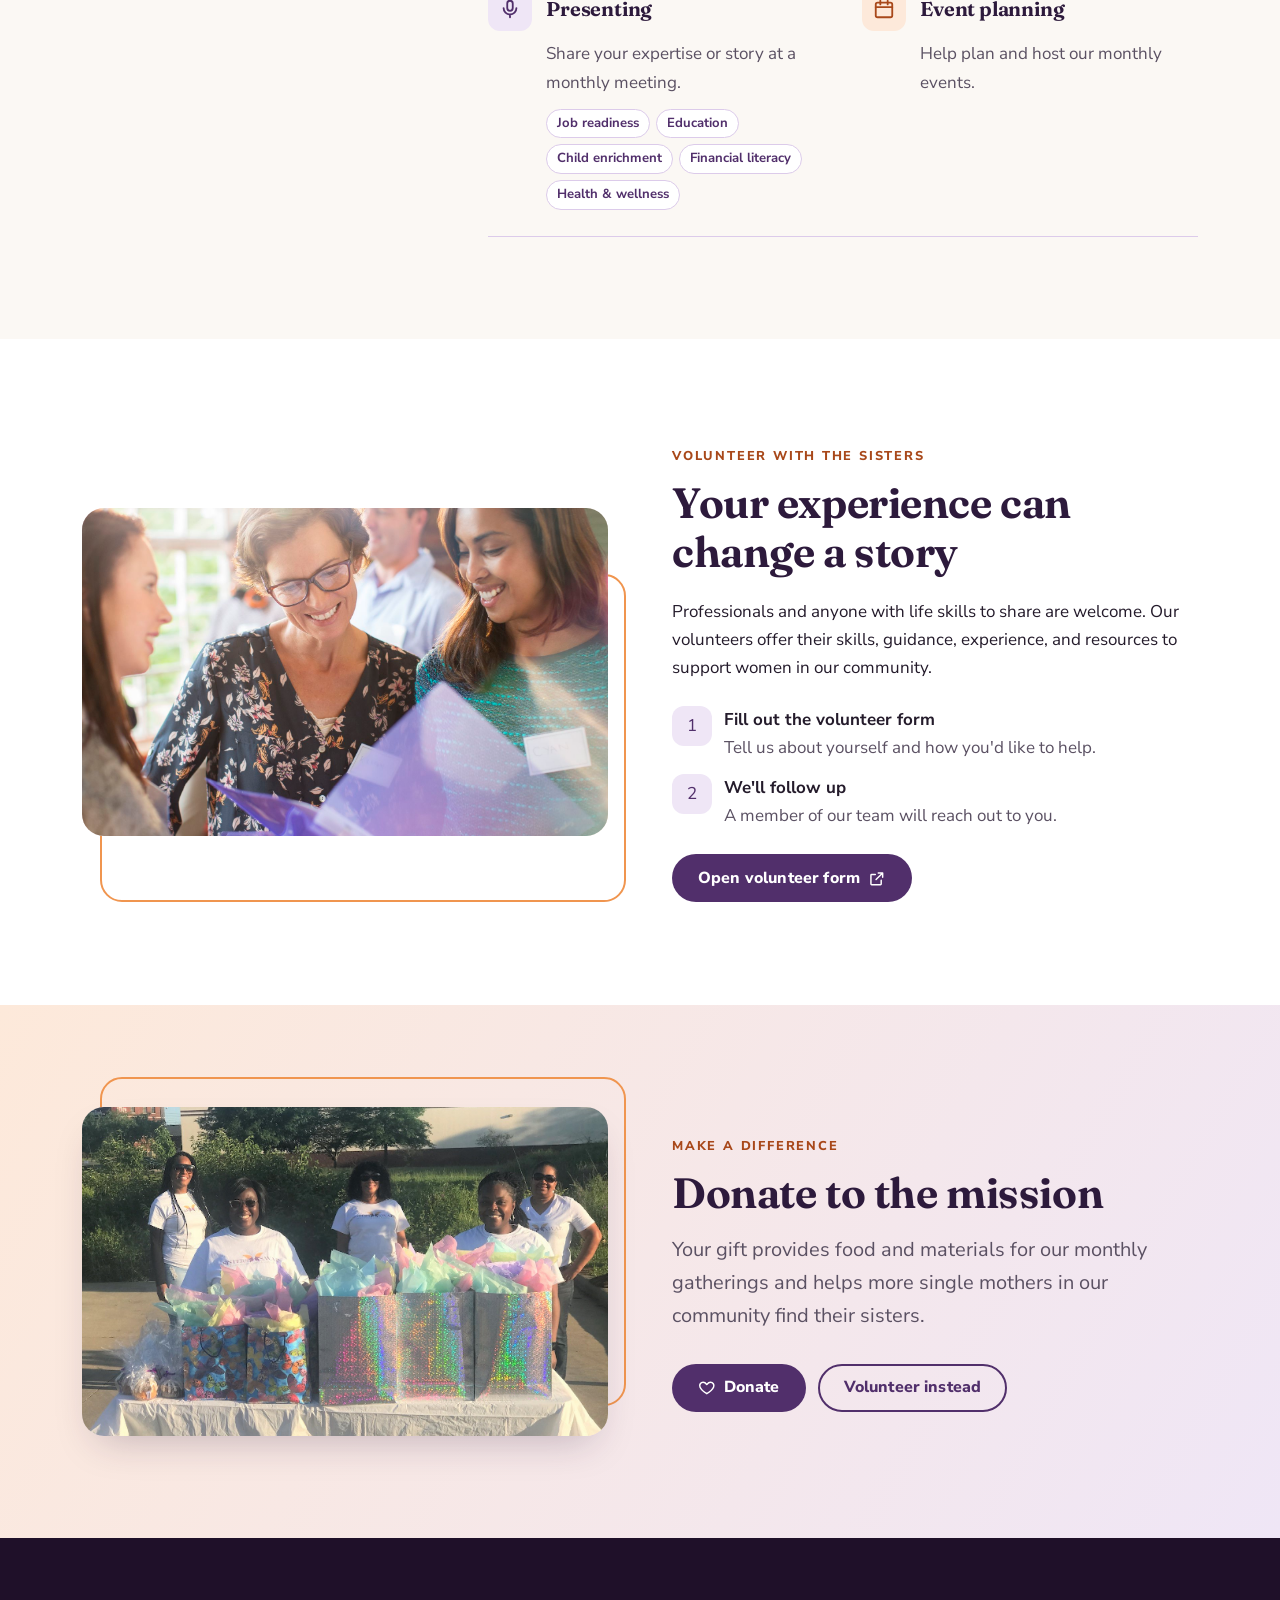
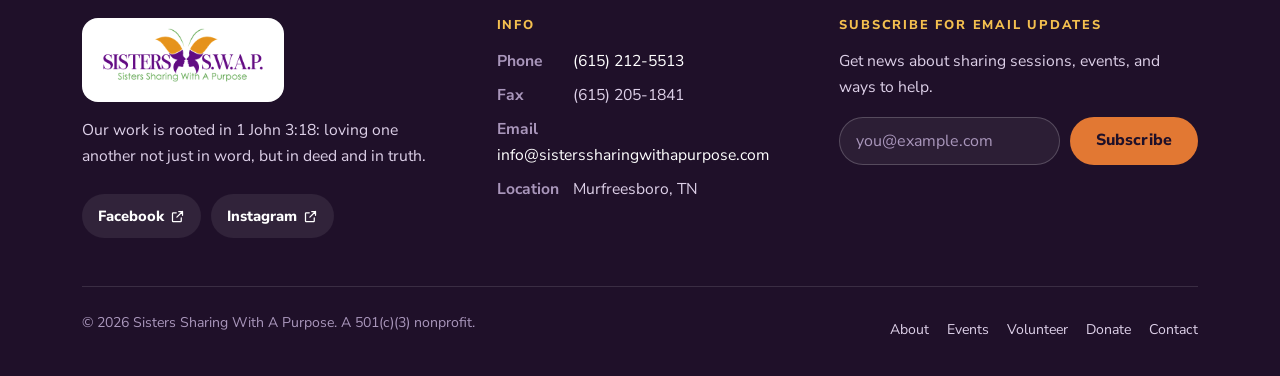
<file: volunteer.html>
<!doctype html>
<html lang="en">
<head>
<meta charset="utf-8">
<meta name="viewport" content="width=device-width, initial-scale=1">
<meta name="robots" content="noindex, nofollow">
<title>Preview · Volunteer | Sisters Sharing With A Purpose</title>
<meta name="description" content="Volunteer with Sisters Sharing With A Purpose: childcare, fundraising, mentoring, presenting, event planning, and more.">
<meta name="theme-color" content="#2d1a3c">
<meta property="og:type" content="website">
<meta property="og:site_name" content="Sisters Sharing With A Purpose">
<meta property="og:title" content="Preview · Volunteer | Sisters Sharing With A Purpose">
<meta property="og:description" content="Volunteer with Sisters Sharing With A Purpose: childcare, fundraising, mentoring, presenting, event planning, and more.">
<link rel="icon" href="data:image/svg+xml,%3Csvg%20xmlns%3D%22http%3A//www.w3.org/2000/svg%22%20viewBox%3D%220%200%2064%2064%22%3E%3Cpath%20d%3D%22M31%2030C27%2018%2017%209%209%2011c-6%202-5%2012%200%2018%204%205%2012%206%2022%204z%22%20fill%3D%22%23e27833%22/%3E%3Cpath%20d%3D%22M33%2030c4-12%2014-21%2022-19%206%202%205%2012%200%2018-4%205-12%206-22%204z%22%20fill%3D%22%23e27833%22/%3E%3Cpath%20d%3D%22M31%2034c-9%200-16%203-17%2010-1%206%205%209%2010%206%204-3%206-9%207-16z%22%20fill%3D%22%236a3f8a%22/%3E%3Cpath%20d%3D%22M33%2034c9%200%2016%203%2017%2010%201%206-5%209-10%206-4-3-6-9-7-16z%22%20fill%3D%22%236a3f8a%22/%3E%3Crect%20x%3D%2230.5%22%20y%3D%2223%22%20width%3D%223%22%20height%3D%2225%22%20rx%3D%221.5%22%20fill%3D%22%232d1a3c%22/%3E%3C/svg%3E">
<link rel="preconnect" href="https://fonts.googleapis.com">
<link rel="preconnect" href="https://fonts.gstatic.com" crossorigin>
<link rel="stylesheet" href="https://fonts.googleapis.com/css2?family=Fraunces:ital,opsz,wght@0,9..144,400..800;1,9..144,400..700&family=Nunito+Sans:wght@400;600;700;800&display=swap">
<link rel="stylesheet" href="css/styles.css">
<script src="js/main.js" defer></script>
</head>
<body>
<div class="preview-banner" role="note" style="background:#f3bf4f;color:#1f1029;font-family:'Nunito Sans',system-ui,-apple-system,'Segoe UI',Roboto,Arial,sans-serif;font-size:.88rem;font-weight:600;line-height:1.4;text-align:center;padding:8px 16px;"><strong style="font-weight:800;letter-spacing:.08em;text-transform:uppercase;margin-right:.35em">Preview</strong> of the new Sisters Sharing With A Purpose website. This is not the live site, and forms don&rsquo;t send anything.</div>
<a class="skip-link" href="#main">Skip to main content</a>
<div class="announce" id="announce" data-announce-id="2026-11-fourth-thursdays" role="region" aria-label="Announcement">
  <div class="container announce-inner">
    <p><strong>Monthly sharing sessions:</strong> fourth Thursdays, 6&ndash;8 pm, with food and free childcare. <a class="text-link" href="events.html">See details <svg viewBox="0 0 24 24" fill="none" stroke="currentColor" stroke-width="2" stroke-linecap="round" stroke-linejoin="round" aria-hidden="true"><path d="M5 12h14M13 6l6 6-6 6"/></svg></a></p>
    <button class="announce-close" type="button" aria-label="Dismiss announcement"><svg viewBox="0 0 24 24" fill="none" stroke="currentColor" stroke-width="2" stroke-linecap="round" aria-hidden="true"><path d="M18 6 6 18M6 6l12 12"/></svg></button>
  </div>
</div>
<script>try{var a=document.getElementById("announce");if(localStorage.getItem("announce-dismissed")===a.getAttribute("data-announce-id"))a.hidden=true}catch(e){}</script>
<header class="site-header">
  <div class="container header-inner">
    <a class="brand" href="index.html" aria-label="Sisters Sharing With A Purpose home">
      <img class="brand-logo" src="images/SSWAPLogo.png" alt="" width="478" height="180">
    </a>
    <button class="nav-toggle" type="button" aria-expanded="false" aria-controls="primary-nav">
      <svg class="icon-open" viewBox="0 0 24 24" fill="none" stroke="currentColor" stroke-width="2" stroke-linecap="round" aria-hidden="true"><path d="M4 7h16M4 12h16M4 17h16"/></svg>
      <svg class="icon-close" viewBox="0 0 24 24" fill="none" stroke="currentColor" stroke-width="2" stroke-linecap="round" aria-hidden="true"><path d="M18 6 6 18M6 6l12 12"/></svg>
      <span class="toggle-label">Menu</span>
    </button>
    <nav class="primary-nav" id="primary-nav" aria-label="Main">
      <ul class="nav-list">
        <li><a class="nav-link" href="index.html">Home</a></li><li><a class="nav-link" href="about.html">About</a></li><li class="has-sub is-current"><button class="nav-link sub-toggle" type="button" aria-expanded="false" aria-controls="sub-involved">Get Involved <svg viewBox="0 0 24 24" fill="none" stroke="currentColor" stroke-width="2" stroke-linecap="round" stroke-linejoin="round" aria-hidden="true" class="chev"><path d="m6 9 6 6 6-6"/></svg></button><ul class="submenu" id="sub-involved"><li><a href="volunteer.html" aria-current="page">Volunteer</a></li><li><a href="events.html">Events</a></li><li><a href="gallery.html">Gallery</a></li></ul></li><li><a class="nav-link" href="news.html">News</a></li><li><a class="nav-link" href="resources.html">Resources</a></li><li><a class="nav-link" href="contact.html">Contact</a></li>
      </ul>
      <div class="nav-cta"><a class="btn btn-accent" href="donate.html"><svg viewBox="0 0 24 24" fill="none" stroke="currentColor" stroke-width="2" stroke-linecap="round" stroke-linejoin="round" aria-hidden="true"><path d="M12 20s-7.5-4.6-9.3-9.2C1.5 7.6 3.6 4.5 7 4.5c2 0 3.4 1.1 5 3 1.6-1.9 3-3 5-3 3.4 0 5.5 3.1 4.3 6.3C19.5 15.4 12 20 12 20z"/></svg> Donate</a></div>
    </nav>
  </div>
</header>
<section class="page-hero">
  <svg class="page-hero-art" viewBox="0 0 64 64" aria-hidden="true" focusable="false"><path d="M31 30C27 18 17 9 9 11c-6 2-5 12 0 18 4 5 12 6 22 4z" fill="#e27833"/><path d="M33 30c4-12 14-21 22-19 6 2 5 12 0 18-4 5-12 6-22 4z" fill="#e27833"/><path d="M31 34c-9 0-16 3-17 10-1 6 5 9 10 6 4-3 6-9 7-16z" fill="#a07cc0"/><path d="M33 34c9 0 16 3 17 10 1 6-5 9-10 6-4-3-6-9-7-16z" fill="#a07cc0"/><rect x="30.5" y="23" width="3" height="25" rx="1.5" fill="#dccbea"/></svg>
  <div class="container">
    <ol class="crumbs"><li><a href="index.html">Home</a></li><li>Get Involved</li><li aria-current="page">Volunteer</li></ol>
    <h1>Volunteer</h1>
    <p>Share your time, skills, and heart with single mothers in our community.</p>
  </div>
</section>
<main id="main">
<section class="section" aria-labelledby="vol-intro">
  <div class="container split">
    <div>
      <span class="eyebrow">Get involved</span>
      <h2 id="vol-intro">There's a place for you here</h2>
      <p class="lead">There are many ways to support S.W.A.P., and each one makes a real difference for a mom in our community.</p>
      <p>Volunteers help with childcare, fundraising, administrative work, mentoring, presenting, event planning, and more.</p>
      <div class="btn-row stack-mobile mt-2">
        <a class="btn btn-primary" href="https://forms.gle/WiSUxkdmzjyy9Kat5" target="_blank" rel="noopener"><svg viewBox="0 0 24 24" fill="none" stroke="currentColor" stroke-width="2" stroke-linecap="round" stroke-linejoin="round" aria-hidden="true"><rect x="5" y="4" width="14" height="17" rx="2"/><path d="M9 4V3h6v1M9 10h6M9 14h6M9 18h3"/></svg> Volunteer form</a>
      </div>
    </div>
    <div class="grid-2">
      <div class="media-frame" style="grid-column:1/-1"><div class="media ratio-wide"><img src="images/volunteer-1.jpg" alt="Volunteers working together" loading="lazy" decoding="async"></div></div>
    </div>
  </div>
</section>

<section class="section section-soft" aria-labelledby="areas-title">
  <div class="container areas-layout">
    <div class="areas-intro">
      <span class="eyebrow">Ways to serve</span>
      <h2 id="areas-title">Volunteer areas</h2>
      <p class="lead">Every role, big or small, helps a mom take a breath and be fully present.</p>
      <a class="btn btn-primary" href="https://forms.gle/WiSUxkdmzjyy9Kat5" target="_blank" rel="noopener">Open volunteer form <svg viewBox="0 0 24 24" fill="none" stroke="currentColor" stroke-width="2" stroke-linecap="round" stroke-linejoin="round" aria-hidden="true"><path d="M14 4h6v6M20 4l-9 9"/><path d="M18 14v5a1 1 0 0 1-1 1H5a1 1 0 0 1-1-1V7a1 1 0 0 1 1-1h5"/></svg></a>
      <p class="areas-more"><span class="area-icon" aria-hidden="true"><svg viewBox="0 0 24 24" fill="none" stroke="currentColor" stroke-width="2" stroke-linecap="round" stroke-linejoin="round" aria-hidden="true"><circle cx="12" cy="12" r="9"/><path d="M12 8v8M8 12h8"/></svg></span><span><strong>Have a different skill to offer?</strong> We&rsquo;d love to hear it. Tell us about it on the form.</span></p>
    </div>
    <div class="area-list">
        <details class="card m-collapse area">
          <summary><span class="card-icon area-icon"><svg viewBox="0 0 24 24" fill="none" stroke="currentColor" stroke-width="2" stroke-linecap="round" stroke-linejoin="round" aria-hidden="true"><circle cx="12" cy="12" r="9"/><path d="M8.5 14.5a4.5 4.5 0 0 0 7 0"/><path d="M9 9.5h.01M15 9.5h.01"/></svg></span><h3>Childcare</h3></summary>
          <p>Care for kids during sessions so moms can be fully present.</p>
        </details>
        <details class="card m-collapse area">
          <summary><span class="card-icon area-icon"><svg viewBox="0 0 24 24" fill="none" stroke="currentColor" stroke-width="2" stroke-linecap="round" stroke-linejoin="round" aria-hidden="true"><path d="M12 2v20"/><path d="M17 6.5c-.8-1.5-2.6-2.5-5-2.5-3 0-5 1.5-5 3.8C7 13 17 10 17 15.8c0 2.4-2.2 4.2-5 4.2-2.6 0-4.5-1.1-5.3-2.8"/></svg></span><h3>Fundraising</h3></summary>
          <p>Help raise the support that keeps our gatherings going.</p>
        </details>
        <details class="card m-collapse area">
          <summary><span class="card-icon area-icon"><svg viewBox="0 0 24 24" fill="none" stroke="currentColor" stroke-width="2" stroke-linecap="round" stroke-linejoin="round" aria-hidden="true"><rect x="5" y="4" width="14" height="17" rx="2"/><path d="M9 4V3h6v1M9 10h6M9 14h6M9 18h3"/></svg></span><h3>Administrative</h3></summary>
          <p>Lend a hand with the behind-the-scenes work.</p>
        </details>
        <details class="card m-collapse area">
          <summary><span class="card-icon area-icon"><svg viewBox="0 0 24 24" fill="none" stroke="currentColor" stroke-width="2" stroke-linecap="round" stroke-linejoin="round" aria-hidden="true"><circle cx="12" cy="12" r="9"/><path d="m15.5 8.5-2 5-5 2 2-5z"/></svg></span><h3>Mentoring</h3></summary>
          <p>Walk alongside a mom as she works toward her goals.</p>
        </details>
        <details class="card m-collapse area">
          <summary><span class="card-icon area-icon"><svg viewBox="0 0 24 24" fill="none" stroke="currentColor" stroke-width="2" stroke-linecap="round" stroke-linejoin="round" aria-hidden="true"><rect x="9" y="3" width="6" height="11" rx="3"/><path d="M5 11a7 7 0 0 0 14 0M12 18v3"/></svg></span><h3>Presenting</h3></summary>
          <p>Share your expertise or story at a monthly meeting.</p>
          <ul class="area-topics" aria-label="Presentation topics"><li>Job readiness</li><li>Education</li><li>Child enrichment</li><li>Financial literacy</li><li>Health &amp; wellness</li></ul>
        </details>
        <details class="card m-collapse area">
          <summary><span class="card-icon area-icon"><svg viewBox="0 0 24 24" fill="none" stroke="currentColor" stroke-width="2" stroke-linecap="round" stroke-linejoin="round" aria-hidden="true"><rect x="3" y="5" width="18" height="16" rx="2"/><path d="M3 10h18M8 3v4M16 3v4"/></svg></span><h3>Event planning</h3></summary>
          <p>Help plan and host our monthly events.</p>
        </details>
    </div>
  </div>
</section>

<section class="section" aria-labelledby="sisters-title">
  <div class="container split reverse">
    <div>
      <span class="eyebrow">Volunteer with the sisters</span>
      <h2 id="sisters-title">Your experience can change a story</h2>
      <p>Professionals and anyone with life skills to share are welcome. Our volunteers offer their skills, guidance, experience, and resources to support women in our community.</p>
      <ol class="details" style="list-style:none">
        <li><span class="d-icon">1</span><span><span class="d-value">Fill out the volunteer form</span><br><span class="muted">Tell us about yourself and how you'd like to help.</span></span></li>
        <li><span class="d-icon">2</span><span><span class="d-value">We'll follow up</span><br><span class="muted">A member of our team will reach out to you.</span></span></li>
      </ol>
      <a class="btn btn-primary" href="https://forms.gle/WiSUxkdmzjyy9Kat5" target="_blank" rel="noopener">Open volunteer form <svg viewBox="0 0 24 24" fill="none" stroke="currentColor" stroke-width="2" stroke-linecap="round" stroke-linejoin="round" aria-hidden="true"><path d="M14 4h6v6M20 4l-9 9"/><path d="M18 14v5a1 1 0 0 1-1 1H5a1 1 0 0 1-1-1V7a1 1 0 0 1 1-1h5"/></svg></a>
    </div>
    <div class="media-frame"><div class="media ratio-wide"><img src="images/volunteer-training.jpg" alt="Volunteer training session" loading="lazy" decoding="async"></div></div>
  </div>
</section>

<section class="section donate-band" aria-labelledby="donate-band-title">
  <div class="container split">
    <div class="media-frame"><div class="media ratio-wide"><img src="images/gallery/may-2020-01.jpg" alt="Volunteers behind a table of gift bags at the Mother&rsquo;s Day giveaway" style="object-position:50% 55%" loading="lazy" decoding="async"></div></div>
    <div>
      <span class="eyebrow">Make a difference</span>
      <h2 id="donate-band-title">Donate to the mission</h2>
      <p class="lead">Your gift provides food and materials for our monthly gatherings and helps more single mothers in our community find their sisters.</p>
      <div class="btn-row stack-mobile mt-2">
        <a class="btn btn-primary" href="donate.html"><svg viewBox="0 0 24 24" fill="none" stroke="currentColor" stroke-width="2" stroke-linecap="round" stroke-linejoin="round" aria-hidden="true"><path d="M12 20s-7.5-4.6-9.3-9.2C1.5 7.6 3.6 4.5 7 4.5c2 0 3.4 1.1 5 3 1.6-1.9 3-3 5-3 3.4 0 5.5 3.1 4.3 6.3C19.5 15.4 12 20 12 20z"/></svg> Donate</a>
        <a class="btn btn-outline" href="volunteer.html">Volunteer instead</a>
      </div>
    </div>
  </div>
</section>

</main>
<footer class="site-footer">
  <div class="container">
    <div class="footer-grid">
      <div>
        <a class="footer-brand" href="index.html" aria-label="Sisters Sharing With A Purpose home">
          <img class="brand-logo" src="images/SSWAPLogo.png" alt="" width="478" height="180" loading="lazy" decoding="async">
        </a>
        <h2 class="visually-hidden">About us</h2>
        <p>Our work is rooted in 1 John 3:18: loving one another not just in word, but in deed and in truth.</p>
        <ul class="social" aria-label="Social media">
          <li><a href="https://www.facebook.com/Sisters-Sharing-With-A-Purpose-107696370702715/" target="_blank" rel="noopener">Facebook <svg viewBox="0 0 24 24" fill="none" stroke="currentColor" stroke-width="2" stroke-linecap="round" stroke-linejoin="round" aria-hidden="true"><path d="M14 4h6v6M20 4l-9 9"/><path d="M18 14v5a1 1 0 0 1-1 1H5a1 1 0 0 1-1-1V7a1 1 0 0 1 1-1h5"/></svg></a></li>
          <li><a href="https://www.instagram.com/sisterssharingwithapurpose/" target="_blank" rel="noopener">Instagram <svg viewBox="0 0 24 24" fill="none" stroke="currentColor" stroke-width="2" stroke-linecap="round" stroke-linejoin="round" aria-hidden="true"><path d="M14 4h6v6M20 4l-9 9"/><path d="M18 14v5a1 1 0 0 1-1 1H5a1 1 0 0 1-1-1V7a1 1 0 0 1 1-1h5"/></svg></a></li>
        </ul>
      </div>
      <details class="m-collapse">
        <summary><h2>Info</h2></summary>
        <div class="m-collapse-body">
        <ul class="footer-info">
          <li><span>Phone</span> <a href="tel:+16152125513">(615) 212-5513</a></li>
          <li><span>Fax</span> (615) 205-1841</li>
          <li><span>Email</span> <a href="mailto:info@sisterssharingwithapurpose.com">info@sisterssharingwithapurpose.com</a></li>
          <li><span>Location</span> Murfreesboro, TN</li>
        </ul>
        </div>
      </details>
      <details class="m-collapse">
        <summary><h2>Subscribe for email updates</h2></summary>
        <div class="m-collapse-body">
        <p>Get news about sharing sessions, events, and ways to help.</p>
        <!-- Point this form's action at your email provider (e.g. Mailchimp) to collect real sign-ups. -->
        <form class="subscribe-form" action="#" method="post" data-form>
          <div class="subscribe">
            <label class="visually-hidden" for="sub-email">Email address</label>
            <input id="sub-email" type="email" name="email" placeholder="you@example.com" autocomplete="email" required>
            <button class="btn btn-accent" type="submit">Subscribe</button>
          </div>
          <p class="form-status" role="status">Thanks for subscribing!</p>
        </form>
        </div>
      </details>
    </div>
    <div class="footer-bottom">
      <p class="mt-0">&copy; <span data-year>2026</span> Sisters Sharing With A Purpose. A 501(c)(3) nonprofit.</p>
      <ul class="footer-links">
        <li><a href="about.html">About</a></li>
        <li><a href="events.html">Events</a></li>
        <li><a href="volunteer.html">Volunteer</a></li>
        <li><a href="donate.html">Donate</a></li>
        <li><a href="contact.html">Contact</a></li>
      </ul>
    </div>
  </div>
</footer>
</body>
</html>
</file>
<file: css/styles.css>
/* ==========================================================================
   Sisters Sharing With A Purpose — site styles
   Mobile-first. Breakpoints: 560px, 720px, 880px, 960px (nav), 1024px.
   ========================================================================== */

:root {
  /* Brand palette */
  --plum-950: #1f1029;
  --plum-900: #2d1a3c;
  --plum-800: #3d2350;
  --plum-700: #512f6b;
  --plum-600: #6a3f8a;
  --plum-400: #a07cc0;
  --plum-200: #dccbea;
  --plum-100: #efe6f6;
  --plum-50:  #f8f4fb;

  --monarch-700: #a8481a;
  --monarch-500: #e27833;
  --monarch-400: #f0954f;
  --monarch-100: #fde9da;

  --gold-400: #f3bf4f;
  --gold-200: #f3dfae;
  --gold-100: #fcefd2;

  --ink: #241b2b;
  --ink-muted: #5b5163;
  --line: #e7dfee;
  --bg: #ffffff;
  --bg-soft: #fbf8f4;

  /* Type */
  --font-display: "Fraunces", Georgia, "Times New Roman", serif;
  --font-body: "Nunito Sans", system-ui, -apple-system, "Segoe UI", Roboto, Arial, sans-serif;

  /* Shape & depth */
  --radius-sm: 8px;
  --radius: 14px;
  --radius-lg: 22px;
  --shadow-sm: 0 1px 2px rgba(45, 26, 60, .06), 0 4px 14px rgba(45, 26, 60, .06);
  --shadow: 0 18px 40px -16px rgba(45, 26, 60, .28);

  /* Layout */
  --container: 1180px;
  --gutter: clamp(16px, 4vw, 32px);
  --header-h: 68px;
  --section-y: clamp(56px, 8vw, 104px);
}

@media (min-width: 960px) {
  :root { --header-h: 80px; }
}

/* ---------- Reset ---------- */
*, *::before, *::after { box-sizing: border-box; }
html { -webkit-text-size-adjust: 100%; scroll-behavior: smooth; scroll-padding-top: calc(var(--header-h) + 16px); }
@media (prefers-reduced-motion: reduce) {
  html { scroll-behavior: auto; }
  *, *::before, *::after { transition-duration: 0s !important; animation-duration: 0s !important; }
}
body {
  margin: 0;
  background: var(--bg);
  color: var(--ink);
  font-family: var(--font-body);
  font-size: 1.0625rem;
  line-height: 1.65;
  overflow-x: hidden;
}
body.nav-open { overflow: hidden; }
img, svg, video { display: block; max-width: 100%; }
img { height: auto; }
a { color: var(--plum-700); text-underline-offset: .18em; }
a:hover { color: var(--plum-600); }
button, input, textarea, select { font: inherit; color: inherit; }
h1, h2, h3, h4 { font-family: var(--font-display); line-height: 1.15; margin: 0 0 .5em; color: var(--plum-900); font-weight: 650; letter-spacing: -.01em; }
h1 { font-size: clamp(2.25rem, 4.5vw + 1rem, 4rem); }
h2 { font-size: clamp(1.8rem, 2.2vw + 1rem, 2.65rem); }
h3 { font-size: clamp(1.2rem, .6vw + 1rem, 1.45rem); }
p { margin: 0 0 1em; }
p:last-child { margin-bottom: 0; }
ul, ol { padding-left: 1.2em; }
address { font-style: normal; }
:focus-visible { outline: 3px solid var(--monarch-500); outline-offset: 3px; border-radius: 4px; }

.visually-hidden {
  position: absolute !important; width: 1px; height: 1px; padding: 0; margin: -1px;
  overflow: hidden; clip: rect(0 0 0 0); white-space: nowrap; border: 0;
}
.skip-link {
  position: absolute; left: 16px; top: -60px; z-index: 100;
  background: var(--plum-900); color: #fff; padding: 10px 16px; border-radius: var(--radius-sm);
  font-weight: 700; text-decoration: none; transition: top .2s;
}
.skip-link:focus { top: 12px; color: #fff; }

/* ---------- Layout helpers ---------- */
.container { width: 100%; max-width: var(--container); margin-inline: auto; padding-inline: var(--gutter); }
.container-narrow { max-width: 820px; }
.section { padding-block: var(--section-y); }
.section-soft { background: var(--bg-soft); }
.section-lavender { background: var(--plum-50); }
.section-plum { background: var(--plum-900); color: #f3ecf8; }
.section-plum h2, .section-plum h3 { color: #fff; }
.section-head { max-width: 720px; margin-bottom: clamp(28px, 4vw, 48px); }
.section-head.center { margin-inline: auto; text-align: center; }
.lead { font-size: clamp(1.1rem, .4vw + 1rem, 1.25rem); color: var(--ink-muted); }
.section-plum .lead { color: #d9cbe6; }
.eyebrow {
  display: inline-block; margin-bottom: .75rem;
  font-size: .8rem; font-weight: 800; letter-spacing: .14em; text-transform: uppercase;
  color: var(--monarch-700);
}
.section-plum .eyebrow, .hero .eyebrow, .page-hero .eyebrow { color: var(--gold-400); }
.stack > * + * { margin-top: 1rem; }

.split { display: grid; gap: clamp(32px, 5vw, 72px); align-items: center; }
@media (min-width: 880px) {
  .split { grid-template-columns: 1fr 1fr; }
  .split.reverse > :first-child { order: 2; }
  .split.wide-text { grid-template-columns: .9fr 1.1fr; }
}

.grid { display: grid; gap: clamp(16px, 2.5vw, 24px); grid-template-columns: repeat(auto-fit, minmax(min(100%, 260px), 1fr)); }
.grid-3 { display: grid; gap: clamp(16px, 2.5vw, 24px); }
@media (min-width: 720px) { .grid-3 { grid-template-columns: repeat(3, 1fr); } }
.grid-2 { display: grid; gap: clamp(16px, 2.5vw, 24px); }
@media (min-width: 720px) { .grid-2 { grid-template-columns: repeat(2, 1fr); } }

/* ---------- Buttons ---------- */
.btn {
  display: inline-flex; align-items: center; justify-content: center; gap: .5em;
  min-height: 48px; padding: .75em 1.5em;
  border: 2px solid transparent; border-radius: 999px;
  font-weight: 800; font-size: 1rem; line-height: 1.2; letter-spacing: .01em;
  text-decoration: none; cursor: pointer; text-align: center;
  transition: background-color .2s, color .2s, border-color .2s, transform .2s, box-shadow .2s;
}
.btn:hover { transform: translateY(-1px); }
.btn svg { width: 1.1em; height: 1.1em; flex: none; }
.btn-primary { background: var(--plum-700); color: #fff; }
.btn-primary:hover { background: var(--plum-800); color: #fff; }
.btn-accent { background: var(--monarch-500); color: var(--plum-950); }
.btn-accent:hover { background: var(--monarch-400); color: var(--plum-950); }
.btn-outline { border-color: var(--plum-700); color: var(--plum-700); background: transparent; }
.btn-outline:hover { background: var(--plum-700); color: #fff; }
.btn-light { background: #fff; color: var(--plum-800); }
.btn-light:hover { background: var(--plum-100); color: var(--plum-900); }
.btn-ghost-light { border-color: rgba(255, 255, 255, .7); color: #fff; background: transparent; }
.btn-ghost-light:hover { background: #fff; color: var(--plum-900); border-color: #fff; }
.btn-sm { min-height: 44px; padding: .5em 1.1em; font-size: .92rem; }
.btn-row { display: flex; flex-wrap: wrap; gap: 12px; }
@media (max-width: 479px) {
  .btn-row.stack-mobile { flex-direction: column; }
  .btn-row.stack-mobile .btn { width: 100%; }
}
.text-link { display: inline-flex; align-items: center; gap: .35em; font-weight: 800; text-decoration: none; color: var(--plum-700); }
.text-link svg { width: 1em; height: 1em; transition: transform .2s; }
.text-link:hover svg { transform: translateX(3px); }
/* Long email addresses and phone numbers may break onto a new line on narrow phones. */
main a[href^="mailto:"], main a[href^="tel:"] { overflow-wrap: anywhere; }
/* Bigger tap area (44px tall) without changing the layout. */
a.text-link { padding-block: 10px; margin-block: -10px; }

/* ---------- Header & navigation ---------- */
.site-header {
  position: sticky; top: 0; z-index: 50;
  background: rgba(255, 255, 255, .96);
  border-bottom: 1px solid transparent;
  transition: border-color .2s, box-shadow .2s;
}
@supports (backdrop-filter: blur(8px)) {
  .site-header { background: rgba(255, 255, 255, .88); backdrop-filter: saturate(1.4) blur(12px); }
}
.site-header.is-scrolled { border-bottom-color: var(--line); box-shadow: var(--shadow-sm); }
.header-inner { display: flex; align-items: center; justify-content: space-between; gap: 16px; height: var(--header-h); }

.brand { display: flex; align-items: center; gap: 10px; text-decoration: none; color: var(--plum-900); min-width: 0; }
.brand:hover { color: var(--plum-900); }
.brand-logo { display: block; flex: none; height: 44px; width: auto; }
@media (min-width: 960px) { .brand-logo { height: 56px; } }

.nav-toggle {
  display: inline-flex; align-items: center; justify-content: center; gap: 8px;
  height: 44px; padding: 0 14px; border: 1.5px solid var(--line); border-radius: 999px;
  background: #fff; color: var(--plum-900); font-weight: 800; font-size: .9rem; cursor: pointer;
}
.nav-toggle svg { width: 20px; height: 20px; }
@media (max-width: 419.98px) {
  .nav-toggle { width: 44px; padding: 0; }
  .nav-toggle .toggle-label { position: absolute; width: 1px; height: 1px; overflow: hidden; clip: rect(0 0 0 0); white-space: nowrap; }
}
body.nav-open .site-header { background: #fff; }
.nav-toggle .icon-close { display: none; }
.nav-toggle[aria-expanded="true"] .icon-open { display: none; }
.nav-toggle[aria-expanded="true"] .icon-close { display: block; }

.nav-list { list-style: none; margin: 0; padding: 0; }
.nav-link {
  display: flex; align-items: center; justify-content: space-between; gap: 6px; width: 100%;
  padding: 14px 16px; border: 0; border-radius: 12px; background: none;
  font-weight: 800; font-size: 1.08rem; color: var(--ink); text-decoration: none; cursor: pointer; text-align: left;
}
.nav-link:hover { background: var(--plum-50); color: var(--plum-700); }
.nav-link[aria-current="page"], .has-sub.is-current > .nav-link { color: var(--plum-700); background: var(--plum-100); }
.nav-link .chev { width: 18px; height: 18px; transition: transform .2s; }
.has-sub.is-open > .nav-link .chev { transform: rotate(180deg); }
.submenu { list-style: none; margin: 0; padding: 4px 0 8px 14px; display: none; }
.has-sub.is-open > .submenu { display: block; }
.submenu a {
  display: block; padding: 12px 16px; border-radius: 10px;
  font-weight: 700; color: var(--ink-muted); text-decoration: none;
}
.submenu a:hover, .submenu a[aria-current="page"] { background: var(--plum-50); color: var(--plum-700); }
.nav-cta { margin-top: 16px; }
.nav-cta .btn { width: 100%; }

/* Mobile panel */
@media (max-width: 959.98px) {
  .primary-nav {
    position: absolute; top: 100%; left: 0; right: 0;
    height: calc(100vh - var(--header-h));
    height: calc(100dvh - var(--header-h));
    overflow-y: auto; overscroll-behavior: contain;
    padding: 16px var(--gutter) 40px;
    background: #fff; border-top: 1px solid var(--line);
    opacity: 0; visibility: hidden; transform: translateY(-8px);
    transition: opacity .2s, transform .2s, visibility .2s;
  }
  .primary-nav.is-open { opacity: 1; visibility: visible; transform: none; }
}

/* Desktop nav */
@media (min-width: 960px) {
  .nav-toggle { display: none; }
  .primary-nav { display: flex; align-items: center; gap: 12px; }
  .nav-list { display: flex; align-items: center; gap: 2px; }
  .nav-link { width: auto; padding: 10px 14px; border-radius: 999px; font-size: .95rem; }
  .has-sub { position: relative; }
  .submenu {
    position: absolute; top: calc(100% + 10px); left: 50%; min-width: 210px;
    display: block; padding: 8px;
    background: #fff; border: 1px solid var(--line); border-radius: var(--radius); box-shadow: var(--shadow);
    opacity: 0; visibility: hidden; transform: translate(-50%, -6px);
    transition: opacity .18s, transform .18s, visibility .18s;
  }
  .submenu::before { content: ""; position: absolute; left: 0; right: 0; top: -12px; height: 12px; }
  .has-sub:hover > .submenu, .has-sub.is-open > .submenu { opacity: 1; visibility: visible; transform: translate(-50%, 0); }
  .has-sub:hover > .nav-link .chev { transform: rotate(180deg); }
  .submenu a { padding: 10px 14px; font-size: .95rem; }
  .nav-cta { margin: 0; }
  .nav-cta .btn { width: auto; min-height: 44px; padding: .6em 1.3em; font-size: .95rem; }
}

/* ---------- Media / image placeholders ---------- */
.media {
  position: relative; overflow: hidden; border-radius: var(--radius-lg);
  aspect-ratio: 4 / 3;
  background:
    radial-gradient(circle at 25% 20%, rgba(226, 120, 51, .22), transparent 55%),
    linear-gradient(135deg, var(--plum-100), var(--monarch-100));
}
.media img { width: 100%; height: 100%; object-fit: cover; }
.media.ratio-square { aspect-ratio: 1; }
.media.ratio-wide { aspect-ratio: 16 / 10; }
.media.ratio-portrait { aspect-ratio: 4 / 5; }
.media.is-missing img { display: none; }
.media.is-missing::after {
  content: ""; position: absolute; inset: 0; margin: auto; width: 34%; height: 34%; opacity: .5;
  background: url("data:image/svg+xml,%3Csvg xmlns='http://www.w3.org/2000/svg' viewBox='0 0 64 64'%3E%3Cpath d='M31 30C27 18 17 9 9 11c-6 2-5 12 0 18 4 5 12 6 22 4z' fill='%23e27833'/%3E%3Cpath d='M33 30c4-12 14-21 22-19 6 2 5 12 0 18-4 5-12 6-22 4z' fill='%23e27833'/%3E%3Cpath d='M31 34c-9 0-16 3-17 10-1 6 5 9 10 6 4-3 6-9 7-16z' fill='%23512f6b'/%3E%3Cpath d='M33 34c9 0 16 3 17 10 1 6-5 9-10 6-4-3-6-9-7-16z' fill='%23512f6b'/%3E%3Crect x='30.5' y='24' width='3' height='24' rx='1.5' fill='%232d1a3c'/%3E%3C/svg%3E") center / contain no-repeat;
}
.media-frame { position: relative; }
.media-frame::before {
  content: ""; position: absolute; inset: 18px -18px -18px 18px; border-radius: var(--radius-lg);
  border: 2px solid var(--monarch-400); z-index: -1;
}
@media (max-width: 559px) { .media-frame::before { inset: 10px -8px -10px 8px; } }
.media-frame { isolation: isolate; }
figcaption { font-size: .9rem; color: var(--ink-muted); margin-top: .6rem; }

/* ---------- Home hero ---------- */
.hero {
  position: relative; isolation: isolate; overflow: hidden;
  display: grid; align-items: center;
  min-height: min(82vh, 720px);
  padding-block: clamp(72px, 12vw, 140px);
  color: #fff;
  background: radial-gradient(circle at 85% 30%, var(--plum-700), var(--plum-900) 60%);
}
.hero-media { position: absolute; inset: 0; z-index: -2; }
.hero-media img { width: 100%; height: 100%; object-fit: cover; }
.hero-media.is-missing img { display: none; }
.hero::before {
  content: ""; position: absolute; inset: 0; z-index: -1;
  background: linear-gradient(100deg, rgba(31, 16, 41, .94) 0%, rgba(45, 26, 60, .8) 48%, rgba(81, 47, 107, .35) 100%);
}
@media (max-width: 719px) {
  .hero::before { background: linear-gradient(180deg, rgba(31, 16, 41, .78) 0%, rgba(31, 16, 41, .92) 100%); }
}
.hero-content { max-width: 680px; }
.hero h1 { color: #fff; margin-bottom: .35em; }
.hero h1 em { display: block; font-style: italic; color: var(--gold-400); font-weight: 500; }
.hero .lead { color: #e8ddf1; margin-bottom: 2rem; max-width: 560px; }
/* Home hero: animated purple butterfly beside the headline (images/heroes, see README "Home hero") */
/* Glow sits behind the text; the right side stays --plum-950, the GIF's own background, so the art has no visible edge. */
.hero--butterfly { background: radial-gradient(ellipse at 12% 25%, var(--plum-800), var(--plum-950) 58%); }
.hero--butterfly::before { content: none; }
.hero-art {
  position: absolute; z-index: -1; top: 50%; right: -2vw; transform: translateY(-50%);
  width: min(60vw, 780px); pointer-events: none;
}
.hero-art img {
  display: block; width: 100%; height: auto;
  -webkit-mask-image: radial-gradient(closest-side, #000 55%, transparent 100%);
          mask-image: radial-gradient(closest-side, #000 55%, transparent 100%);
}
/* Home hero carousel: slide 1 = headline, slide 2 = Maya Angelou quote (js/main.js "Hero carousel").
   html.js is set by an inline script in index.html before the page draws, so the slides are stacked and the
   quote hidden from the very first frame (no flash). Without JavaScript both slides stack; the controls
   appear only once js/main.js adds .is-ready. */
.hero-slide--quote { margin: 2.5rem 0 0; max-width: 680px; }
.hero-slide--quote blockquote { margin: 0; }
.hero-slide--quote p { margin: 0; font-family: var(--font-display); font-style: italic; font-weight: 500; font-size: clamp(1.4rem, 1.2vw + 1rem, 2.1rem); line-height: 1.32; color: #f3ecf8; }
.hero-slide--quote p .rise { display: block; text-wrap: balance; }
.hero-slide--quote figcaption { display: flex; align-items: center; gap: 12px; margin-top: 1.25rem; font-size: .8rem; font-weight: 800; letter-spacing: .16em; text-transform: uppercase; color: var(--gold-400); }
.hero-slide--quote figcaption::before { content: ""; width: 32px; height: 2px; border-radius: 2px; background: var(--gold-400); }

.js .hero-carousel .hero-slides { display: grid; }
.js .hero-carousel .hero-slide { grid-area: 1 / 1; align-self: center; margin: 0; }
.js .hero-carousel .hero-slide:not(.is-active) { visibility: hidden; transition: visibility 0s .4s; }
/* Leaving: a quick fade with no stagger. Entering: each line rises in, one after another (--i).
   The entrance is a CSS animation, so slide 1 also rises in on first view without waiting for JavaScript. */
.js .hero-carousel .rise { opacity: 0; transform: translateY(8px); transition: opacity .35s ease, transform .35s ease; }
.js .hero-carousel .is-active .rise {
  opacity: 1; transform: none; transition: none;
  animation: hero-rise .7s cubic-bezier(.2, .7, .2, 1) backwards;
  animation-delay: calc(.15s + var(--i, 0) * .12s);
}
@keyframes hero-rise { from { opacity: 0; transform: translateY(16px); } }

.hero-controls { display: none; align-items: center; gap: 12px; margin-top: 2.25rem; }
.hero-carousel.is-ready .hero-controls { display: flex; }
/* Round "next" button with a gold ring that fills up over each slide's time on screen.
   The ring is animated by js/main.js (Web Animations API), which also uses it as the slide timer. */
.hero-arrow {
  position: relative; display: grid; place-items: center; width: 52px; height: 52px; padding: 0;
  border: 0; border-radius: 50%; background: rgba(20, 10, 28, .55); color: #fff; cursor: pointer;
  box-shadow: inset 0 0 0 1.5px rgba(255, 255, 255, .22); transition: background .2s, box-shadow .2s;
}
.hero-arrow:hover { background: rgba(20, 10, 28, .85); box-shadow: inset 0 0 0 1.5px rgba(255, 255, 255, .5); }
.hero-arrow-icon { position: relative; width: 20px; height: 20px; }
.hero-ring { position: absolute; inset: 0; width: 100%; height: 100%; transform: rotate(-90deg); pointer-events: none; }
.hero-ring circle { fill: none; stroke-width: 3; }
.hero-ring-track { stroke: transparent; }
/* Flat ends (butt) so an empty ring shows nothing, not a dot. */
.hero-ring-fill { stroke: var(--gold-400); stroke-linecap: butt; stroke-dasharray: 100; stroke-dashoffset: 100; }
.hero-next:has(.hero-ring) { box-shadow: none; } /* the ring replaces the thin outline */
.hero-next .hero-ring-track { stroke: rgba(255, 255, 255, .22); }
@media (prefers-reduced-motion: reduce) {
  .js .hero-carousel .rise,
  .js .hero-carousel .is-active .rise { transform: none; animation: none; transition: opacity .2s ease; }
}
@media (max-width: 959.98px) {
  /* Phones and tablets: below the buttons, centered, instead of behind the text.
     The bottom padding reserves room so the carousel controls always sit above the butterfly. */
  .hero--butterfly { padding-bottom: max(200px, calc(min(100vw, 560px) * .55)); } /* scales with the butterfly below */
  .hero-art { width: min(100vw, 560px); right: 50%; top: auto; bottom: -40px; transform: translateX(50%); opacity: .85; }
}
.hero-butterfly {
  position: absolute; right: -40px; bottom: -30px; width: min(46vw, 520px); opacity: .14; z-index: -1; pointer-events: none;
}

/* ---------- Page hero (interior pages) ---------- */
.page-hero {
  position: relative; isolation: isolate; overflow: hidden; color: #fff;
  padding-block: clamp(64px, 10vw, 120px) clamp(56px, 8vw, 96px);
  /* Same plum as the home hero (.hero--butterfly); no banner photo. */
  background: radial-gradient(ellipse at 12% 25%, var(--plum-800), var(--plum-950) 58%);
}
.page-hero h1 { color: #fff; margin-bottom: .25em; }
.page-hero p { color: #e8ddf1; max-width: 620px; font-size: clamp(1.05rem, .4vw + 1rem, 1.2rem); margin: 0; }
.crumbs { display: flex; flex-wrap: wrap; gap: 6px; list-style: none; padding: 0; margin: 0 0 1rem; font-size: .85rem; font-weight: 700; color: #cbb8db; }
.crumbs a { color: #fff; text-decoration: none; }
.crumbs a:hover { text-decoration: underline; color: #fff; }
.crumbs li + li::before { content: "/"; margin-right: 6px; opacity: .6; }

/* ---------- Verse band ---------- */
.verse { text-align: center; }
.verse .butterfly-sm { width: 48px; height: 48px; margin: 0 auto 1.25rem; }
.verse blockquote { margin: 0 auto; max-width: 880px; }
.verse blockquote p {
  font-family: var(--font-display); font-style: italic; font-weight: 450;
  font-size: clamp(1.45rem, 2.4vw + .9rem, 2.35rem); line-height: 1.3; color: var(--plum-800);
}
.verse cite { display: block; margin-top: 1rem; font-style: normal; font-weight: 800; letter-spacing: .12em; text-transform: uppercase; font-size: .82rem; color: var(--monarch-700); }

/* ---------- Chips ---------- */
.chips { display: flex; flex-wrap: wrap; gap: 8px; list-style: none; padding: 0; margin: 1.5rem 0 0; }
.chip {
  display: inline-flex; align-items: center; gap: 6px;
  padding: 6px 14px; border-radius: 999px; background: #fff; border: 1px solid var(--plum-200);
  font-weight: 700; font-size: .9rem; color: var(--plum-700);
}
.chip svg { width: 14px; height: 14px; color: var(--monarch-500); }

/* ---------- Cards ---------- */
.card {
  background: #fff; border: 1px solid var(--line); border-radius: var(--radius-lg);
  padding: clamp(22px, 3vw, 32px); box-shadow: var(--shadow-sm);
}
.card h3 { margin-bottom: .4em; }
.card p { color: var(--ink-muted); }
.card-icon {
  width: 52px; height: 52px; margin-bottom: 1rem; border-radius: 14px;
  display: grid; place-items: center; background: var(--plum-100); color: var(--plum-700);
}
.card-icon svg { width: 26px; height: 26px; }
.card-icon.accent { background: var(--monarch-100); color: var(--monarch-700); }
.card.tinted { background: var(--plum-50); border-color: var(--plum-100); box-shadow: none; }
.card-actions { margin-top: 1.25rem; }

/* Icon cards in a row alternate soft lavender and soft gold,
   a lighter take on the original site's purple / gold / purple columns.
   Photo-led step cards stay white. */
:is(.grid, .grid-2, .grid-3) > .card:not(.step) { background: var(--plum-100); border-color: var(--plum-200); box-shadow: none; }
:is(.grid, .grid-2, .grid-3) > .card:not(.step):nth-child(even) { background: var(--gold-100); border-color: var(--gold-200); }
:is(.grid, .grid-2, .grid-3) > .card:not(.step) .card-icon { background: #fff; }

/* Statement cards (mission/vision/values): centered, with a large line icon */
.statement { text-align: center; padding-block: clamp(32px, 4vw, 44px); }
.statement-icon { width: 64px; height: 64px; margin: 0 auto 1.1rem; color: var(--plum-700); }
.statement-icon svg { width: 100%; height: 100%; }
.statement .eyebrow { display: block; margin-bottom: .9rem; }
.statement .eyebrow::after { content: ""; display: block; width: 40px; height: 2px; margin: .6rem auto 0; background: var(--monarch-500); }
.statement p { font-size: 1.08rem; color: var(--ink); }

/* ---------- Feature band (dark) ---------- */
.feature-band { position: relative; overflow: hidden; isolation: isolate; }
.feature-band .hero-butterfly { opacity: .14; right: -60px; bottom: -60px; }
.feature-band .container { position: relative; }

/* ---------- Details list ---------- */
.details { display: grid; gap: 12px; list-style: none; padding: 0; margin: 1.5rem 0; }
@media (min-width: 560px) { .details.two { grid-template-columns: 1fr 1fr; } }
.details li { display: flex; gap: 12px; align-items: flex-start; }
.details .d-icon {
  flex: none; width: 40px; height: 40px; border-radius: 12px; display: grid; place-items: center;
  background: var(--plum-100); color: var(--plum-700);
}
.details .d-icon svg { width: 20px; height: 20px; }
.details .d-label { display: block; font-size: .78rem; font-weight: 800; letter-spacing: .1em; text-transform: uppercase; color: var(--ink-muted); }
.details .d-value { font-weight: 700; color: var(--ink); overflow-wrap: anywhere; }
.details a.d-value { color: var(--plum-700); text-decoration: none; }
.details a.d-value:hover { text-decoration: underline; }
.section-plum .details .d-icon { background: rgba(255, 255, 255, .1); color: var(--gold-400); }
.section-plum .details .d-label { color: #cbb8db; }
.section-plum .details .d-value { color: #fff; }

/* ---------- Social ---------- */
.social { display: flex; flex-wrap: wrap; gap: 10px; list-style: none; padding: 0; margin: 0; }
.social a {
  display: inline-flex; align-items: center; gap: 6px; min-height: 44px; padding: 0 16px; border-radius: 999px;
  background: var(--plum-100); color: var(--plum-700); font-weight: 800; font-size: .92rem; text-decoration: none;
  transition: background .2s, color .2s;
}
.social a:hover { background: var(--plum-700); color: #fff; }
.social svg { width: 15px; height: 15px; }

/* ---------- Forms ---------- */
.form-card { background: #fff; border: 1px solid var(--line); border-radius: var(--radius-lg); padding: clamp(22px, 3.5vw, 40px); box-shadow: var(--shadow); }
.form { display: grid; gap: 16px; }
.form-row { display: grid; gap: 16px; }
@media (min-width: 560px) { .form-row.two { grid-template-columns: 1fr 1fr; } }
.field label { display: block; margin-bottom: 6px; font-weight: 800; font-size: .9rem; color: var(--plum-900); }
.field .optional { font-weight: 600; color: var(--ink-muted); }
.field input, .field textarea, .field select {
  width: 100%; padding: 12px 14px; font-size: 16px; /* 16px stops iOS zoom */
  background: #fff; border: 1.5px solid #d6cbe0; border-radius: 10px;
  transition: border-color .15s, box-shadow .15s;
}
.field textarea { min-height: 140px; resize: vertical; }
.field input:focus, .field textarea:focus { outline: none; border-color: var(--plum-600); box-shadow: 0 0 0 4px rgba(106, 63, 138, .18); }
.field input:user-invalid, .field textarea:user-invalid { border-color: #b3261e; }
.form .btn { justify-self: start; }
@media (max-width: 479px) { .form .btn { justify-self: stretch; } }
.form-status { display: none; padding: 14px 16px; border-radius: 12px; background: #e8f5ec; color: #1d5b33; font-weight: 700; }
.form.is-sent .form-status { display: block; }
.form-note { font-size: .85rem; color: var(--ink-muted); }

/* ---------- Donate band ---------- */
.donate-band { background: linear-gradient(120deg, var(--monarch-100) 0%, var(--plum-100) 100%); }
.donate-band .media { box-shadow: var(--shadow); }
.donate-band h2 { margin-bottom: .35em; }

/* ---------- Footer ---------- */
.site-footer { background: var(--plum-950); color: #ddd0e8; padding-block: clamp(56px, 7vw, 80px) 28px; font-size: .98rem; }
.site-footer a { color: #fff; }
.site-footer a:hover { color: var(--gold-400); }
.footer-grid { display: grid; gap: 40px; }
@media (min-width: 720px) { .footer-grid { grid-template-columns: 1fr 1fr; } }
@media (min-width: 1024px) { .footer-grid { grid-template-columns: 1.25fr 1fr 1.25fr; gap: 56px; } }
.footer-brand { display: inline-flex; margin-bottom: 1rem; padding: 10px 16px; background: #fff; border-radius: 16px; text-decoration: none; }
.footer-brand .brand-logo { height: 64px; }
.site-footer h2 { font-family: var(--font-body); font-size: .8rem; font-weight: 800; letter-spacing: .14em; text-transform: uppercase; color: var(--gold-400); margin-bottom: 1rem; }
.footer-info { list-style: none; padding: 0; margin: 0; display: grid; gap: 8px; }
.footer-info span { color: #a996bb; display: inline-block; min-width: 72px; font-weight: 700; }
.footer-info a { text-decoration: none; overflow-wrap: anywhere; }
.footer-info a:hover { text-decoration: underline; }
.subscribe { display: flex; flex-wrap: wrap; gap: 10px; margin-top: 1rem; }
.subscribe input {
  flex: 1 1 200px; min-width: 0; min-height: 48px; padding: 0 16px; font-size: 16px;
  border-radius: 999px; border: 1.5px solid rgba(255, 255, 255, .2); background: rgba(255, 255, 255, .06); color: #fff;
}
.subscribe input::placeholder { color: #a996bb; }
.subscribe input:focus { outline: none; border-color: var(--gold-400); box-shadow: 0 0 0 4px rgba(243, 191, 79, .2); }
.subscribe .btn { flex: 0 0 auto; }
@media (max-width: 400px) { .subscribe .btn { flex: 1 1 100%; } }
.subscribe + .form-status { margin-top: 10px; }
.site-footer .form.is-sent .form-status, .subscribe-form.is-sent .form-status { display: block; background: rgba(255,255,255,.08); color: #fff; }
.site-footer .social { margin-top: 1.5rem; }
.site-footer .social a { background: rgba(255, 255, 255, .08); color: #fff; }
.site-footer .social a:hover { background: var(--monarch-500); color: var(--plum-950); }
.footer-bottom {
  display: flex; flex-wrap: wrap; gap: 12px 24px; justify-content: space-between; align-items: center;
  margin-top: 48px; padding-top: 24px; border-top: 1px solid rgba(255, 255, 255, .12);
  font-size: .88rem; color: #a996bb;
}
.footer-links { display: flex; flex-wrap: wrap; gap: 6px 18px; list-style: none; padding: 0; margin: 0; }
.footer-links a { color: #ddd0e8; text-decoration: none; }
.footer-links a:hover { color: #fff; text-decoration: underline; }

/* ---------- Photo grids & gallery ---------- */
.photo-grid { display: grid; gap: 10px; grid-template-columns: repeat(2, 1fr); }
@media (min-width: 560px) { .photo-grid { grid-template-columns: repeat(3, 1fr); gap: 12px; } }
@media (min-width: 960px) { .photo-grid { grid-template-columns: repeat(4, 1fr); } }
.photo-grid .tile { display: block; border-radius: var(--radius); overflow: hidden; }
.photo-grid .media { border-radius: var(--radius); aspect-ratio: 1; }
.photo-grid .media img { transition: transform .35s ease; }
.photo-grid .tile:hover .media img { transform: scale(1.04); }
.photo-grid.single { grid-template-columns: 1fr; max-width: 640px; }
.photo-grid.single .media { aspect-ratio: 4 / 3; }

.album-nav {
  position: sticky; top: var(--header-h); z-index: 20;
  background: rgba(255, 255, 255, .95); border-bottom: 1px solid var(--line);
}
.album-nav ul {
  display: flex; gap: 8px; list-style: none; margin: 0; padding: 12px 0;
  overflow-x: auto; scrollbar-width: thin; -webkit-overflow-scrolling: touch;
}
@media (min-width: 960px) { .album-nav ul { flex-wrap: wrap; overflow: visible; } }
.album-nav a {
  display: inline-flex; align-items: center; min-height: 44px; white-space: nowrap; padding: 8px 14px; border-radius: 999px;
  background: var(--plum-50); border: 1px solid var(--plum-100);
  font-weight: 700; font-size: .88rem; color: var(--plum-700); text-decoration: none;
}
.album-nav a:hover { background: var(--plum-700); color: #fff; }
.album + .album { margin-top: clamp(56px, 7vw, 88px); padding-top: clamp(40px, 5vw, 64px); border-top: 1px solid var(--line); }
.album-head { display: grid; gap: 8px; margin-bottom: 24px; max-width: 760px; }
.album-head h2 { font-size: clamp(1.5rem, 1.6vw + 1rem, 2.1rem); margin: 0; }
.album-date { display: inline-flex; align-self: start; justify-self: start; padding: 4px 12px; border-radius: 999px; background: var(--monarch-100); color: var(--monarch-700); font-weight: 800; font-size: .8rem; letter-spacing: .06em; text-transform: uppercase; }
.album-head p { color: var(--ink-muted); margin: 0; }
.album-captions { margin-top: 16px; display: grid; gap: 6px; font-size: .92rem; color: var(--ink-muted); }

/* Lightbox */
.lightbox {
  width: 100%; height: 100%; max-width: none; max-height: none; margin: 0; padding: 0; border: 0;
  background: rgba(20, 10, 28, .94); color: #fff;
}
.lightbox[open] { display: grid; place-items: center; }
.lightbox::backdrop { background: rgba(20, 10, 28, .94); }
.lightbox figure { margin: 0; padding: 64px 16px 24px; display: grid; justify-items: center; gap: 12px; max-width: 100%; }
.lightbox img { max-width: min(92vw, 1200px); max-height: 78vh; max-height: 78dvh; border-radius: 10px; object-fit: contain; background: #2d1a3c; }
.lightbox figcaption { color: #ddd0e8; text-align: center; max-width: 720px; }
.lb-btn {
  position: absolute; display: grid; place-items: center; width: 48px; height: 48px; border-radius: 50%;
  border: 0; background: rgba(255, 255, 255, .12); color: #fff; cursor: pointer;
}
.lb-btn:hover { background: rgba(255, 255, 255, .24); }
.lb-btn svg { width: 22px; height: 22px; }
.lb-close { top: 12px; right: 12px; }
.lb-prev { left: 12px; top: 50%; transform: translateY(-50%); }
.lb-next { right: 12px; top: 50%; transform: translateY(-50%); }
@media (max-width: 559px) {
  .lb-prev, .lb-next { top: auto; bottom: 16px; transform: none; }
  .lb-prev { left: calc(50% - 60px); }
  .lb-next { right: calc(50% - 60px); }
  .lightbox figure { padding-bottom: 88px; }
}

/* Donation modal (Givebutter embed) */
html.modal-open { overflow: hidden; }
.donate-modal {
  width: min(560px, calc(100% - 32px)); height: min(860px, calc(100% - 32px)); max-width: none; max-height: none;
  margin: auto; padding: 0; border: 0; border-radius: var(--radius-lg); background: transparent; overflow: visible;
}
.donate-modal::backdrop { background: rgba(20, 10, 28, .78); }
.donate-modal-panel { display: flex; flex-direction: column; height: 100%; overflow: hidden; border-radius: var(--radius-lg); background: #fff; box-shadow: 0 24px 64px rgba(20, 10, 28, .45); }
.donate-modal-bar { display: flex; align-items: center; gap: 12px; padding: 10px 10px 10px 20px; background: var(--plum-900); color: #fff; }
.donate-modal-title { flex: 1; min-width: 0; margin: 0; font-family: var(--font-display); font-weight: 700; font-size: 1.05rem; white-space: nowrap; overflow: hidden; text-overflow: ellipsis; }
.donate-modal-ext { display: inline-flex; align-items: center; gap: 6px; color: #e8ddf1; font-size: .85rem; font-weight: 700; text-decoration: none; white-space: nowrap; }
.donate-modal-ext:hover { color: #fff; text-decoration: underline; }
.donate-modal-ext svg { width: 15px; height: 15px; }
.donate-modal-close { display: grid; place-items: center; flex: none; width: 44px; height: 44px; border: 0; border-radius: 50%; background: rgba(255, 255, 255, .12); color: #fff; cursor: pointer; }
.donate-modal-close:hover { background: rgba(255, 255, 255, .24); }
.donate-modal-close svg { width: 22px; height: 22px; }
.donate-modal-body { position: relative; flex: 1; background: #fff; }
.donate-modal-body iframe { position: absolute; inset: 0; width: 100%; height: 100%; border: 0; background: transparent; }
.donate-modal-loading { position: absolute; inset: 0; display: grid; place-items: center; margin: 0; color: var(--ink-muted); font-weight: 700; }
.donate-modal.is-loaded .donate-modal-loading { display: none; }
@media (max-width: 559px) {
  .donate-modal { width: 100%; height: 100%; border-radius: 0; }
  .donate-modal-panel { border-radius: 0; padding-bottom: env(safe-area-inset-bottom, 0px); }
  .donate-modal-bar { padding-top: calc(10px + env(safe-area-inset-top, 0px)); }
  .donate-modal-ext { font-size: 0; gap: 0; }
  .donate-modal-ext svg { width: 20px; height: 20px; }
  .donate-modal-ext::after { content: "New tab"; font-size: .8rem; margin-left: 4px; }
}

/* ---------- News ---------- */
.post-grid { display: grid; gap: clamp(16px, 2.5vw, 28px); grid-template-columns: repeat(auto-fill, minmax(min(100%, 300px), 1fr)); }
.post-card {
  display: flex; flex-direction: column; overflow: hidden;
  background: #fff; border: 1px solid var(--line); border-radius: var(--radius-lg); box-shadow: var(--shadow-sm);
  text-decoration: none; color: inherit; transition: transform .2s, box-shadow .2s;
}
.post-card:hover { transform: translateY(-3px); box-shadow: var(--shadow); color: inherit; }
.post-card .media { border-radius: 0; aspect-ratio: 16 / 10; }
.post-card.ig-card .media { aspect-ratio: 1; }
.post-body { display: flex; flex-direction: column; gap: 8px; padding: 20px 22px 24px; flex: 1; }
.post-body time { font-size: .82rem; font-weight: 800; letter-spacing: .08em; text-transform: uppercase; color: var(--monarch-700); }
.post-body h3 { margin: 0; font-size: 1.2rem; }
.post-excerpt { margin: 0; color: var(--ink-muted); display: -webkit-box; -webkit-line-clamp: 3; -webkit-box-orient: vertical; overflow: hidden; }
.post-body .text-link { margin-top: auto; padding-top: 8px; }
@media (min-width: 960px) {
  .post-card.featured { grid-column: span 2; flex-direction: row; }
  .post-card.featured .media { flex: 1 1 55%; aspect-ratio: auto; min-height: 320px; }
  .post-card.featured .post-body { flex: 1 1 45%; padding: 36px; justify-content: center; }
  .post-card.featured h3 { font-size: 1.7rem; }
}

/* ---------- Fundraiser spotlight ---------- */
.spotlight-section { padding-bottom: clamp(24px, 4vw, 48px); }
.spotlight {
  display: grid; overflow: hidden; background: #fff;
  border: 1px solid var(--plum-200); border-radius: var(--radius-lg); box-shadow: var(--shadow);
  grid-template-areas: "media" "body" "actions";
}
/* The campaign photo keeps its own shape (884x567) so it is never cropped or upscaled. */
.spotlight > .media { grid-area: media; border-radius: 0; aspect-ratio: 884 / 567; }
.spotlight-body { grid-area: body; display: flex; flex-direction: column; gap: 1rem; padding: clamp(24px, 4vw, 48px) clamp(24px, 4vw, 48px) 0; }
.spotlight-actions { grid-area: actions; display: flex; flex-direction: column; gap: 1rem; padding: 1.5rem clamp(24px, 4vw, 48px) clamp(24px, 4vw, 48px); }
.spotlight-body h2 { margin: 0; }
.spotlight-story { color: var(--ink-muted); }
.spotlight-story p { margin: 0 0 .85em; }
.spotlight-story p:last-child { margin-bottom: 0; }
.spotlight-story strong { color: var(--plum-900); }
.spotlight-badge {
  display: inline-flex; align-items: center; gap: 6px; align-self: flex-start; padding: 6px 14px; border-radius: 999px;
  background: var(--monarch-100); color: var(--monarch-700); font-weight: 800; font-size: .8rem; letter-spacing: .08em; text-transform: uppercase;
}
.spotlight-badge svg { width: 16px; height: 16px; }
.spotlight-facts { display: flex; flex-wrap: wrap; gap: 12px; list-style: none; margin: 0; padding: 0; }
.spotlight-facts li { display: flex; flex-direction: column; min-width: 130px; padding: 10px 16px; border-radius: 14px; background: var(--plum-50); border: 1px solid var(--plum-100); }
.spotlight-facts strong { font-family: var(--font-display); font-size: 1.6rem; line-height: 1.1; color: var(--plum-800); }
.spotlight-facts span { font-size: .85rem; font-weight: 700; color: var(--ink-muted); }
.spotlight-note { margin: 0; font-size: .85rem; color: var(--ink-muted); }
@media (min-width: 900px) {
  /* Photo with the goal and buttons under it on the left; the campaign story on the right. */
  .spotlight { grid-template-columns: 1fr 1fr; grid-template-rows: auto 1fr; grid-template-areas: "media body" "actions body"; }
  .spotlight-body { padding: clamp(28px, 3.5vw, 44px); border-left: 1px solid var(--plum-100); }
  .spotlight-actions { padding: clamp(24px, 3vw, 36px) clamp(28px, 3.5vw, 44px); }
}

/* ---------- Resources page ---------- */
.media.ratio-natural { aspect-ratio: auto; background: #fff; }
.media.ratio-natural img { height: auto; }
a.media-frame { display: block; }
/* Tall flyers: when the layout stacks, keep them a readable size instead of full width. */
@media (max-width: 879.98px) { .media-frame--portrait { max-width: 440px; margin-inline: auto; } }
.post-body .file-meta { font-size: .82rem; font-weight: 800; letter-spacing: .08em; text-transform: uppercase; color: var(--monarch-700); }
.resource-card .media { aspect-ratio: 4 / 3; background: var(--plum-50); }
.resource-card .media img { object-fit: contain; padding: 16px; filter: drop-shadow(0 4px 10px rgba(45, 26, 60, .15)); }
.resource-card .press-media { display: grid; place-items: center; background: linear-gradient(135deg, var(--plum-800), var(--plum-950)); }
.resource-card .press-media span { font-family: var(--font-display); font-weight: 750; font-size: 1.6rem; color: #fff; letter-spacing: .02em; }
.resource-card .press-media span::before { content: ""; display: block; width: 40px; height: 3px; margin: 0 auto .6rem; background: var(--monarch-500); border-radius: 2px; }

/* ---------- Donate page ---------- */
.give-card { display: flex; flex-direction: column; }
.give-card .card-actions { margin-top: auto; padding-top: 1.25rem; }
.handle {
  display: flex; align-items: center; justify-content: space-between; gap: 8px; flex-wrap: wrap;
  padding: 10px 10px 10px 16px; border-radius: 12px; background: var(--plum-50); border: 1px dashed var(--plum-200);
  font-family: ui-monospace, SFMono-Regular, Menlo, Consolas, monospace; font-weight: 700; font-size: 1.05rem; color: var(--plum-800);
}
.copy-btn { font-family: var(--font-body); }
.impact { display: grid; gap: 16px; list-style: none; padding: 0; margin: 1.5rem 0 0; }
.impact li { display: flex; gap: 14px; align-items: flex-start; }
.impact .d-icon { flex: none; width: 44px; height: 44px; border-radius: 12px; display: grid; place-items: center; background: var(--monarch-100); color: var(--monarch-700); }
.impact .d-icon svg { width: 22px; height: 22px; }
.impact strong { display: block; color: var(--plum-900); }

/* ---------- Events ---------- */
.event-facts { display: grid; gap: 12px; grid-template-columns: repeat(2, 1fr); list-style: none; padding: 0; margin: 1.75rem 0; }
@media (min-width: 720px) { .event-facts { grid-template-columns: repeat(4, 1fr); } }
.event-facts li { padding: 14px 16px; border-radius: var(--radius); background: rgba(255, 255, 255, .08); border: 1px solid rgba(255, 255, 255, .14); }
.event-facts span { display: block; font-size: .75rem; font-weight: 800; letter-spacing: .12em; text-transform: uppercase; color: var(--gold-400); }
.event-facts strong { color: #fff; font-size: 1.02rem; }

/* ---------- Announcement bar ---------- */
.announce { background: var(--plum-950); color: #e8ddf1; font-size: .92rem; }
.announce[hidden] { display: none; }
.announce-inner { display: flex; align-items: center; justify-content: center; gap: 8px; min-height: 44px; padding-block: 6px; }
.announce p { margin: 0; text-align: center; }
.announce strong { color: var(--gold-400); }
.announce .text-link { color: #fff; white-space: nowrap; }
.announce .text-link:hover { color: var(--gold-400); }
.announce-close {
  flex: none; display: grid; place-items: center; width: 44px; height: 44px; margin-right: -12px;
  border: 0; border-radius: 50%; background: none; color: #cbb8db; cursor: pointer;
}
.announce-close:hover { background: rgba(255, 255, 255, .1); color: #fff; }
.announce-close svg { width: 18px; height: 18px; }
.announce-inner::before { content: ""; flex: none; width: 32px; } /* balances the close button so text stays centered */
@media (max-width: 559px) { .announce-inner::before { display: none; } .announce p { text-align: left; } }
body.nav-open .announce { display: none; } /* lets the mobile menu panel fill the screen */

/* ---------- Impact stats ---------- */
.stats { display: grid; gap: clamp(24px, 4vw, 40px) 16px; grid-template-columns: repeat(2, 1fr); list-style: none; padding: 0; margin: 0; text-align: center; }
@media (min-width: 720px) { .stats { grid-template-columns: repeat(4, 1fr); } }
.stats li { display: flex; flex-direction: column; align-items: center; gap: 6px; }
.stat-num {
  font-family: var(--font-display); font-weight: 650; line-height: 1; letter-spacing: -.02em;
  font-size: clamp(2.5rem, 4vw + 1rem, 3.75rem); color: var(--plum-700);
}
.stat-label { font-size: .8rem; font-weight: 800; letter-spacing: .14em; text-transform: uppercase; color: var(--ink-muted); }
.section-plum .stat-num { color: var(--gold-400); }
.section-plum .stat-label { color: #d9cbe6; }

/* ---------- Next steps ---------- */
.steps { list-style: none; padding: 0; margin: 0; }
.step { display: flex; flex-direction: column; }
.step .media { margin-bottom: 1.25rem; border-radius: var(--radius); }
.step-num {
  display: grid; place-items: center; width: 48px; height: 48px; margin: -44px 0 .75rem 16px; position: relative;
  border-radius: 50%; border: 3px solid #fff; background: var(--monarch-500); color: var(--plum-950);
  font-family: var(--font-display); font-weight: 750; font-size: 1.35rem; line-height: 1;
}
.step .card-actions { margin-top: auto; padding-top: 1.25rem; }

/* ---------- Utilities ---------- */
.center { text-align: center; }
.mt-0 { margin-top: 0; }
.mt-2 { margin-top: 2rem; }
.mt-3 { margin-top: 3rem; }
.muted { color: var(--ink-muted); }
.partner-list { display: grid; gap: 10px; list-style: none; padding: 0; margin: 1.25rem 0 0; }
.partner-list li { display: flex; gap: 10px; align-items: center; font-weight: 700; }
.partner-list svg { width: 18px; height: 18px; color: var(--monarch-500); flex: none; }
.page-hero + main > .section-plum:first-child { border-top: 1px solid rgba(255, 255, 255, .1); background: linear-gradient(180deg, var(--plum-800), var(--plum-900)); }

/* ==========================================================================
   Phone-only collapsing (js/main.js "Phone-only collapsing"; see README)
   Below 720px, long content folds away so phones don't scroll through walls of text.
   At 720px and up everything is open and looks exactly as it did before.
   ========================================================================== */
[hidden] { display: none !important; }

/* 1. <details class="m-collapse">: an accordion on phones, always open on wider screens. */
.m-collapse > summary { list-style: none; }
.m-collapse > summary::-webkit-details-marker { display: none; }
.m-collapse > summary > :is(h2, h3) { margin: 0; }
.m-teaser { display: none; }
.m-chevron { display: none; }
@media (max-width: 719.98px) {
  .m-collapse > summary { position: relative; display: block; min-height: 48px; padding-right: 48px; cursor: pointer; }
  .m-collapse > summary::after {
    content: ""; position: absolute; right: 4px; top: 50%; width: 36px; height: 36px; margin-top: -18px;
    border-radius: 50%; background: var(--plum-100) url("data:image/svg+xml,%3Csvg xmlns='http://www.w3.org/2000/svg' viewBox='0 0 24 24' fill='none' stroke='%23512f6b' stroke-width='2.4' stroke-linecap='round' stroke-linejoin='round'%3E%3Cpath d='m6 9 6 6 6-6'/%3E%3C/svg%3E") center / 20px no-repeat;
    transition: transform .2s;
  }
  .m-collapse[open] > summary::after { transform: rotate(180deg); }
  .m-collapse > summary:focus-visible { outline-offset: 2px; }
  .m-collapse .m-teaser { display: block; margin-top: .35rem; font-size: .95rem; color: var(--ink-muted); font-weight: 600; }
  .m-collapse[open] .m-teaser { display: none; }
  .m-collapse-body { padding-top: 1rem; }

  /* Card rows (volunteer areas, programs, leadership): icon + title in a compact row. */
  .card.m-collapse { padding: 14px 16px; }
  .card.m-collapse > summary { display: flex; align-items: center; gap: 14px; }
  .card.m-collapse > summary .card-icon { width: 44px; height: 44px; margin: 0; flex: none; }
  .card.m-collapse > summary .card-icon svg { width: 22px; height: 22px; }
  .card.m-collapse > summary h3 { font-size: 1.12rem; }
  .card.m-collapse > summary .m-sub { display: block; font-size: .85rem; font-weight: 700; color: var(--ink-muted); font-family: var(--font-body); }
  .card.m-collapse > :not(summary) { margin-top: .75rem; }
  .grid > .card.m-collapse, .grid-2 > .card.m-collapse, .grid-3 > .card.m-collapse { margin: 0; }
  .grid:has(> .card.m-collapse), .grid-2:has(> .card.m-collapse), .grid-3:has(> .card.m-collapse) { gap: 10px; }

  /* Whole sections (Resources): the section heading becomes a tappable bar. */
  .m-section > summary { padding: 4px 48px 4px 0; }
  .m-section > summary .section-head { margin-bottom: 0; }
  .m-section > summary h2 { font-size: 1.6rem; }

  /* Footer columns */
  .site-footer .m-collapse { border-top: 1px solid rgba(255, 255, 255, .12); }
  .site-footer .m-collapse > summary { display: flex; align-items: center; padding-block: 6px; }
  .site-footer .m-collapse > summary h2 { margin: 0; }
  .site-footer .m-collapse > summary::after { background-color: rgba(255, 255, 255, .1); background-image: url("data:image/svg+xml,%3Csvg xmlns='http://www.w3.org/2000/svg' viewBox='0 0 24 24' fill='none' stroke='%23f3bf4f' stroke-width='2.4' stroke-linecap='round' stroke-linejoin='round'%3E%3Cpath d='m6 9 6 6 6-6'/%3E%3C/svg%3E"); }
  .site-footer .m-collapse-body { padding: .25rem 0 1rem; }
  .footer-grid:has(.m-collapse) { gap: 0; }
  .footer-grid:has(.m-collapse) > :first-child { padding-bottom: 28px; }
  .footer-bottom { margin-top: 28px; }

  /* Gallery albums */
  .album.m-collapse-host + .album.m-collapse-host { margin-top: 0; padding-top: 0; }
  .album.m-collapse-host { border-top: 1px solid var(--line); }
  .album.m-collapse-host:first-of-type { border-top: 0; }
  .album .m-collapse > summary.album-head { margin: 0; padding-block: 14px; }
  .album .m-collapse > summary.album-head h2 { font-size: 1.3rem; }
  .album .m-collapse[open] > summary.album-head { margin-bottom: 8px; }
  .album .m-collapse-body { padding: 0 0 20px; }
}
@media (min-width: 720px) {
  /* The summary reads as a plain heading here and can't be toggled (js/main.js blocks the click). */
  .m-collapse > summary { display: block; cursor: default; }
  .card.m-collapse > summary h3 { margin-bottom: .4em; }
  .card.m-collapse > summary .m-sub { display: block; margin: -.2em 0 .6em; font-size: .9rem; font-weight: 800; letter-spacing: .06em; text-transform: uppercase; color: var(--monarch-700); font-family: var(--font-body); }
  .album .m-collapse > summary.album-head { margin-bottom: 0; }
  .album .m-collapse-body > p:first-child { color: var(--ink-muted); margin: 8px 0 24px; max-width: 760px; }
}

/* 2. data-readmore: long prose is clamped on phones with a "Read more" button. */
@media (max-width: 719.98px) {
  .is-clamped {
    max-height: var(--readmore-height, 10.5em); overflow: hidden;
    -webkit-mask-image: linear-gradient(#000 55%, transparent);
            mask-image: linear-gradient(#000 55%, transparent);
  }
}
.readmore-btn, .show-more-btn {
  display: inline-flex; align-items: center; gap: .4em; min-height: 44px; padding: 0; margin-top: .5rem;
  border: 0; background: none; font-weight: 800; font-size: 1rem; color: var(--plum-700); cursor: pointer;
}
.readmore-btn::after {
  content: ""; width: 1.1em; height: 1.1em; transition: transform .2s;
  background: url("data:image/svg+xml,%3Csvg xmlns='http://www.w3.org/2000/svg' viewBox='0 0 24 24' fill='none' stroke='%23512f6b' stroke-width='2.4' stroke-linecap='round' stroke-linejoin='round'%3E%3Cpath d='m6 9 6 6 6-6'/%3E%3C/svg%3E") center / contain no-repeat;
}
.readmore-btn[aria-expanded="true"]::after { transform: rotate(180deg); }
.readmore-btn:hover, .show-more-btn:hover { text-decoration: underline; }
.section-plum .readmore-btn { color: var(--gold-400); }

/* 3. data-show-more="N": lists show only the first N items on phones. */
.show-more-wrap { margin-top: 1.25rem; text-align: center; }
.show-more-btn { min-height: 48px; padding: .6em 1.4em; border: 2px solid var(--plum-700); border-radius: 999px; }
.show-more-btn:hover { background: var(--plum-700); color: #fff; text-decoration: none; }

/* Compact "next step" cards on phones: no photo, number beside the title. */
@media (max-width: 719.98px) {
  .steps .step { display: grid; grid-template-columns: auto 1fr; column-gap: 14px; align-items: center; padding: 18px; }
  .steps .step > .media { display: none; }
  .steps .step .step-num { margin: 0; width: 44px; height: 44px; font-size: 1.2rem; border: 0; }
  .steps .step h3 { margin: 0; }
  .steps .step > p, .steps .step .card-actions { grid-column: 1 / -1; }
  .steps .step > p { margin-top: .6rem; }
  .steps .step .card-actions { padding-top: .9rem; }
  .steps .step .card-actions .btn { width: 100%; }
}

/* ==========================================================================
   Parallax (desktop only; js/main.js "Parallax")
   JS adds html.parallax-on only at 960px+ with a mouse/trackpad and no "reduce motion" setting,
   and sets --p on each parallax section: -1 as it enters at the bottom, 0 centered, 1 leaving at the top.
   Each rule below turns --p into a small movement, so layers drift at different speeds.
   ========================================================================== */
.parallax-on .hero--butterfly .hero-art img { transform: translate3d(0, calc(var(--p, 0) * 180px), 0); will-change: transform; }
.parallax-on .hero--butterfly .hero-slides { transform: translate3d(0, calc(max(var(--p, 0), 0) * -110px), 0); opacity: calc(1 - max(var(--p, 0), 0) * .9); }
.parallax-on .page-hero .page-hero-art { transform: translate3d(0, calc(var(--p, 0) * 160px), 0) rotate(calc(var(--p, 0) * -18deg)); will-change: transform; }
.parallax-on .page-hero > .container { transform: translate3d(0, calc(max(var(--p, 0), 0) * -70px), 0); opacity: calc(1 - max(var(--p, 0), 0) * .8); }
.parallax-on .feature-band .hero-butterfly { transform: translate3d(0, calc(var(--p, 0) * -150px), 0) rotate(calc(var(--p, 0) * 20deg)); will-change: transform; }
.parallax-on .media-frame .media:not(.ratio-natural) img { transform: scale(1.2) translate3d(0, calc(var(--p, 0) * -7.5%), 0); will-change: transform; }
.parallax-on .media-frame::before { transform: translate3d(0, calc(var(--p, 0) * 48px), 0); }

/* Interior page headers: a faint butterfly watermark (the parallax layer above). */
.page-hero-art { position: absolute; right: max(-40px, calc(50% - 680px)); top: 50%; width: clamp(180px, 26vw, 340px); margin-top: calc(clamp(180px, 26vw, 340px) / -2); opacity: .22; z-index: -1; pointer-events: none; }
@media (max-width: 719.98px) { .page-hero-art { right: -50px; width: 180px; margin-top: -90px; opacity: .1; } }

/* ---------- About: story, programs, leadership ---------- */
.story-text { max-width: 760px; margin-inline: auto; font-size: 1.08rem; }
.programs, .leaders { margin-top: 1.25rem; }
.programs .card-actions { margin-top: .75rem; }
.leader-initials { font-family: var(--font-display); font-weight: 700; font-size: 1.15rem; letter-spacing: .02em; color: var(--plum-700); border-radius: 50%; }
.partners > summary h3 { font-size: 1.2rem; }
@media (min-width: 720px) {
  .site-footer .m-collapse > summary h2 { margin-bottom: 1rem; }
  .partners > summary h3 { margin-bottom: .2rem; }
}
.event-note { margin: -.5rem 0 1.75rem; font-size: .95rem; color: #d9cbe6; }
.album .m-collapse > summary.album-head .album-date { margin-bottom: 8px; }

/* Resources: phone-only section headings (the split layouts keep their own heading on wider screens). */
.m-section .h2 { display: block; font-family: var(--font-display); font-weight: 650; line-height: 1.15; letter-spacing: -.01em; color: var(--plum-900); }
.section-intro { max-width: 720px; margin: calc(-1 * clamp(12px, 2vw, 24px)) 0 clamp(28px, 4vw, 40px); }
@media (min-width: 720px) {
  .m-collapse > summary.m-only { display: none; }
}
@media (max-width: 719.98px) {
  .m-hide { display: none; }
  .m-section .h2 { font-size: 1.6rem; }
  .m-section > summary .eyebrow { margin-bottom: .4rem; }
  .section-intro { margin: 0 0 1.25rem; }
  .m-section > .m-collapse-body, .m-section > summary + * { margin-top: 1.25rem; }
}

/* ---------- Phone compaction (less scrolling, same content) ---------- */
@media (max-width: 719.98px) {
  /* Photos beside text: a shorter landscape crop instead of tall portrait/square ones. */
  .split > .media-frame .media:is(.ratio-portrait, .ratio-square) { aspect-ratio: 16 / 10; }
  /* "Donate to the mission" band: the photo is decorative; the message and buttons are what matter. */
  .donate-band .split > .media-frame { display: none; }
  /* Icon cards: icon beside the title instead of above it. */
  .card:not(.m-collapse):not(.step):has(> .card-icon:first-child) { display: grid; grid-template-columns: auto 1fr; column-gap: 14px; align-items: center; padding: 18px; }
  .card:not(.m-collapse):not(.step):has(> .card-icon:first-child) > .card-icon { width: 44px; height: 44px; margin: 0; }
  .card:not(.m-collapse):not(.step):has(> .card-icon:first-child) > .card-icon svg { width: 22px; height: 22px; }
  .card:not(.m-collapse):not(.step):has(> .card-icon:first-child) > h3 { margin: 0; }
  .card:not(.m-collapse):not(.step):has(> .card-icon:first-child) > :not(.card-icon):not(h3) { grid-column: 1 / -1; }
  .card:not(.m-collapse):not(.step):has(> .card-icon:first-child) > p:first-of-type { margin-top: .6rem; }
  .card:not(.m-collapse):not(.step):has(> .card-icon:first-child) > .card-actions { margin-top: .75rem; padding-top: 0; }
  /* Mission / vision / values */
  .statement { padding: 22px 20px; }
  .statement-icon { width: 44px; height: 44px; margin-bottom: .6rem; }
  .statement p { font-size: 1rem; }
  /* Next steps: smaller buttons beside nothing else */
  .steps .step .card-actions .btn { width: auto; }
}
@media (max-width: 719.98px) {
  /* Next steps: number, title and button on one row, the sentence underneath. */
  .steps .step { grid-template-columns: auto 1fr auto; }
  .steps .step .card-actions { grid-column: 3; grid-row: 1; padding-top: 0; margin: 0; }
  .steps .step .card-actions .btn { min-height: 44px; padding: .5em 1.1em; font-size: .92rem; }
  .steps .step > p { grid-row: 2; }
  .steps { gap: 12px; }
}
@media (max-width: 719.98px) {
  .steps .step > p { margin-bottom: 0; }
  .card.m-collapse > summary::after { background-color: #fff; }
  /* Home page flyer teaser: show the top of the flyer (its title), faded, instead of the whole page. */
  .media-frame--peek .media { max-height: 300px; -webkit-mask-image: linear-gradient(#000 70%, transparent); mask-image: linear-gradient(#000 70%, transparent); }
  .media-frame--peek::before { display: none; }
}
@media (min-width: 720px) { .leaders { grid-template-columns: repeat(2, 1fr); } }
@media (max-width: 719.98px) {
  /* A collapsed section is just a heading bar, so it doesn't need full section spacing. */
  .section:has(> .container > .m-section:not([open])) { padding-block: 28px; }
}
@media (max-width: 399.98px) {
  .steps .step { grid-template-columns: auto minmax(0, 1fr); }
  .steps .step .card-actions { grid-column: 1 / -1; grid-row: 3; padding-top: .9rem; }
}

/* ---------- Volunteer areas: intro on the left (sticky on desktop), roles as a light two-column list ---------- */
.areas-layout { display: grid; gap: clamp(28px, 4vw, 56px); }
.areas-intro h2 { margin-bottom: .4em; }
.areas-intro .lead { margin-bottom: 1.5rem; }
.areas-more { display: flex; gap: 12px; align-items: flex-start; margin-top: 1.5rem; color: var(--ink-muted); font-size: .98rem; }
.areas-more strong { display: block; color: var(--plum-900); }
.area-icon { display: grid; place-items: center; flex: none; width: 44px; height: 44px; border-radius: 12px; background: var(--plum-100); color: var(--plum-700); }
.area-icon svg { width: 22px; height: 22px; }
.areas-more .area-icon { background: #fff; border: 1px dashed var(--plum-200); }
.area:nth-child(even) .area-icon { background: var(--monarch-100); color: var(--monarch-700); }
.area-topics { display: flex; flex-wrap: wrap; gap: 6px; list-style: none; padding: 0; margin: .75rem 0 0; }
.area-topics li { padding: 3px 10px; border-radius: 999px; background: #fff; border: 1px solid var(--plum-200); font-size: .82rem; font-weight: 700; color: var(--plum-700); }
@media (max-width: 719.98px) {
  .area-list { display: grid; gap: 10px; }
  .areas-intro .btn { width: 100%; }
}
@media (min-width: 720px) {
  .area-list { display: grid; grid-template-columns: 1fr 1fr; column-gap: clamp(24px, 3vw, 40px); border-bottom: 1px solid var(--plum-200); }
  .area-list > .card.area { padding: 26px 0; background: none; border: 0; border-top: 1px solid var(--plum-200); border-radius: 0; box-shadow: none; }
  .area-list > .area.m-collapse > summary { display: flex; align-items: center; gap: 14px; }
  .area-list > .area.m-collapse > summary h3 { margin: 0; font-size: 1.25rem; }
  .area-list > .area > p { margin: .6rem 0 0; color: var(--ink-muted); padding-left: 58px; }
  .area-list > .area > .area-topics { padding-left: 58px; }
}
@media (min-width: 960px) {
  .areas-layout { grid-template-columns: minmax(0, 1fr) minmax(0, 2fr); align-items: start; }
  .areas-intro { position: sticky; top: calc(var(--header-h) + 32px); }
}
.area-list .area-icon { margin: 0; }

/* ==========================================================================
   Fade in on scroll (js/main.js "Fade in on scroll")
   JS marks blocks that start below the fold with .reveal and adds .is-visible as each comes on screen.
   Items in a row get --reveal-i (0-5) so they arrive one after another.
   ========================================================================== */
.reveal-ready .reveal {
  opacity: 0; transform: translate3d(0, 36px, 0);
  transition: opacity .8s ease, transform .9s cubic-bezier(.2, .7, .2, 1);
  transition-delay: calc(var(--reveal-i, 0) * 110ms);
}
.reveal-ready .reveal.is-visible { opacity: 1; transform: none; }
@media (prefers-reduced-motion: reduce) {
  .reveal-ready .reveal { opacity: 1; transform: none; transition: none; }
}
</file>
